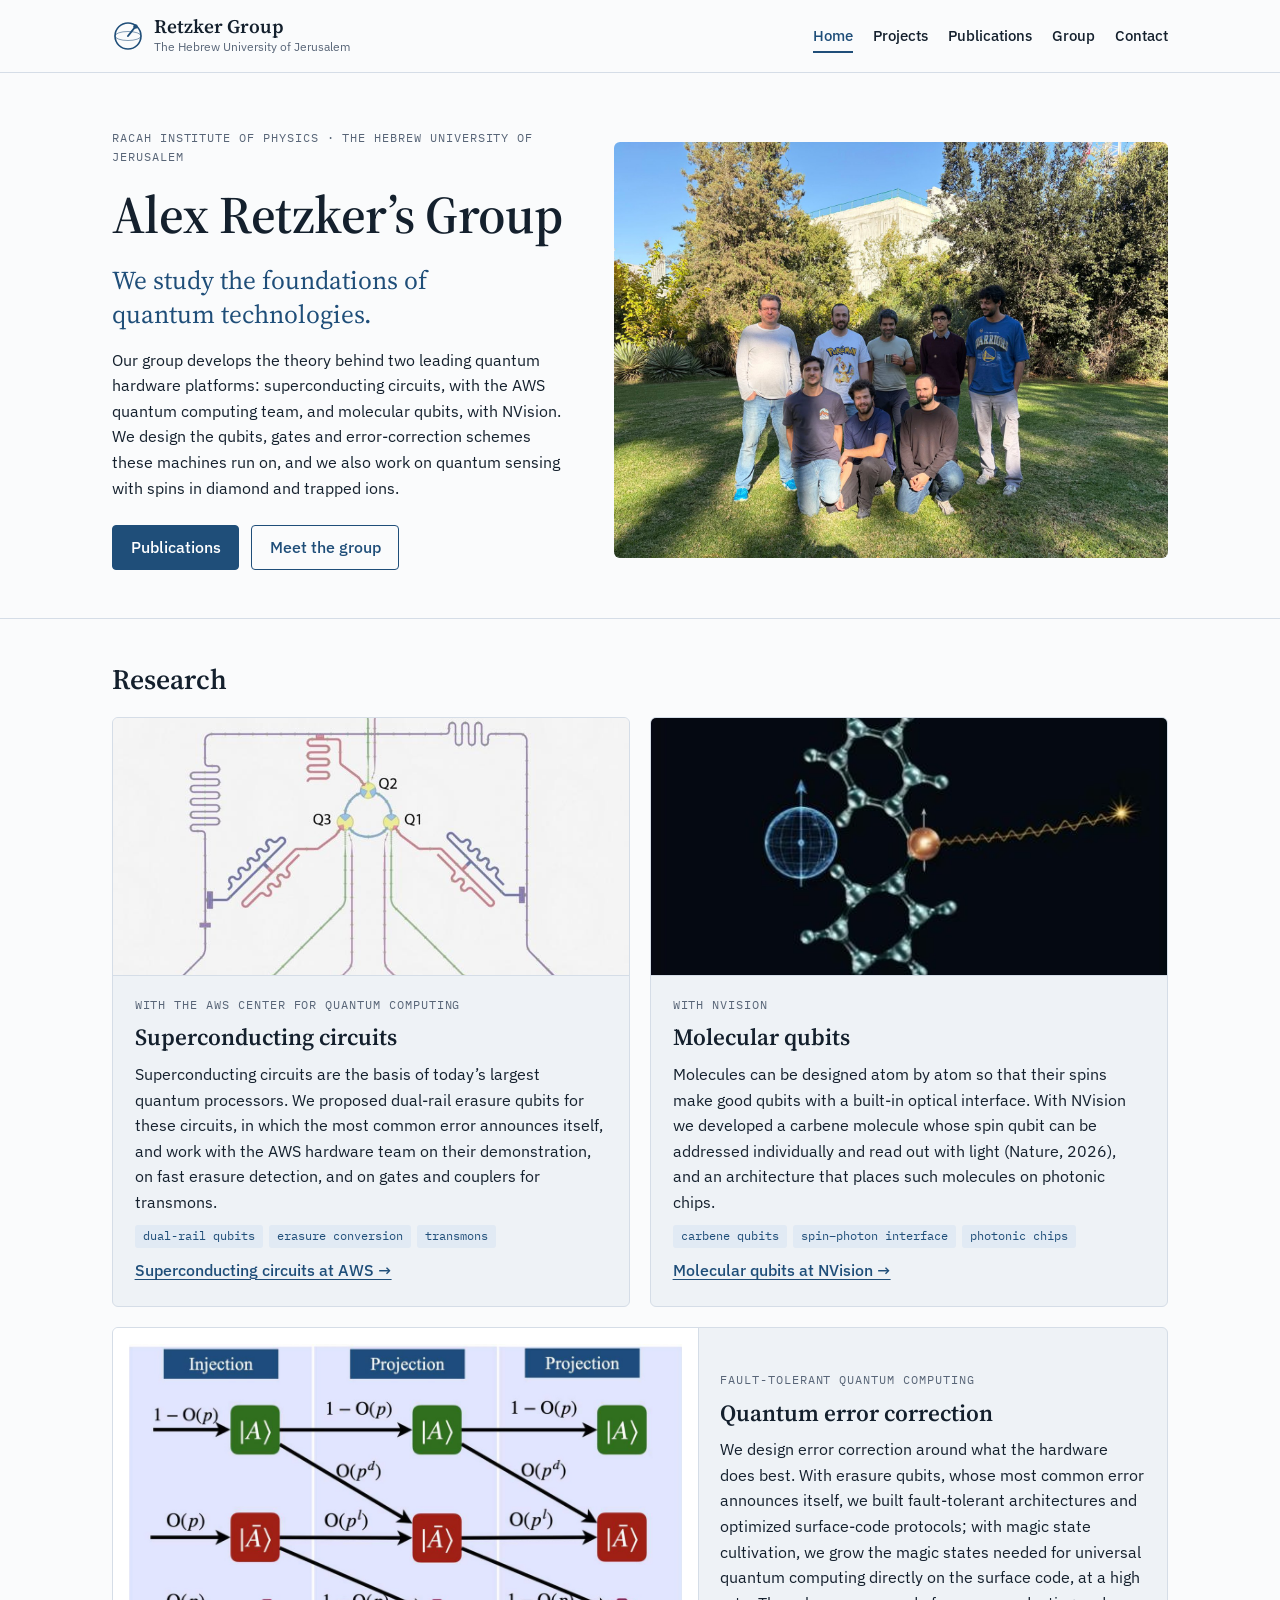
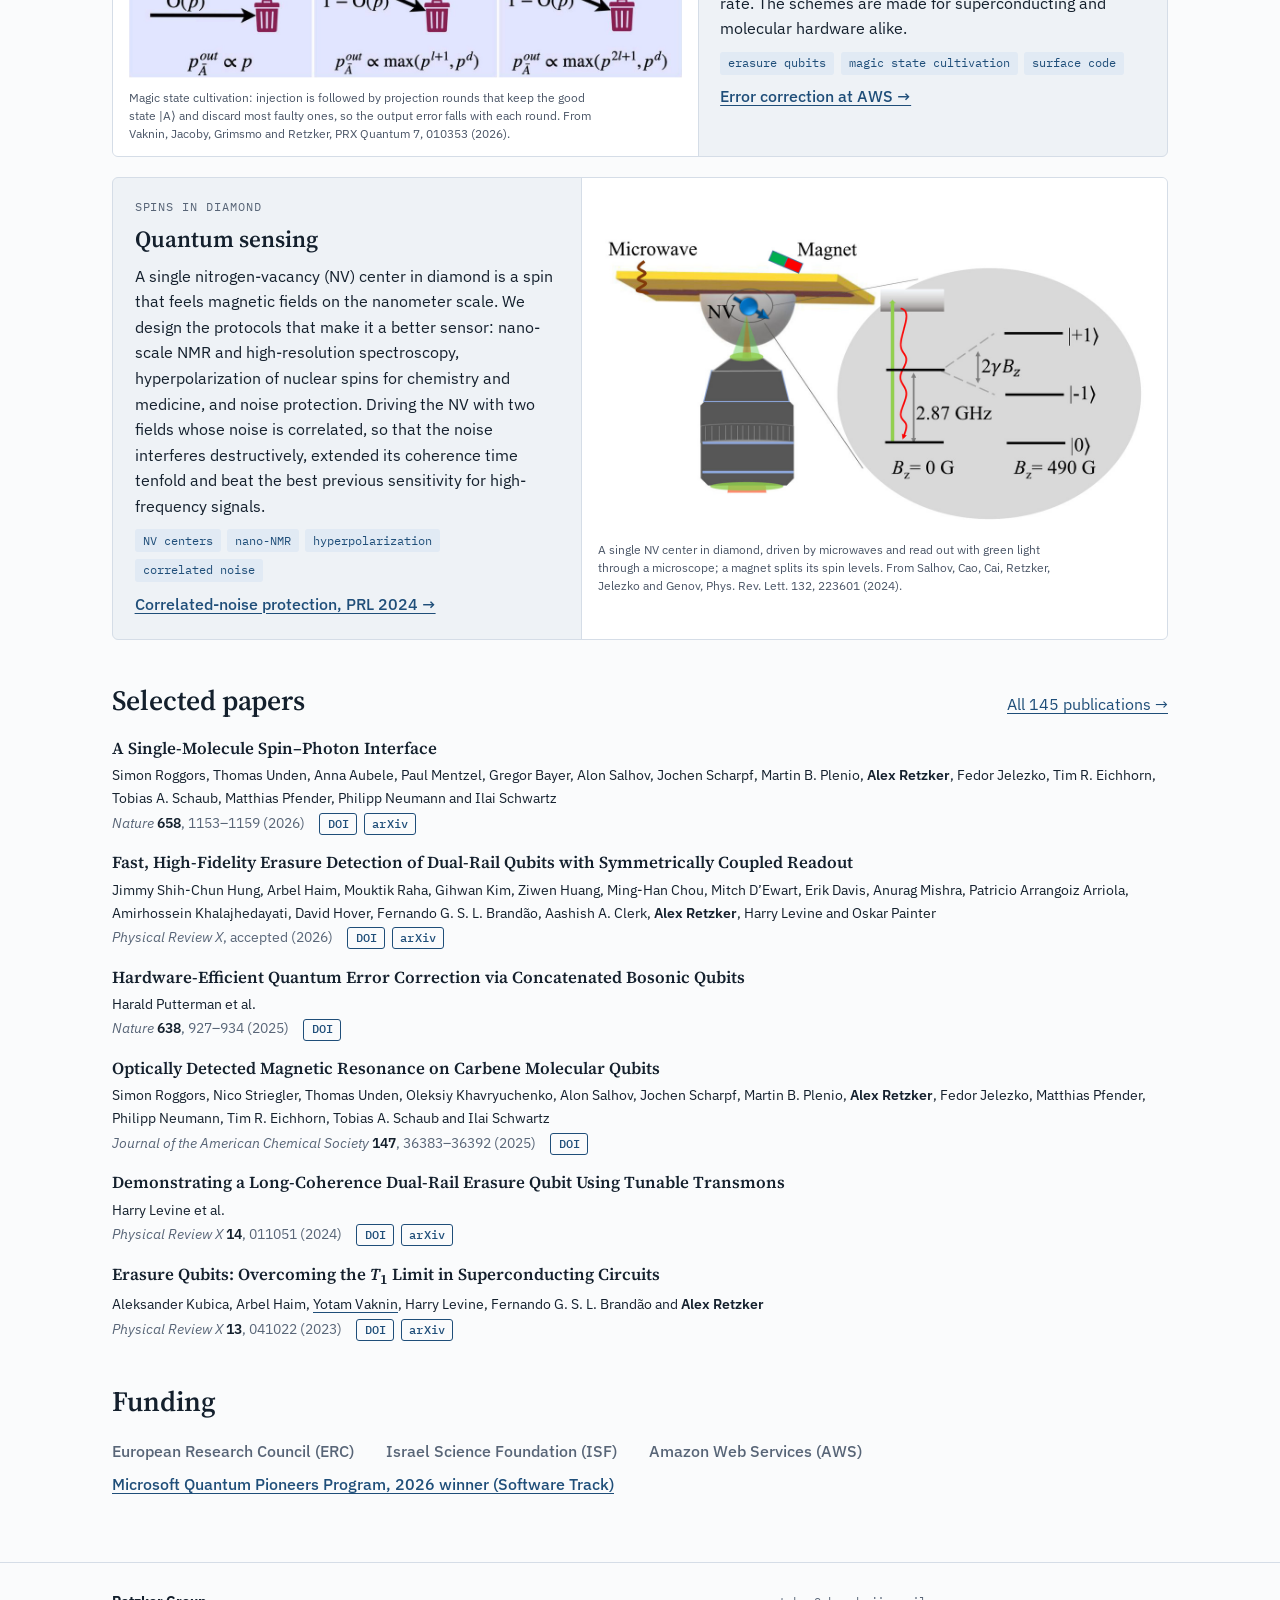
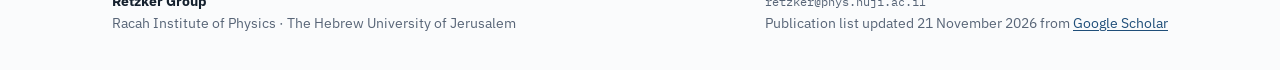
<file: index.html>
<!doctype html>
<html lang="en">
<head>
<meta charset="utf-8">
<meta name="viewport" content="width=device-width, initial-scale=1, viewport-fit=cover">
<title>Retzker Group</title>
<meta name="claude:viewport-fit-sides" content="cover">
<meta name="description" content="Our group develops the theory behind two leading quantum hardware platforms: superconducting circuits, with the AWS quantum computing team, and molecular qubits, with NVision. We design the qubits, gates and error-correction schemes these machines run on, and we also work on quantum sensing with spins in diamond and trapped ions.">
<link rel="preconnect" href="https://fonts.googleapis.com">
<link rel="preconnect" href="https://fonts.gstatic.com" crossorigin>
<link rel="stylesheet" href="https://fonts.googleapis.com/css2?family=IBM+Plex+Mono:wght@400;500&family=IBM+Plex+Sans:ital,wght@0,400;0,500;0,600;1,400&family=Source+Serif+4:opsz,wght@8..60,500;8..60,600&display=swap">
<link rel="stylesheet" href="assets/style.css?v=994333ea">
</head>
<body>
<header class="site-head"><div class="wrap head-row"><a class="brand" href="index.html"><svg class="mark" viewBox="0 0 32 32" aria-hidden="true"><circle cx="16" cy="16" r="13" fill="none" stroke="currentColor" stroke-width="1.6"/><ellipse cx="16" cy="16" rx="13" ry="4.5" fill="none" stroke="currentColor" stroke-width="1" opacity=".55"/><line x1="16" y1="16" x2="23.5" y2="6.5" stroke="currentColor" stroke-width="2" stroke-linecap="round"/><circle cx="23.5" cy="6.5" r="2.2" fill="currentColor"/></svg><span><b>Retzker Group</b><small>The Hebrew University of Jerusalem</small></span></a><nav class="nav" aria-label="Main"><a href="index.html" aria-current="page">Home</a><a href="projects.html">Projects</a><a href="publications.html">Publications</a><a href="group.html">Group</a><a href="contact.html">Contact</a></nav></div></header>
<main id="main"><section class="hero"><div class="wrap hero-grid"><div class="hero-text"><p class="eyebrow">Racah Institute of Physics &#183; The Hebrew University of Jerusalem</p><h1>Alex Retzker&#8217;s Group</h1><p class="lead">We study the foundations of quantum technologies.</p><p class="hero-sub">Our group develops the theory behind two leading quantum hardware platforms: superconducting circuits, with the AWS quantum computing team, and molecular qubits, with NVision. We design the qubits, gates and error-correction schemes these machines run on, and we also work on quantum sensing with spins in diamond and trapped ions.</p><p class="hero-actions"><a class="btn" href="publications.html">Publications</a><a class="btn btn-quiet" href="group.html">Meet the group</a></p></div><figure class="hero-fig mat-dark"><a href="group.html"><img src="images/group.jpg?v=2" width="1600" height="1200" alt="The group standing and kneeling on a lawn in front of trees at the Hebrew University"></a></figure></div></section><section class="band"><div class="wrap"><h2>Research</h2><div class="features"><article class="feature"><img src="images/aws/dual-rail-chip.jpg" alt="False-colored image of a three-transmon superconducting chip" loading="lazy"><div class="feature-body"><p class="eyebrow">With the AWS Center for Quantum Computing</p><h3>Superconducting circuits</h3><p>Superconducting circuits are the basis of today&#8217;s largest quantum processors. We proposed dual-rail erasure qubits for these circuits, in which the most common error announces itself, and work with the AWS hardware team on their demonstration, on fast erasure detection, and on gates and couplers for transmons.</p><p class="tags"><span>dual-rail qubits</span><span>erasure conversion</span><span>transmons</span></p><p><a class="more" href="projects.html#aws">Superconducting circuits at AWS &#8594;</a></p></div></article><article class="feature"><img src="images/nvision/carbene.jpg" alt="The carbene molecule with its nuclear spin and photon-emitting electron spin" loading="lazy"><div class="feature-body"><p class="eyebrow">With NVision</p><h3>Molecular qubits</h3><p>Molecules can be designed atom by atom so that their spins make good qubits with a built-in optical interface. With NVision we developed a carbene molecule whose spin qubit can be addressed individually and read out with light (Nature, 2026), and an architecture that places such molecules on photonic chips.</p><p class="tags"><span>carbene qubits</span><span>spin&#8211;photon interface</span><span>photonic chips</span></p><p><a class="more" href="projects.html#nvision">Molecular qubits at NVision &#8594;</a></p></div></article><article class="feature feature-wide"><figure class="feature-fig"><img src="images/qec/magic-state-cultivation.jpg" alt="Diagram of magic state cultivation: after injection, each projection round passes the good magic state and discards most faulty ones" loading="lazy"><figcaption>Magic state cultivation: injection is followed by projection rounds that keep the good state |A&#10217; and discard most faulty ones, so the output error falls with each round. From Vaknin, Jacoby, Grimsmo and Retzker, PRX Quantum 7, 010353 (2026).</figcaption></figure><div class="feature-body"><p class="eyebrow">Fault-tolerant quantum computing</p><h3>Quantum error correction</h3><p>We design error correction around what the hardware does best. With erasure qubits, whose most common error announces itself, we built fault-tolerant architectures and optimized surface-code protocols; with magic state cultivation, we grow the magic states needed for universal quantum computing directly on the surface code, at a high rate. The schemes are made for superconducting and molecular hardware alike.</p><p class="tags"><span>erasure qubits</span><span>magic state cultivation</span><span>surface code</span></p><p><a class="more" href="projects.html#aws">Error correction at AWS &#8594;</a></p></div></article><article class="feature feature-wide feature-reverse"><figure class="feature-fig"><img src="images/sensing/nv-diamond-setup.jpg" alt="Experimental setup: a diamond with a single NV center under a microscope objective, driven by microwaves in a magnetic field, with the NV energy levels" loading="lazy"><figcaption>A single NV center in diamond, driven by microwaves and read out with green light through a microscope; a magnet splits its spin levels. From Salhov, Cao, Cai, Retzker, Jelezko and Genov, Phys. Rev. Lett. 132, 223601 (2024).</figcaption></figure><div class="feature-body"><p class="eyebrow">Spins in diamond</p><h3>Quantum sensing</h3><p>A single nitrogen-vacancy (NV) center in diamond is a spin that feels magnetic fields on the nanometer scale. We design the protocols that make it a better sensor: nano-scale NMR and high-resolution spectroscopy, hyperpolarization of nuclear spins for chemistry and medicine, and noise protection. Driving the NV with two fields whose noise is correlated, so that the noise interferes destructively, extended its coherence time tenfold and beat the best previous sensitivity for high-frequency signals.</p><p class="tags"><span>NV centers</span><span>nano-NMR</span><span>hyperpolarization</span><span>correlated noise</span></p><p><a class="more" href="https://doi.org/10.1103/PhysRevLett.132.223601">Correlated-noise protection, PRL 2024 &#8594;</a></p></div></article></div></div></section><section class="band"><div class="wrap"><div class="h2-row"><h2>Selected papers</h2><a href="publications.html">All 145 publications &#8594;</a></div><ol class="pubs"><li class="pub" data-kind="article" data-search="a single-molecule spin&#8211;photon interface nature 658, 1153&#8211;1159 (2026) simon roggors thomas unden anna aubele paul mentzel gregor bayer alon salhov jochen scharpf martin b. plenio alex retzker fedor jelezko tim r. eichhorn tobias a. schaub matthias pfender philipp neumann ilai schwartz"><div class="pub-body"><a class="pub-title" href="https://doi.org/10.1038/s41586-026-11147-6">A Single-Molecule Spin&#8211;Photon Interface</a><p class="pub-authors">Simon Roggors, Thomas Unden, Anna Aubele, Paul Mentzel, Gregor Bayer, Alon Salhov, Jochen Scharpf, Martin B. Plenio, <b>Alex Retzker</b>, Fedor Jelezko, Tim R. Eichhorn, Tobias A. Schaub, Matthias Pfender, Philipp Neumann and Ilai Schwartz</p><p class="pub-venue"><span><em>Nature</em> <strong>658</strong>, 1153&#8211;1159 (2026)</span><span class="pub-links"><a class="chip-link" href="https://doi.org/10.1038/s41586-026-11147-6">DOI</a><a class="chip-link" href="https://arxiv.org/abs/2605.10077">arXiv</a></span></p></div></li><li class="pub" data-kind="article" data-search="fast, high-fidelity erasure detection of dual-rail qubits with symmetrically coupled readout physical review x, accepted (2026) jimmy shih-chun hung arbel haim mouktik raha gihwan kim ziwen huang ming-han chou mitch d&#8217;ewart erik davis anurag mishra patricio arrangoiz arriola amirhossein khalajhedayati david hover fernando g. s. l. brand&#227;o aashish a. clerk alex retzker harry levine oskar painter"><div class="pub-body"><a class="pub-title" href="https://doi.org/10.1103/54jp-hwdd">Fast, High-Fidelity Erasure Detection of Dual-Rail Qubits with Symmetrically Coupled Readout</a><p class="pub-authors">Jimmy Shih-Chun Hung, Arbel Haim, Mouktik Raha, Gihwan Kim, Ziwen Huang, Ming-Han Chou, Mitch D&#8217;Ewart, Erik Davis, Anurag Mishra, Patricio Arrangoiz Arriola, Amirhossein Khalajhedayati, David Hover, Fernando G. S. L. Brand&#227;o, Aashish A. Clerk, <b>Alex Retzker</b>, Harry Levine and Oskar Painter</p><p class="pub-venue"><span><em>Physical Review X</em>, accepted (2026)</span><span class="pub-links"><a class="chip-link" href="https://doi.org/10.1103/54jp-hwdd">DOI</a><a class="chip-link" href="https://arxiv.org/abs/2604.16292">arXiv</a></span></p></div></li><li class="pub" data-kind="article" data-search="hardware-efficient quantum error correction via concatenated bosonic qubits nature 638, 927&#8211;934 (2025) harald putterman"><div class="pub-body"><a class="pub-title" href="https://doi.org/10.1038/s41586-025-08642-7">Hardware-Efficient Quantum Error Correction via Concatenated Bosonic Qubits</a><p class="pub-authors">Harald Putterman et al.</p><p class="pub-venue"><span><em>Nature</em> <strong>638</strong>, 927&#8211;934 (2025)</span><span class="pub-links"><a class="chip-link" href="https://doi.org/10.1038/s41586-025-08642-7">DOI</a></span></p></div></li><li class="pub" data-kind="article" data-search="optically detected magnetic resonance on carbene molecular qubits journal of the american chemical society 147, 36383&#8211;36392 (2025) simon roggors nico striegler thomas unden oleksiy khavryuchenko alon salhov jochen scharpf martin b. plenio alex retzker fedor jelezko matthias pfender philipp neumann tim r. eichhorn tobias a. schaub ilai schwartz"><div class="pub-body"><a class="pub-title" href="https://doi.org/10.1021/jacs.5c10272">Optically Detected Magnetic Resonance on Carbene Molecular Qubits</a><p class="pub-authors">Simon Roggors, Nico Striegler, Thomas Unden, Oleksiy Khavryuchenko, Alon Salhov, Jochen Scharpf, Martin B. Plenio, <b>Alex Retzker</b>, Fedor Jelezko, Matthias Pfender, Philipp Neumann, Tim R. Eichhorn, Tobias A. Schaub and Ilai Schwartz</p><p class="pub-venue"><span><em>Journal of the American Chemical Society</em> <strong>147</strong>, 36383&#8211;36392 (2025)</span><span class="pub-links"><a class="chip-link" href="https://doi.org/10.1021/jacs.5c10272">DOI</a></span></p></div></li><li class="pub" data-kind="article" data-search="demonstrating a long-coherence dual-rail erasure qubit using tunable transmons physical review x 14, 011051 (2024) harry levine"><div class="pub-body"><a class="pub-title" href="https://doi.org/10.1103/physrevx.14.011051">Demonstrating a Long-Coherence Dual-Rail Erasure Qubit Using Tunable Transmons</a><p class="pub-authors">Harry Levine et al.</p><p class="pub-venue"><span><em>Physical Review X</em> <strong>14</strong>, 011051 (2024)</span><span class="pub-links"><a class="chip-link" href="https://doi.org/10.1103/physrevx.14.011051">DOI</a><a class="chip-link" href="https://arxiv.org/abs/2307.08737">arXiv</a></span></p></div></li><li class="pub" data-kind="article" data-search="erasure qubits: overcoming the t1 limit in superconducting circuits physical review x 13, 041022 (2023) aleksander kubica arbel haim yotam vaknin harry levine fernando g. s. l. brand&#227;o alex retzker"><div class="pub-body"><a class="pub-title" href="https://doi.org/10.1103/physrevx.13.041022">Erasure Qubits: Overcoming the <em>T</em><sub>1</sub> Limit in Superconducting Circuits</a><p class="pub-authors">Aleksander Kubica, Arbel Haim, <a class="member-link" href="group/yotam-vaknin.html">Yotam Vaknin</a>, Harry Levine, Fernando G. S. L. Brand&#227;o and <b>Alex Retzker</b></p><p class="pub-venue"><span><em>Physical Review X</em> <strong>13</strong>, 041022 (2023)</span><span class="pub-links"><a class="chip-link" href="https://doi.org/10.1103/physrevx.13.041022">DOI</a><a class="chip-link" href="https://arxiv.org/abs/2208.05461">arXiv</a></span></p></div></li></ol></div></section><section class="band band-last"><div class="wrap"><h2>Funding</h2><ul class="funders"><li>European Research Council (ERC)</li><li>Israel Science Foundation (ISF)</li><li>Amazon Web Services (AWS)</li><li><a href="https://quantum.microsoft.com/en-us/insights/blogs/announcing-latest-winners-and-finalists-of-the-quantum-pioneers-program">Microsoft Quantum Pioneers Program, 2026 winner (Software Track)</a></li></ul></div></section></main>
<footer class="site-foot"><div class="wrap foot-row"><div><b>Retzker Group</b><br>Racah Institute of Physics &#183; The Hebrew University of Jerusalem</div><div><span class="mono">retzker@phys.huji.ac.il</span><br>Publication list updated 21 November 2026 from <a href="https://scholar.google.com/citations?user=L9YvPXkAAAAJ&amp;hl=en">Google Scholar</a></div></div></footer>
<script src="assets/site.js?v=994333ea"></script>
</body>
</html>
</file>
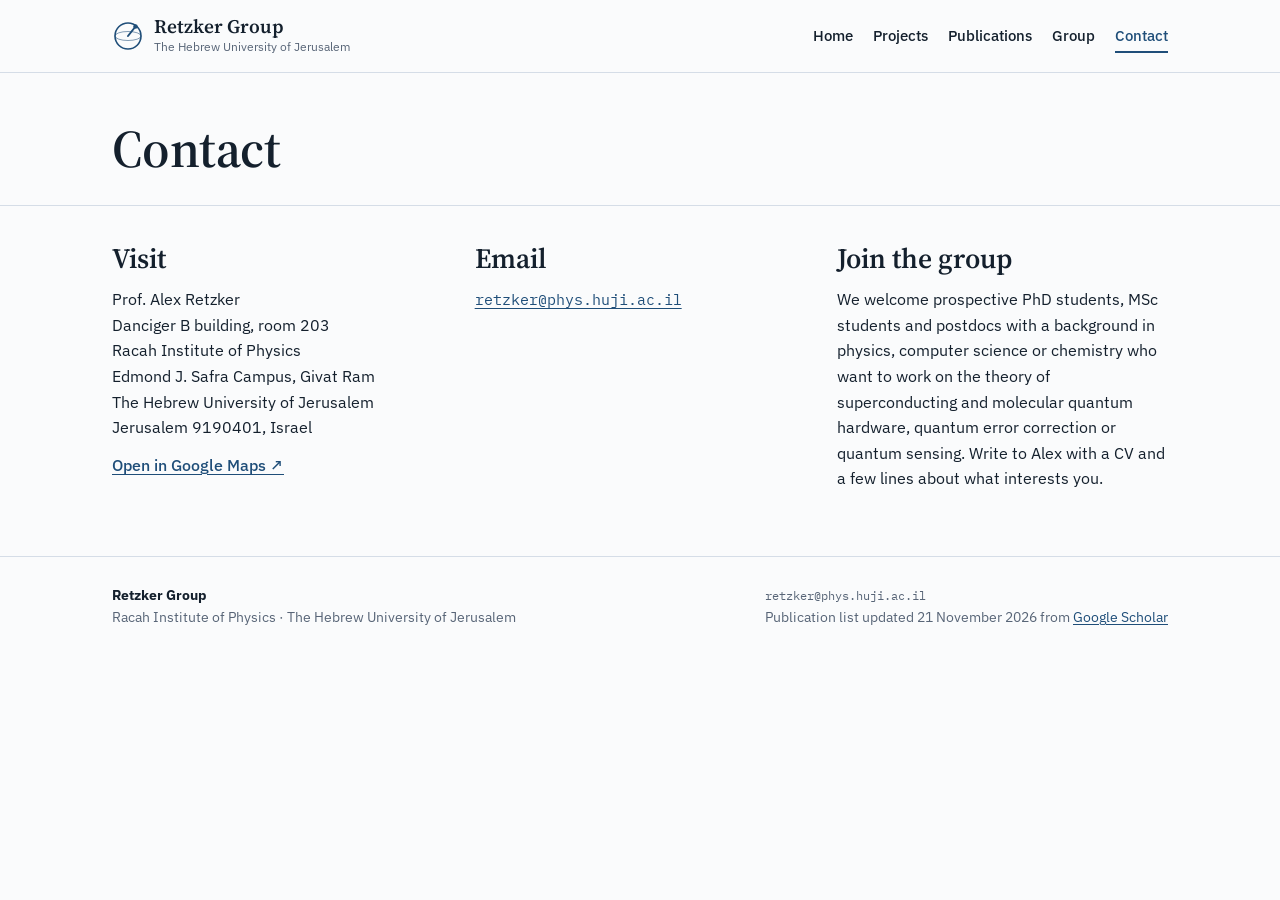
<file: contact.html>
<!doctype html>
<html lang="en">
<head>
<meta charset="utf-8">
<meta name="viewport" content="width=device-width, initial-scale=1, viewport-fit=cover">
<title>Contact &#183; Retzker Group</title>
<meta name="claude:viewport-fit-sides" content="cover">
<meta name="description" content="How to reach Alex Retzker&#8217;s group in Jerusalem.">
<link rel="preconnect" href="https://fonts.googleapis.com">
<link rel="preconnect" href="https://fonts.gstatic.com" crossorigin>
<link rel="stylesheet" href="https://fonts.googleapis.com/css2?family=IBM+Plex+Mono:wght@400;500&family=IBM+Plex+Sans:ital,wght@0,400;0,500;0,600;1,400&family=Source+Serif+4:opsz,wght@8..60,500;8..60,600&display=swap">
<link rel="stylesheet" href="assets/style.css?v=994333ea">
</head>
<body>
<header class="site-head"><div class="wrap head-row"><a class="brand" href="index.html"><svg class="mark" viewBox="0 0 32 32" aria-hidden="true"><circle cx="16" cy="16" r="13" fill="none" stroke="currentColor" stroke-width="1.6"/><ellipse cx="16" cy="16" rx="13" ry="4.5" fill="none" stroke="currentColor" stroke-width="1" opacity=".55"/><line x1="16" y1="16" x2="23.5" y2="6.5" stroke="currentColor" stroke-width="2" stroke-linecap="round"/><circle cx="23.5" cy="6.5" r="2.2" fill="currentColor"/></svg><span><b>Retzker Group</b><small>The Hebrew University of Jerusalem</small></span></a><nav class="nav" aria-label="Main"><a href="index.html">Home</a><a href="projects.html">Projects</a><a href="publications.html">Publications</a><a href="group.html">Group</a><a href="contact.html" aria-current="page">Contact</a></nav></div></header>
<main id="main"><section class="page-head"><div class="wrap"><h1>Contact</h1></div></section><div class="wrap contact"><section><h2>Visit</h2><address>Prof. Alex Retzker<br>Danciger B building, room 203<br>Racah Institute of Physics<br>Edmond J. Safra Campus, Givat Ram<br>The Hebrew University of Jerusalem<br>Jerusalem 9190401, Israel</address><p><a class="ext" href="https://www.google.com/maps/search/?api=1&amp;query=Danciger+B+Building+Hebrew+University+Givat+Ram+Jerusalem">Open in Google Maps &#8599;</a></p></section><section><h2>Email</h2><p><a class="email" href="mailto:retzker@phys.huji.ac.il">retzker@phys.huji.ac.il</a></p></section><section><h2>Join the group</h2><p>We welcome prospective PhD students, MSc students and postdocs with a background in physics, computer science or chemistry who want to work on the theory of superconducting and molecular quantum hardware, quantum error correction or quantum sensing. Write to Alex with a CV and a few lines about what interests you.</p></section></div></main>
<footer class="site-foot"><div class="wrap foot-row"><div><b>Retzker Group</b><br>Racah Institute of Physics &#183; The Hebrew University of Jerusalem</div><div><span class="mono">retzker@phys.huji.ac.il</span><br>Publication list updated 21 November 2026 from <a href="https://scholar.google.com/citations?user=L9YvPXkAAAAJ&amp;hl=en">Google Scholar</a></div></div></footer>
<script src="assets/site.js?v=994333ea"></script>
</body>
</html>
</file>
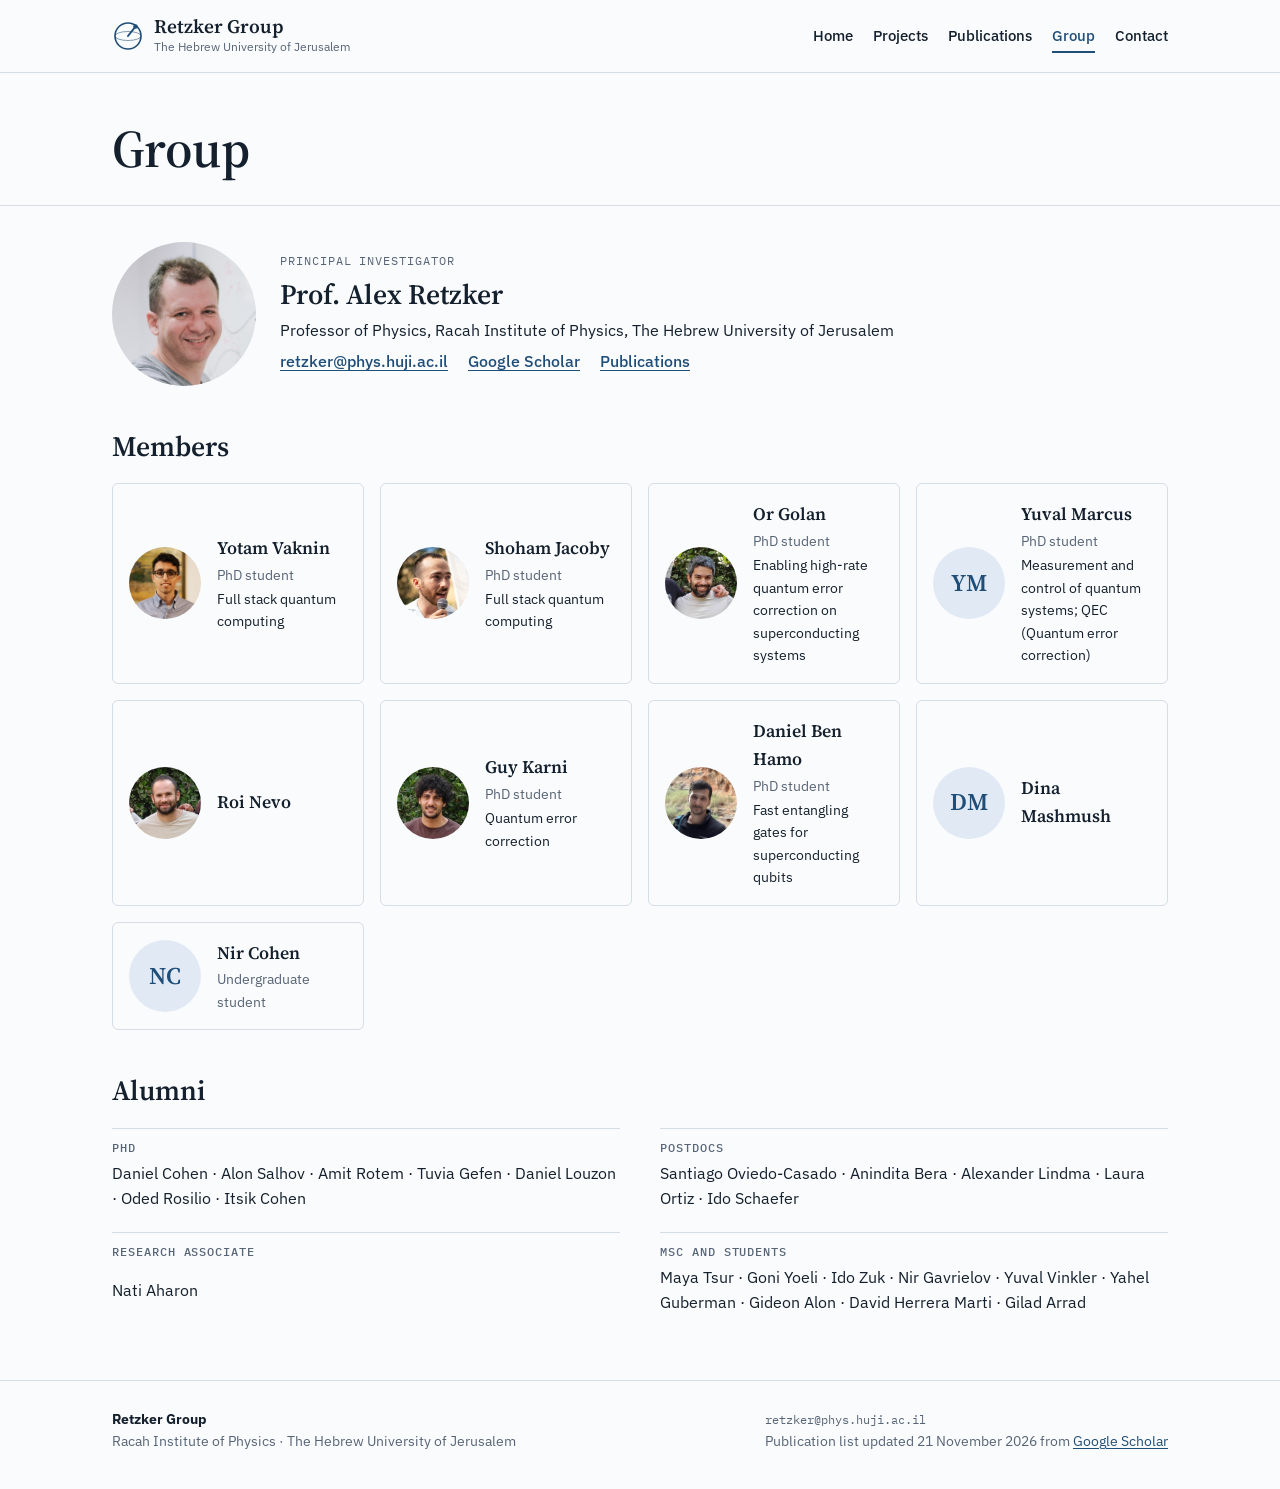
<file: group.html>
<!doctype html>
<html lang="en">
<head>
<meta charset="utf-8">
<meta name="viewport" content="width=device-width, initial-scale=1, viewport-fit=cover">
<title>Group &#183; Retzker Group</title>
<meta name="claude:viewport-fit-sides" content="cover">
<meta name="description" content="Members and alumni of Alex Retzker&#8217;s group.">
<link rel="preconnect" href="https://fonts.googleapis.com">
<link rel="preconnect" href="https://fonts.gstatic.com" crossorigin>
<link rel="stylesheet" href="https://fonts.googleapis.com/css2?family=IBM+Plex+Mono:wght@400;500&family=IBM+Plex+Sans:ital,wght@0,400;0,500;0,600;1,400&family=Source+Serif+4:opsz,wght@8..60,500;8..60,600&display=swap">
<link rel="stylesheet" href="assets/style.css?v=994333ea">
</head>
<body>
<header class="site-head"><div class="wrap head-row"><a class="brand" href="index.html"><svg class="mark" viewBox="0 0 32 32" aria-hidden="true"><circle cx="16" cy="16" r="13" fill="none" stroke="currentColor" stroke-width="1.6"/><ellipse cx="16" cy="16" rx="13" ry="4.5" fill="none" stroke="currentColor" stroke-width="1" opacity=".55"/><line x1="16" y1="16" x2="23.5" y2="6.5" stroke="currentColor" stroke-width="2" stroke-linecap="round"/><circle cx="23.5" cy="6.5" r="2.2" fill="currentColor"/></svg><span><b>Retzker Group</b><small>The Hebrew University of Jerusalem</small></span></a><nav class="nav" aria-label="Main"><a href="index.html">Home</a><a href="projects.html">Projects</a><a href="publications.html">Publications</a><a href="group.html" aria-current="page">Group</a><a href="contact.html">Contact</a></nav></div></header>
<main id="main"><section class="page-head"><div class="wrap"><h1>Group</h1></div></section><section class="band band-first"><div class="wrap pi"><img class="avatar avatar-pi" src="assets/people/alex-retzker.jpg" alt="Alex Retzker"><div><p class="eyebrow">Principal investigator</p><h2>Prof. Alex Retzker</h2><p>Professor of Physics, Racah Institute of Physics, The Hebrew University of Jerusalem</p><p class="pi-links"><a href="mailto:retzker@phys.huji.ac.il">retzker@phys.huji.ac.il</a><a href="https://scholar.google.com/citations?user=L9YvPXkAAAAJ&amp;hl=en">Google Scholar</a><a href="publications.html">Publications</a></p></div></div></section><section class="band"><div class="wrap"><h2>Members</h2><div class="people"><a class="person" href="group/yotam-vaknin.html"><img class="avatar" src="assets/people/yotamvaknin.jpg" alt="Yotam Vaknin"><span class="person-text"><b>Yotam Vaknin</b><span>PhD student</span><span class="topic">Full stack quantum computing</span></span></a><a class="person" href="group/shoham-jacoby.html"><img class="avatar" src="assets/people/Shoham_Jacoby.png" alt="Shoham Jacoby"><span class="person-text"><b>Shoham Jacoby</b><span>PhD student</span><span class="topic">Full stack quantum computing</span></span></a><a class="person" href="group/or-golan.html"><img class="avatar" src="assets/people/or-golan.jpg" alt="Or Golan"><span class="person-text"><b>Or Golan</b><span>PhD student</span><span class="topic">Enabling high-rate quantum error correction on superconducting systems</span></span></a><a class="person" href="group/yuval-marcus.html"><span class="avatar mono-avatar" aria-hidden="true">YM</span><span class="person-text"><b>Yuval Marcus</b><span>PhD student</span><span class="topic">Measurement and control of quantum systems; QEC (Quantum error correction)</span></span></a><a class="person" href="group/roi-nevo.html"><img class="avatar" src="assets/people/roi-nevo.jpg" alt="Roi Nevo"><span class="person-text"><b>Roi Nevo</b><span></span></span></a><a class="person" href="group/guy-karni.html"><img class="avatar" src="assets/people/guy-karni.jpg" alt="Guy Karni"><span class="person-text"><b>Guy Karni</b><span>PhD student</span><span class="topic">Quantum error correction</span></span></a><a class="person" href="group/daniel-ben-hamo.html"><img class="avatar" src="assets/people/daniel-ben-hamo.jpg" alt="Daniel Ben Hamo"><span class="person-text"><b>Daniel Ben Hamo</b><span>PhD student</span><span class="topic">Fast entangling gates for superconducting qubits</span></span></a><a class="person" href="group/dina-mashmush.html"><span class="avatar mono-avatar" aria-hidden="true">DM</span><span class="person-text"><b>Dina Mashmush</b><span></span></span></a><a class="person" href="group/nir-cohen.html"><span class="avatar mono-avatar" aria-hidden="true">NC</span><span class="person-text"><b>Nir Cohen</b><span>Undergraduate student</span></span></a></div></div></section><section class="band band-last"><div class="wrap"><h2>Alumni</h2><div class="alumni"><div class="alumni-group"><h3>PhD</h3><p>Daniel Cohen &#183; Alon Salhov &#183; Amit Rotem &#183; Tuvia Gefen &#183; Daniel Louzon &#183; Oded Rosilio &#183; Itsik Cohen</p></div><div class="alumni-group"><h3>Postdocs</h3><p>Santiago Oviedo-Casado &#183; Anindita Bera &#183; Alexander Lindma &#183; Laura Ortiz &#183; Ido Schaefer</p></div><div class="alumni-group"><h3>Research associate</h3><p>Nati Aharon</p></div><div class="alumni-group"><h3>MSc and students</h3><p>Maya Tsur &#183; Goni Yoeli &#183; Ido Zuk &#183; Nir Gavrielov &#183; Yuval Vinkler &#183; Yahel Guberman &#183; Gideon Alon &#183; David Herrera Marti &#183; Gilad Arrad</p></div></div></div></section></main>
<footer class="site-foot"><div class="wrap foot-row"><div><b>Retzker Group</b><br>Racah Institute of Physics &#183; The Hebrew University of Jerusalem</div><div><span class="mono">retzker@phys.huji.ac.il</span><br>Publication list updated 21 November 2026 from <a href="https://scholar.google.com/citations?user=L9YvPXkAAAAJ&amp;hl=en">Google Scholar</a></div></div></footer>
<script src="assets/site.js?v=994333ea"></script>
</body>
</html>
</file>
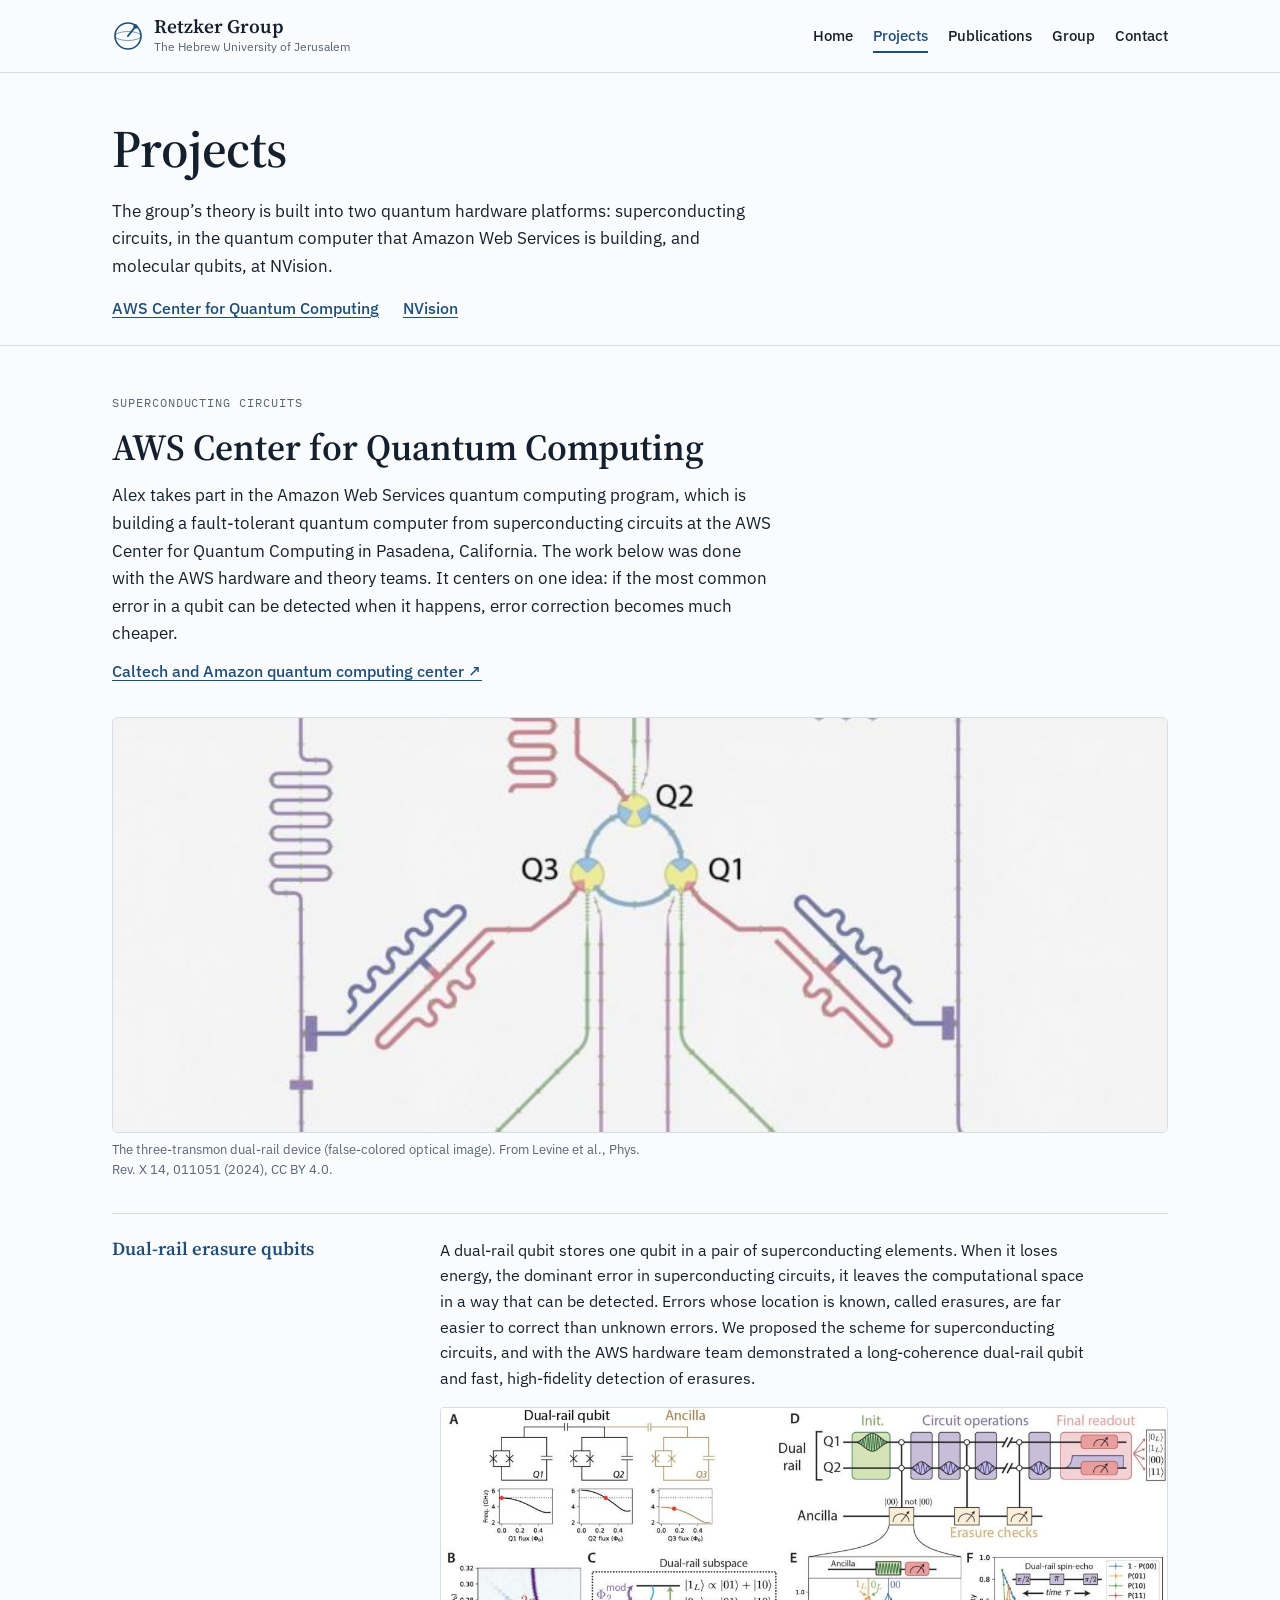
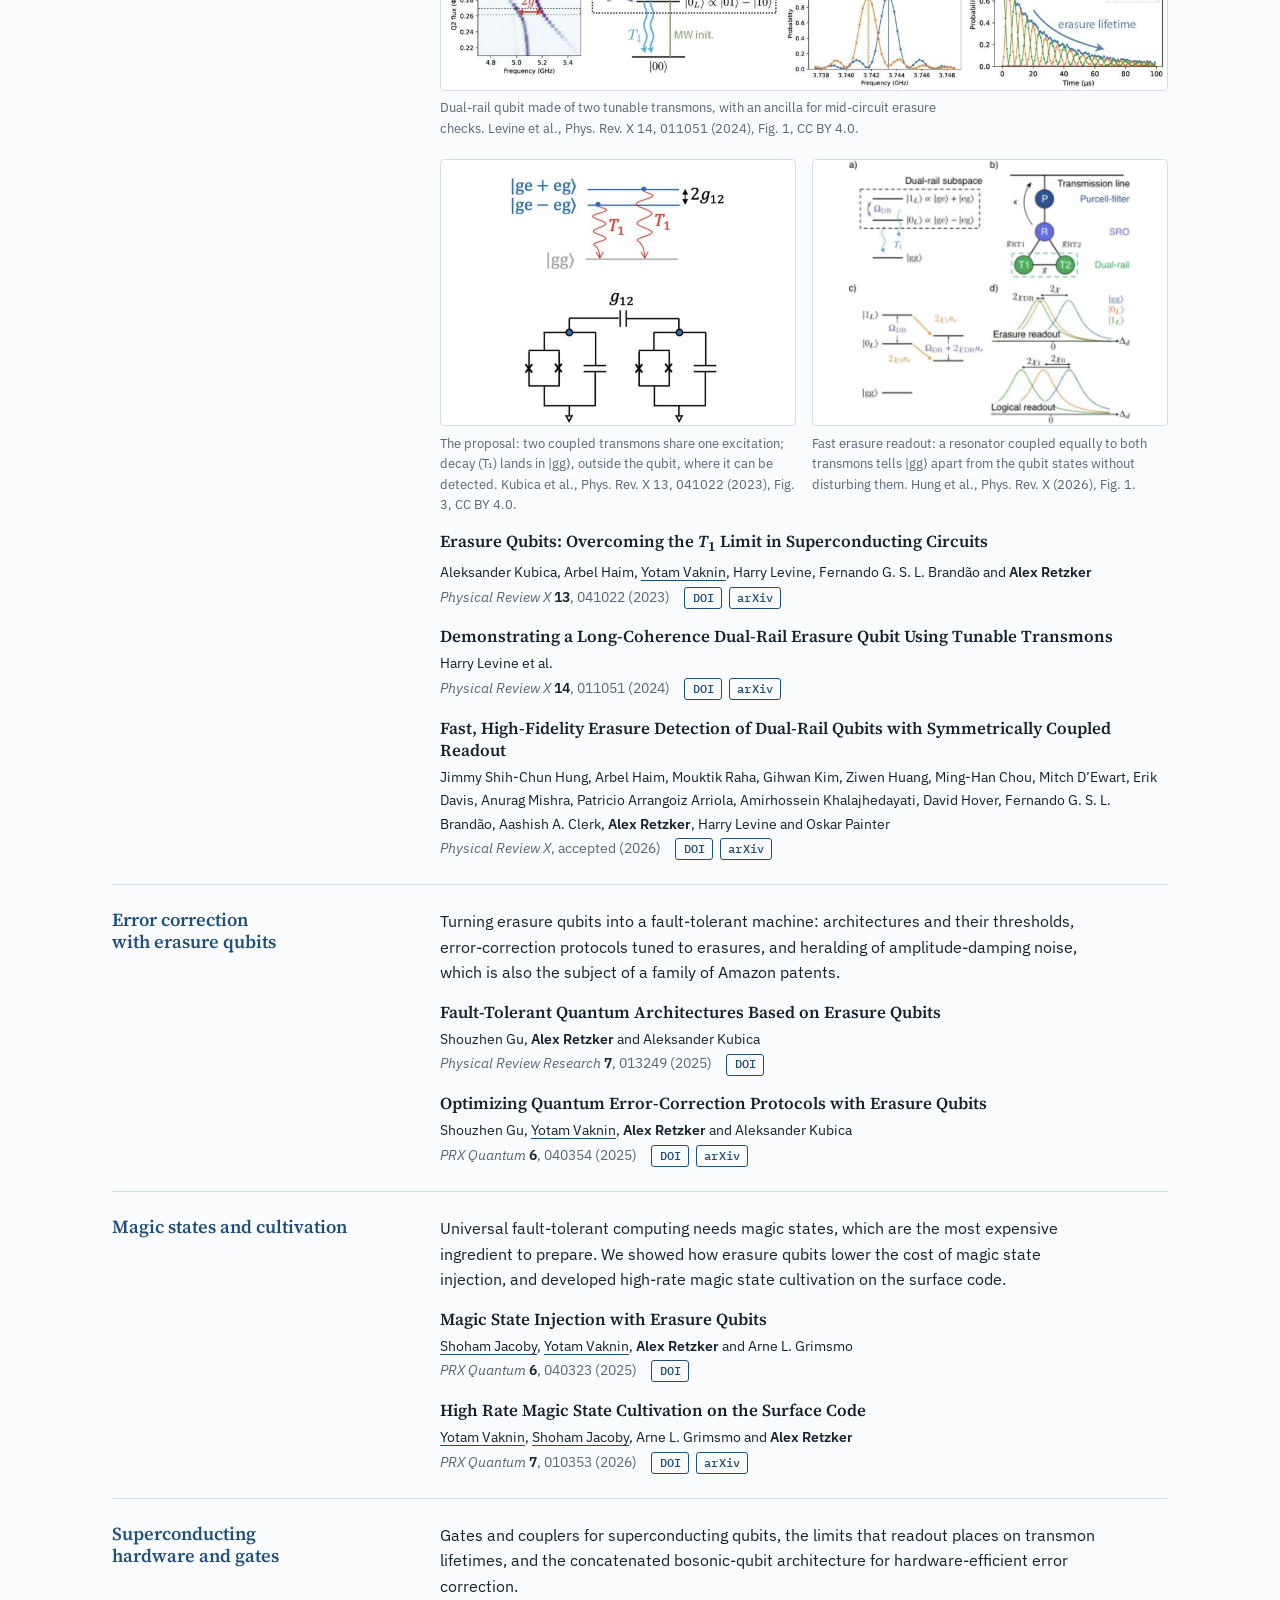
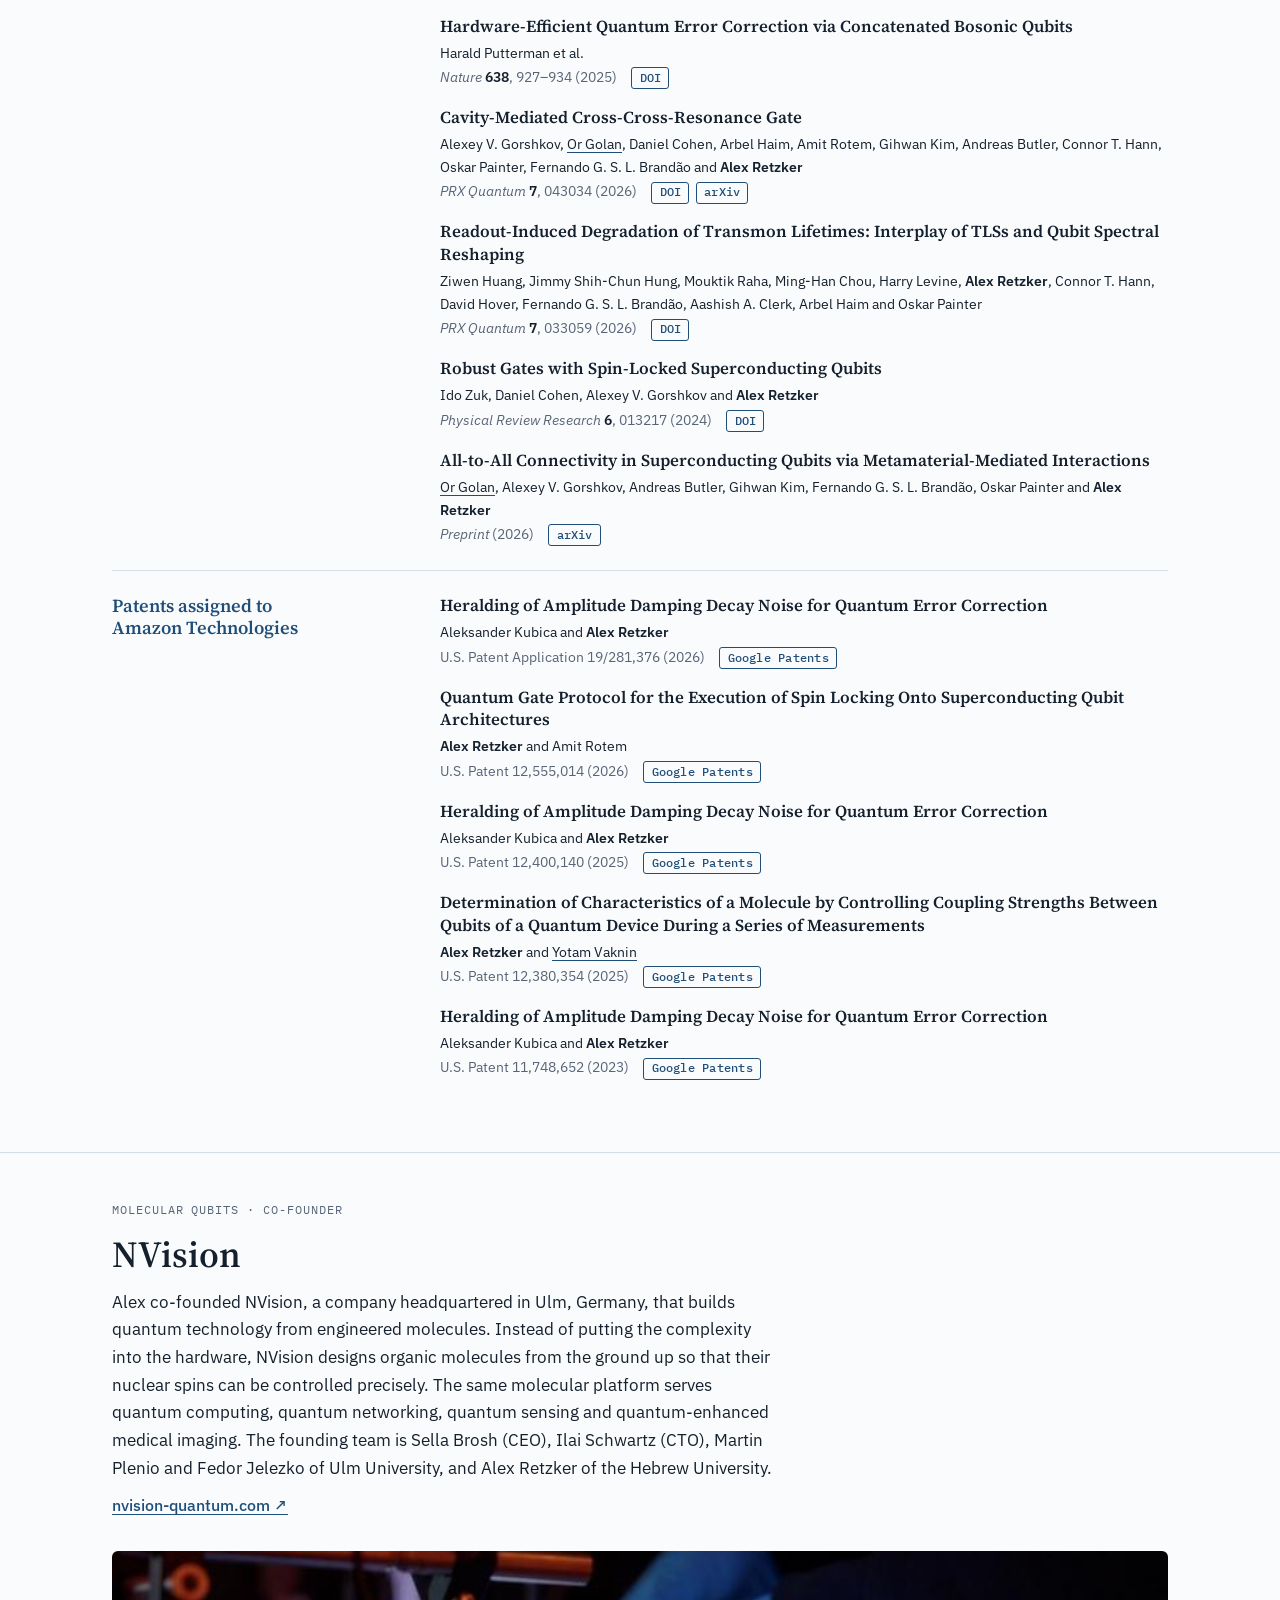
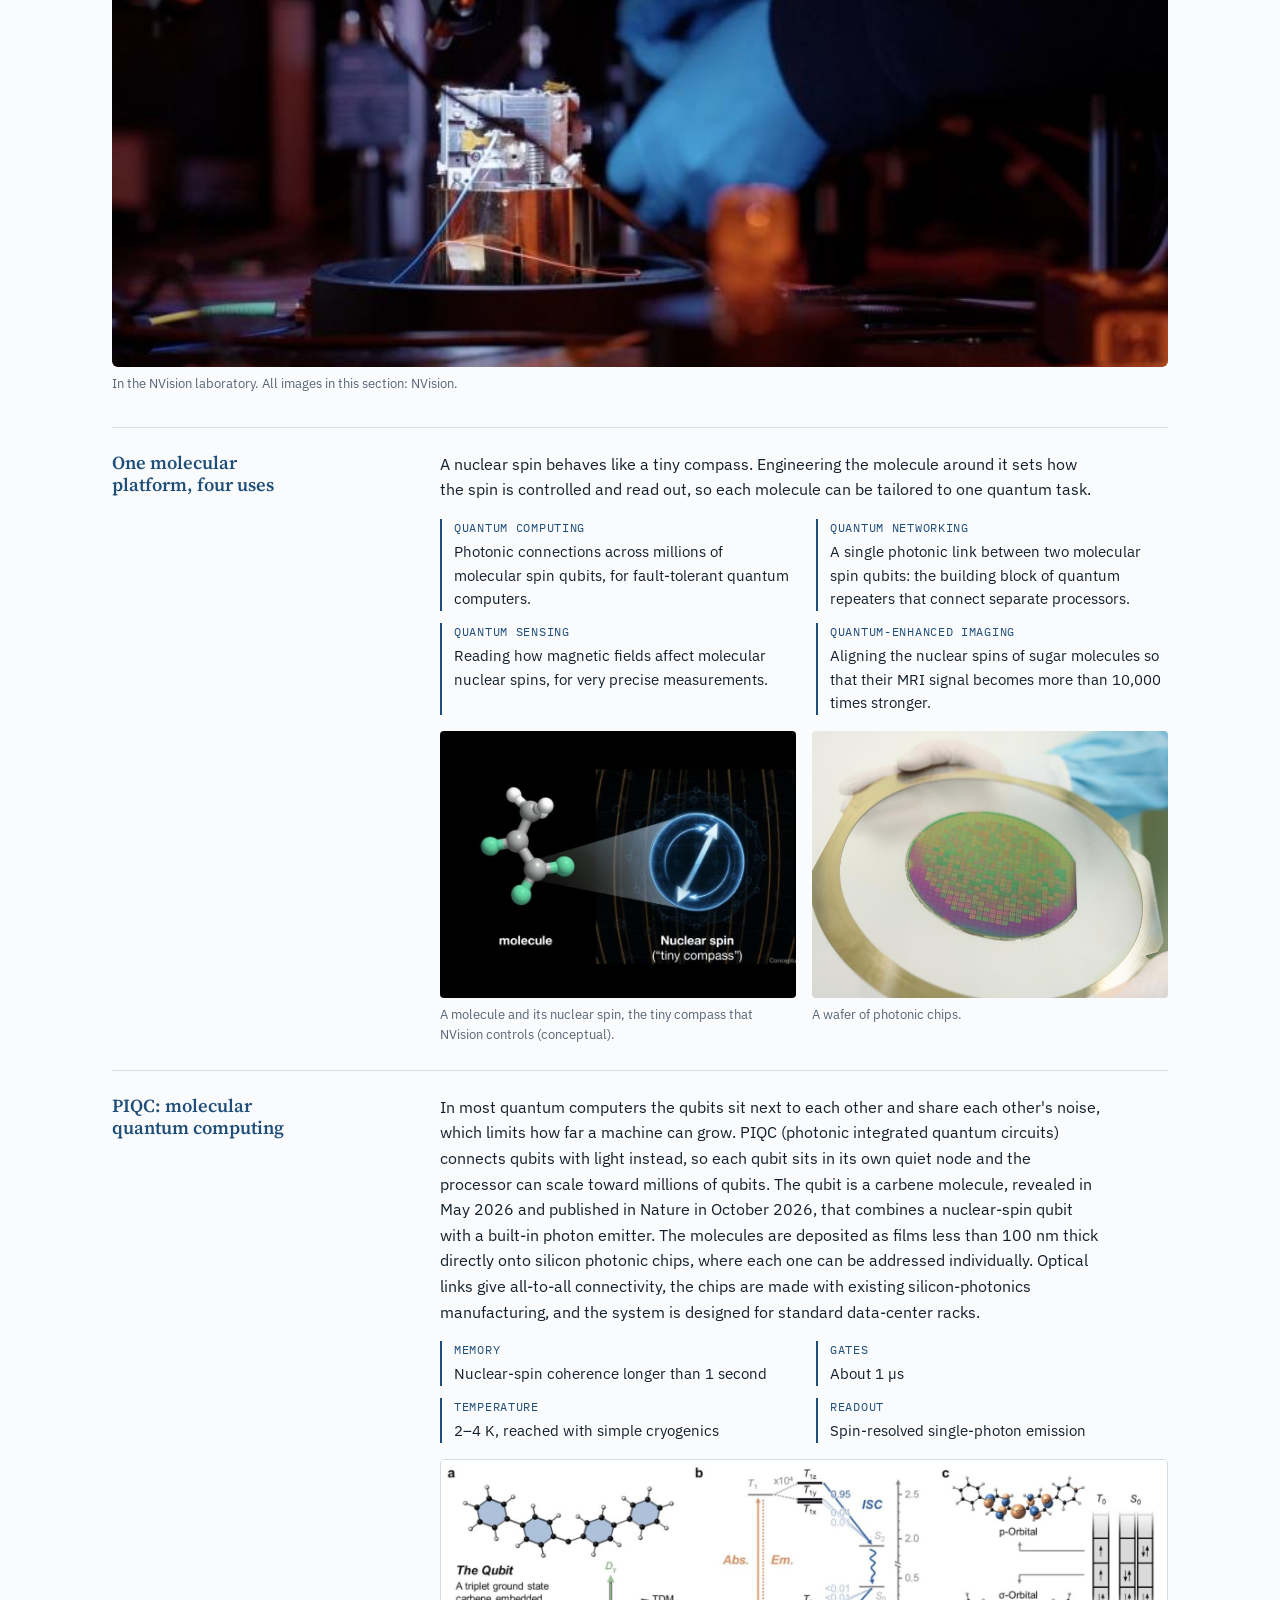
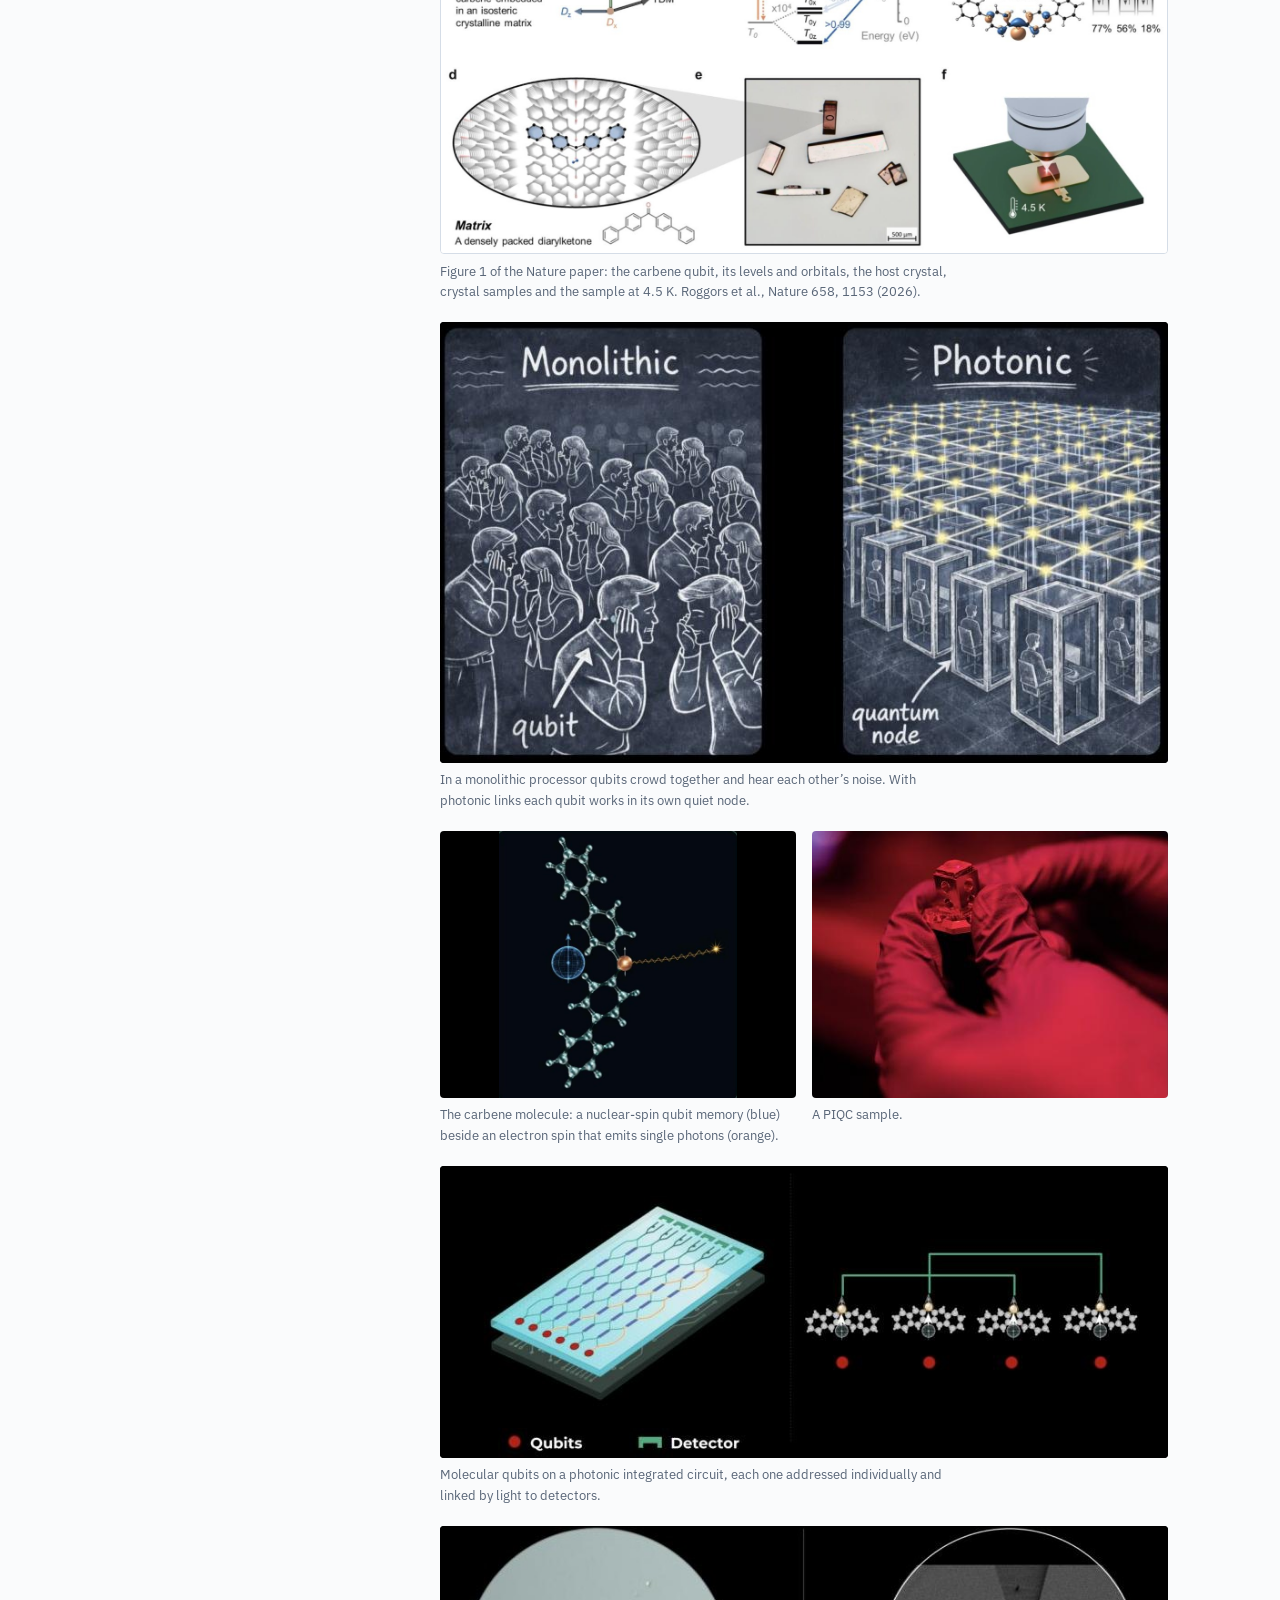
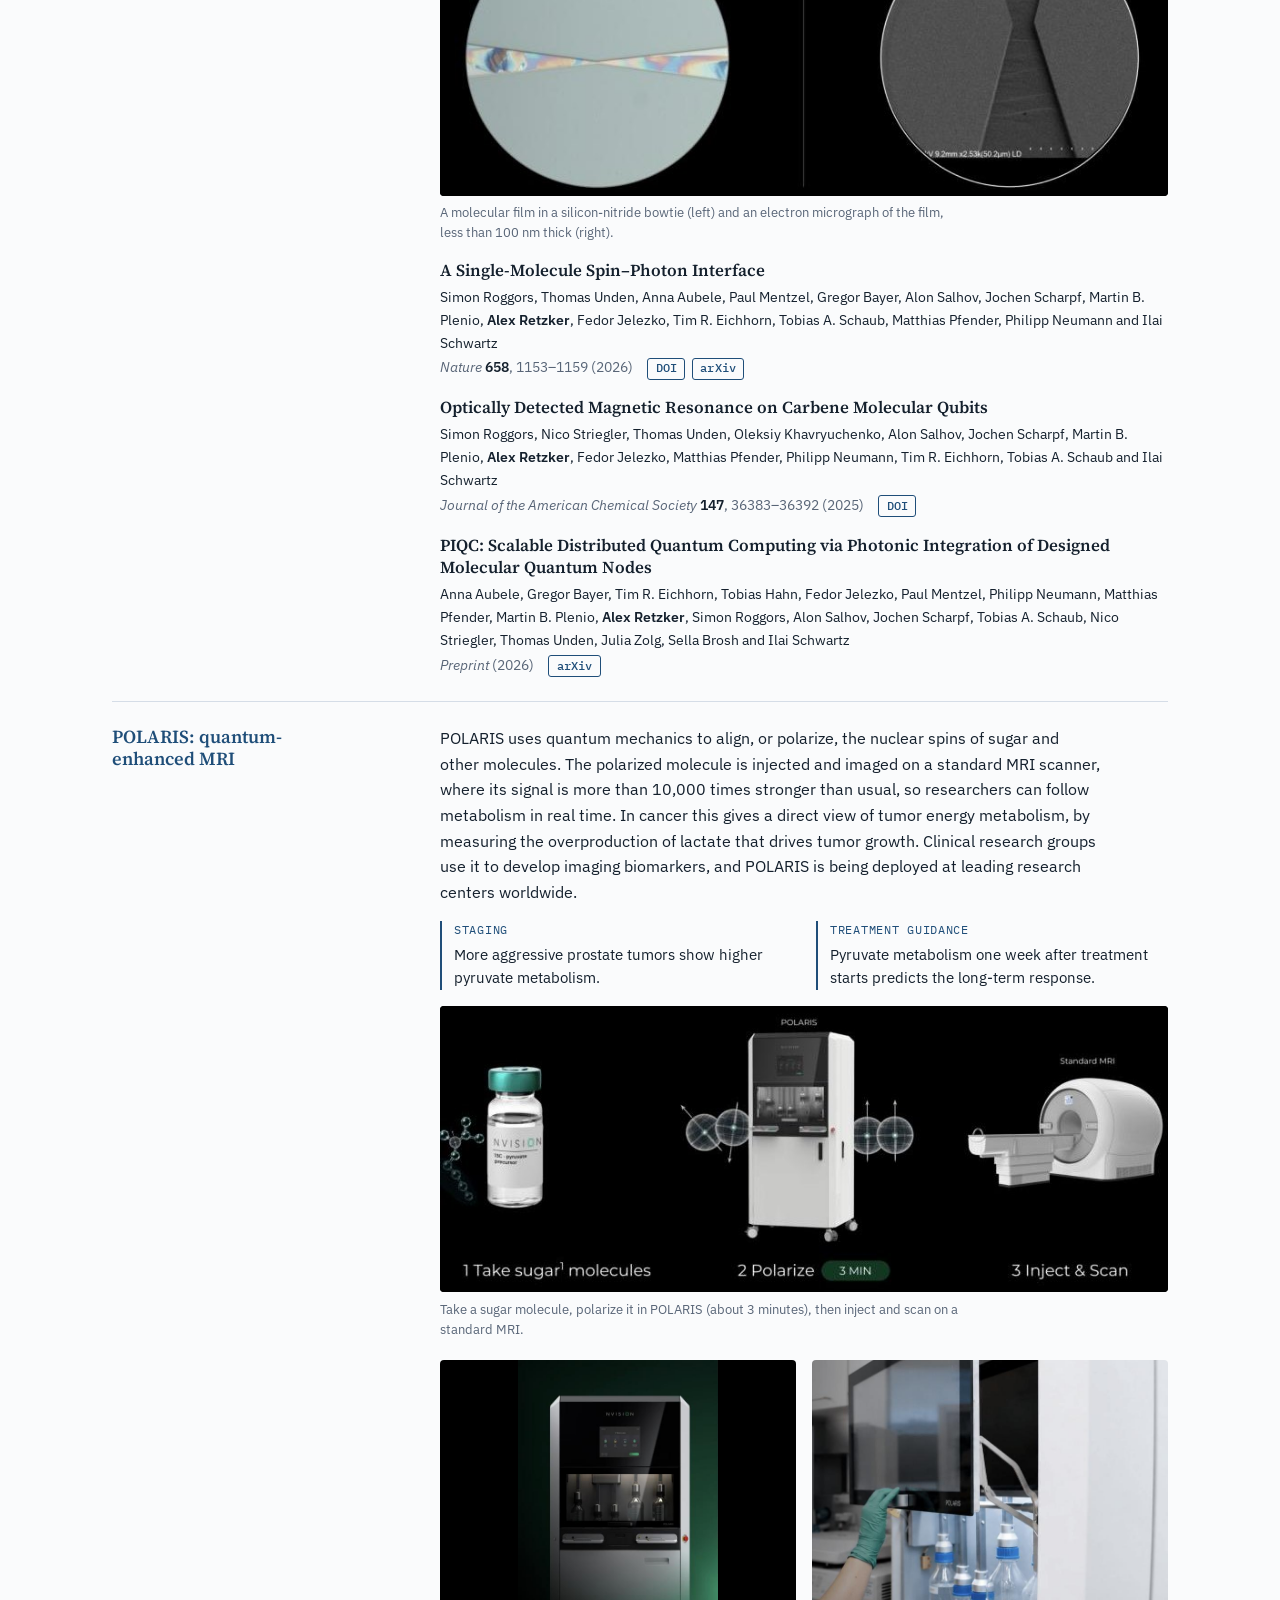
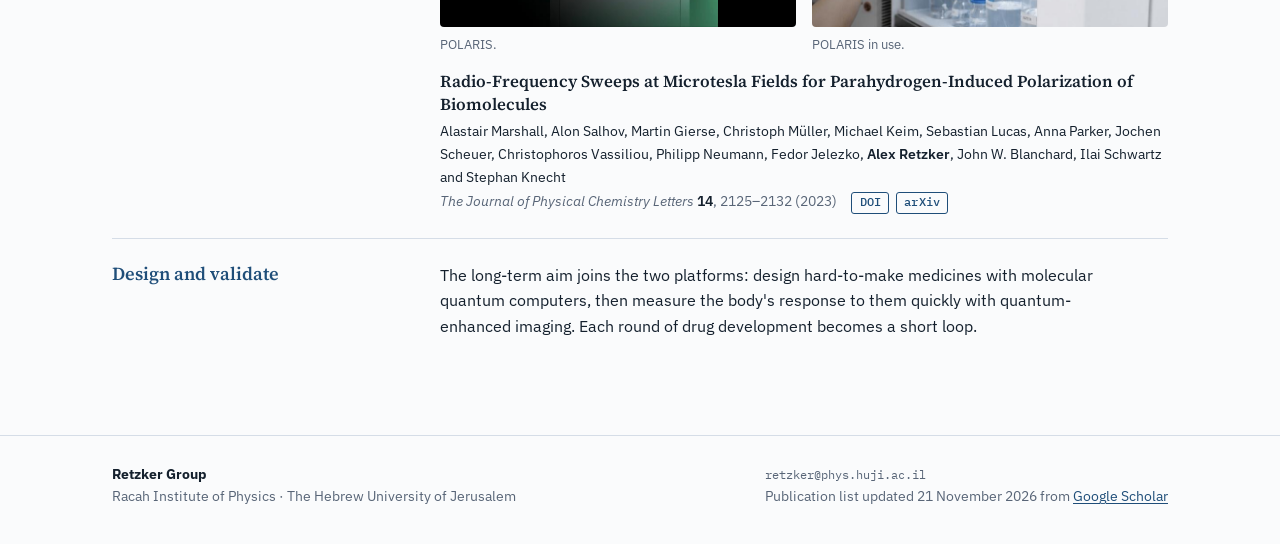
<file: projects.html>
<!doctype html>
<html lang="en">
<head>
<meta charset="utf-8">
<meta name="viewport" content="width=device-width, initial-scale=1, viewport-fit=cover">
<title>Projects &#183; Retzker Group</title>
<meta name="claude:viewport-fit-sides" content="cover">
<meta name="description" content="AWS quantum computing and NVision: projects of the Retzker group.">
<link rel="preconnect" href="https://fonts.googleapis.com">
<link rel="preconnect" href="https://fonts.gstatic.com" crossorigin>
<link rel="stylesheet" href="https://fonts.googleapis.com/css2?family=IBM+Plex+Mono:wght@400;500&family=IBM+Plex+Sans:ital,wght@0,400;0,500;0,600;1,400&family=Source+Serif+4:opsz,wght@8..60,500;8..60,600&display=swap">
<link rel="stylesheet" href="assets/style.css?v=994333ea">
</head>
<body>
<header class="site-head"><div class="wrap head-row"><a class="brand" href="index.html"><svg class="mark" viewBox="0 0 32 32" aria-hidden="true"><circle cx="16" cy="16" r="13" fill="none" stroke="currentColor" stroke-width="1.6"/><ellipse cx="16" cy="16" rx="13" ry="4.5" fill="none" stroke="currentColor" stroke-width="1" opacity=".55"/><line x1="16" y1="16" x2="23.5" y2="6.5" stroke="currentColor" stroke-width="2" stroke-linecap="round"/><circle cx="23.5" cy="6.5" r="2.2" fill="currentColor"/></svg><span><b>Retzker Group</b><small>The Hebrew University of Jerusalem</small></span></a><nav class="nav" aria-label="Main"><a href="index.html">Home</a><a href="projects.html" aria-current="page">Projects</a><a href="publications.html">Publications</a><a href="group.html">Group</a><a href="contact.html">Contact</a></nav></div></header>
<main id="main"><section class="page-head"><div class="wrap"><h1>Projects</h1><p class="lead-sm">The group&#8217;s theory is built into two quantum hardware platforms: superconducting circuits, in the quantum computer that Amazon Web Services is building, and molecular qubits, at NVision.</p><nav class="jump" aria-label="Projects"><a href="#aws">AWS Center for Quantum Computing</a><a href="#nvision">NVision</a></nav></div></section><section class="project" id="aws"><div class="wrap"><header class="project-head"><p class="eyebrow">Superconducting circuits</p><h2>AWS Center for Quantum Computing</h2><p class="lead-sm">Alex takes part in the Amazon Web Services quantum computing program, which is building a fault-tolerant quantum computer from superconducting circuits at the AWS Center for Quantum Computing in Pasadena, California. The work below was done with the AWS hardware and theory teams. It centers on one idea: if the most common error in a qubit can be detected when it happens, error correction becomes much cheaper.</p><p><a class="ext" href="https://www.pma.caltech.edu/news/caltech-and-amazon-partner-to-create-new-hub-of-quantum-computing">Caltech and Amazon quantum computing center &#8599;</a></p></header><figure class="banner mat-light"><img src="images/aws/dual-rail-chip.jpg" width="800" height="575" alt="False-colored optical image of a superconducting chip with three coupled transmon qubits" loading="lazy" decoding="async"><figcaption>The three-transmon dual-rail device (false-colored optical image). From Levine et al., Phys. Rev. X 14, 011051 (2024), CC BY 4.0.</figcaption></figure><div class="theme"><h3>Dual-rail erasure qubits</h3><div class="theme-body"><p>A dual-rail qubit stores one qubit in a pair of superconducting elements. When it loses energy, the dominant error in superconducting circuits, it leaves the computational space in a way that can be detected. Errors whose location is known, called erasures, are far easier to correct than unknown errors. We proposed the scheme for superconducting circuits, and with the AWS hardware team demonstrated a long-coherence dual-rail qubit and fast, high-fidelity detection of erasures.</p><div class="gallery"><figure class="fig-full fit-contain mat-light"><img src="images/aws/dual-rail-experiment.jpg" width="1200" height="466" alt="Figure: dual-rail qubit circuit, energy levels, erasure-check circuit and measured erasure lifetime" loading="lazy" decoding="async"><figcaption>Dual-rail qubit made of two tunable transmons, with an ancilla for mid-circuit erasure checks. Levine et al., Phys. Rev. X 14, 011051 (2024), Fig. 1, CC BY 4.0.</figcaption></figure><figure class="fig-half fit-contain mat-light"><img src="images/aws/dual-rail-proposal.jpg" width="462" height="525" alt="Energy levels and circuit of the dual-rail erasure qubit" loading="lazy" decoding="async"><figcaption>The proposal: two coupled transmons share one excitation; decay (T&#8321;) lands in |gg&#10217;, outside the qubit, where it can be detected. Kubica et al., Phys. Rev. X 13, 041022 (2023), Fig. 3, CC BY 4.0.</figcaption></figure><figure class="fig-half fit-contain mat-light"><img src="images/aws/erasure-readout.jpg" width="638" height="600" alt="Level diagrams and readout responses for erasure detection with a symmetrically coupled resonator" loading="lazy" decoding="async"><figcaption>Fast erasure readout: a resonator coupled equally to both transmons tells |gg&#10217; apart from the qubit states without disturbing them. Hung et al., Phys. Rev. X (2026), Fig. 1.</figcaption></figure></div><ol class="pubs pubs-compact"><li class="pub" data-kind="article" data-search="erasure qubits: overcoming the t1 limit in superconducting circuits physical review x 13, 041022 (2023) aleksander kubica arbel haim yotam vaknin harry levine fernando g. s. l. brand&#227;o alex retzker"><div class="pub-body"><a class="pub-title" href="https://doi.org/10.1103/physrevx.13.041022">Erasure Qubits: Overcoming the <em>T</em><sub>1</sub> Limit in Superconducting Circuits</a><p class="pub-authors">Aleksander Kubica, Arbel Haim, <a class="member-link" href="group/yotam-vaknin.html">Yotam Vaknin</a>, Harry Levine, Fernando G. S. L. Brand&#227;o and <b>Alex Retzker</b></p><p class="pub-venue"><span><em>Physical Review X</em> <strong>13</strong>, 041022 (2023)</span><span class="pub-links"><a class="chip-link" href="https://doi.org/10.1103/physrevx.13.041022">DOI</a><a class="chip-link" href="https://arxiv.org/abs/2208.05461">arXiv</a></span></p></div></li><li class="pub" data-kind="article" data-search="demonstrating a long-coherence dual-rail erasure qubit using tunable transmons physical review x 14, 011051 (2024) harry levine"><div class="pub-body"><a class="pub-title" href="https://doi.org/10.1103/physrevx.14.011051">Demonstrating a Long-Coherence Dual-Rail Erasure Qubit Using Tunable Transmons</a><p class="pub-authors">Harry Levine et al.</p><p class="pub-venue"><span><em>Physical Review X</em> <strong>14</strong>, 011051 (2024)</span><span class="pub-links"><a class="chip-link" href="https://doi.org/10.1103/physrevx.14.011051">DOI</a><a class="chip-link" href="https://arxiv.org/abs/2307.08737">arXiv</a></span></p></div></li><li class="pub" data-kind="article" data-search="fast, high-fidelity erasure detection of dual-rail qubits with symmetrically coupled readout physical review x, accepted (2026) jimmy shih-chun hung arbel haim mouktik raha gihwan kim ziwen huang ming-han chou mitch d&#8217;ewart erik davis anurag mishra patricio arrangoiz arriola amirhossein khalajhedayati david hover fernando g. s. l. brand&#227;o aashish a. clerk alex retzker harry levine oskar painter"><div class="pub-body"><a class="pub-title" href="https://doi.org/10.1103/54jp-hwdd">Fast, High-Fidelity Erasure Detection of Dual-Rail Qubits with Symmetrically Coupled Readout</a><p class="pub-authors">Jimmy Shih-Chun Hung, Arbel Haim, Mouktik Raha, Gihwan Kim, Ziwen Huang, Ming-Han Chou, Mitch D&#8217;Ewart, Erik Davis, Anurag Mishra, Patricio Arrangoiz Arriola, Amirhossein Khalajhedayati, David Hover, Fernando G. S. L. Brand&#227;o, Aashish A. Clerk, <b>Alex Retzker</b>, Harry Levine and Oskar Painter</p><p class="pub-venue"><span><em>Physical Review X</em>, accepted (2026)</span><span class="pub-links"><a class="chip-link" href="https://doi.org/10.1103/54jp-hwdd">DOI</a><a class="chip-link" href="https://arxiv.org/abs/2604.16292">arXiv</a></span></p></div></li></ol></div></div><div class="theme"><h3>Error correction with erasure qubits</h3><div class="theme-body"><p>Turning erasure qubits into a fault-tolerant machine: architectures and their thresholds, error-correction protocols tuned to erasures, and heralding of amplitude-damping noise, which is also the subject of a family of Amazon patents.</p><ol class="pubs pubs-compact"><li class="pub" data-kind="article" data-search="fault-tolerant quantum architectures based on erasure qubits physical review research 7, 013249 (2025) shouzhen gu alex retzker aleksander kubica"><div class="pub-body"><a class="pub-title" href="https://doi.org/10.1103/physrevresearch.7.013249">Fault-Tolerant Quantum Architectures Based on Erasure Qubits</a><p class="pub-authors">Shouzhen Gu, <b>Alex Retzker</b> and Aleksander Kubica</p><p class="pub-venue"><span><em>Physical Review Research</em> <strong>7</strong>, 013249 (2025)</span><span class="pub-links"><a class="chip-link" href="https://doi.org/10.1103/physrevresearch.7.013249">DOI</a></span></p></div></li><li class="pub" data-kind="article" data-search="optimizing quantum error-correction protocols with erasure qubits prx quantum 6, 040354 (2025) shouzhen gu yotam vaknin alex retzker aleksander kubica"><div class="pub-body"><a class="pub-title" href="https://doi.org/10.1103/985g-58gd">Optimizing Quantum Error-Correction Protocols with Erasure Qubits</a><p class="pub-authors">Shouzhen Gu, <a class="member-link" href="group/yotam-vaknin.html">Yotam Vaknin</a>, <b>Alex Retzker</b> and Aleksander Kubica</p><p class="pub-venue"><span><em>PRX Quantum</em> <strong>6</strong>, 040354 (2025)</span><span class="pub-links"><a class="chip-link" href="https://doi.org/10.1103/985g-58gd">DOI</a><a class="chip-link" href="https://arxiv.org/abs/2408.00829">arXiv</a></span></p></div></li></ol></div></div><div class="theme"><h3>Magic states and cultivation</h3><div class="theme-body"><p>Universal fault-tolerant computing needs magic states, which are the most expensive ingredient to prepare. We showed how erasure qubits lower the cost of magic state injection, and developed high-rate magic state cultivation on the surface code.</p><ol class="pubs pubs-compact"><li class="pub" data-kind="article" data-search="magic state injection with erasure qubits prx quantum 6, 040323 (2025) shoham jacoby yotam vaknin alex retzker arne l. grimsmo"><div class="pub-body"><a class="pub-title" href="https://doi.org/10.1103/5q1v-ry3y">Magic State Injection with Erasure Qubits</a><p class="pub-authors"><a class="member-link" href="group/shoham-jacoby.html">Shoham Jacoby</a>, <a class="member-link" href="group/yotam-vaknin.html">Yotam Vaknin</a>, <b>Alex Retzker</b> and Arne L. Grimsmo</p><p class="pub-venue"><span><em>PRX Quantum</em> <strong>6</strong>, 040323 (2025)</span><span class="pub-links"><a class="chip-link" href="https://doi.org/10.1103/5q1v-ry3y">DOI</a></span></p></div></li><li class="pub" data-kind="article" data-search="high rate magic state cultivation on the surface code prx quantum 7, 010353 (2026) yotam vaknin shoham jacoby arne l. grimsmo alex retzker"><div class="pub-body"><a class="pub-title" href="https://doi.org/10.1103/p8tw-6kq9">High Rate Magic State Cultivation on the Surface Code</a><p class="pub-authors"><a class="member-link" href="group/yotam-vaknin.html">Yotam Vaknin</a>, <a class="member-link" href="group/shoham-jacoby.html">Shoham Jacoby</a>, Arne L. Grimsmo and <b>Alex Retzker</b></p><p class="pub-venue"><span><em>PRX Quantum</em> <strong>7</strong>, 010353 (2026)</span><span class="pub-links"><a class="chip-link" href="https://doi.org/10.1103/p8tw-6kq9">DOI</a><a class="chip-link" href="https://arxiv.org/abs/2502.01743">arXiv</a></span></p></div></li></ol></div></div><div class="theme"><h3>Superconducting hardware and gates</h3><div class="theme-body"><p>Gates and couplers for superconducting qubits, the limits that readout places on transmon lifetimes, and the concatenated bosonic-qubit architecture for hardware-efficient error correction.</p><ol class="pubs pubs-compact"><li class="pub" data-kind="article" data-search="hardware-efficient quantum error correction via concatenated bosonic qubits nature 638, 927&#8211;934 (2025) harald putterman"><div class="pub-body"><a class="pub-title" href="https://doi.org/10.1038/s41586-025-08642-7">Hardware-Efficient Quantum Error Correction via Concatenated Bosonic Qubits</a><p class="pub-authors">Harald Putterman et al.</p><p class="pub-venue"><span><em>Nature</em> <strong>638</strong>, 927&#8211;934 (2025)</span><span class="pub-links"><a class="chip-link" href="https://doi.org/10.1038/s41586-025-08642-7">DOI</a></span></p></div></li><li class="pub" data-kind="article" data-search="cavity-mediated cross-cross-resonance gate prx quantum 7, 043034 (2026) alexey v. gorshkov or golan daniel cohen arbel haim amit rotem gihwan kim andreas butler connor t. hann oskar painter fernando g. s. l. brand&#227;o alex retzker"><div class="pub-body"><a class="pub-title" href="https://doi.org/10.1103/1nt2-f7gl">Cavity-Mediated Cross-Cross-Resonance Gate</a><p class="pub-authors">Alexey V. Gorshkov, <a class="member-link" href="group/or-golan.html">Or Golan</a>, Daniel Cohen, Arbel Haim, Amit Rotem, Gihwan Kim, Andreas Butler, Connor T. Hann, Oskar Painter, Fernando G. S. L. Brand&#227;o and <b>Alex Retzker</b></p><p class="pub-venue"><span><em>PRX Quantum</em> <strong>7</strong>, 043034 (2026)</span><span class="pub-links"><a class="chip-link" href="https://doi.org/10.1103/1nt2-f7gl">DOI</a><a class="chip-link" href="https://arxiv.org/abs/2506.03239">arXiv</a></span></p></div></li><li class="pub" data-kind="article" data-search="readout-induced degradation of transmon lifetimes: interplay of tlss and qubit spectral reshaping prx quantum 7, 033059 (2026) ziwen huang jimmy shih-chun hung mouktik raha ming-han chou harry levine alex retzker connor t. hann david hover fernando g. s. l. brand&#227;o aashish a. clerk arbel haim oskar painter"><div class="pub-body"><a class="pub-title" href="https://doi.org/10.1103/y5ty-bd4y">Readout-Induced Degradation of Transmon Lifetimes: Interplay of TLSs and Qubit Spectral Reshaping</a><p class="pub-authors">Ziwen Huang, Jimmy Shih-Chun Hung, Mouktik Raha, Ming-Han Chou, Harry Levine, <b>Alex Retzker</b>, Connor T. Hann, David Hover, Fernando G. S. L. Brand&#227;o, Aashish A. Clerk, Arbel Haim and Oskar Painter</p><p class="pub-venue"><span><em>PRX Quantum</em> <strong>7</strong>, 033059 (2026)</span><span class="pub-links"><a class="chip-link" href="https://doi.org/10.1103/y5ty-bd4y">DOI</a></span></p></div></li><li class="pub" data-kind="article" data-search="robust gates with spin-locked superconducting qubits physical review research 6, 013217 (2024) ido zuk daniel cohen alexey v. gorshkov alex retzker"><div class="pub-body"><a class="pub-title" href="https://doi.org/10.1103/physrevresearch.6.013217">Robust Gates with Spin-Locked Superconducting Qubits</a><p class="pub-authors">Ido Zuk, Daniel Cohen, Alexey V. Gorshkov and <b>Alex Retzker</b></p><p class="pub-venue"><span><em>Physical Review Research</em> <strong>6</strong>, 013217 (2024)</span><span class="pub-links"><a class="chip-link" href="https://doi.org/10.1103/physrevresearch.6.013217">DOI</a></span></p></div></li><li class="pub" data-kind="preprint" data-search="all-to-all connectivity in superconducting qubits via metamaterial-mediated interactions preprint (2026) or golan alexey v. gorshkov andreas butler gihwan kim fernando g. s. l. brand&#227;o oskar painter alex retzker"><div class="pub-body"><a class="pub-title" href="https://arxiv.org/abs/2611.01180">All-to-All Connectivity in Superconducting Qubits via Metamaterial-Mediated Interactions</a><p class="pub-authors"><a class="member-link" href="group/or-golan.html">Or Golan</a>, Alexey V. Gorshkov, Andreas Butler, Gihwan Kim, Fernando G. S. L. Brand&#227;o, Oskar Painter and <b>Alex Retzker</b></p><p class="pub-venue"><span><em>Preprint</em> (2026)</span><span class="pub-links"><a class="chip-link" href="https://arxiv.org/abs/2611.01180">arXiv</a></span></p></div></li></ol></div></div><div class="theme"><h3>Patents assigned to Amazon Technologies</h3><div class="theme-body"><ol class="pubs pubs-compact"><li class="pub" data-kind="patent" data-search="heralding of amplitude damping decay noise for quantum error correction u.s. patent application 19/281,376 (2026) aleksander kubica alex retzker"><div class="pub-body"><a class="pub-title" href="https://patents.google.com/patent/US20260057281A1/en">Heralding of Amplitude Damping Decay Noise for Quantum Error Correction</a><p class="pub-authors">Aleksander Kubica and <b>Alex Retzker</b></p><p class="pub-venue"><span>U.S. Patent Application 19/281,376 (2026)</span><span class="pub-links"><a class="chip-link" href="https://patents.google.com/patent/US20260057281A1/en">Google Patents</a></span></p></div></li><li class="pub" data-kind="patent" data-search="quantum gate protocol for the execution of spin locking onto superconducting qubit architectures u.s. patent 12,555,014 (2026) alex retzker amit rotem"><div class="pub-body"><a class="pub-title" href="https://patents.google.com/patent/US12555014B1/en">Quantum Gate Protocol for the Execution of Spin Locking Onto Superconducting Qubit Architectures</a><p class="pub-authors"><b>Alex Retzker</b> and Amit Rotem</p><p class="pub-venue"><span>U.S. Patent 12,555,014 (2026)</span><span class="pub-links"><a class="chip-link" href="https://patents.google.com/patent/US12555014B1/en">Google Patents</a></span></p></div></li><li class="pub" data-kind="patent" data-search="heralding of amplitude damping decay noise for quantum error correction u.s. patent 12,400,140 (2025) aleksander kubica alex retzker"><div class="pub-body"><a class="pub-title" href="https://patents.google.com/patent/US12400140B2/en">Heralding of Amplitude Damping Decay Noise for Quantum Error Correction</a><p class="pub-authors">Aleksander Kubica and <b>Alex Retzker</b></p><p class="pub-venue"><span>U.S. Patent 12,400,140 (2025)</span><span class="pub-links"><a class="chip-link" href="https://patents.google.com/patent/US12400140B2/en">Google Patents</a></span></p></div></li><li class="pub" data-kind="patent" data-search="determination of characteristics of a molecule by controlling coupling strengths between qubits of a quantum device during a series of measurements u.s. patent 12,380,354 (2025) alex retzker yotam vaknin"><div class="pub-body"><a class="pub-title" href="https://patents.google.com/patent/US12380354B1/en">Determination of Characteristics of a Molecule by Controlling Coupling Strengths Between Qubits of a Quantum Device During a Series of Measurements</a><p class="pub-authors"><b>Alex Retzker</b> and <a class="member-link" href="group/yotam-vaknin.html">Yotam Vaknin</a></p><p class="pub-venue"><span>U.S. Patent 12,380,354 (2025)</span><span class="pub-links"><a class="chip-link" href="https://patents.google.com/patent/US12380354B1/en">Google Patents</a></span></p></div></li><li class="pub" data-kind="patent" data-search="heralding of amplitude damping decay noise for quantum error correction u.s. patent 11,748,652 (2023) aleksander kubica alex retzker"><div class="pub-body"><a class="pub-title" href="https://patents.google.com/patent/US11748652B1/en">Heralding of Amplitude Damping Decay Noise for Quantum Error Correction</a><p class="pub-authors">Aleksander Kubica and <b>Alex Retzker</b></p><p class="pub-venue"><span>U.S. Patent 11,748,652 (2023)</span><span class="pub-links"><a class="chip-link" href="https://patents.google.com/patent/US11748652B1/en">Google Patents</a></span></p></div></li></ol></div></div></div></section><section class="project" id="nvision"><div class="wrap"><header class="project-head"><p class="eyebrow">Molecular qubits &#183; co-founder</p><h2>NVision</h2><p class="lead-sm">Alex co-founded NVision, a company headquartered in Ulm, Germany, that builds quantum technology from engineered molecules. Instead of putting the complexity into the hardware, NVision designs organic molecules from the ground up so that their nuclear spins can be controlled precisely. The same molecular platform serves quantum computing, quantum networking, quantum sensing and quantum-enhanced medical imaging. The founding team is Sella Brosh (CEO), Ilai Schwartz (CTO), Martin Plenio and Fedor Jelezko of Ulm University, and Alex Retzker of the Hebrew University.</p><p><a class="ext" href="https://www.nvision-quantum.com/">nvision-quantum.com &#8599;</a></p></header><figure class="banner"><img src="images/nvision/lab.jpg" width="800" height="450" alt="A sample mounted in an optical setup in the NVision laboratory" loading="lazy" decoding="async"><figcaption>In the NVision laboratory. All images in this section: NVision.</figcaption></figure><div class="theme"><h3>One molecular platform, four uses</h3><div class="theme-body"><p>A nuclear spin behaves like a tiny compass. Engineering the molecule around it sets how the spin is controlled and read out, so each molecule can be tailored to one quantum task.</p><dl class="points"><div><dt>Quantum computing</dt><dd>Photonic connections across millions of molecular spin qubits, for fault-tolerant quantum computers.</dd></div><div><dt>Quantum networking</dt><dd>A single photonic link between two molecular spin qubits: the building block of quantum repeaters that connect separate processors.</dd></div><div><dt>Quantum sensing</dt><dd>Reading how magnetic fields affect molecular nuclear spins, for very precise measurements.</dd></div><div><dt>Quantum-enhanced imaging</dt><dd>Aligning the nuclear spins of sugar molecules so that their MRI signal becomes more than 10,000 times stronger.</dd></div></dl><div class="gallery"><figure class="fig-half fit-contain mat-dark"><img src="images/nvision/molecule-spin.jpg" width="792" height="447" alt="A small molecule and the nuclear spin it carries, drawn as a compass needle" loading="lazy" decoding="async"><figcaption>A molecule and its nuclear spin, the tiny compass that NVision controls (conceptual).</figcaption></figure><figure class="fig-half fit-cover mat-dark"><img src="images/nvision/wafer.jpg" width="800" height="534" alt="A silicon photonics wafer held in gloved hands" loading="lazy" decoding="async"><figcaption>A wafer of photonic chips.</figcaption></figure></div></div></div><div class="theme"><h3>PIQC: molecular quantum computing</h3><div class="theme-body"><p>In most quantum computers the qubits sit next to each other and share each other&#x27;s noise, which limits how far a machine can grow. PIQC (photonic integrated quantum circuits) connects qubits with light instead, so each qubit sits in its own quiet node and the processor can scale toward millions of qubits. The qubit is a carbene molecule, revealed in May 2026 and published in Nature in October 2026, that combines a nuclear-spin qubit with a built-in photon emitter. The molecules are deposited as films less than 100 nm thick directly onto silicon photonic chips, where each one can be addressed individually. Optical links give all-to-all connectivity, the chips are made with existing silicon-photonics manufacturing, and the system is designed for standard data-center racks.</p><dl class="points"><div><dt>Memory</dt><dd>Nuclear-spin coherence longer than 1 second</dd></div><div><dt>Gates</dt><dd>About 1 &#181;s</dd></div><div><dt>Temperature</dt><dd>2&#8211;4 K, reached with simple cryogenics</dd></div><div><dt>Readout</dt><dd>Spin-resolved single-photon emission</dd></div></dl><div class="gallery"><figure class="fig-full fit-contain mat-light"><img src="images/nature-2026-fig1.jpg" width="1596" height="865" alt="Figure 1 of the Nature paper: the carbene qubit molecule, its energy levels and orbitals, the host crystal, crystal samples and the sample on a chip at 4.5 K" loading="lazy" decoding="async"><figcaption>Figure 1 of the Nature paper: the carbene qubit, its levels and orbitals, the host crystal, crystal samples and the sample at 4.5 K. Roggors et al., Nature 658, 1153 (2026).</figcaption></figure><figure class="fig-full fit-contain mat-dark"><img src="images/nvision/monolithic-photonic.jpg" width="800" height="484" alt="Drawing: a crowd of people covering their ears next to people working in separate glass booths connected by light" loading="lazy" decoding="async"><figcaption>In a monolithic processor qubits crowd together and hear each other&#8217;s noise. With photonic links each qubit works in its own quiet node.</figcaption></figure><figure class="fig-half fit-contain mat-dark"><img src="images/nvision/carbene.jpg" width="522" height="584" alt="The carbene molecule with a nuclear spin (blue) and an electron spin that emits a photon (orange)" loading="lazy" decoding="async"><figcaption>The carbene molecule: a nuclear-spin qubit memory (blue) beside an electron spin that emits single photons (orange).</figcaption></figure><figure class="fig-half fit-cover mat-dark"><img src="images/nvision/piqc-sample.jpg" width="450" height="600" alt="A gloved hand holding a small molecular qubit sample under red light" loading="lazy" decoding="async"><figcaption>A PIQC sample.</figcaption></figure><figure class="fig-full fit-contain mat-dark"><img src="images/nvision/pic-network.jpg" width="800" height="321" alt="A photonic integrated circuit and a row of molecules linked to detectors" loading="lazy" decoding="async"><figcaption>Molecular qubits on a photonic integrated circuit, each one addressed individually and linked by light to detectors.</figcaption></figure><figure class="fig-full fit-contain mat-dark"><img src="images/nvision/thin-films.jpg" width="800" height="296" alt="Optical image of a molecular film in a bowtie waveguide and an electron micrograph of the film" loading="lazy" decoding="async"><figcaption>A molecular film in a silicon-nitride bowtie (left) and an electron micrograph of the film, less than 100 nm thick (right).</figcaption></figure></div><ol class="pubs pubs-compact"><li class="pub" data-kind="article" data-search="a single-molecule spin&#8211;photon interface nature 658, 1153&#8211;1159 (2026) simon roggors thomas unden anna aubele paul mentzel gregor bayer alon salhov jochen scharpf martin b. plenio alex retzker fedor jelezko tim r. eichhorn tobias a. schaub matthias pfender philipp neumann ilai schwartz"><div class="pub-body"><a class="pub-title" href="https://doi.org/10.1038/s41586-026-11147-6">A Single-Molecule Spin&#8211;Photon Interface</a><p class="pub-authors">Simon Roggors, Thomas Unden, Anna Aubele, Paul Mentzel, Gregor Bayer, Alon Salhov, Jochen Scharpf, Martin B. Plenio, <b>Alex Retzker</b>, Fedor Jelezko, Tim R. Eichhorn, Tobias A. Schaub, Matthias Pfender, Philipp Neumann and Ilai Schwartz</p><p class="pub-venue"><span><em>Nature</em> <strong>658</strong>, 1153&#8211;1159 (2026)</span><span class="pub-links"><a class="chip-link" href="https://doi.org/10.1038/s41586-026-11147-6">DOI</a><a class="chip-link" href="https://arxiv.org/abs/2605.10077">arXiv</a></span></p></div></li><li class="pub" data-kind="article" data-search="optically detected magnetic resonance on carbene molecular qubits journal of the american chemical society 147, 36383&#8211;36392 (2025) simon roggors nico striegler thomas unden oleksiy khavryuchenko alon salhov jochen scharpf martin b. plenio alex retzker fedor jelezko matthias pfender philipp neumann tim r. eichhorn tobias a. schaub ilai schwartz"><div class="pub-body"><a class="pub-title" href="https://doi.org/10.1021/jacs.5c10272">Optically Detected Magnetic Resonance on Carbene Molecular Qubits</a><p class="pub-authors">Simon Roggors, Nico Striegler, Thomas Unden, Oleksiy Khavryuchenko, Alon Salhov, Jochen Scharpf, Martin B. Plenio, <b>Alex Retzker</b>, Fedor Jelezko, Matthias Pfender, Philipp Neumann, Tim R. Eichhorn, Tobias A. Schaub and Ilai Schwartz</p><p class="pub-venue"><span><em>Journal of the American Chemical Society</em> <strong>147</strong>, 36383&#8211;36392 (2025)</span><span class="pub-links"><a class="chip-link" href="https://doi.org/10.1021/jacs.5c10272">DOI</a></span></p></div></li><li class="pub" data-kind="preprint" data-search="piqc: scalable distributed quantum computing via photonic integration of designed molecular quantum nodes preprint (2026) anna aubele gregor bayer tim r. eichhorn tobias hahn fedor jelezko paul mentzel philipp neumann matthias pfender martin b. plenio alex retzker simon roggors alon salhov jochen scharpf tobias a. schaub nico striegler thomas unden julia zolg sella brosh ilai schwartz"><div class="pub-body"><a class="pub-title" href="https://arxiv.org/abs/2605.21204">PIQC: Scalable Distributed Quantum Computing via Photonic Integration of Designed Molecular Quantum Nodes</a><p class="pub-authors">Anna Aubele, Gregor Bayer, Tim R. Eichhorn, Tobias Hahn, Fedor Jelezko, Paul Mentzel, Philipp Neumann, Matthias Pfender, Martin B. Plenio, <b>Alex Retzker</b>, Simon Roggors, Alon Salhov, Jochen Scharpf, Tobias A. Schaub, Nico Striegler, Thomas Unden, Julia Zolg, Sella Brosh and Ilai Schwartz</p><p class="pub-venue"><span><em>Preprint</em> (2026)</span><span class="pub-links"><a class="chip-link" href="https://arxiv.org/abs/2605.21204">arXiv</a></span></p></div></li></ol></div></div><div class="theme"><h3>POLARIS: quantum-enhanced MRI</h3><div class="theme-body"><p>POLARIS uses quantum mechanics to align, or polarize, the nuclear spins of sugar and other molecules. The polarized molecule is injected and imaged on a standard MRI scanner, where its signal is more than 10,000 times stronger than usual, so researchers can follow metabolism in real time. In cancer this gives a direct view of tumor energy metabolism, by measuring the overproduction of lactate that drives tumor growth. Clinical research groups use it to develop imaging biomarkers, and POLARIS is being deployed at leading research centers worldwide.</p><dl class="points"><div><dt>Staging</dt><dd>More aggressive prostate tumors show higher pyruvate metabolism.</dd></div><div><dt>Treatment guidance</dt><dd>Pyruvate metabolism one week after treatment starts predicts the long-term response.</dd></div></dl><div class="gallery"><figure class="fig-full fit-contain mat-dark"><img src="images/nvision/polaris-steps.jpg" width="800" height="315" alt="A vial of a sugar compound, the POLARIS polarizer and an MRI scanner" loading="lazy" decoding="async"><figcaption>Take a sugar molecule, polarize it in POLARIS (about 3 minutes), then inject and scan on a standard MRI.</figcaption></figure><figure class="fig-half fit-contain mat-dark"><img src="images/nvision/polaris.jpg" width="450" height="600" alt="The POLARIS polarizer" loading="lazy" decoding="async"><figcaption>POLARIS.</figcaption></figure><figure class="fig-half fit-cover mat-dark"><img src="images/nvision/polaris-lab.jpg" width="733" height="550" alt="A researcher operating POLARIS in a lab" loading="lazy" decoding="async"><figcaption>POLARIS in use.</figcaption></figure></div><ol class="pubs pubs-compact"><li class="pub" data-kind="article" data-search="radio-frequency sweeps at microtesla fields for parahydrogen-induced polarization of biomolecules the journal of physical chemistry letters 14, 2125&#8211;2132 (2023) alastair marshall alon salhov martin gierse christoph m&#252;ller michael keim sebastian lucas anna parker jochen scheuer christophoros vassiliou philipp neumann fedor jelezko alex retzker john w. blanchard ilai schwartz stephan knecht"><div class="pub-body"><a class="pub-title" href="https://doi.org/10.1021/acs.jpclett.2c03785">Radio-Frequency Sweeps at Microtesla Fields for Parahydrogen-Induced Polarization of Biomolecules</a><p class="pub-authors">Alastair Marshall, Alon Salhov, Martin Gierse, Christoph M&#252;ller, Michael Keim, Sebastian Lucas, Anna Parker, Jochen Scheuer, Christophoros Vassiliou, Philipp Neumann, Fedor Jelezko, <b>Alex Retzker</b>, John W. Blanchard, Ilai Schwartz and Stephan Knecht</p><p class="pub-venue"><span><em>The Journal of Physical Chemistry Letters</em> <strong>14</strong>, 2125&#8211;2132 (2023)</span><span class="pub-links"><a class="chip-link" href="https://doi.org/10.1021/acs.jpclett.2c03785">DOI</a><a class="chip-link" href="https://arxiv.org/abs/2205.15709">arXiv</a></span></p></div></li></ol></div></div><div class="theme"><h3>Design and validate</h3><div class="theme-body"><p>The long-term aim joins the two platforms: design hard-to-make medicines with molecular quantum computers, then measure the body&#x27;s response to them quickly with quantum-enhanced imaging. Each round of drug development becomes a short loop.</p></div></div></div></section></main>
<footer class="site-foot"><div class="wrap foot-row"><div><b>Retzker Group</b><br>Racah Institute of Physics &#183; The Hebrew University of Jerusalem</div><div><span class="mono">retzker@phys.huji.ac.il</span><br>Publication list updated 21 November 2026 from <a href="https://scholar.google.com/citations?user=L9YvPXkAAAAJ&amp;hl=en">Google Scholar</a></div></div></footer>
<script src="assets/site.js?v=994333ea"></script>
</body>
</html>
</file>
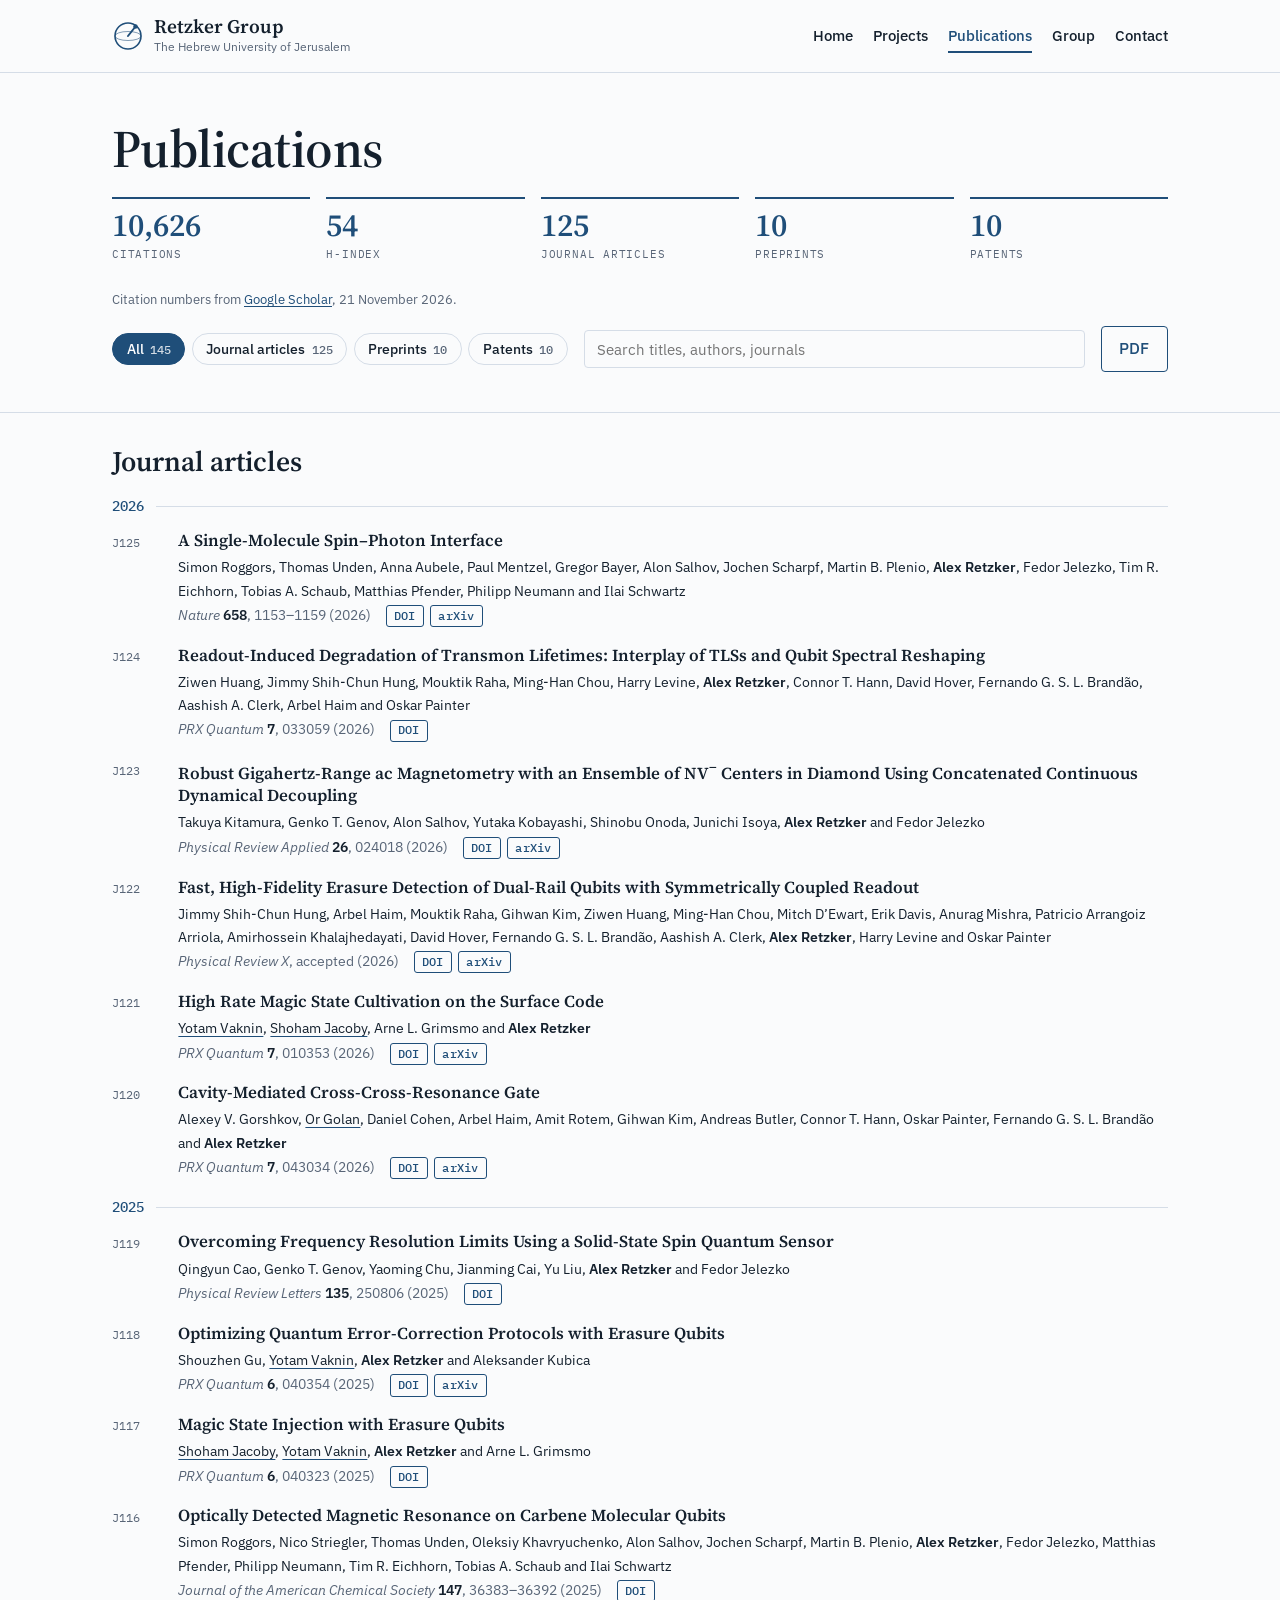
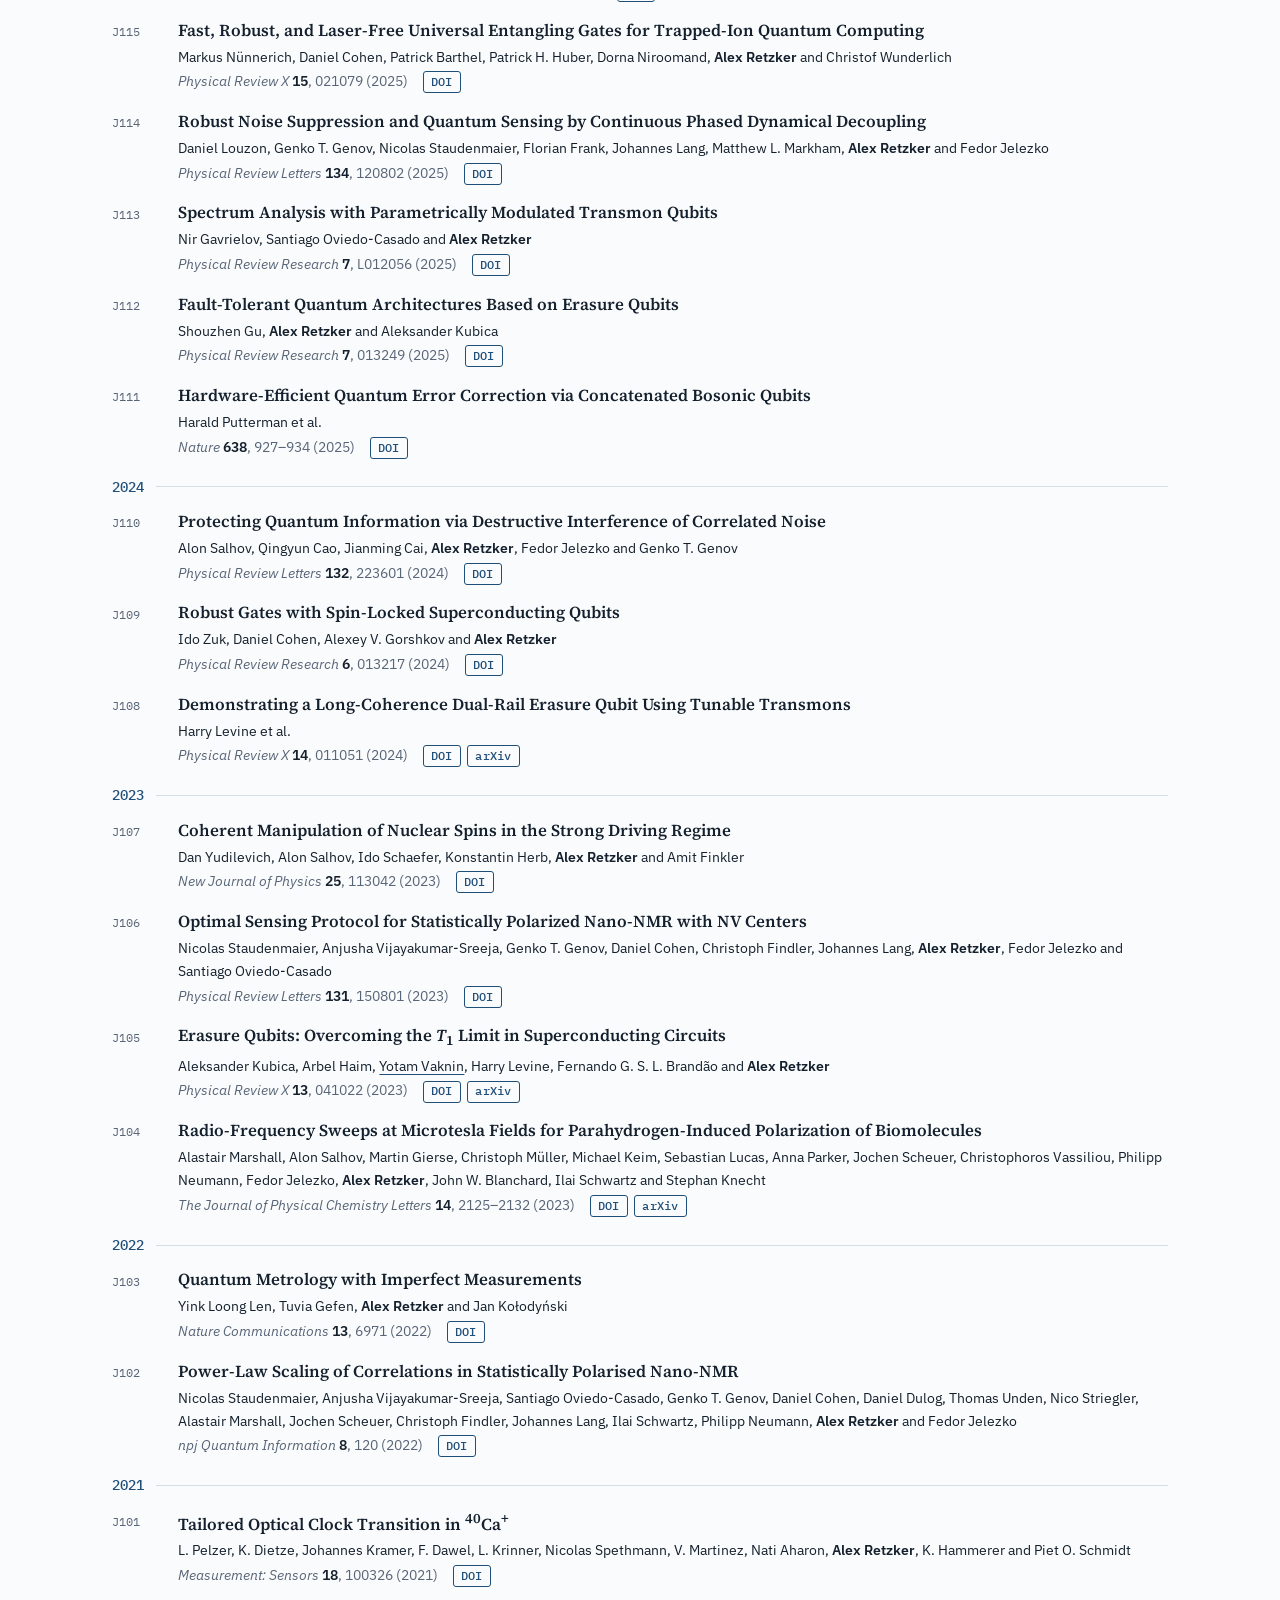
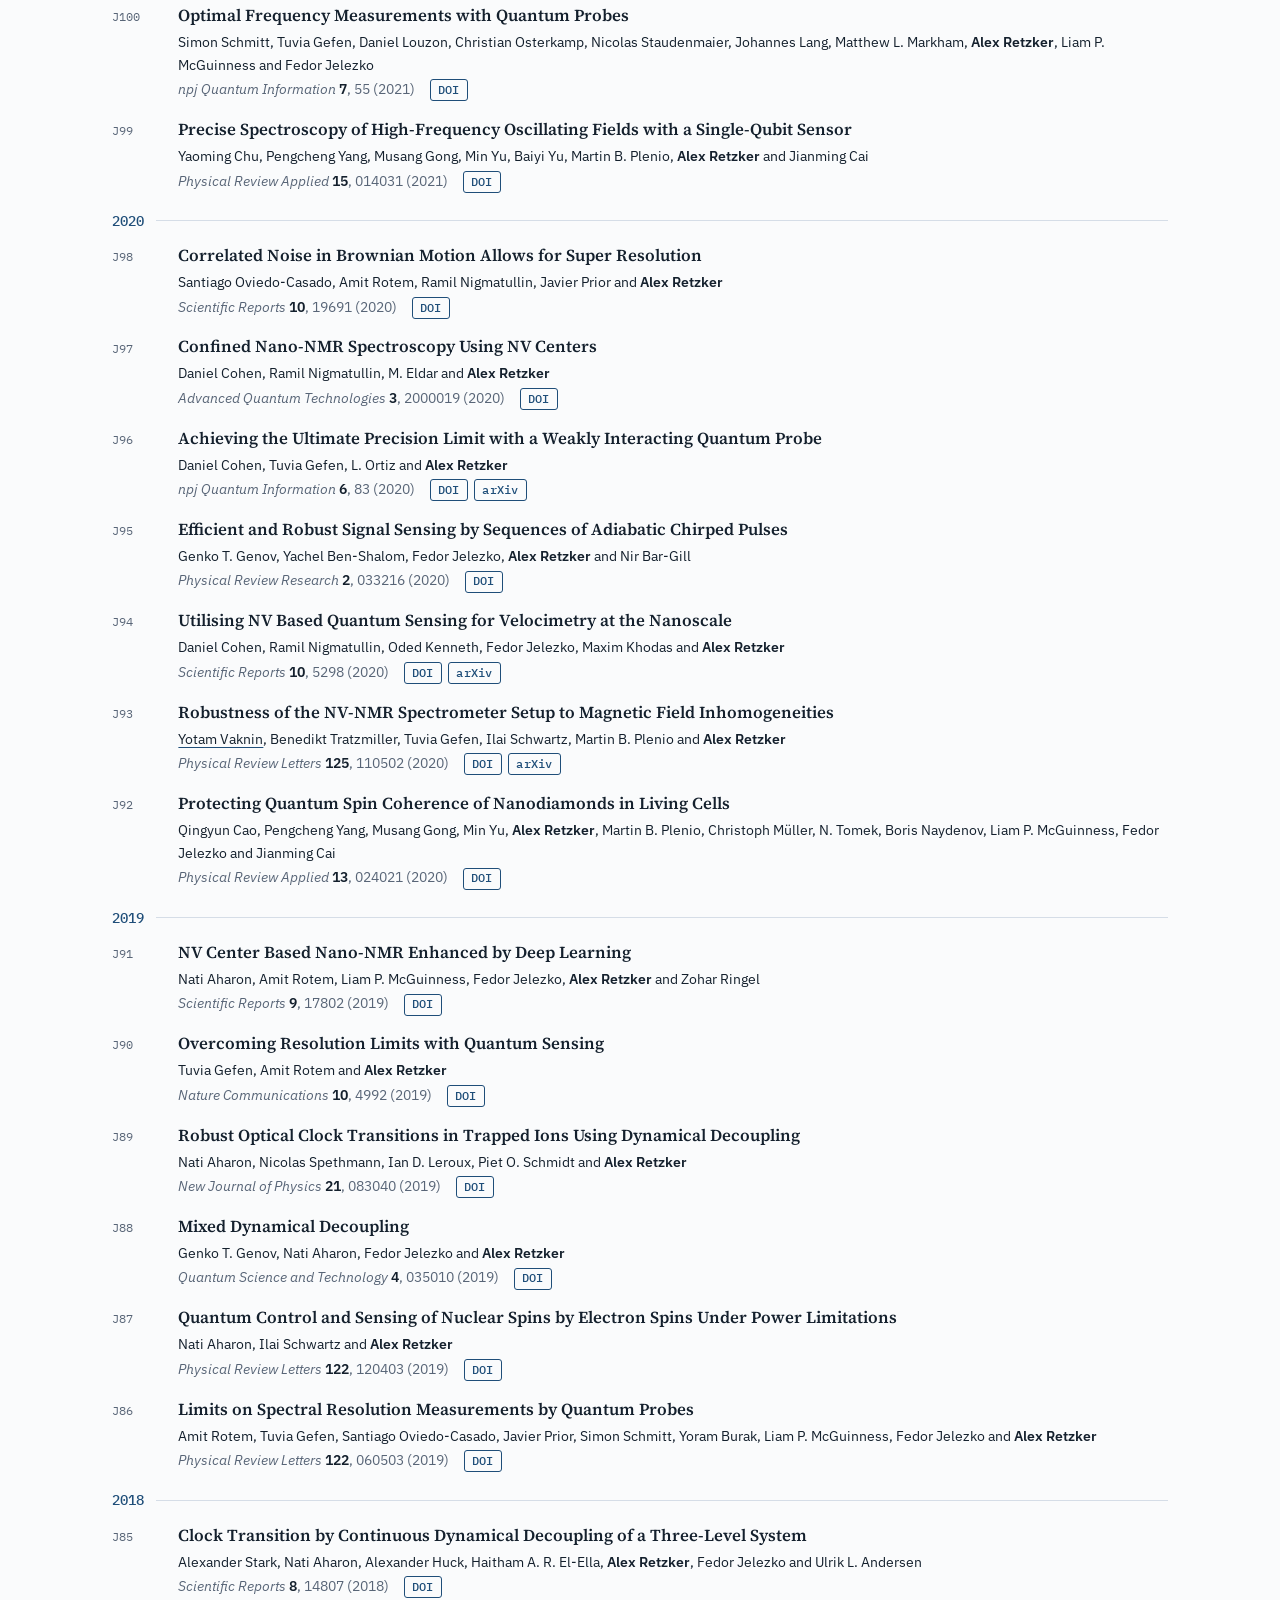
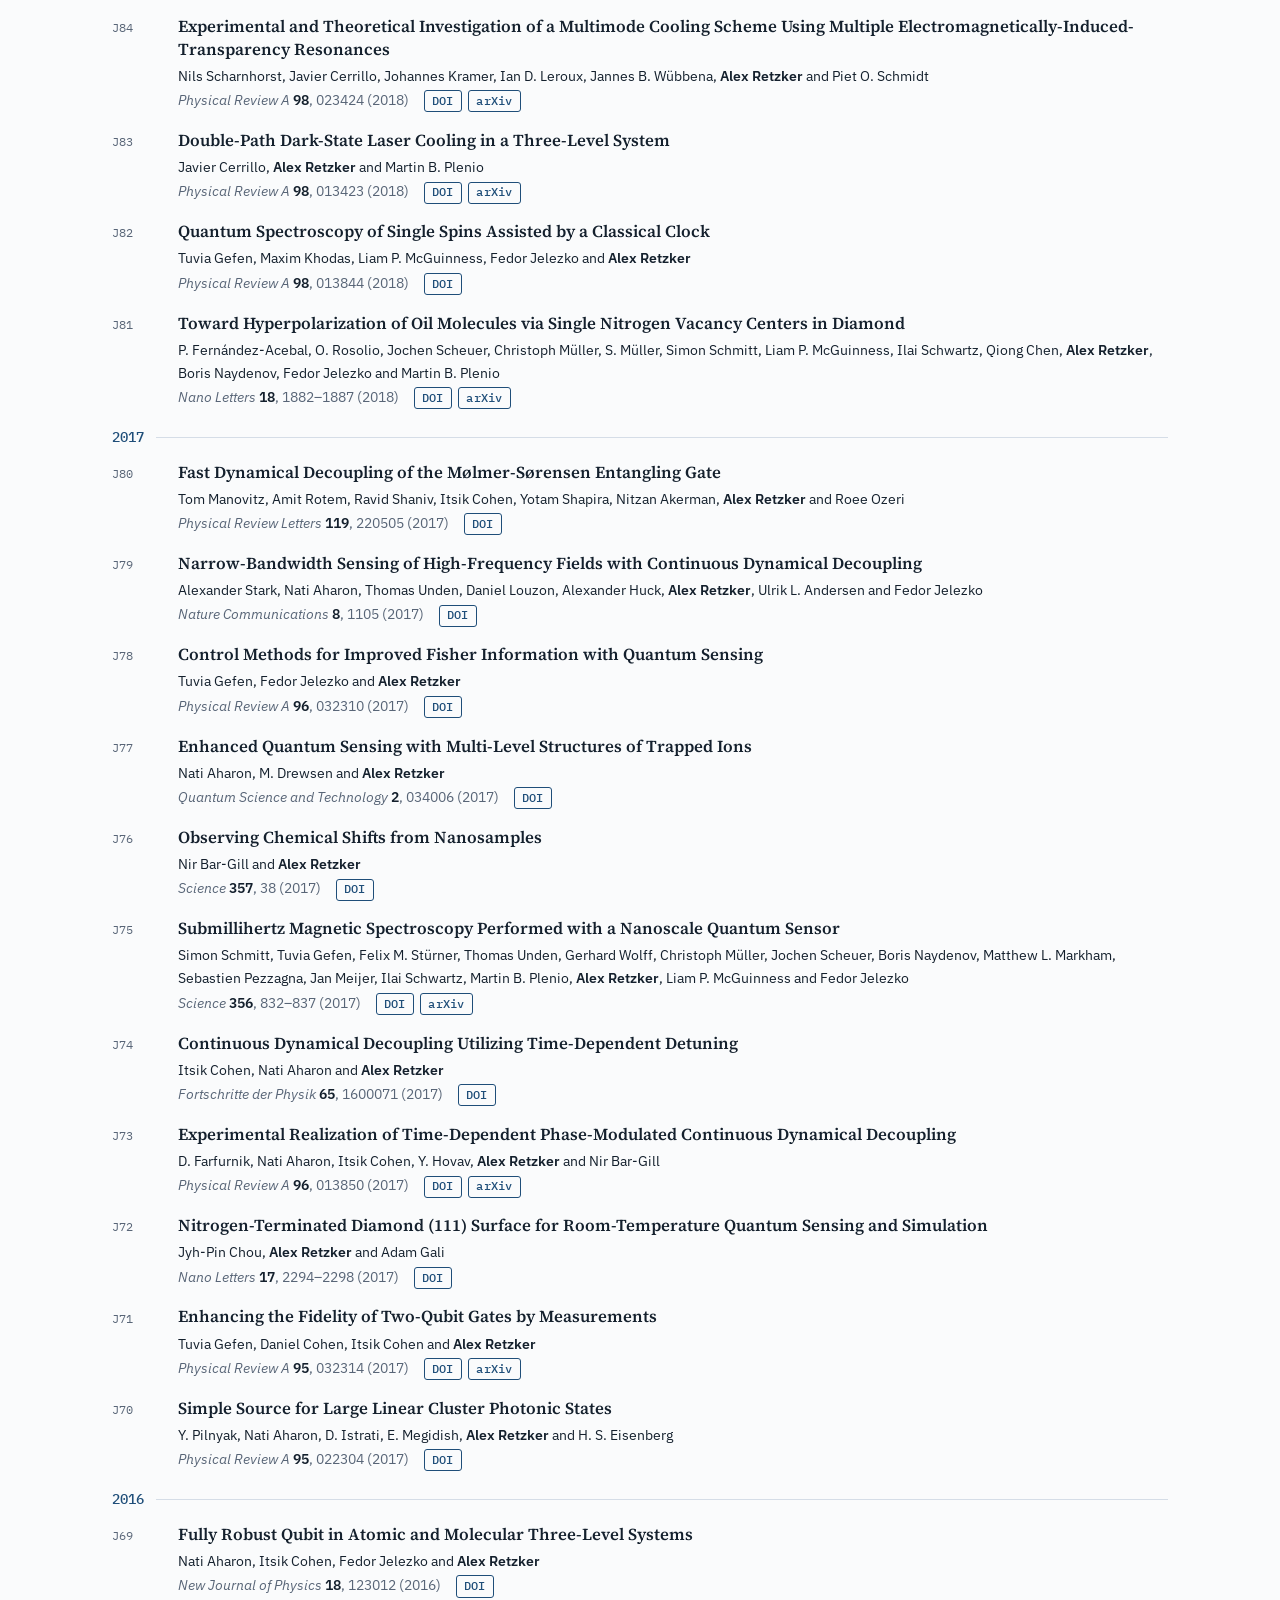
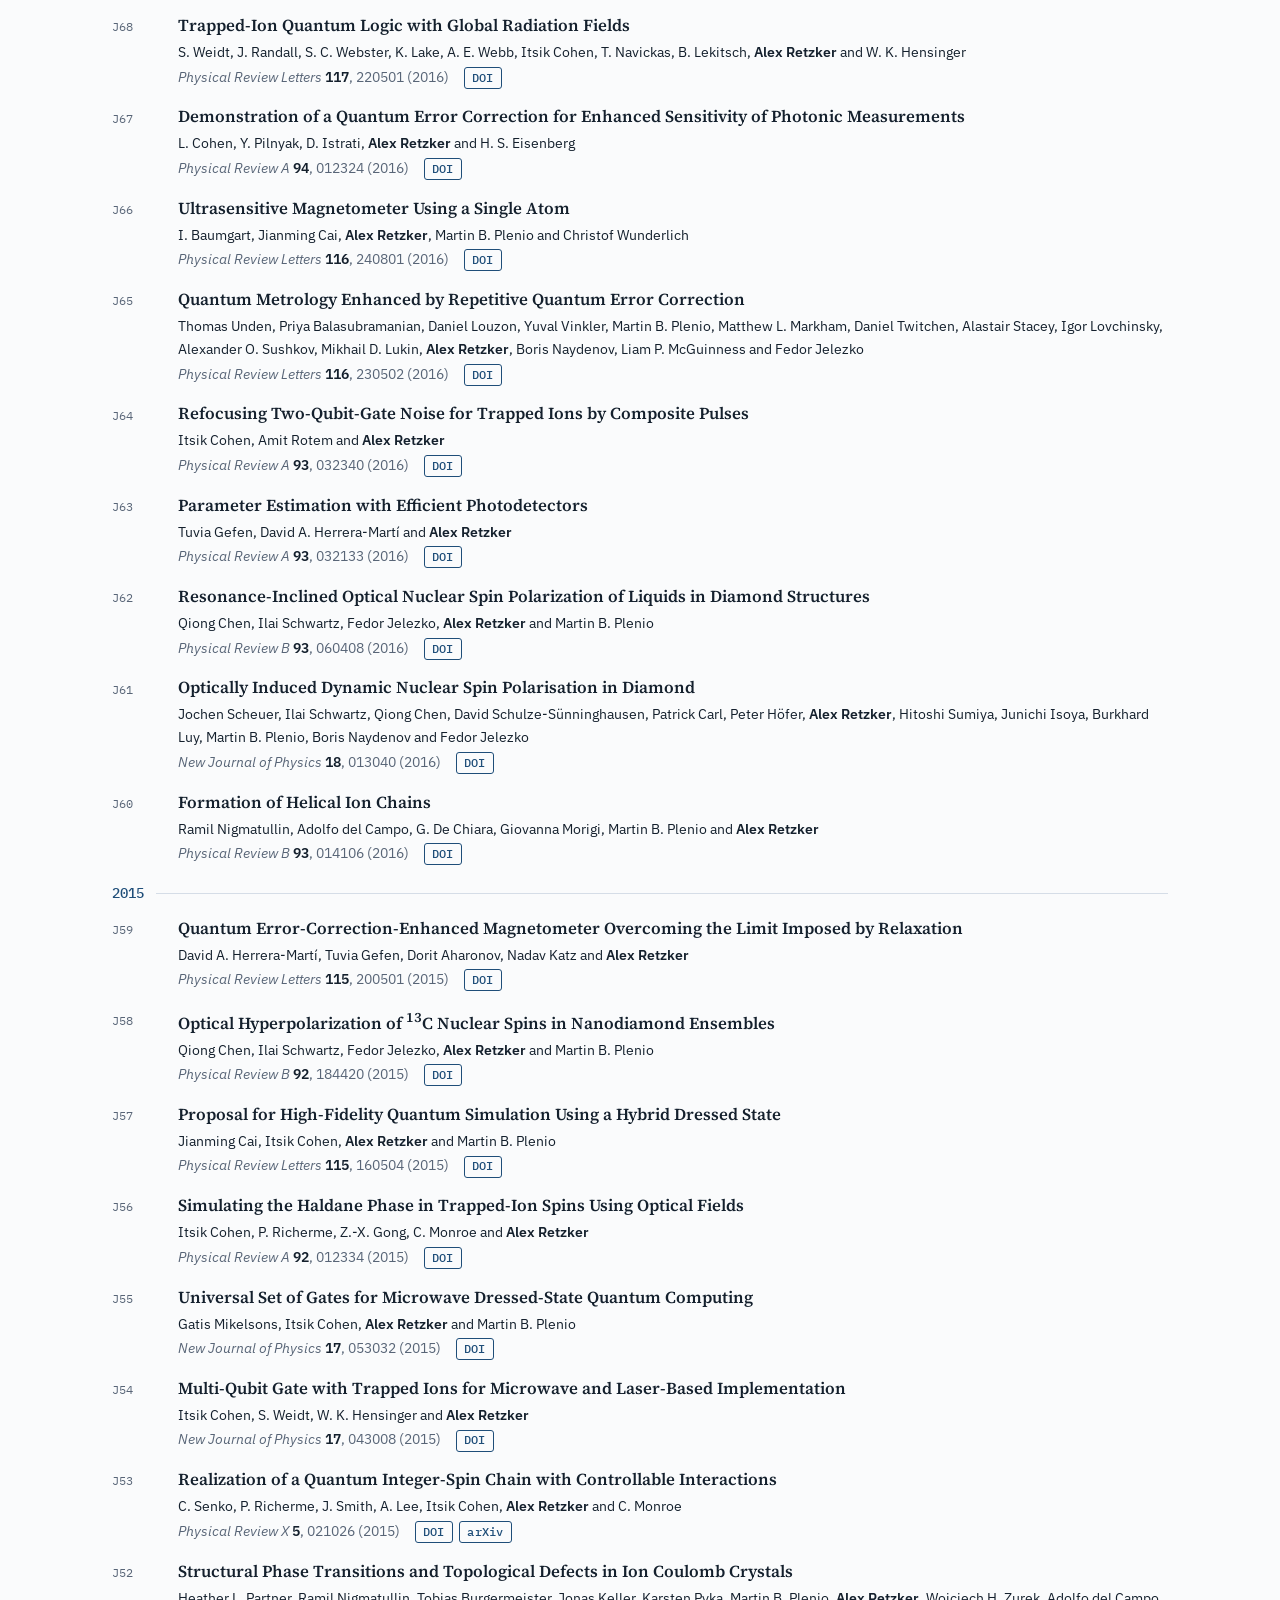
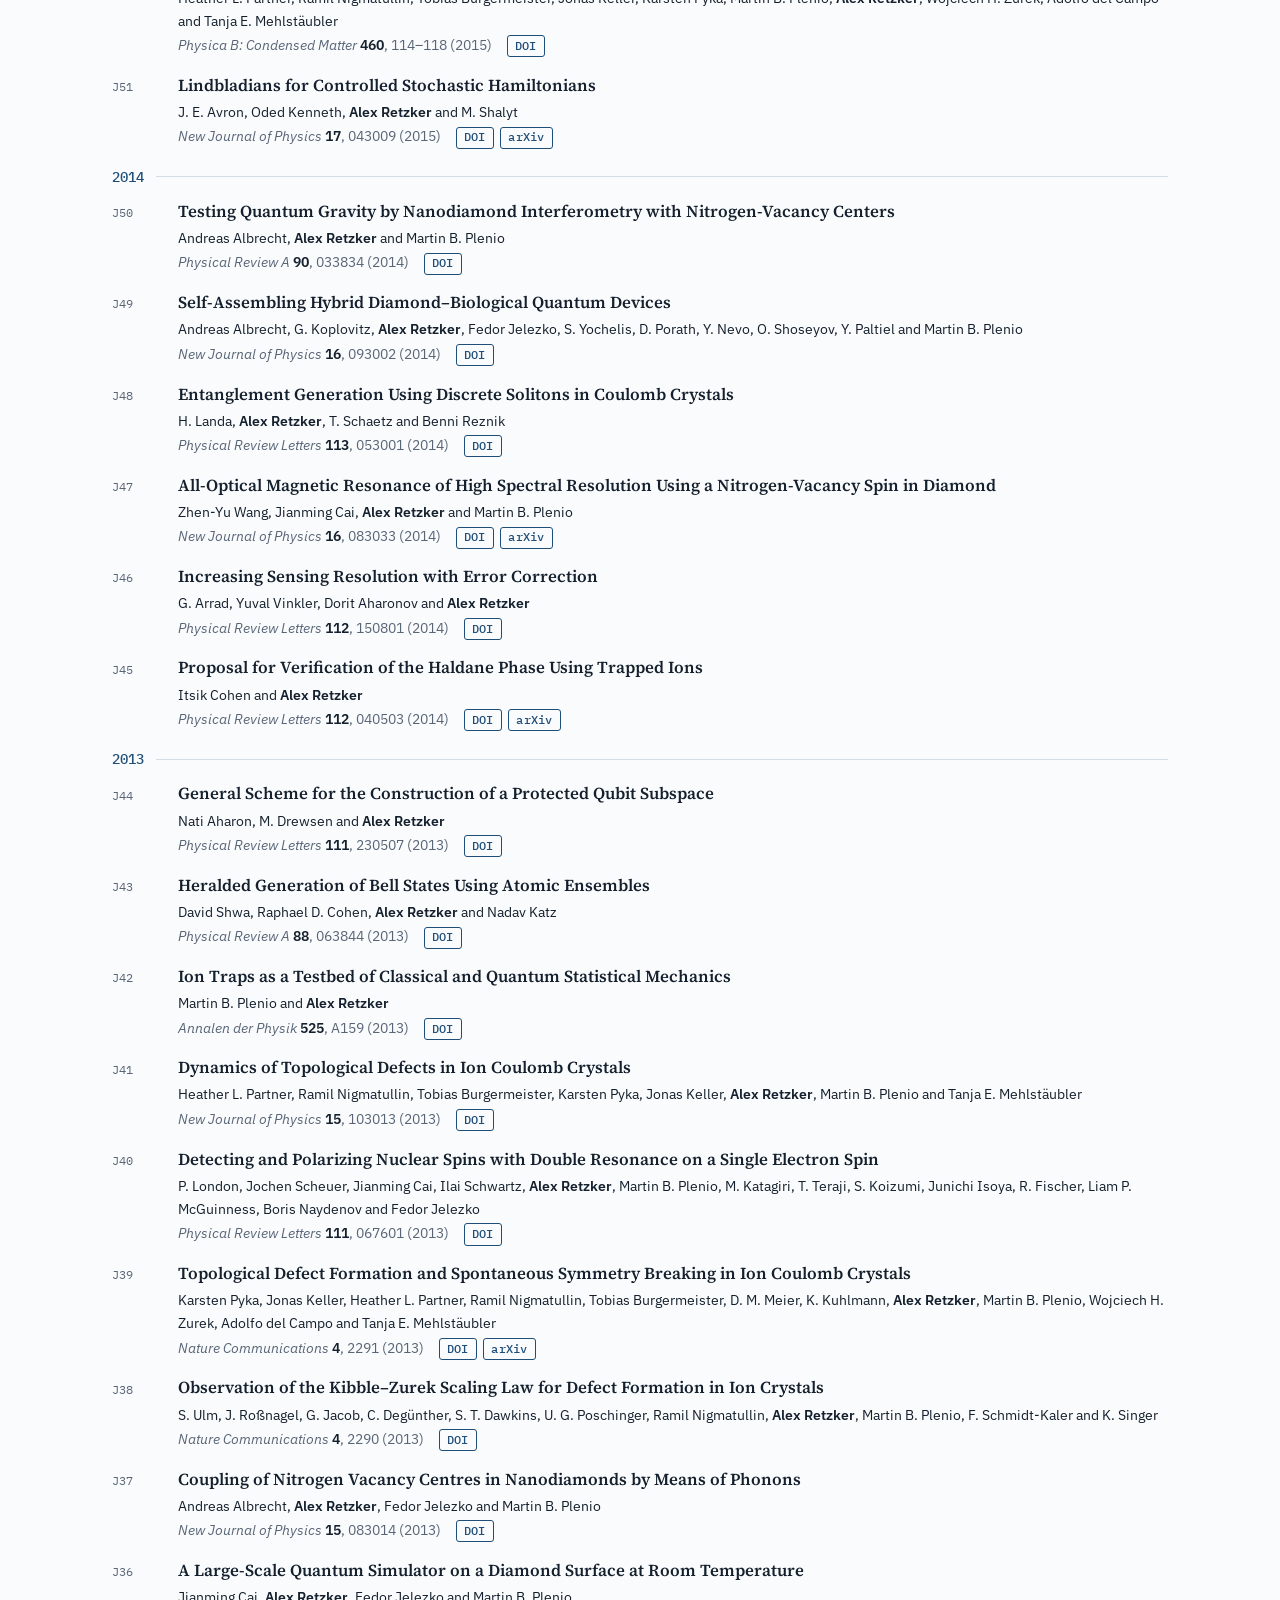
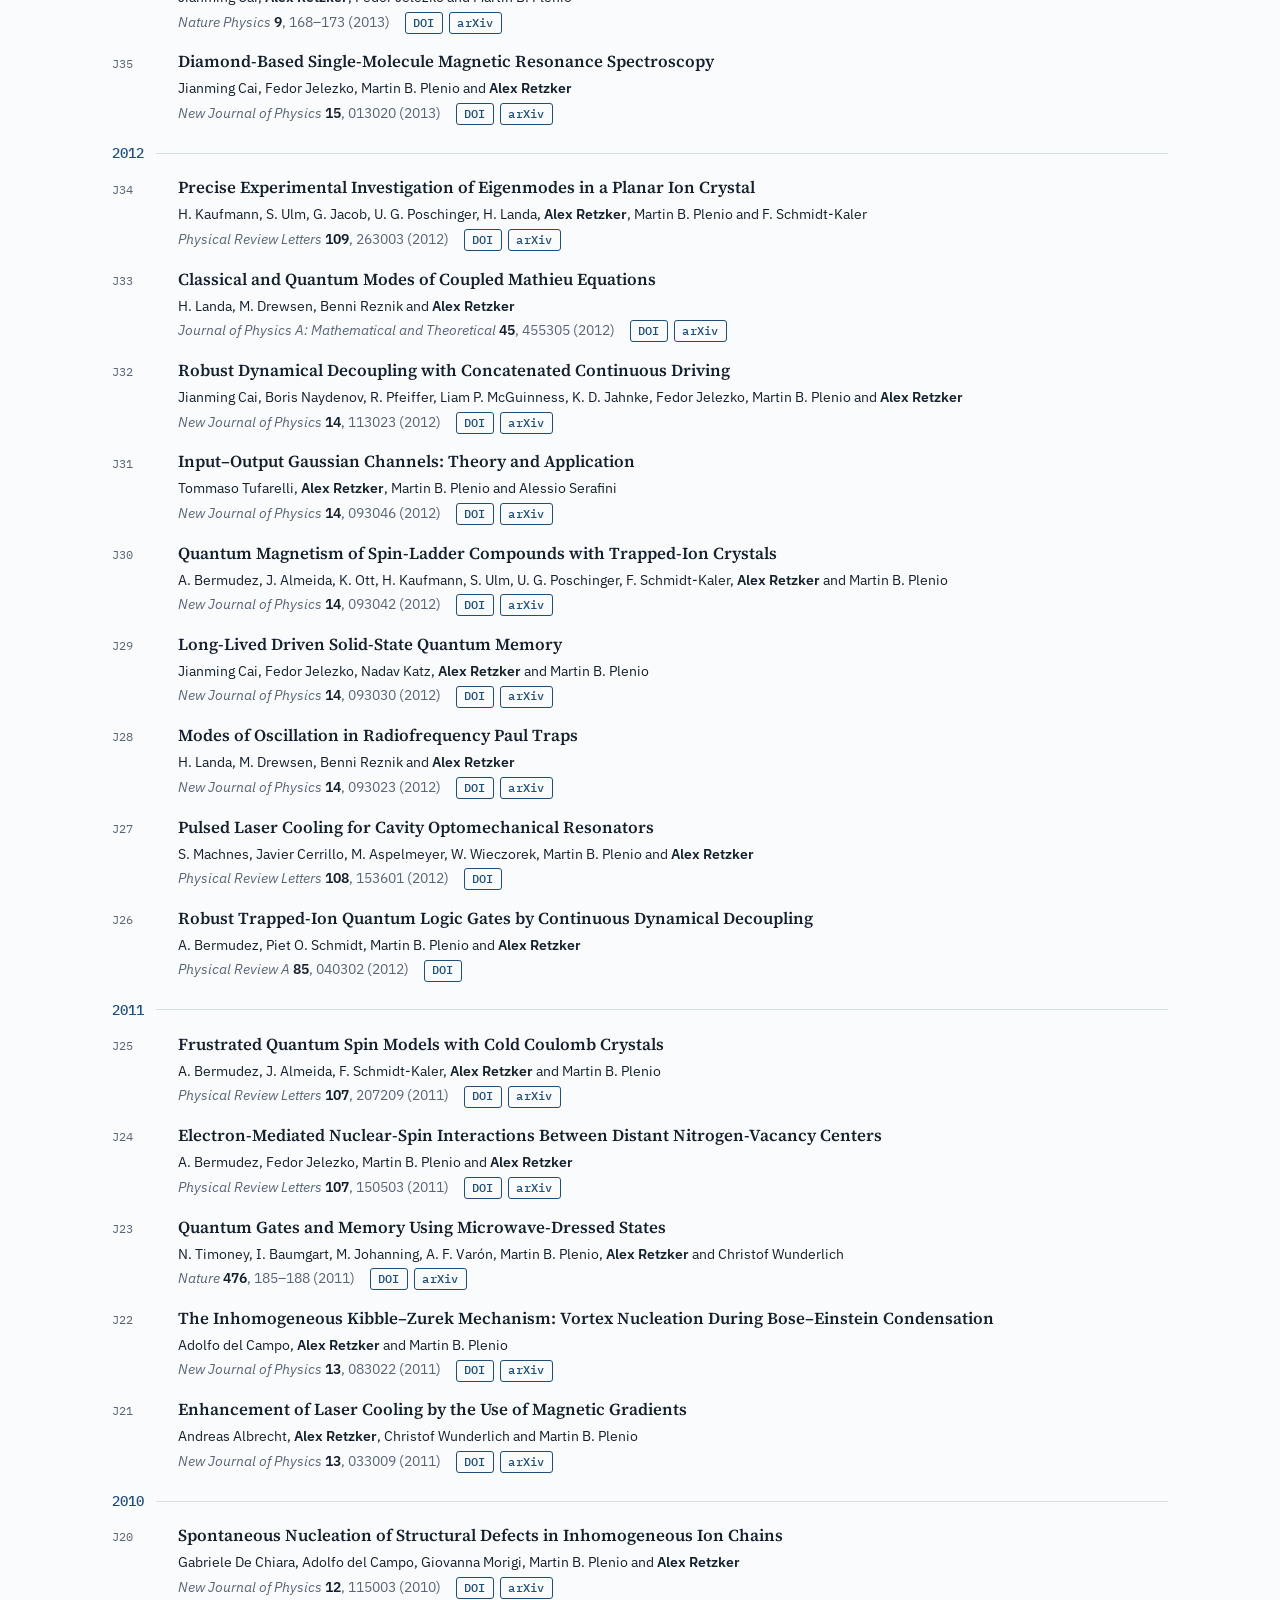
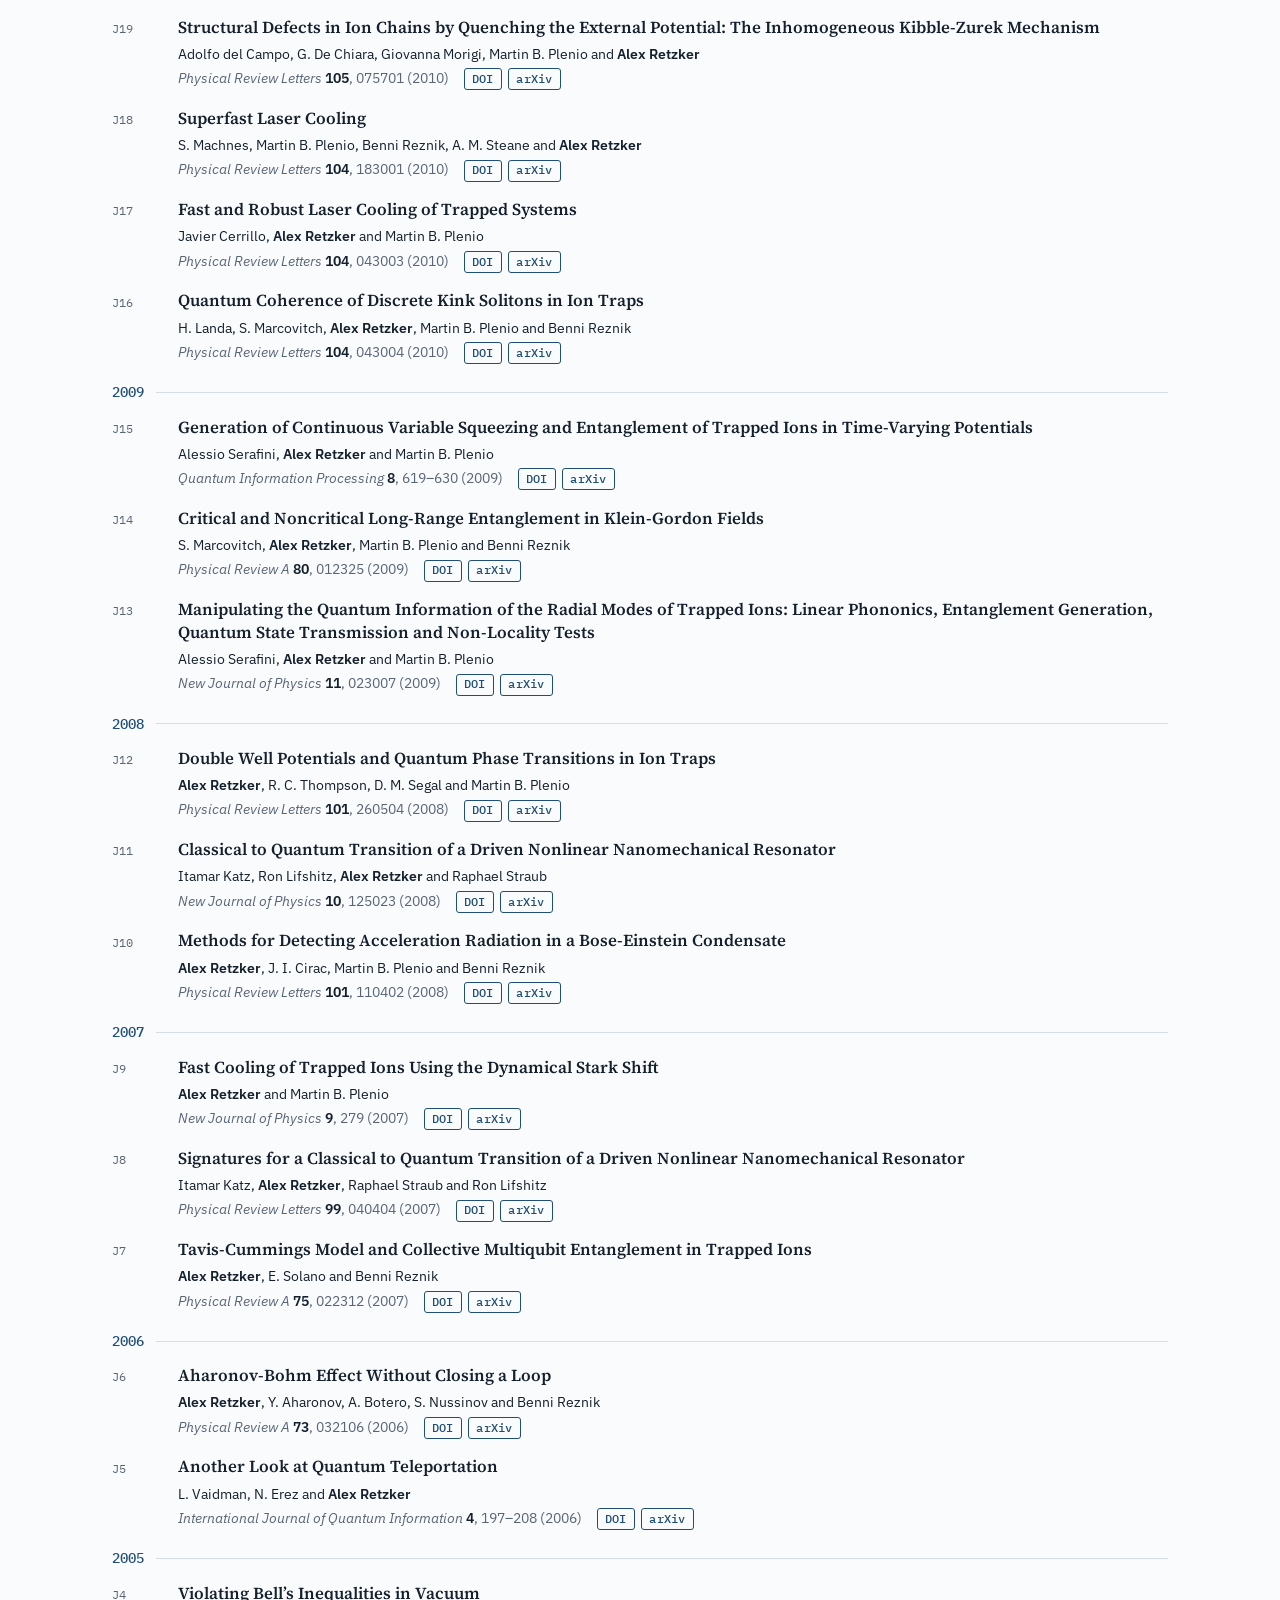
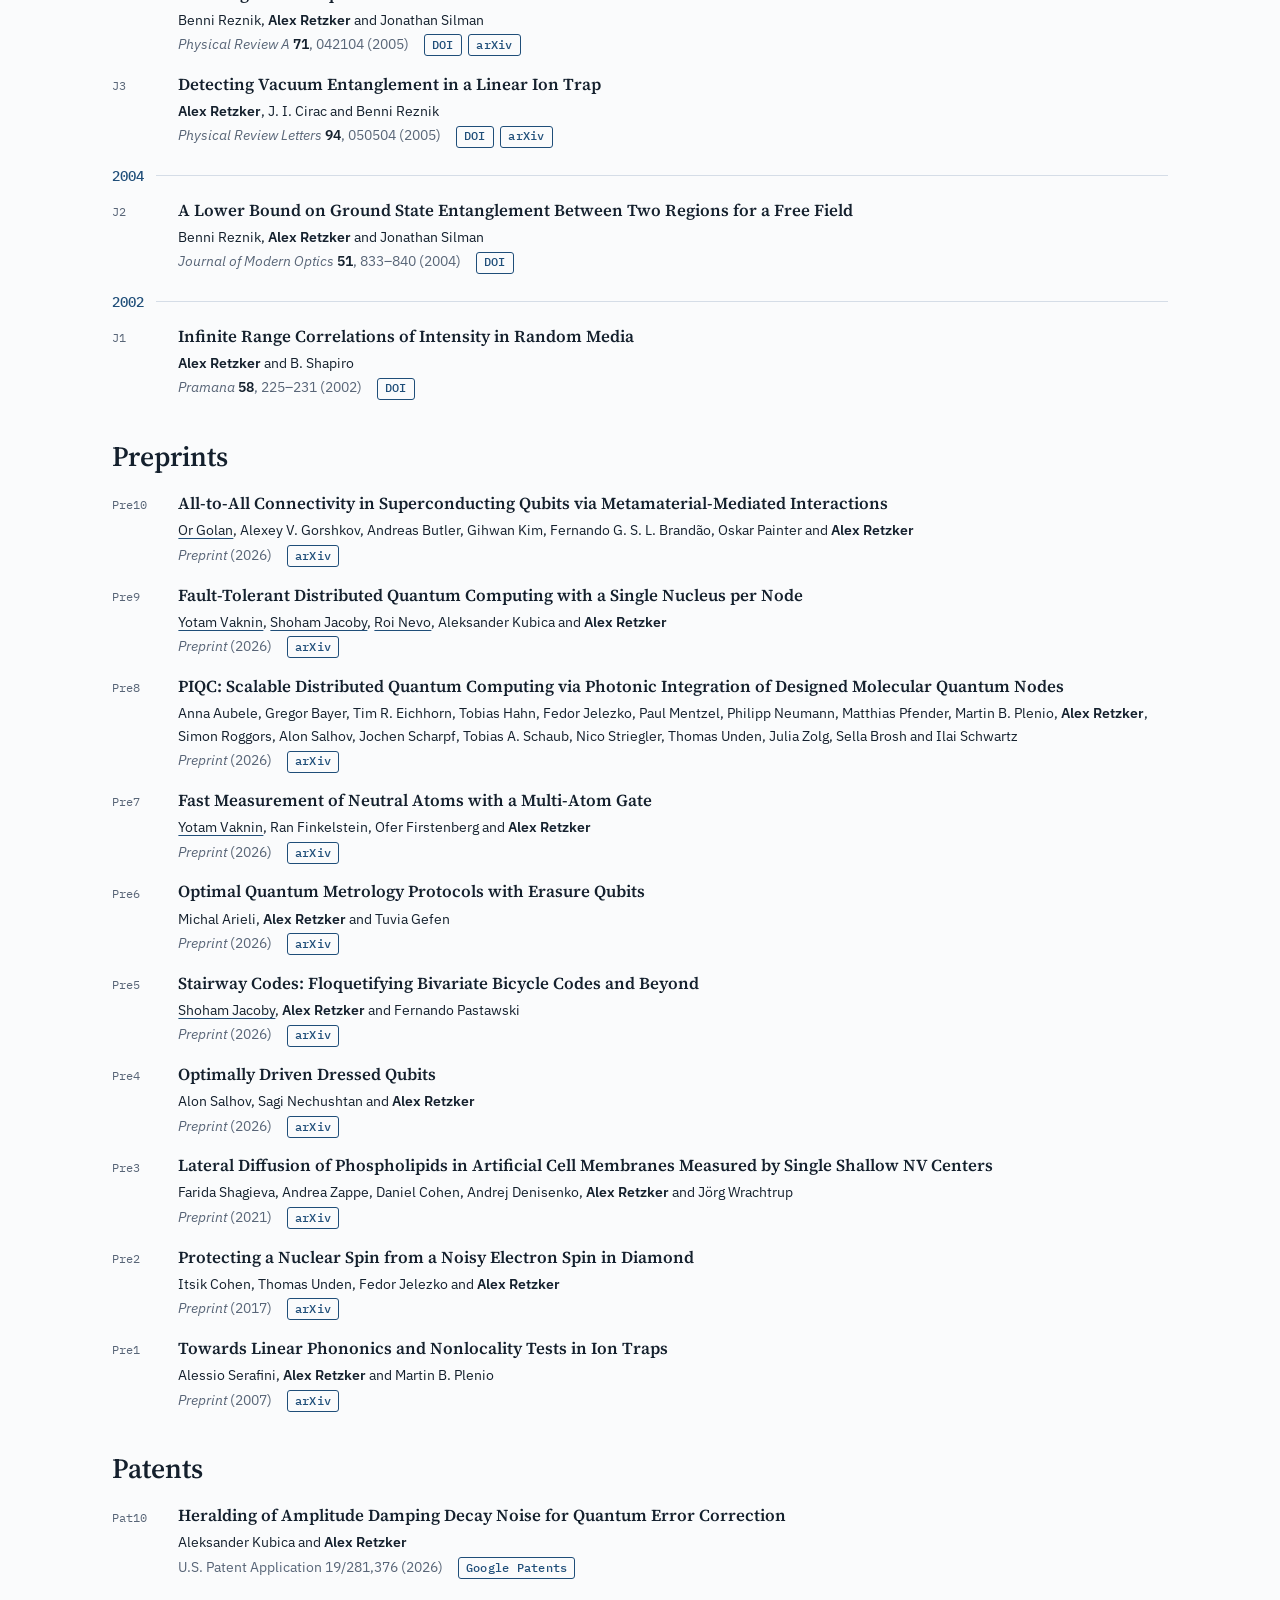
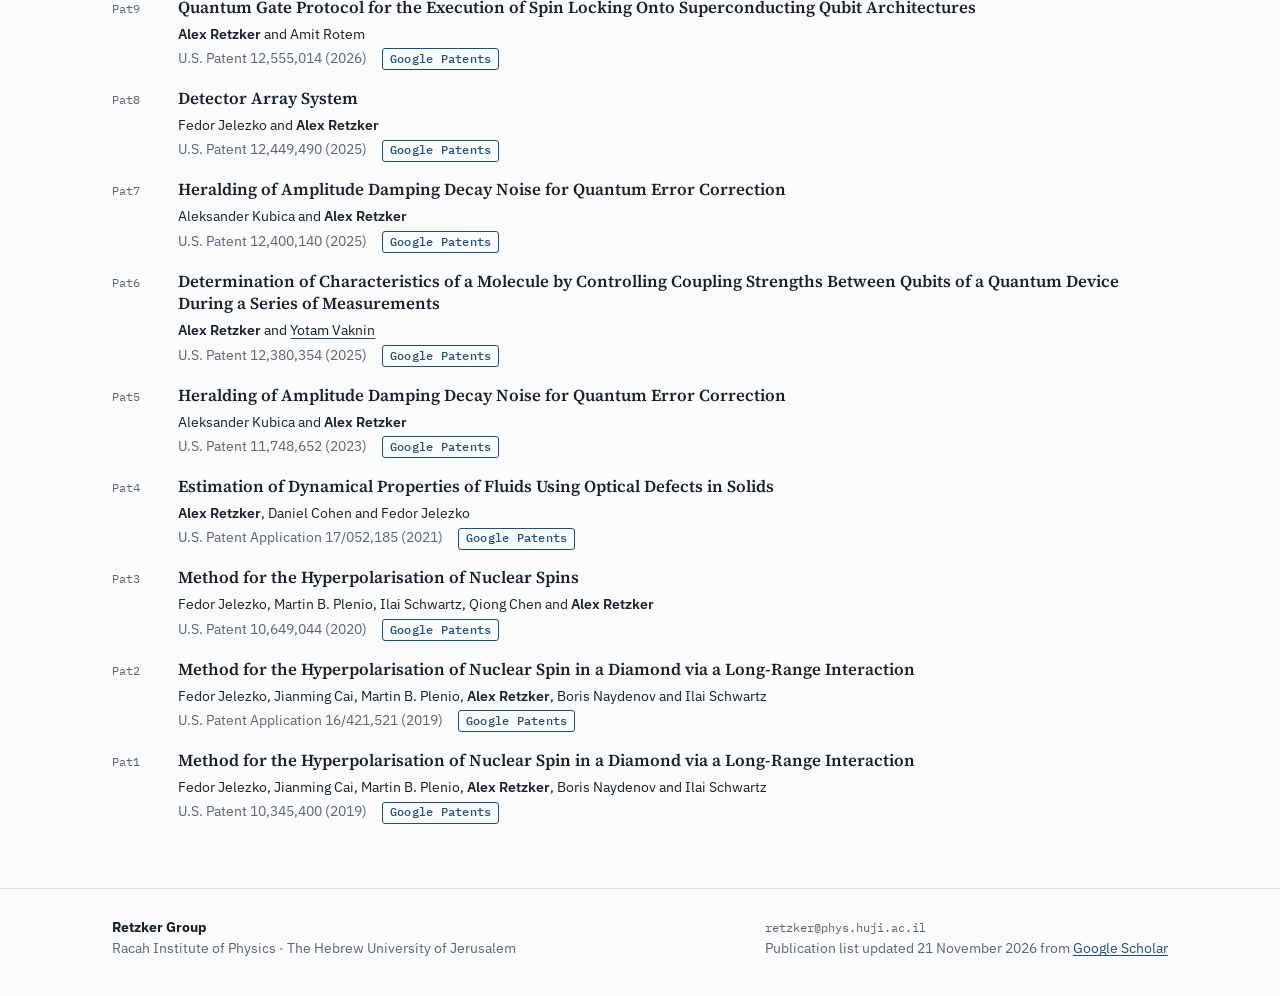
<file: publications.html>
<!doctype html>
<html lang="en">
<head>
<meta charset="utf-8">
<meta name="viewport" content="width=device-width, initial-scale=1, viewport-fit=cover">
<title>Publications &#183; Retzker Group</title>
<meta name="claude:viewport-fit-sides" content="cover">
<meta name="description" content="All publications of Alex Retzker&#8217;s group, with links.">
<link rel="preconnect" href="https://fonts.googleapis.com">
<link rel="preconnect" href="https://fonts.gstatic.com" crossorigin>
<link rel="stylesheet" href="https://fonts.googleapis.com/css2?family=IBM+Plex+Mono:wght@400;500&family=IBM+Plex+Sans:ital,wght@0,400;0,500;0,600;1,400&family=Source+Serif+4:opsz,wght@8..60,500;8..60,600&display=swap">
<link rel="stylesheet" href="assets/style.css?v=994333ea">
</head>
<body>
<header class="site-head"><div class="wrap head-row"><a class="brand" href="index.html"><svg class="mark" viewBox="0 0 32 32" aria-hidden="true"><circle cx="16" cy="16" r="13" fill="none" stroke="currentColor" stroke-width="1.6"/><ellipse cx="16" cy="16" rx="13" ry="4.5" fill="none" stroke="currentColor" stroke-width="1" opacity=".55"/><line x1="16" y1="16" x2="23.5" y2="6.5" stroke="currentColor" stroke-width="2" stroke-linecap="round"/><circle cx="23.5" cy="6.5" r="2.2" fill="currentColor"/></svg><span><b>Retzker Group</b><small>The Hebrew University of Jerusalem</small></span></a><nav class="nav" aria-label="Main"><a href="index.html">Home</a><a href="projects.html">Projects</a><a href="publications.html" aria-current="page">Publications</a><a href="group.html">Group</a><a href="contact.html">Contact</a></nav></div></header>
<main id="main"><section class="page-head"><div class="wrap"><h1>Publications</h1><dl class="stats"><div><dt>citations</dt><dd>10,626</dd></div><div><dt>h-index</dt><dd>54</dd></div><div><dt>journal articles</dt><dd>125</dd></div><div><dt>preprints</dt><dd>10</dd></div><div><dt>patents</dt><dd>10</dd></div></dl><p class="fine">Citation numbers from <a href="https://scholar.google.com/citations?user=L9YvPXkAAAAJ&amp;hl=en">Google Scholar</a>, 21 November 2026.</p><div class="pub-tools"><div class="filters" role="group" aria-label="Show"><button type="button" class="filter" data-filter="all" aria-pressed="true">All <span>145</span></button><button type="button" class="filter" data-filter="article" aria-pressed="false">Journal articles <span>125</span></button><button type="button" class="filter" data-filter="preprint" aria-pressed="false">Preprints <span>10</span></button><button type="button" class="filter" data-filter="patent" aria-pressed="false">Patents <span>10</span></button></div><label class="search"><span class="sr">Search publications</span><input id="pub-search" type="search" placeholder="Search titles, authors, journals" autocomplete="off"></label><a class="btn btn-quiet" href="files/Retzker_publications.pdf">PDF</a></div><p id="pub-count" class="fine" aria-live="polite"></p></div></section><div class="wrap pub-page"><section class="pub-section" data-kind="article"><h2>Journal articles</h2><div class="year-group"><h3 class="year">2026</h3><ol class="pubs"><li class="pub" data-kind="article" data-search="a single-molecule spin&#8211;photon interface nature 658, 1153&#8211;1159 (2026) simon roggors thomas unden anna aubele paul mentzel gregor bayer alon salhov jochen scharpf martin b. plenio alex retzker fedor jelezko tim r. eichhorn tobias a. schaub matthias pfender philipp neumann ilai schwartz"><span class="pub-label">J125</span><div class="pub-body"><a class="pub-title" href="https://doi.org/10.1038/s41586-026-11147-6">A Single-Molecule Spin&#8211;Photon Interface</a><p class="pub-authors">Simon Roggors, Thomas Unden, Anna Aubele, Paul Mentzel, Gregor Bayer, Alon Salhov, Jochen Scharpf, Martin B. Plenio, <b>Alex Retzker</b>, Fedor Jelezko, Tim R. Eichhorn, Tobias A. Schaub, Matthias Pfender, Philipp Neumann and Ilai Schwartz</p><p class="pub-venue"><span><em>Nature</em> <strong>658</strong>, 1153&#8211;1159 (2026)</span><span class="pub-links"><a class="chip-link" href="https://doi.org/10.1038/s41586-026-11147-6">DOI</a><a class="chip-link" href="https://arxiv.org/abs/2605.10077">arXiv</a></span></p></div></li><li class="pub" data-kind="article" data-search="readout-induced degradation of transmon lifetimes: interplay of tlss and qubit spectral reshaping prx quantum 7, 033059 (2026) ziwen huang jimmy shih-chun hung mouktik raha ming-han chou harry levine alex retzker connor t. hann david hover fernando g. s. l. brand&#227;o aashish a. clerk arbel haim oskar painter"><span class="pub-label">J124</span><div class="pub-body"><a class="pub-title" href="https://doi.org/10.1103/y5ty-bd4y">Readout-Induced Degradation of Transmon Lifetimes: Interplay of TLSs and Qubit Spectral Reshaping</a><p class="pub-authors">Ziwen Huang, Jimmy Shih-Chun Hung, Mouktik Raha, Ming-Han Chou, Harry Levine, <b>Alex Retzker</b>, Connor T. Hann, David Hover, Fernando G. S. L. Brand&#227;o, Aashish A. Clerk, Arbel Haim and Oskar Painter</p><p class="pub-venue"><span><em>PRX Quantum</em> <strong>7</strong>, 033059 (2026)</span><span class="pub-links"><a class="chip-link" href="https://doi.org/10.1103/y5ty-bd4y">DOI</a></span></p></div></li><li class="pub" data-kind="article" data-search="robust gigahertz-range ac magnetometry with an ensemble of nv&#8722; centers in diamond using concatenated continuous dynamical decoupling physical review applied 26, 024018 (2026) takuya kitamura genko t. genov alon salhov yutaka kobayashi shinobu onoda junichi isoya alex retzker fedor jelezko"><span class="pub-label">J123</span><div class="pub-body"><a class="pub-title" href="https://doi.org/10.1103/8zf5-1zyj">Robust Gigahertz-Range ac Magnetometry with an Ensemble of NV<sup>&#8722;</sup> Centers in Diamond Using Concatenated Continuous Dynamical Decoupling</a><p class="pub-authors">Takuya Kitamura, Genko T. Genov, Alon Salhov, Yutaka Kobayashi, Shinobu Onoda, Junichi Isoya, <b>Alex Retzker</b> and Fedor Jelezko</p><p class="pub-venue"><span><em>Physical Review Applied</em> <strong>26</strong>, 024018 (2026)</span><span class="pub-links"><a class="chip-link" href="https://doi.org/10.1103/8zf5-1zyj">DOI</a><a class="chip-link" href="https://arxiv.org/abs/2510.20401">arXiv</a></span></p></div></li><li class="pub" data-kind="article" data-search="fast, high-fidelity erasure detection of dual-rail qubits with symmetrically coupled readout physical review x, accepted (2026) jimmy shih-chun hung arbel haim mouktik raha gihwan kim ziwen huang ming-han chou mitch d&#8217;ewart erik davis anurag mishra patricio arrangoiz arriola amirhossein khalajhedayati david hover fernando g. s. l. brand&#227;o aashish a. clerk alex retzker harry levine oskar painter"><span class="pub-label">J122</span><div class="pub-body"><a class="pub-title" href="https://doi.org/10.1103/54jp-hwdd">Fast, High-Fidelity Erasure Detection of Dual-Rail Qubits with Symmetrically Coupled Readout</a><p class="pub-authors">Jimmy Shih-Chun Hung, Arbel Haim, Mouktik Raha, Gihwan Kim, Ziwen Huang, Ming-Han Chou, Mitch D&#8217;Ewart, Erik Davis, Anurag Mishra, Patricio Arrangoiz Arriola, Amirhossein Khalajhedayati, David Hover, Fernando G. S. L. Brand&#227;o, Aashish A. Clerk, <b>Alex Retzker</b>, Harry Levine and Oskar Painter</p><p class="pub-venue"><span><em>Physical Review X</em>, accepted (2026)</span><span class="pub-links"><a class="chip-link" href="https://doi.org/10.1103/54jp-hwdd">DOI</a><a class="chip-link" href="https://arxiv.org/abs/2604.16292">arXiv</a></span></p></div></li><li class="pub" data-kind="article" data-search="high rate magic state cultivation on the surface code prx quantum 7, 010353 (2026) yotam vaknin shoham jacoby arne l. grimsmo alex retzker"><span class="pub-label">J121</span><div class="pub-body"><a class="pub-title" href="https://doi.org/10.1103/p8tw-6kq9">High Rate Magic State Cultivation on the Surface Code</a><p class="pub-authors"><a class="member-link" href="group/yotam-vaknin.html">Yotam Vaknin</a>, <a class="member-link" href="group/shoham-jacoby.html">Shoham Jacoby</a>, Arne L. Grimsmo and <b>Alex Retzker</b></p><p class="pub-venue"><span><em>PRX Quantum</em> <strong>7</strong>, 010353 (2026)</span><span class="pub-links"><a class="chip-link" href="https://doi.org/10.1103/p8tw-6kq9">DOI</a><a class="chip-link" href="https://arxiv.org/abs/2502.01743">arXiv</a></span></p></div></li><li class="pub" data-kind="article" data-search="cavity-mediated cross-cross-resonance gate prx quantum 7, 043034 (2026) alexey v. gorshkov or golan daniel cohen arbel haim amit rotem gihwan kim andreas butler connor t. hann oskar painter fernando g. s. l. brand&#227;o alex retzker"><span class="pub-label">J120</span><div class="pub-body"><a class="pub-title" href="https://doi.org/10.1103/1nt2-f7gl">Cavity-Mediated Cross-Cross-Resonance Gate</a><p class="pub-authors">Alexey V. Gorshkov, <a class="member-link" href="group/or-golan.html">Or Golan</a>, Daniel Cohen, Arbel Haim, Amit Rotem, Gihwan Kim, Andreas Butler, Connor T. Hann, Oskar Painter, Fernando G. S. L. Brand&#227;o and <b>Alex Retzker</b></p><p class="pub-venue"><span><em>PRX Quantum</em> <strong>7</strong>, 043034 (2026)</span><span class="pub-links"><a class="chip-link" href="https://doi.org/10.1103/1nt2-f7gl">DOI</a><a class="chip-link" href="https://arxiv.org/abs/2506.03239">arXiv</a></span></p></div></li></ol></div><div class="year-group"><h3 class="year">2025</h3><ol class="pubs"><li class="pub" data-kind="article" data-search="overcoming frequency resolution limits using a solid-state spin quantum sensor physical review letters 135, 250806 (2025) qingyun cao genko t. genov yaoming chu jianming cai yu liu alex retzker fedor jelezko"><span class="pub-label">J119</span><div class="pub-body"><a class="pub-title" href="https://doi.org/10.1103/llfg-s4rr">Overcoming Frequency Resolution Limits Using a Solid-State Spin Quantum Sensor</a><p class="pub-authors">Qingyun Cao, Genko T. Genov, Yaoming Chu, Jianming Cai, Yu Liu, <b>Alex Retzker</b> and Fedor Jelezko</p><p class="pub-venue"><span><em>Physical Review Letters</em> <strong>135</strong>, 250806 (2025)</span><span class="pub-links"><a class="chip-link" href="https://doi.org/10.1103/llfg-s4rr">DOI</a></span></p></div></li><li class="pub" data-kind="article" data-search="optimizing quantum error-correction protocols with erasure qubits prx quantum 6, 040354 (2025) shouzhen gu yotam vaknin alex retzker aleksander kubica"><span class="pub-label">J118</span><div class="pub-body"><a class="pub-title" href="https://doi.org/10.1103/985g-58gd">Optimizing Quantum Error-Correction Protocols with Erasure Qubits</a><p class="pub-authors">Shouzhen Gu, <a class="member-link" href="group/yotam-vaknin.html">Yotam Vaknin</a>, <b>Alex Retzker</b> and Aleksander Kubica</p><p class="pub-venue"><span><em>PRX Quantum</em> <strong>6</strong>, 040354 (2025)</span><span class="pub-links"><a class="chip-link" href="https://doi.org/10.1103/985g-58gd">DOI</a><a class="chip-link" href="https://arxiv.org/abs/2408.00829">arXiv</a></span></p></div></li><li class="pub" data-kind="article" data-search="magic state injection with erasure qubits prx quantum 6, 040323 (2025) shoham jacoby yotam vaknin alex retzker arne l. grimsmo"><span class="pub-label">J117</span><div class="pub-body"><a class="pub-title" href="https://doi.org/10.1103/5q1v-ry3y">Magic State Injection with Erasure Qubits</a><p class="pub-authors"><a class="member-link" href="group/shoham-jacoby.html">Shoham Jacoby</a>, <a class="member-link" href="group/yotam-vaknin.html">Yotam Vaknin</a>, <b>Alex Retzker</b> and Arne L. Grimsmo</p><p class="pub-venue"><span><em>PRX Quantum</em> <strong>6</strong>, 040323 (2025)</span><span class="pub-links"><a class="chip-link" href="https://doi.org/10.1103/5q1v-ry3y">DOI</a></span></p></div></li><li class="pub" data-kind="article" data-search="optically detected magnetic resonance on carbene molecular qubits journal of the american chemical society 147, 36383&#8211;36392 (2025) simon roggors nico striegler thomas unden oleksiy khavryuchenko alon salhov jochen scharpf martin b. plenio alex retzker fedor jelezko matthias pfender philipp neumann tim r. eichhorn tobias a. schaub ilai schwartz"><span class="pub-label">J116</span><div class="pub-body"><a class="pub-title" href="https://doi.org/10.1021/jacs.5c10272">Optically Detected Magnetic Resonance on Carbene Molecular Qubits</a><p class="pub-authors">Simon Roggors, Nico Striegler, Thomas Unden, Oleksiy Khavryuchenko, Alon Salhov, Jochen Scharpf, Martin B. Plenio, <b>Alex Retzker</b>, Fedor Jelezko, Matthias Pfender, Philipp Neumann, Tim R. Eichhorn, Tobias A. Schaub and Ilai Schwartz</p><p class="pub-venue"><span><em>Journal of the American Chemical Society</em> <strong>147</strong>, 36383&#8211;36392 (2025)</span><span class="pub-links"><a class="chip-link" href="https://doi.org/10.1021/jacs.5c10272">DOI</a></span></p></div></li><li class="pub" data-kind="article" data-search="fast, robust, and laser-free universal entangling gates for trapped-ion quantum computing physical review x 15, 021079 (2025) markus n&#252;nnerich daniel cohen patrick barthel patrick h. huber dorna niroomand alex retzker christof wunderlich"><span class="pub-label">J115</span><div class="pub-body"><a class="pub-title" href="https://doi.org/10.1103/physrevx.15.021079">Fast, Robust, and Laser-Free Universal Entangling Gates for Trapped-Ion Quantum Computing</a><p class="pub-authors">Markus N&#252;nnerich, Daniel Cohen, Patrick Barthel, Patrick H. Huber, Dorna Niroomand, <b>Alex Retzker</b> and Christof Wunderlich</p><p class="pub-venue"><span><em>Physical Review X</em> <strong>15</strong>, 021079 (2025)</span><span class="pub-links"><a class="chip-link" href="https://doi.org/10.1103/physrevx.15.021079">DOI</a></span></p></div></li><li class="pub" data-kind="article" data-search="robust noise suppression and quantum sensing by continuous phased dynamical decoupling physical review letters 134, 120802 (2025) daniel louzon genko t. genov nicolas staudenmaier florian frank johannes lang matthew l. markham alex retzker fedor jelezko"><span class="pub-label">J114</span><div class="pub-body"><a class="pub-title" href="https://doi.org/10.1103/physrevlett.134.120802">Robust Noise Suppression and Quantum Sensing by Continuous Phased Dynamical Decoupling</a><p class="pub-authors">Daniel Louzon, Genko T. Genov, Nicolas Staudenmaier, Florian Frank, Johannes Lang, Matthew L. Markham, <b>Alex Retzker</b> and Fedor Jelezko</p><p class="pub-venue"><span><em>Physical Review Letters</em> <strong>134</strong>, 120802 (2025)</span><span class="pub-links"><a class="chip-link" href="https://doi.org/10.1103/physrevlett.134.120802">DOI</a></span></p></div></li><li class="pub" data-kind="article" data-search="spectrum analysis with parametrically modulated transmon qubits physical review research 7, l012056 (2025) nir gavrielov santiago oviedo-casado alex retzker"><span class="pub-label">J113</span><div class="pub-body"><a class="pub-title" href="https://doi.org/10.1103/physrevresearch.7.l012056">Spectrum Analysis with Parametrically Modulated Transmon Qubits</a><p class="pub-authors">Nir Gavrielov, Santiago Oviedo-Casado and <b>Alex Retzker</b></p><p class="pub-venue"><span><em>Physical Review Research</em> <strong>7</strong>, L012056 (2025)</span><span class="pub-links"><a class="chip-link" href="https://doi.org/10.1103/physrevresearch.7.l012056">DOI</a></span></p></div></li><li class="pub" data-kind="article" data-search="fault-tolerant quantum architectures based on erasure qubits physical review research 7, 013249 (2025) shouzhen gu alex retzker aleksander kubica"><span class="pub-label">J112</span><div class="pub-body"><a class="pub-title" href="https://doi.org/10.1103/physrevresearch.7.013249">Fault-Tolerant Quantum Architectures Based on Erasure Qubits</a><p class="pub-authors">Shouzhen Gu, <b>Alex Retzker</b> and Aleksander Kubica</p><p class="pub-venue"><span><em>Physical Review Research</em> <strong>7</strong>, 013249 (2025)</span><span class="pub-links"><a class="chip-link" href="https://doi.org/10.1103/physrevresearch.7.013249">DOI</a></span></p></div></li><li class="pub" data-kind="article" data-search="hardware-efficient quantum error correction via concatenated bosonic qubits nature 638, 927&#8211;934 (2025) harald putterman"><span class="pub-label">J111</span><div class="pub-body"><a class="pub-title" href="https://doi.org/10.1038/s41586-025-08642-7">Hardware-Efficient Quantum Error Correction via Concatenated Bosonic Qubits</a><p class="pub-authors">Harald Putterman et al.</p><p class="pub-venue"><span><em>Nature</em> <strong>638</strong>, 927&#8211;934 (2025)</span><span class="pub-links"><a class="chip-link" href="https://doi.org/10.1038/s41586-025-08642-7">DOI</a></span></p></div></li></ol></div><div class="year-group"><h3 class="year">2024</h3><ol class="pubs"><li class="pub" data-kind="article" data-search="protecting quantum information via destructive interference of correlated noise physical review letters 132, 223601 (2024) alon salhov qingyun cao jianming cai alex retzker fedor jelezko genko t. genov"><span class="pub-label">J110</span><div class="pub-body"><a class="pub-title" href="https://doi.org/10.1103/physrevlett.132.223601">Protecting Quantum Information via Destructive Interference of Correlated Noise</a><p class="pub-authors">Alon Salhov, Qingyun Cao, Jianming Cai, <b>Alex Retzker</b>, Fedor Jelezko and Genko T. Genov</p><p class="pub-venue"><span><em>Physical Review Letters</em> <strong>132</strong>, 223601 (2024)</span><span class="pub-links"><a class="chip-link" href="https://doi.org/10.1103/physrevlett.132.223601">DOI</a></span></p></div></li><li class="pub" data-kind="article" data-search="robust gates with spin-locked superconducting qubits physical review research 6, 013217 (2024) ido zuk daniel cohen alexey v. gorshkov alex retzker"><span class="pub-label">J109</span><div class="pub-body"><a class="pub-title" href="https://doi.org/10.1103/physrevresearch.6.013217">Robust Gates with Spin-Locked Superconducting Qubits</a><p class="pub-authors">Ido Zuk, Daniel Cohen, Alexey V. Gorshkov and <b>Alex Retzker</b></p><p class="pub-venue"><span><em>Physical Review Research</em> <strong>6</strong>, 013217 (2024)</span><span class="pub-links"><a class="chip-link" href="https://doi.org/10.1103/physrevresearch.6.013217">DOI</a></span></p></div></li><li class="pub" data-kind="article" data-search="demonstrating a long-coherence dual-rail erasure qubit using tunable transmons physical review x 14, 011051 (2024) harry levine"><span class="pub-label">J108</span><div class="pub-body"><a class="pub-title" href="https://doi.org/10.1103/physrevx.14.011051">Demonstrating a Long-Coherence Dual-Rail Erasure Qubit Using Tunable Transmons</a><p class="pub-authors">Harry Levine et al.</p><p class="pub-venue"><span><em>Physical Review X</em> <strong>14</strong>, 011051 (2024)</span><span class="pub-links"><a class="chip-link" href="https://doi.org/10.1103/physrevx.14.011051">DOI</a><a class="chip-link" href="https://arxiv.org/abs/2307.08737">arXiv</a></span></p></div></li></ol></div><div class="year-group"><h3 class="year">2023</h3><ol class="pubs"><li class="pub" data-kind="article" data-search="coherent manipulation of nuclear spins in the strong driving regime new journal of physics 25, 113042 (2023) dan yudilevich alon salhov ido schaefer konstantin herb alex retzker amit finkler"><span class="pub-label">J107</span><div class="pub-body"><a class="pub-title" href="https://doi.org/10.1088/1367-2630/ad0c0b">Coherent Manipulation of Nuclear Spins in the Strong Driving Regime</a><p class="pub-authors">Dan Yudilevich, Alon Salhov, Ido Schaefer, Konstantin Herb, <b>Alex Retzker</b> and Amit Finkler</p><p class="pub-venue"><span><em>New Journal of Physics</em> <strong>25</strong>, 113042 (2023)</span><span class="pub-links"><a class="chip-link" href="https://doi.org/10.1088/1367-2630/ad0c0b">DOI</a></span></p></div></li><li class="pub" data-kind="article" data-search="optimal sensing protocol for statistically polarized nano-nmr with nv centers physical review letters 131, 150801 (2023) nicolas staudenmaier anjusha vijayakumar-sreeja genko t. genov daniel cohen christoph findler johannes lang alex retzker fedor jelezko santiago oviedo-casado"><span class="pub-label">J106</span><div class="pub-body"><a class="pub-title" href="https://doi.org/10.1103/physrevlett.131.150801">Optimal Sensing Protocol for Statistically Polarized Nano-NMR with NV Centers</a><p class="pub-authors">Nicolas Staudenmaier, Anjusha Vijayakumar-Sreeja, Genko T. Genov, Daniel Cohen, Christoph Findler, Johannes Lang, <b>Alex Retzker</b>, Fedor Jelezko and Santiago Oviedo-Casado</p><p class="pub-venue"><span><em>Physical Review Letters</em> <strong>131</strong>, 150801 (2023)</span><span class="pub-links"><a class="chip-link" href="https://doi.org/10.1103/physrevlett.131.150801">DOI</a></span></p></div></li><li class="pub" data-kind="article" data-search="erasure qubits: overcoming the t1 limit in superconducting circuits physical review x 13, 041022 (2023) aleksander kubica arbel haim yotam vaknin harry levine fernando g. s. l. brand&#227;o alex retzker"><span class="pub-label">J105</span><div class="pub-body"><a class="pub-title" href="https://doi.org/10.1103/physrevx.13.041022">Erasure Qubits: Overcoming the <em>T</em><sub>1</sub> Limit in Superconducting Circuits</a><p class="pub-authors">Aleksander Kubica, Arbel Haim, <a class="member-link" href="group/yotam-vaknin.html">Yotam Vaknin</a>, Harry Levine, Fernando G. S. L. Brand&#227;o and <b>Alex Retzker</b></p><p class="pub-venue"><span><em>Physical Review X</em> <strong>13</strong>, 041022 (2023)</span><span class="pub-links"><a class="chip-link" href="https://doi.org/10.1103/physrevx.13.041022">DOI</a><a class="chip-link" href="https://arxiv.org/abs/2208.05461">arXiv</a></span></p></div></li><li class="pub" data-kind="article" data-search="radio-frequency sweeps at microtesla fields for parahydrogen-induced polarization of biomolecules the journal of physical chemistry letters 14, 2125&#8211;2132 (2023) alastair marshall alon salhov martin gierse christoph m&#252;ller michael keim sebastian lucas anna parker jochen scheuer christophoros vassiliou philipp neumann fedor jelezko alex retzker john w. blanchard ilai schwartz stephan knecht"><span class="pub-label">J104</span><div class="pub-body"><a class="pub-title" href="https://doi.org/10.1021/acs.jpclett.2c03785">Radio-Frequency Sweeps at Microtesla Fields for Parahydrogen-Induced Polarization of Biomolecules</a><p class="pub-authors">Alastair Marshall, Alon Salhov, Martin Gierse, Christoph M&#252;ller, Michael Keim, Sebastian Lucas, Anna Parker, Jochen Scheuer, Christophoros Vassiliou, Philipp Neumann, Fedor Jelezko, <b>Alex Retzker</b>, John W. Blanchard, Ilai Schwartz and Stephan Knecht</p><p class="pub-venue"><span><em>The Journal of Physical Chemistry Letters</em> <strong>14</strong>, 2125&#8211;2132 (2023)</span><span class="pub-links"><a class="chip-link" href="https://doi.org/10.1021/acs.jpclett.2c03785">DOI</a><a class="chip-link" href="https://arxiv.org/abs/2205.15709">arXiv</a></span></p></div></li></ol></div><div class="year-group"><h3 class="year">2022</h3><ol class="pubs"><li class="pub" data-kind="article" data-search="quantum metrology with imperfect measurements nature communications 13, 6971 (2022) yink loong len tuvia gefen alex retzker jan ko&#322;ody&#324;ski"><span class="pub-label">J103</span><div class="pub-body"><a class="pub-title" href="https://doi.org/10.1038/s41467-022-33563-8">Quantum Metrology with Imperfect Measurements</a><p class="pub-authors">Yink Loong Len, Tuvia Gefen, <b>Alex Retzker</b> and Jan Ko&#322;ody&#324;ski</p><p class="pub-venue"><span><em>Nature Communications</em> <strong>13</strong>, 6971 (2022)</span><span class="pub-links"><a class="chip-link" href="https://doi.org/10.1038/s41467-022-33563-8">DOI</a></span></p></div></li><li class="pub" data-kind="article" data-search="power-law scaling of correlations in statistically polarised nano-nmr npj quantum information 8, 120 (2022) nicolas staudenmaier anjusha vijayakumar-sreeja santiago oviedo-casado genko t. genov daniel cohen daniel dulog thomas unden nico striegler alastair marshall jochen scheuer christoph findler johannes lang ilai schwartz philipp neumann alex retzker fedor jelezko"><span class="pub-label">J102</span><div class="pub-body"><a class="pub-title" href="https://doi.org/10.1038/s41534-022-00632-1">Power-Law Scaling of Correlations in Statistically Polarised Nano-NMR</a><p class="pub-authors">Nicolas Staudenmaier, Anjusha Vijayakumar-Sreeja, Santiago Oviedo-Casado, Genko T. Genov, Daniel Cohen, Daniel Dulog, Thomas Unden, Nico Striegler, Alastair Marshall, Jochen Scheuer, Christoph Findler, Johannes Lang, Ilai Schwartz, Philipp Neumann, <b>Alex Retzker</b> and Fedor Jelezko</p><p class="pub-venue"><span><em>npj Quantum Information</em> <strong>8</strong>, 120 (2022)</span><span class="pub-links"><a class="chip-link" href="https://doi.org/10.1038/s41534-022-00632-1">DOI</a></span></p></div></li></ol></div><div class="year-group"><h3 class="year">2021</h3><ol class="pubs"><li class="pub" data-kind="article" data-search="tailored optical clock transition in 40ca+ measurement: sensors 18, 100326 (2021) l. pelzer k. dietze johannes kramer f. dawel l. krinner nicolas spethmann v. martinez nati aharon alex retzker k. hammerer piet o. schmidt"><span class="pub-label">J101</span><div class="pub-body"><a class="pub-title" href="https://doi.org/10.1016/j.measen.2021.100326">Tailored Optical Clock Transition in <sup>40</sup>Ca<sup>+</sup></a><p class="pub-authors">L. Pelzer, K. Dietze, Johannes Kramer, F. Dawel, L. Krinner, Nicolas Spethmann, V. Martinez, Nati Aharon, <b>Alex Retzker</b>, K. Hammerer and Piet O. Schmidt</p><p class="pub-venue"><span><em>Measurement: Sensors</em> <strong>18</strong>, 100326 (2021)</span><span class="pub-links"><a class="chip-link" href="https://doi.org/10.1016/j.measen.2021.100326">DOI</a></span></p></div></li><li class="pub" data-kind="article" data-search="optimal frequency measurements with quantum probes npj quantum information 7, 55 (2021) simon schmitt tuvia gefen daniel louzon christian osterkamp nicolas staudenmaier johannes lang matthew l. markham alex retzker liam p. mcguinness fedor jelezko"><span class="pub-label">J100</span><div class="pub-body"><a class="pub-title" href="https://doi.org/10.1038/s41534-021-00391-5">Optimal Frequency Measurements with Quantum Probes</a><p class="pub-authors">Simon Schmitt, Tuvia Gefen, Daniel Louzon, Christian Osterkamp, Nicolas Staudenmaier, Johannes Lang, Matthew L. Markham, <b>Alex Retzker</b>, Liam P. McGuinness and Fedor Jelezko</p><p class="pub-venue"><span><em>npj Quantum Information</em> <strong>7</strong>, 55 (2021)</span><span class="pub-links"><a class="chip-link" href="https://doi.org/10.1038/s41534-021-00391-5">DOI</a></span></p></div></li><li class="pub" data-kind="article" data-search="precise spectroscopy of high-frequency oscillating fields with a single-qubit sensor physical review applied 15, 014031 (2021) yaoming chu pengcheng yang musang gong min yu baiyi yu martin b. plenio alex retzker jianming cai"><span class="pub-label">J99</span><div class="pub-body"><a class="pub-title" href="https://doi.org/10.1103/physrevapplied.15.014031">Precise Spectroscopy of High-Frequency Oscillating Fields with a Single-Qubit Sensor</a><p class="pub-authors">Yaoming Chu, Pengcheng Yang, Musang Gong, Min Yu, Baiyi Yu, Martin B. Plenio, <b>Alex Retzker</b> and Jianming Cai</p><p class="pub-venue"><span><em>Physical Review Applied</em> <strong>15</strong>, 014031 (2021)</span><span class="pub-links"><a class="chip-link" href="https://doi.org/10.1103/physrevapplied.15.014031">DOI</a></span></p></div></li></ol></div><div class="year-group"><h3 class="year">2020</h3><ol class="pubs"><li class="pub" data-kind="article" data-search="correlated noise in brownian motion allows for super resolution scientific reports 10, 19691 (2020) santiago oviedo-casado amit rotem ramil nigmatullin javier prior alex retzker"><span class="pub-label">J98</span><div class="pub-body"><a class="pub-title" href="https://doi.org/10.1038/s41598-020-76745-4">Correlated Noise in Brownian Motion Allows for Super Resolution</a><p class="pub-authors">Santiago Oviedo-Casado, Amit Rotem, Ramil Nigmatullin, Javier Prior and <b>Alex Retzker</b></p><p class="pub-venue"><span><em>Scientific Reports</em> <strong>10</strong>, 19691 (2020)</span><span class="pub-links"><a class="chip-link" href="https://doi.org/10.1038/s41598-020-76745-4">DOI</a></span></p></div></li><li class="pub" data-kind="article" data-search="confined nano-nmr spectroscopy using nv centers advanced quantum technologies 3, 2000019 (2020) daniel cohen ramil nigmatullin m. eldar alex retzker"><span class="pub-label">J97</span><div class="pub-body"><a class="pub-title" href="https://doi.org/10.1002/qute.202000019">Confined Nano-NMR Spectroscopy Using NV Centers</a><p class="pub-authors">Daniel Cohen, Ramil Nigmatullin, M. Eldar and <b>Alex Retzker</b></p><p class="pub-venue"><span><em>Advanced Quantum Technologies</em> <strong>3</strong>, 2000019 (2020)</span><span class="pub-links"><a class="chip-link" href="https://doi.org/10.1002/qute.202000019">DOI</a></span></p></div></li><li class="pub" data-kind="article" data-search="achieving the ultimate precision limit with a weakly interacting quantum probe npj quantum information 6, 83 (2020) daniel cohen tuvia gefen l. ortiz alex retzker"><span class="pub-label">J96</span><div class="pub-body"><a class="pub-title" href="https://doi.org/10.1038/s41534-020-00313-x">Achieving the Ultimate Precision Limit with a Weakly Interacting Quantum Probe</a><p class="pub-authors">Daniel Cohen, Tuvia Gefen, L. Ortiz and <b>Alex Retzker</b></p><p class="pub-venue"><span><em>npj Quantum Information</em> <strong>6</strong>, 83 (2020)</span><span class="pub-links"><a class="chip-link" href="https://doi.org/10.1038/s41534-020-00313-x">DOI</a><a class="chip-link" href="https://arxiv.org/abs/1912.09062">arXiv</a></span></p></div></li><li class="pub" data-kind="article" data-search="efficient and robust signal sensing by sequences of adiabatic chirped pulses physical review research 2, 033216 (2020) genko t. genov yachel ben-shalom fedor jelezko alex retzker nir bar-gill"><span class="pub-label">J95</span><div class="pub-body"><a class="pub-title" href="https://doi.org/10.1103/physrevresearch.2.033216">Efficient and Robust Signal Sensing by Sequences of Adiabatic Chirped Pulses</a><p class="pub-authors">Genko T. Genov, Yachel Ben-Shalom, Fedor Jelezko, <b>Alex Retzker</b> and Nir Bar-Gill</p><p class="pub-venue"><span><em>Physical Review Research</em> <strong>2</strong>, 033216 (2020)</span><span class="pub-links"><a class="chip-link" href="https://doi.org/10.1103/physrevresearch.2.033216">DOI</a></span></p></div></li><li class="pub" data-kind="article" data-search="utilising nv based quantum sensing for velocimetry at the nanoscale scientific reports 10, 5298 (2020) daniel cohen ramil nigmatullin oded kenneth fedor jelezko maxim khodas alex retzker"><span class="pub-label">J94</span><div class="pub-body"><a class="pub-title" href="https://doi.org/10.1038/s41598-020-61095-y">Utilising NV Based Quantum Sensing for Velocimetry at the Nanoscale</a><p class="pub-authors">Daniel Cohen, Ramil Nigmatullin, Oded Kenneth, Fedor Jelezko, Maxim Khodas and <b>Alex Retzker</b></p><p class="pub-venue"><span><em>Scientific Reports</em> <strong>10</strong>, 5298 (2020)</span><span class="pub-links"><a class="chip-link" href="https://doi.org/10.1038/s41598-020-61095-y">DOI</a><a class="chip-link" href="https://arxiv.org/abs/1903.02348">arXiv</a></span></p></div></li><li class="pub" data-kind="article" data-search="robustness of the nv-nmr spectrometer setup to magnetic field inhomogeneities physical review letters 125, 110502 (2020) yotam vaknin benedikt tratzmiller tuvia gefen ilai schwartz martin b. plenio alex retzker"><span class="pub-label">J93</span><div class="pub-body"><a class="pub-title" href="https://doi.org/10.1103/physrevlett.125.110502">Robustness of the NV-NMR Spectrometer Setup to Magnetic Field Inhomogeneities</a><p class="pub-authors"><a class="member-link" href="group/yotam-vaknin.html">Yotam Vaknin</a>, Benedikt Tratzmiller, Tuvia Gefen, Ilai Schwartz, Martin B. Plenio and <b>Alex Retzker</b></p><p class="pub-venue"><span><em>Physical Review Letters</em> <strong>125</strong>, 110502 (2020)</span><span class="pub-links"><a class="chip-link" href="https://doi.org/10.1103/physrevlett.125.110502">DOI</a><a class="chip-link" href="https://arxiv.org/abs/2002.10852">arXiv</a></span></p></div></li><li class="pub" data-kind="article" data-search="protecting quantum spin coherence of nanodiamonds in living cells physical review applied 13, 024021 (2020) qingyun cao pengcheng yang musang gong min yu alex retzker martin b. plenio christoph m&#252;ller n. tomek boris naydenov liam p. mcguinness fedor jelezko jianming cai"><span class="pub-label">J92</span><div class="pub-body"><a class="pub-title" href="https://doi.org/10.1103/physrevapplied.13.024021">Protecting Quantum Spin Coherence of Nanodiamonds in Living Cells</a><p class="pub-authors">Qingyun Cao, Pengcheng Yang, Musang Gong, Min Yu, <b>Alex Retzker</b>, Martin B. Plenio, Christoph M&#252;ller, N. Tomek, Boris Naydenov, Liam P. McGuinness, Fedor Jelezko and Jianming Cai</p><p class="pub-venue"><span><em>Physical Review Applied</em> <strong>13</strong>, 024021 (2020)</span><span class="pub-links"><a class="chip-link" href="https://doi.org/10.1103/physrevapplied.13.024021">DOI</a></span></p></div></li></ol></div><div class="year-group"><h3 class="year">2019</h3><ol class="pubs"><li class="pub" data-kind="article" data-search="nv center based nano-nmr enhanced by deep learning scientific reports 9, 17802 (2019) nati aharon amit rotem liam p. mcguinness fedor jelezko alex retzker zohar ringel"><span class="pub-label">J91</span><div class="pub-body"><a class="pub-title" href="https://doi.org/10.1038/s41598-019-54119-9">NV Center Based Nano-NMR Enhanced by Deep Learning</a><p class="pub-authors">Nati Aharon, Amit Rotem, Liam P. McGuinness, Fedor Jelezko, <b>Alex Retzker</b> and Zohar Ringel</p><p class="pub-venue"><span><em>Scientific Reports</em> <strong>9</strong>, 17802 (2019)</span><span class="pub-links"><a class="chip-link" href="https://doi.org/10.1038/s41598-019-54119-9">DOI</a></span></p></div></li><li class="pub" data-kind="article" data-search="overcoming resolution limits with quantum sensing nature communications 10, 4992 (2019) tuvia gefen amit rotem alex retzker"><span class="pub-label">J90</span><div class="pub-body"><a class="pub-title" href="https://doi.org/10.1038/s41467-019-12817-y">Overcoming Resolution Limits with Quantum Sensing</a><p class="pub-authors">Tuvia Gefen, Amit Rotem and <b>Alex Retzker</b></p><p class="pub-venue"><span><em>Nature Communications</em> <strong>10</strong>, 4992 (2019)</span><span class="pub-links"><a class="chip-link" href="https://doi.org/10.1038/s41467-019-12817-y">DOI</a></span></p></div></li><li class="pub" data-kind="article" data-search="robust optical clock transitions in trapped ions using dynamical decoupling new journal of physics 21, 083040 (2019) nati aharon nicolas spethmann ian d. leroux piet o. schmidt alex retzker"><span class="pub-label">J89</span><div class="pub-body"><a class="pub-title" href="https://doi.org/10.1088/1367-2630/ab3871">Robust Optical Clock Transitions in Trapped Ions Using Dynamical Decoupling</a><p class="pub-authors">Nati Aharon, Nicolas Spethmann, Ian D. Leroux, Piet O. Schmidt and <b>Alex Retzker</b></p><p class="pub-venue"><span><em>New Journal of Physics</em> <strong>21</strong>, 083040 (2019)</span><span class="pub-links"><a class="chip-link" href="https://doi.org/10.1088/1367-2630/ab3871">DOI</a></span></p></div></li><li class="pub" data-kind="article" data-search="mixed dynamical decoupling quantum science and technology 4, 035010 (2019) genko t. genov nati aharon fedor jelezko alex retzker"><span class="pub-label">J88</span><div class="pub-body"><a class="pub-title" href="https://doi.org/10.1088/2058-9565/ab2afd">Mixed Dynamical Decoupling</a><p class="pub-authors">Genko T. Genov, Nati Aharon, Fedor Jelezko and <b>Alex Retzker</b></p><p class="pub-venue"><span><em>Quantum Science and Technology</em> <strong>4</strong>, 035010 (2019)</span><span class="pub-links"><a class="chip-link" href="https://doi.org/10.1088/2058-9565/ab2afd">DOI</a></span></p></div></li><li class="pub" data-kind="article" data-search="quantum control and sensing of nuclear spins by electron spins under power limitations physical review letters 122, 120403 (2019) nati aharon ilai schwartz alex retzker"><span class="pub-label">J87</span><div class="pub-body"><a class="pub-title" href="https://doi.org/10.1103/physrevlett.122.120403">Quantum Control and Sensing of Nuclear Spins by Electron Spins Under Power Limitations</a><p class="pub-authors">Nati Aharon, Ilai Schwartz and <b>Alex Retzker</b></p><p class="pub-venue"><span><em>Physical Review Letters</em> <strong>122</strong>, 120403 (2019)</span><span class="pub-links"><a class="chip-link" href="https://doi.org/10.1103/physrevlett.122.120403">DOI</a></span></p></div></li><li class="pub" data-kind="article" data-search="limits on spectral resolution measurements by quantum probes physical review letters 122, 060503 (2019) amit rotem tuvia gefen santiago oviedo-casado javier prior simon schmitt yoram burak liam p. mcguinness fedor jelezko alex retzker"><span class="pub-label">J86</span><div class="pub-body"><a class="pub-title" href="https://doi.org/10.1103/physrevlett.122.060503">Limits on Spectral Resolution Measurements by Quantum Probes</a><p class="pub-authors">Amit Rotem, Tuvia Gefen, Santiago Oviedo-Casado, Javier Prior, Simon Schmitt, Yoram Burak, Liam P. McGuinness, Fedor Jelezko and <b>Alex Retzker</b></p><p class="pub-venue"><span><em>Physical Review Letters</em> <strong>122</strong>, 060503 (2019)</span><span class="pub-links"><a class="chip-link" href="https://doi.org/10.1103/physrevlett.122.060503">DOI</a></span></p></div></li></ol></div><div class="year-group"><h3 class="year">2018</h3><ol class="pubs"><li class="pub" data-kind="article" data-search="clock transition by continuous dynamical decoupling of a three-level system scientific reports 8, 14807 (2018) alexander stark nati aharon alexander huck haitham a. r. el-ella alex retzker fedor jelezko ulrik l. andersen"><span class="pub-label">J85</span><div class="pub-body"><a class="pub-title" href="https://doi.org/10.1038/s41598-018-31984-4">Clock Transition by Continuous Dynamical Decoupling of a Three-Level System</a><p class="pub-authors">Alexander Stark, Nati Aharon, Alexander Huck, Haitham A. R. El-Ella, <b>Alex Retzker</b>, Fedor Jelezko and Ulrik L. Andersen</p><p class="pub-venue"><span><em>Scientific Reports</em> <strong>8</strong>, 14807 (2018)</span><span class="pub-links"><a class="chip-link" href="https://doi.org/10.1038/s41598-018-31984-4">DOI</a></span></p></div></li><li class="pub" data-kind="article" data-search="experimental and theoretical investigation of a multimode cooling scheme using multiple electromagnetically-induced-transparency resonances physical review a 98, 023424 (2018) nils scharnhorst javier cerrillo johannes kramer ian d. leroux jannes b. w&#252;bbena alex retzker piet o. schmidt"><span class="pub-label">J84</span><div class="pub-body"><a class="pub-title" href="https://doi.org/10.1103/physreva.98.023424">Experimental and Theoretical Investigation of a Multimode Cooling Scheme Using Multiple Electromagnetically-Induced-Transparency Resonances</a><p class="pub-authors">Nils Scharnhorst, Javier Cerrillo, Johannes Kramer, Ian D. Leroux, Jannes B. W&#252;bbena, <b>Alex Retzker</b> and Piet O. Schmidt</p><p class="pub-venue"><span><em>Physical Review A</em> <strong>98</strong>, 023424 (2018)</span><span class="pub-links"><a class="chip-link" href="https://doi.org/10.1103/physreva.98.023424">DOI</a><a class="chip-link" href="https://arxiv.org/abs/1711.00732">arXiv</a></span></p></div></li><li class="pub" data-kind="article" data-search="double-path dark-state laser cooling in a three-level system physical review a 98, 013423 (2018) javier cerrillo alex retzker martin b. plenio"><span class="pub-label">J83</span><div class="pub-body"><a class="pub-title" href="https://doi.org/10.1103/physreva.98.013423">Double-Path Dark-State Laser Cooling in a Three-Level System</a><p class="pub-authors">Javier Cerrillo, <b>Alex Retzker</b> and Martin B. Plenio</p><p class="pub-venue"><span><em>Physical Review A</em> <strong>98</strong>, 013423 (2018)</span><span class="pub-links"><a class="chip-link" href="https://doi.org/10.1103/physreva.98.013423">DOI</a><a class="chip-link" href="https://arxiv.org/abs/1112.6350">arXiv</a></span></p></div></li><li class="pub" data-kind="article" data-search="quantum spectroscopy of single spins assisted by a classical clock physical review a 98, 013844 (2018) tuvia gefen maxim khodas liam p. mcguinness fedor jelezko alex retzker"><span class="pub-label">J82</span><div class="pub-body"><a class="pub-title" href="https://doi.org/10.1103/physreva.98.013844">Quantum Spectroscopy of Single Spins Assisted by a Classical Clock</a><p class="pub-authors">Tuvia Gefen, Maxim Khodas, Liam P. McGuinness, Fedor Jelezko and <b>Alex Retzker</b></p><p class="pub-venue"><span><em>Physical Review A</em> <strong>98</strong>, 013844 (2018)</span><span class="pub-links"><a class="chip-link" href="https://doi.org/10.1103/physreva.98.013844">DOI</a></span></p></div></li><li class="pub" data-kind="article" data-search="toward hyperpolarization of oil molecules via single nitrogen vacancy centers in diamond nano letters 18, 1882&#8211;1887 (2018) p. fern&#225;ndez-acebal o. rosolio jochen scheuer christoph m&#252;ller s. m&#252;ller simon schmitt liam p. mcguinness ilai schwartz qiong chen alex retzker boris naydenov fedor jelezko martin b. plenio"><span class="pub-label">J81</span><div class="pub-body"><a class="pub-title" href="https://doi.org/10.1021/acs.nanolett.7b05175">Toward Hyperpolarization of Oil Molecules via Single Nitrogen Vacancy Centers in Diamond</a><p class="pub-authors">P. Fern&#225;ndez-Acebal, O. Rosolio, Jochen Scheuer, Christoph M&#252;ller, S. M&#252;ller, Simon Schmitt, Liam P. McGuinness, Ilai Schwartz, Qiong Chen, <b>Alex Retzker</b>, Boris Naydenov, Fedor Jelezko and Martin B. Plenio</p><p class="pub-venue"><span><em>Nano Letters</em> <strong>18</strong>, 1882&#8211;1887 (2018)</span><span class="pub-links"><a class="chip-link" href="https://doi.org/10.1021/acs.nanolett.7b05175">DOI</a><a class="chip-link" href="https://arxiv.org/abs/1708.02427">arXiv</a></span></p></div></li></ol></div><div class="year-group"><h3 class="year">2017</h3><ol class="pubs"><li class="pub" data-kind="article" data-search="fast dynamical decoupling of the m&#248;lmer-s&#248;rensen entangling gate physical review letters 119, 220505 (2017) tom manovitz amit rotem ravid shaniv itsik cohen yotam shapira nitzan akerman alex retzker roee ozeri"><span class="pub-label">J80</span><div class="pub-body"><a class="pub-title" href="https://doi.org/10.1103/physrevlett.119.220505">Fast Dynamical Decoupling of the M&#248;lmer-S&#248;rensen Entangling Gate</a><p class="pub-authors">Tom Manovitz, Amit Rotem, Ravid Shaniv, Itsik Cohen, Yotam Shapira, Nitzan Akerman, <b>Alex Retzker</b> and Roee Ozeri</p><p class="pub-venue"><span><em>Physical Review Letters</em> <strong>119</strong>, 220505 (2017)</span><span class="pub-links"><a class="chip-link" href="https://doi.org/10.1103/physrevlett.119.220505">DOI</a></span></p></div></li><li class="pub" data-kind="article" data-search="narrow-bandwidth sensing of high-frequency fields with continuous dynamical decoupling nature communications 8, 1105 (2017) alexander stark nati aharon thomas unden daniel louzon alexander huck alex retzker ulrik l. andersen fedor jelezko"><span class="pub-label">J79</span><div class="pub-body"><a class="pub-title" href="https://doi.org/10.1038/s41467-017-01159-2">Narrow-Bandwidth Sensing of High-Frequency Fields with Continuous Dynamical Decoupling</a><p class="pub-authors">Alexander Stark, Nati Aharon, Thomas Unden, Daniel Louzon, Alexander Huck, <b>Alex Retzker</b>, Ulrik L. Andersen and Fedor Jelezko</p><p class="pub-venue"><span><em>Nature Communications</em> <strong>8</strong>, 1105 (2017)</span><span class="pub-links"><a class="chip-link" href="https://doi.org/10.1038/s41467-017-01159-2">DOI</a></span></p></div></li><li class="pub" data-kind="article" data-search="control methods for improved fisher information with quantum sensing physical review a 96, 032310 (2017) tuvia gefen fedor jelezko alex retzker"><span class="pub-label">J78</span><div class="pub-body"><a class="pub-title" href="https://doi.org/10.1103/physreva.96.032310">Control Methods for Improved Fisher Information with Quantum Sensing</a><p class="pub-authors">Tuvia Gefen, Fedor Jelezko and <b>Alex Retzker</b></p><p class="pub-venue"><span><em>Physical Review A</em> <strong>96</strong>, 032310 (2017)</span><span class="pub-links"><a class="chip-link" href="https://doi.org/10.1103/physreva.96.032310">DOI</a></span></p></div></li><li class="pub" data-kind="article" data-search="enhanced quantum sensing with multi-level structures of trapped ions quantum science and technology 2, 034006 (2017) nati aharon m. drewsen alex retzker"><span class="pub-label">J77</span><div class="pub-body"><a class="pub-title" href="https://doi.org/10.1088/2058-9565/aa771a">Enhanced Quantum Sensing with Multi-Level Structures of Trapped Ions</a><p class="pub-authors">Nati Aharon, M. Drewsen and <b>Alex Retzker</b></p><p class="pub-venue"><span><em>Quantum Science and Technology</em> <strong>2</strong>, 034006 (2017)</span><span class="pub-links"><a class="chip-link" href="https://doi.org/10.1088/2058-9565/aa771a">DOI</a></span></p></div></li><li class="pub" data-kind="article" data-search="observing chemical shifts from nanosamples science 357, 38 (2017) nir bar-gill alex retzker"><span class="pub-label">J76</span><div class="pub-body"><a class="pub-title" href="https://doi.org/10.1126/science.aan6162">Observing Chemical Shifts from Nanosamples</a><p class="pub-authors">Nir Bar-Gill and <b>Alex Retzker</b></p><p class="pub-venue"><span><em>Science</em> <strong>357</strong>, 38 (2017)</span><span class="pub-links"><a class="chip-link" href="https://doi.org/10.1126/science.aan6162">DOI</a></span></p></div></li><li class="pub" data-kind="article" data-search="submillihertz magnetic spectroscopy performed with a nanoscale quantum sensor science 356, 832&#8211;837 (2017) simon schmitt tuvia gefen felix m. st&#252;rner thomas unden gerhard wolff christoph m&#252;ller jochen scheuer boris naydenov matthew l. markham sebastien pezzagna jan meijer ilai schwartz martin b. plenio alex retzker liam p. mcguinness fedor jelezko"><span class="pub-label">J75</span><div class="pub-body"><a class="pub-title" href="https://doi.org/10.1126/science.aam5532">Submillihertz Magnetic Spectroscopy Performed with a Nanoscale Quantum Sensor</a><p class="pub-authors">Simon Schmitt, Tuvia Gefen, Felix M. St&#252;rner, Thomas Unden, Gerhard Wolff, Christoph M&#252;ller, Jochen Scheuer, Boris Naydenov, Matthew L. Markham, Sebastien Pezzagna, Jan Meijer, Ilai Schwartz, Martin B. Plenio, <b>Alex Retzker</b>, Liam P. McGuinness and Fedor Jelezko</p><p class="pub-venue"><span><em>Science</em> <strong>356</strong>, 832&#8211;837 (2017)</span><span class="pub-links"><a class="chip-link" href="https://doi.org/10.1126/science.aam5532">DOI</a><a class="chip-link" href="https://arxiv.org/abs/1706.02103">arXiv</a></span></p></div></li><li class="pub" data-kind="article" data-search="continuous dynamical decoupling utilizing time-dependent detuning fortschritte der physik 65, 1600071 (2017) itsik cohen nati aharon alex retzker"><span class="pub-label">J74</span><div class="pub-body"><a class="pub-title" href="https://doi.org/10.1002/prop.201600071">Continuous Dynamical Decoupling Utilizing Time-Dependent Detuning</a><p class="pub-authors">Itsik Cohen, Nati Aharon and <b>Alex Retzker</b></p><p class="pub-venue"><span><em>Fortschritte der Physik</em> <strong>65</strong>, 1600071 (2017)</span><span class="pub-links"><a class="chip-link" href="https://doi.org/10.1002/prop.201600071">DOI</a></span></p></div></li><li class="pub" data-kind="article" data-search="experimental realization of time-dependent phase-modulated continuous dynamical decoupling physical review a 96, 013850 (2017) d. farfurnik nati aharon itsik cohen y. hovav alex retzker nir bar-gill"><span class="pub-label">J73</span><div class="pub-body"><a class="pub-title" href="https://doi.org/10.1103/physreva.96.013850">Experimental Realization of Time-Dependent Phase-Modulated Continuous Dynamical Decoupling</a><p class="pub-authors">D. Farfurnik, Nati Aharon, Itsik Cohen, Y. Hovav, <b>Alex Retzker</b> and Nir Bar-Gill</p><p class="pub-venue"><span><em>Physical Review A</em> <strong>96</strong>, 013850 (2017)</span><span class="pub-links"><a class="chip-link" href="https://doi.org/10.1103/physreva.96.013850">DOI</a><a class="chip-link" href="https://arxiv.org/abs/1704.07582">arXiv</a></span></p></div></li><li class="pub" data-kind="article" data-search="nitrogen-terminated diamond (111) surface for room-temperature quantum sensing and simulation nano letters 17, 2294&#8211;2298 (2017) jyh-pin chou alex retzker adam gali"><span class="pub-label">J72</span><div class="pub-body"><a class="pub-title" href="https://doi.org/10.1021/acs.nanolett.6b05023">Nitrogen-Terminated Diamond (111) Surface for Room-Temperature Quantum Sensing and Simulation</a><p class="pub-authors">Jyh-Pin Chou, <b>Alex Retzker</b> and Adam Gali</p><p class="pub-venue"><span><em>Nano Letters</em> <strong>17</strong>, 2294&#8211;2298 (2017)</span><span class="pub-links"><a class="chip-link" href="https://doi.org/10.1021/acs.nanolett.6b05023">DOI</a></span></p></div></li><li class="pub" data-kind="article" data-search="enhancing the fidelity of two-qubit gates by measurements physical review a 95, 032314 (2017) tuvia gefen daniel cohen itsik cohen alex retzker"><span class="pub-label">J71</span><div class="pub-body"><a class="pub-title" href="https://doi.org/10.1103/physreva.95.032314">Enhancing the Fidelity of Two-Qubit Gates by Measurements</a><p class="pub-authors">Tuvia Gefen, Daniel Cohen, Itsik Cohen and <b>Alex Retzker</b></p><p class="pub-venue"><span><em>Physical Review A</em> <strong>95</strong>, 032314 (2017)</span><span class="pub-links"><a class="chip-link" href="https://doi.org/10.1103/physreva.95.032314">DOI</a><a class="chip-link" href="https://arxiv.org/abs/1604.05944">arXiv</a></span></p></div></li><li class="pub" data-kind="article" data-search="simple source for large linear cluster photonic states physical review a 95, 022304 (2017) y. pilnyak nati aharon d. istrati e. megidish alex retzker h. s. eisenberg"><span class="pub-label">J70</span><div class="pub-body"><a class="pub-title" href="https://doi.org/10.1103/physreva.95.022304">Simple Source for Large Linear Cluster Photonic States</a><p class="pub-authors">Y. Pilnyak, Nati Aharon, D. Istrati, E. Megidish, <b>Alex Retzker</b> and H. S. Eisenberg</p><p class="pub-venue"><span><em>Physical Review A</em> <strong>95</strong>, 022304 (2017)</span><span class="pub-links"><a class="chip-link" href="https://doi.org/10.1103/physreva.95.022304">DOI</a></span></p></div></li></ol></div><div class="year-group"><h3 class="year">2016</h3><ol class="pubs"><li class="pub" data-kind="article" data-search="fully robust qubit in atomic and molecular three-level systems new journal of physics 18, 123012 (2016) nati aharon itsik cohen fedor jelezko alex retzker"><span class="pub-label">J69</span><div class="pub-body"><a class="pub-title" href="https://doi.org/10.1088/1367-2630/aa4fd3">Fully Robust Qubit in Atomic and Molecular Three-Level Systems</a><p class="pub-authors">Nati Aharon, Itsik Cohen, Fedor Jelezko and <b>Alex Retzker</b></p><p class="pub-venue"><span><em>New Journal of Physics</em> <strong>18</strong>, 123012 (2016)</span><span class="pub-links"><a class="chip-link" href="https://doi.org/10.1088/1367-2630/aa4fd3">DOI</a></span></p></div></li><li class="pub" data-kind="article" data-search="trapped-ion quantum logic with global radiation fields physical review letters 117, 220501 (2016) s. weidt j. randall s. c. webster k. lake a. e. webb itsik cohen t. navickas b. lekitsch alex retzker w. k. hensinger"><span class="pub-label">J68</span><div class="pub-body"><a class="pub-title" href="https://doi.org/10.1103/physrevlett.117.220501">Trapped-Ion Quantum Logic with Global Radiation Fields</a><p class="pub-authors">S. Weidt, J. Randall, S. C. Webster, K. Lake, A. E. Webb, Itsik Cohen, T. Navickas, B. Lekitsch, <b>Alex Retzker</b> and W. K. Hensinger</p><p class="pub-venue"><span><em>Physical Review Letters</em> <strong>117</strong>, 220501 (2016)</span><span class="pub-links"><a class="chip-link" href="https://doi.org/10.1103/physrevlett.117.220501">DOI</a></span></p></div></li><li class="pub" data-kind="article" data-search="demonstration of a quantum error correction for enhanced sensitivity of photonic measurements physical review a 94, 012324 (2016) l. cohen y. pilnyak d. istrati alex retzker h. s. eisenberg"><span class="pub-label">J67</span><div class="pub-body"><a class="pub-title" href="https://doi.org/10.1103/physreva.94.012324">Demonstration of a Quantum Error Correction for Enhanced Sensitivity of Photonic Measurements</a><p class="pub-authors">L. Cohen, Y. Pilnyak, D. Istrati, <b>Alex Retzker</b> and H. S. Eisenberg</p><p class="pub-venue"><span><em>Physical Review A</em> <strong>94</strong>, 012324 (2016)</span><span class="pub-links"><a class="chip-link" href="https://doi.org/10.1103/physreva.94.012324">DOI</a></span></p></div></li><li class="pub" data-kind="article" data-search="ultrasensitive magnetometer using a single atom physical review letters 116, 240801 (2016) i. baumgart jianming cai alex retzker martin b. plenio christof wunderlich"><span class="pub-label">J66</span><div class="pub-body"><a class="pub-title" href="https://doi.org/10.1103/physrevlett.116.240801">Ultrasensitive Magnetometer Using a Single Atom</a><p class="pub-authors">I. Baumgart, Jianming Cai, <b>Alex Retzker</b>, Martin B. Plenio and Christof Wunderlich</p><p class="pub-venue"><span><em>Physical Review Letters</em> <strong>116</strong>, 240801 (2016)</span><span class="pub-links"><a class="chip-link" href="https://doi.org/10.1103/physrevlett.116.240801">DOI</a></span></p></div></li><li class="pub" data-kind="article" data-search="quantum metrology enhanced by repetitive quantum error correction physical review letters 116, 230502 (2016) thomas unden priya balasubramanian daniel louzon yuval vinkler martin b. plenio matthew l. markham daniel twitchen alastair stacey igor lovchinsky alexander o. sushkov mikhail d. lukin alex retzker boris naydenov liam p. mcguinness fedor jelezko"><span class="pub-label">J65</span><div class="pub-body"><a class="pub-title" href="https://doi.org/10.1103/physrevlett.116.230502">Quantum Metrology Enhanced by Repetitive Quantum Error Correction</a><p class="pub-authors">Thomas Unden, Priya Balasubramanian, Daniel Louzon, Yuval Vinkler, Martin B. Plenio, Matthew L. Markham, Daniel Twitchen, Alastair Stacey, Igor Lovchinsky, Alexander O. Sushkov, Mikhail D. Lukin, <b>Alex Retzker</b>, Boris Naydenov, Liam P. McGuinness and Fedor Jelezko</p><p class="pub-venue"><span><em>Physical Review Letters</em> <strong>116</strong>, 230502 (2016)</span><span class="pub-links"><a class="chip-link" href="https://doi.org/10.1103/physrevlett.116.230502">DOI</a></span></p></div></li><li class="pub" data-kind="article" data-search="refocusing two-qubit-gate noise for trapped ions by composite pulses physical review a 93, 032340 (2016) itsik cohen amit rotem alex retzker"><span class="pub-label">J64</span><div class="pub-body"><a class="pub-title" href="https://doi.org/10.1103/physreva.93.032340">Refocusing Two-Qubit-Gate Noise for Trapped Ions by Composite Pulses</a><p class="pub-authors">Itsik Cohen, Amit Rotem and <b>Alex Retzker</b></p><p class="pub-venue"><span><em>Physical Review A</em> <strong>93</strong>, 032340 (2016)</span><span class="pub-links"><a class="chip-link" href="https://doi.org/10.1103/physreva.93.032340">DOI</a></span></p></div></li><li class="pub" data-kind="article" data-search="parameter estimation with efficient photodetectors physical review a 93, 032133 (2016) tuvia gefen david a. herrera-mart&#237; alex retzker"><span class="pub-label">J63</span><div class="pub-body"><a class="pub-title" href="https://doi.org/10.1103/physreva.93.032133">Parameter Estimation with Efficient Photodetectors</a><p class="pub-authors">Tuvia Gefen, David A. Herrera-Mart&#237; and <b>Alex Retzker</b></p><p class="pub-venue"><span><em>Physical Review A</em> <strong>93</strong>, 032133 (2016)</span><span class="pub-links"><a class="chip-link" href="https://doi.org/10.1103/physreva.93.032133">DOI</a></span></p></div></li><li class="pub" data-kind="article" data-search="resonance-inclined optical nuclear spin polarization of liquids in diamond structures physical review b 93, 060408 (2016) qiong chen ilai schwartz fedor jelezko alex retzker martin b. plenio"><span class="pub-label">J62</span><div class="pub-body"><a class="pub-title" href="https://doi.org/10.1103/physrevb.93.060408">Resonance-Inclined Optical Nuclear Spin Polarization of Liquids in Diamond Structures</a><p class="pub-authors">Qiong Chen, Ilai Schwartz, Fedor Jelezko, <b>Alex Retzker</b> and Martin B. Plenio</p><p class="pub-venue"><span><em>Physical Review B</em> <strong>93</strong>, 060408 (2016)</span><span class="pub-links"><a class="chip-link" href="https://doi.org/10.1103/physrevb.93.060408">DOI</a></span></p></div></li><li class="pub" data-kind="article" data-search="optically induced dynamic nuclear spin polarisation in diamond new journal of physics 18, 013040 (2016) jochen scheuer ilai schwartz qiong chen david schulze-s&#252;nninghausen patrick carl peter h&#246;fer alex retzker hitoshi sumiya junichi isoya burkhard luy martin b. plenio boris naydenov fedor jelezko"><span class="pub-label">J61</span><div class="pub-body"><a class="pub-title" href="https://doi.org/10.1088/1367-2630/18/1/013040">Optically Induced Dynamic Nuclear Spin Polarisation in Diamond</a><p class="pub-authors">Jochen Scheuer, Ilai Schwartz, Qiong Chen, David Schulze-S&#252;nninghausen, Patrick Carl, Peter H&#246;fer, <b>Alex Retzker</b>, Hitoshi Sumiya, Junichi Isoya, Burkhard Luy, Martin B. Plenio, Boris Naydenov and Fedor Jelezko</p><p class="pub-venue"><span><em>New Journal of Physics</em> <strong>18</strong>, 013040 (2016)</span><span class="pub-links"><a class="chip-link" href="https://doi.org/10.1088/1367-2630/18/1/013040">DOI</a></span></p></div></li><li class="pub" data-kind="article" data-search="formation of helical ion chains physical review b 93, 014106 (2016) ramil nigmatullin adolfo del campo g. de chiara giovanna morigi martin b. plenio alex retzker"><span class="pub-label">J60</span><div class="pub-body"><a class="pub-title" href="https://doi.org/10.1103/physrevb.93.014106">Formation of Helical Ion Chains</a><p class="pub-authors">Ramil Nigmatullin, Adolfo del Campo, G. De Chiara, Giovanna Morigi, Martin B. Plenio and <b>Alex Retzker</b></p><p class="pub-venue"><span><em>Physical Review B</em> <strong>93</strong>, 014106 (2016)</span><span class="pub-links"><a class="chip-link" href="https://doi.org/10.1103/physrevb.93.014106">DOI</a></span></p></div></li></ol></div><div class="year-group"><h3 class="year">2015</h3><ol class="pubs"><li class="pub" data-kind="article" data-search="quantum error-correction-enhanced magnetometer overcoming the limit imposed by relaxation physical review letters 115, 200501 (2015) david a. herrera-mart&#237; tuvia gefen dorit aharonov nadav katz alex retzker"><span class="pub-label">J59</span><div class="pub-body"><a class="pub-title" href="https://doi.org/10.1103/physrevlett.115.200501">Quantum Error-Correction-Enhanced Magnetometer Overcoming the Limit Imposed by Relaxation</a><p class="pub-authors">David A. Herrera-Mart&#237;, Tuvia Gefen, Dorit Aharonov, Nadav Katz and <b>Alex Retzker</b></p><p class="pub-venue"><span><em>Physical Review Letters</em> <strong>115</strong>, 200501 (2015)</span><span class="pub-links"><a class="chip-link" href="https://doi.org/10.1103/physrevlett.115.200501">DOI</a></span></p></div></li><li class="pub" data-kind="article" data-search="optical hyperpolarization of 13c nuclear spins in nanodiamond ensembles physical review b 92, 184420 (2015) qiong chen ilai schwartz fedor jelezko alex retzker martin b. plenio"><span class="pub-label">J58</span><div class="pub-body"><a class="pub-title" href="https://doi.org/10.1103/physrevb.92.184420">Optical Hyperpolarization of <sup>13</sup>C Nuclear Spins in Nanodiamond Ensembles</a><p class="pub-authors">Qiong Chen, Ilai Schwartz, Fedor Jelezko, <b>Alex Retzker</b> and Martin B. Plenio</p><p class="pub-venue"><span><em>Physical Review B</em> <strong>92</strong>, 184420 (2015)</span><span class="pub-links"><a class="chip-link" href="https://doi.org/10.1103/physrevb.92.184420">DOI</a></span></p></div></li><li class="pub" data-kind="article" data-search="proposal for high-fidelity quantum simulation using a hybrid dressed state physical review letters 115, 160504 (2015) jianming cai itsik cohen alex retzker martin b. plenio"><span class="pub-label">J57</span><div class="pub-body"><a class="pub-title" href="https://doi.org/10.1103/physrevlett.115.160504">Proposal for High-Fidelity Quantum Simulation Using a Hybrid Dressed State</a><p class="pub-authors">Jianming Cai, Itsik Cohen, <b>Alex Retzker</b> and Martin B. Plenio</p><p class="pub-venue"><span><em>Physical Review Letters</em> <strong>115</strong>, 160504 (2015)</span><span class="pub-links"><a class="chip-link" href="https://doi.org/10.1103/physrevlett.115.160504">DOI</a></span></p></div></li><li class="pub" data-kind="article" data-search="simulating the haldane phase in trapped-ion spins using optical fields physical review a 92, 012334 (2015) itsik cohen p. richerme z.-x. gong c. monroe alex retzker"><span class="pub-label">J56</span><div class="pub-body"><a class="pub-title" href="https://doi.org/10.1103/physreva.92.012334">Simulating the Haldane Phase in Trapped-Ion Spins Using Optical Fields</a><p class="pub-authors">Itsik Cohen, P. Richerme, Z.-X. Gong, C. Monroe and <b>Alex Retzker</b></p><p class="pub-venue"><span><em>Physical Review A</em> <strong>92</strong>, 012334 (2015)</span><span class="pub-links"><a class="chip-link" href="https://doi.org/10.1103/physreva.92.012334">DOI</a></span></p></div></li><li class="pub" data-kind="article" data-search="universal set of gates for microwave dressed-state quantum computing new journal of physics 17, 053032 (2015) gatis mikelsons itsik cohen alex retzker martin b. plenio"><span class="pub-label">J55</span><div class="pub-body"><a class="pub-title" href="https://doi.org/10.1088/1367-2630/17/5/053032">Universal Set of Gates for Microwave Dressed-State Quantum Computing</a><p class="pub-authors">Gatis Mikelsons, Itsik Cohen, <b>Alex Retzker</b> and Martin B. Plenio</p><p class="pub-venue"><span><em>New Journal of Physics</em> <strong>17</strong>, 053032 (2015)</span><span class="pub-links"><a class="chip-link" href="https://doi.org/10.1088/1367-2630/17/5/053032">DOI</a></span></p></div></li><li class="pub" data-kind="article" data-search="multi-qubit gate with trapped ions for microwave and laser-based implementation new journal of physics 17, 043008 (2015) itsik cohen s. weidt w. k. hensinger alex retzker"><span class="pub-label">J54</span><div class="pub-body"><a class="pub-title" href="https://doi.org/10.1088/1367-2630/17/4/043008">Multi-Qubit Gate with Trapped Ions for Microwave and Laser-Based Implementation</a><p class="pub-authors">Itsik Cohen, S. Weidt, W. K. Hensinger and <b>Alex Retzker</b></p><p class="pub-venue"><span><em>New Journal of Physics</em> <strong>17</strong>, 043008 (2015)</span><span class="pub-links"><a class="chip-link" href="https://doi.org/10.1088/1367-2630/17/4/043008">DOI</a></span></p></div></li><li class="pub" data-kind="article" data-search="realization of a quantum integer-spin chain with controllable interactions physical review x 5, 021026 (2015) c. senko p. richerme j. smith a. lee itsik cohen alex retzker c. monroe"><span class="pub-label">J53</span><div class="pub-body"><a class="pub-title" href="https://doi.org/10.1103/physrevx.5.021026">Realization of a Quantum Integer-Spin Chain with Controllable Interactions</a><p class="pub-authors">C. Senko, P. Richerme, J. Smith, A. Lee, Itsik Cohen, <b>Alex Retzker</b> and C. Monroe</p><p class="pub-venue"><span><em>Physical Review X</em> <strong>5</strong>, 021026 (2015)</span><span class="pub-links"><a class="chip-link" href="https://doi.org/10.1103/physrevx.5.021026">DOI</a><a class="chip-link" href="https://arxiv.org/abs/1410.0937">arXiv</a></span></p></div></li><li class="pub" data-kind="article" data-search="structural phase transitions and topological defects in ion coulomb crystals physica b: condensed matter 460, 114&#8211;118 (2015) heather l. partner ramil nigmatullin tobias burgermeister jonas keller karsten pyka martin b. plenio alex retzker wojciech h. zurek adolfo del campo tanja e. mehlst&#228;ubler"><span class="pub-label">J52</span><div class="pub-body"><a class="pub-title" href="https://doi.org/10.1016/j.physb.2014.11.051">Structural Phase Transitions and Topological Defects in Ion Coulomb Crystals</a><p class="pub-authors">Heather L. Partner, Ramil Nigmatullin, Tobias Burgermeister, Jonas Keller, Karsten Pyka, Martin B. Plenio, <b>Alex Retzker</b>, Wojciech H. Zurek, Adolfo del Campo and Tanja E. Mehlst&#228;ubler</p><p class="pub-venue"><span><em>Physica B: Condensed Matter</em> <strong>460</strong>, 114&#8211;118 (2015)</span><span class="pub-links"><a class="chip-link" href="https://doi.org/10.1016/j.physb.2014.11.051">DOI</a></span></p></div></li><li class="pub" data-kind="article" data-search="lindbladians for controlled stochastic hamiltonians new journal of physics 17, 043009 (2015) j. e. avron oded kenneth alex retzker m. shalyt"><span class="pub-label">J51</span><div class="pub-body"><a class="pub-title" href="https://doi.org/10.1088/1367-2630/17/4/043009">Lindbladians for Controlled Stochastic Hamiltonians</a><p class="pub-authors">J. E. Avron, Oded Kenneth, <b>Alex Retzker</b> and M. Shalyt</p><p class="pub-venue"><span><em>New Journal of Physics</em> <strong>17</strong>, 043009 (2015)</span><span class="pub-links"><a class="chip-link" href="https://doi.org/10.1088/1367-2630/17/4/043009">DOI</a><a class="chip-link" href="https://arxiv.org/abs/1412.2709">arXiv</a></span></p></div></li></ol></div><div class="year-group"><h3 class="year">2014</h3><ol class="pubs"><li class="pub" data-kind="article" data-search="testing quantum gravity by nanodiamond interferometry with nitrogen-vacancy centers physical review a 90, 033834 (2014) andreas albrecht alex retzker martin b. plenio"><span class="pub-label">J50</span><div class="pub-body"><a class="pub-title" href="https://doi.org/10.1103/physreva.90.033834">Testing Quantum Gravity by Nanodiamond Interferometry with Nitrogen-Vacancy Centers</a><p class="pub-authors">Andreas Albrecht, <b>Alex Retzker</b> and Martin B. Plenio</p><p class="pub-venue"><span><em>Physical Review A</em> <strong>90</strong>, 033834 (2014)</span><span class="pub-links"><a class="chip-link" href="https://doi.org/10.1103/physreva.90.033834">DOI</a></span></p></div></li><li class="pub" data-kind="article" data-search="self-assembling hybrid diamond&#8211;biological quantum devices new journal of physics 16, 093002 (2014) andreas albrecht g. koplovitz alex retzker fedor jelezko s. yochelis d. porath y. nevo o. shoseyov y. paltiel martin b. plenio"><span class="pub-label">J49</span><div class="pub-body"><a class="pub-title" href="https://doi.org/10.1088/1367-2630/16/9/093002">Self-Assembling Hybrid Diamond&#8211;Biological Quantum Devices</a><p class="pub-authors">Andreas Albrecht, G. Koplovitz, <b>Alex Retzker</b>, Fedor Jelezko, S. Yochelis, D. Porath, Y. Nevo, O. Shoseyov, Y. Paltiel and Martin B. Plenio</p><p class="pub-venue"><span><em>New Journal of Physics</em> <strong>16</strong>, 093002 (2014)</span><span class="pub-links"><a class="chip-link" href="https://doi.org/10.1088/1367-2630/16/9/093002">DOI</a></span></p></div></li><li class="pub" data-kind="article" data-search="entanglement generation using discrete solitons in coulomb crystals physical review letters 113, 053001 (2014) h. landa alex retzker t. schaetz benni reznik"><span class="pub-label">J48</span><div class="pub-body"><a class="pub-title" href="https://doi.org/10.1103/physrevlett.113.053001">Entanglement Generation Using Discrete Solitons in Coulomb Crystals</a><p class="pub-authors">H. Landa, <b>Alex Retzker</b>, T. Schaetz and Benni Reznik</p><p class="pub-venue"><span><em>Physical Review Letters</em> <strong>113</strong>, 053001 (2014)</span><span class="pub-links"><a class="chip-link" href="https://doi.org/10.1103/physrevlett.113.053001">DOI</a></span></p></div></li><li class="pub" data-kind="article" data-search="all-optical magnetic resonance of high spectral resolution using a nitrogen-vacancy spin in diamond new journal of physics 16, 083033 (2014) zhen-yu wang jianming cai alex retzker martin b. plenio"><span class="pub-label">J47</span><div class="pub-body"><a class="pub-title" href="https://doi.org/10.1088/1367-2630/16/8/083033">All-Optical Magnetic Resonance of High Spectral Resolution Using a Nitrogen-Vacancy Spin in Diamond</a><p class="pub-authors">Zhen-Yu Wang, Jianming Cai, <b>Alex Retzker</b> and Martin B. Plenio</p><p class="pub-venue"><span><em>New Journal of Physics</em> <strong>16</strong>, 083033 (2014)</span><span class="pub-links"><a class="chip-link" href="https://doi.org/10.1088/1367-2630/16/8/083033">DOI</a><a class="chip-link" href="https://arxiv.org/abs/1404.1190">arXiv</a></span></p></div></li><li class="pub" data-kind="article" data-search="increasing sensing resolution with error correction physical review letters 112, 150801 (2014) g. arrad yuval vinkler dorit aharonov alex retzker"><span class="pub-label">J46</span><div class="pub-body"><a class="pub-title" href="https://doi.org/10.1103/physrevlett.112.150801">Increasing Sensing Resolution with Error Correction</a><p class="pub-authors">G. Arrad, Yuval Vinkler, Dorit Aharonov and <b>Alex Retzker</b></p><p class="pub-venue"><span><em>Physical Review Letters</em> <strong>112</strong>, 150801 (2014)</span><span class="pub-links"><a class="chip-link" href="https://doi.org/10.1103/physrevlett.112.150801">DOI</a></span></p></div></li><li class="pub" data-kind="article" data-search="proposal for verification of the haldane phase using trapped ions physical review letters 112, 040503 (2014) itsik cohen alex retzker"><span class="pub-label">J45</span><div class="pub-body"><a class="pub-title" href="https://doi.org/10.1103/physrevlett.112.040503">Proposal for Verification of the Haldane Phase Using Trapped Ions</a><p class="pub-authors">Itsik Cohen and <b>Alex Retzker</b></p><p class="pub-venue"><span><em>Physical Review Letters</em> <strong>112</strong>, 040503 (2014)</span><span class="pub-links"><a class="chip-link" href="https://doi.org/10.1103/physrevlett.112.040503">DOI</a><a class="chip-link" href="https://arxiv.org/abs/1310.3715">arXiv</a></span></p></div></li></ol></div><div class="year-group"><h3 class="year">2013</h3><ol class="pubs"><li class="pub" data-kind="article" data-search="general scheme for the construction of a protected qubit subspace physical review letters 111, 230507 (2013) nati aharon m. drewsen alex retzker"><span class="pub-label">J44</span><div class="pub-body"><a class="pub-title" href="https://doi.org/10.1103/physrevlett.111.230507">General Scheme for the Construction of a Protected Qubit Subspace</a><p class="pub-authors">Nati Aharon, M. Drewsen and <b>Alex Retzker</b></p><p class="pub-venue"><span><em>Physical Review Letters</em> <strong>111</strong>, 230507 (2013)</span><span class="pub-links"><a class="chip-link" href="https://doi.org/10.1103/physrevlett.111.230507">DOI</a></span></p></div></li><li class="pub" data-kind="article" data-search="heralded generation of bell states using atomic ensembles physical review a 88, 063844 (2013) david shwa raphael d. cohen alex retzker nadav katz"><span class="pub-label">J43</span><div class="pub-body"><a class="pub-title" href="https://doi.org/10.1103/physreva.88.063844">Heralded Generation of Bell States Using Atomic Ensembles</a><p class="pub-authors">David Shwa, Raphael D. Cohen, <b>Alex Retzker</b> and Nadav Katz</p><p class="pub-venue"><span><em>Physical Review A</em> <strong>88</strong>, 063844 (2013)</span><span class="pub-links"><a class="chip-link" href="https://doi.org/10.1103/physreva.88.063844">DOI</a></span></p></div></li><li class="pub" data-kind="article" data-search="ion traps as a testbed of classical and quantum statistical mechanics annalen der physik 525, a159 (2013) martin b. plenio alex retzker"><span class="pub-label">J42</span><div class="pub-body"><a class="pub-title" href="https://doi.org/10.1002/andp.201300740">Ion Traps as a Testbed of Classical and Quantum Statistical Mechanics</a><p class="pub-authors">Martin B. Plenio and <b>Alex Retzker</b></p><p class="pub-venue"><span><em>Annalen der Physik</em> <strong>525</strong>, A159 (2013)</span><span class="pub-links"><a class="chip-link" href="https://doi.org/10.1002/andp.201300740">DOI</a></span></p></div></li><li class="pub" data-kind="article" data-search="dynamics of topological defects in ion coulomb crystals new journal of physics 15, 103013 (2013) heather l. partner ramil nigmatullin tobias burgermeister karsten pyka jonas keller alex retzker martin b. plenio tanja e. mehlst&#228;ubler"><span class="pub-label">J41</span><div class="pub-body"><a class="pub-title" href="https://doi.org/10.1088/1367-2630/15/10/103013">Dynamics of Topological Defects in Ion Coulomb Crystals</a><p class="pub-authors">Heather L. Partner, Ramil Nigmatullin, Tobias Burgermeister, Karsten Pyka, Jonas Keller, <b>Alex Retzker</b>, Martin B. Plenio and Tanja E. Mehlst&#228;ubler</p><p class="pub-venue"><span><em>New Journal of Physics</em> <strong>15</strong>, 103013 (2013)</span><span class="pub-links"><a class="chip-link" href="https://doi.org/10.1088/1367-2630/15/10/103013">DOI</a></span></p></div></li><li class="pub" data-kind="article" data-search="detecting and polarizing nuclear spins with double resonance on a single electron spin physical review letters 111, 067601 (2013) p. london jochen scheuer jianming cai ilai schwartz alex retzker martin b. plenio m. katagiri t. teraji s. koizumi junichi isoya r. fischer liam p. mcguinness boris naydenov fedor jelezko"><span class="pub-label">J40</span><div class="pub-body"><a class="pub-title" href="https://doi.org/10.1103/physrevlett.111.067601">Detecting and Polarizing Nuclear Spins with Double Resonance on a Single Electron Spin</a><p class="pub-authors">P. London, Jochen Scheuer, Jianming Cai, Ilai Schwartz, <b>Alex Retzker</b>, Martin B. Plenio, M. Katagiri, T. Teraji, S. Koizumi, Junichi Isoya, R. Fischer, Liam P. McGuinness, Boris Naydenov and Fedor Jelezko</p><p class="pub-venue"><span><em>Physical Review Letters</em> <strong>111</strong>, 067601 (2013)</span><span class="pub-links"><a class="chip-link" href="https://doi.org/10.1103/physrevlett.111.067601">DOI</a></span></p></div></li><li class="pub" data-kind="article" data-search="topological defect formation and spontaneous symmetry breaking in ion coulomb crystals nature communications 4, 2291 (2013) karsten pyka jonas keller heather l. partner ramil nigmatullin tobias burgermeister d. m. meier k. kuhlmann alex retzker martin b. plenio wojciech h. zurek adolfo del campo tanja e. mehlst&#228;ubler"><span class="pub-label">J39</span><div class="pub-body"><a class="pub-title" href="https://doi.org/10.1038/ncomms3291">Topological Defect Formation and Spontaneous Symmetry Breaking in Ion Coulomb Crystals</a><p class="pub-authors">Karsten Pyka, Jonas Keller, Heather L. Partner, Ramil Nigmatullin, Tobias Burgermeister, D. M. Meier, K. Kuhlmann, <b>Alex Retzker</b>, Martin B. Plenio, Wojciech H. Zurek, Adolfo del Campo and Tanja E. Mehlst&#228;ubler</p><p class="pub-venue"><span><em>Nature Communications</em> <strong>4</strong>, 2291 (2013)</span><span class="pub-links"><a class="chip-link" href="https://doi.org/10.1038/ncomms3291">DOI</a><a class="chip-link" href="https://arxiv.org/abs/1211.7005">arXiv</a></span></p></div></li><li class="pub" data-kind="article" data-search="observation of the kibble&#8211;zurek scaling law for defect formation in ion crystals nature communications 4, 2290 (2013) s. ulm j. ro&#223;nagel g. jacob c. deg&#252;nther s. t. dawkins u. g. poschinger ramil nigmatullin alex retzker martin b. plenio f. schmidt-kaler k. singer"><span class="pub-label">J38</span><div class="pub-body"><a class="pub-title" href="https://doi.org/10.1038/ncomms3290">Observation of the Kibble&#8211;Zurek Scaling Law for Defect Formation in Ion Crystals</a><p class="pub-authors">S. Ulm, J. Ro&#223;nagel, G. Jacob, C. Deg&#252;nther, S. T. Dawkins, U. G. Poschinger, Ramil Nigmatullin, <b>Alex Retzker</b>, Martin B. Plenio, F. Schmidt-Kaler and K. Singer</p><p class="pub-venue"><span><em>Nature Communications</em> <strong>4</strong>, 2290 (2013)</span><span class="pub-links"><a class="chip-link" href="https://doi.org/10.1038/ncomms3290">DOI</a></span></p></div></li><li class="pub" data-kind="article" data-search="coupling of nitrogen vacancy centres in nanodiamonds by means of phonons new journal of physics 15, 083014 (2013) andreas albrecht alex retzker fedor jelezko martin b. plenio"><span class="pub-label">J37</span><div class="pub-body"><a class="pub-title" href="https://doi.org/10.1088/1367-2630/15/8/083014">Coupling of Nitrogen Vacancy Centres in Nanodiamonds by Means of Phonons</a><p class="pub-authors">Andreas Albrecht, <b>Alex Retzker</b>, Fedor Jelezko and Martin B. Plenio</p><p class="pub-venue"><span><em>New Journal of Physics</em> <strong>15</strong>, 083014 (2013)</span><span class="pub-links"><a class="chip-link" href="https://doi.org/10.1088/1367-2630/15/8/083014">DOI</a></span></p></div></li><li class="pub" data-kind="article" data-search="a large-scale quantum simulator on a diamond surface at room temperature nature physics 9, 168&#8211;173 (2013) jianming cai alex retzker fedor jelezko martin b. plenio"><span class="pub-label">J36</span><div class="pub-body"><a class="pub-title" href="https://doi.org/10.1038/nphys2519">A Large-Scale Quantum Simulator on a Diamond Surface at Room Temperature</a><p class="pub-authors">Jianming Cai, <b>Alex Retzker</b>, Fedor Jelezko and Martin B. Plenio</p><p class="pub-venue"><span><em>Nature Physics</em> <strong>9</strong>, 168&#8211;173 (2013)</span><span class="pub-links"><a class="chip-link" href="https://doi.org/10.1038/nphys2519">DOI</a><a class="chip-link" href="https://arxiv.org/abs/1208.2874">arXiv</a></span></p></div></li><li class="pub" data-kind="article" data-search="diamond-based single-molecule magnetic resonance spectroscopy new journal of physics 15, 013020 (2013) jianming cai fedor jelezko martin b. plenio alex retzker"><span class="pub-label">J35</span><div class="pub-body"><a class="pub-title" href="https://doi.org/10.1088/1367-2630/15/1/013020">Diamond-Based Single-Molecule Magnetic Resonance Spectroscopy</a><p class="pub-authors">Jianming Cai, Fedor Jelezko, Martin B. Plenio and <b>Alex Retzker</b></p><p class="pub-venue"><span><em>New Journal of Physics</em> <strong>15</strong>, 013020 (2013)</span><span class="pub-links"><a class="chip-link" href="https://doi.org/10.1088/1367-2630/15/1/013020">DOI</a><a class="chip-link" href="https://arxiv.org/abs/1112.5502">arXiv</a></span></p></div></li></ol></div><div class="year-group"><h3 class="year">2012</h3><ol class="pubs"><li class="pub" data-kind="article" data-search="precise experimental investigation of eigenmodes in a planar ion crystal physical review letters 109, 263003 (2012) h. kaufmann s. ulm g. jacob u. g. poschinger h. landa alex retzker martin b. plenio f. schmidt-kaler"><span class="pub-label">J34</span><div class="pub-body"><a class="pub-title" href="https://doi.org/10.1103/physrevlett.109.263003">Precise Experimental Investigation of Eigenmodes in a Planar Ion Crystal</a><p class="pub-authors">H. Kaufmann, S. Ulm, G. Jacob, U. G. Poschinger, H. Landa, <b>Alex Retzker</b>, Martin B. Plenio and F. Schmidt-Kaler</p><p class="pub-venue"><span><em>Physical Review Letters</em> <strong>109</strong>, 263003 (2012)</span><span class="pub-links"><a class="chip-link" href="https://doi.org/10.1103/physrevlett.109.263003">DOI</a><a class="chip-link" href="https://arxiv.org/abs/1208.4040">arXiv</a></span></p></div></li><li class="pub" data-kind="article" data-search="classical and quantum modes of coupled mathieu equations journal of physics a: mathematical and theoretical 45, 455305 (2012) h. landa m. drewsen benni reznik alex retzker"><span class="pub-label">J33</span><div class="pub-body"><a class="pub-title" href="https://doi.org/10.1088/1751-8113/45/45/455305">Classical and Quantum Modes of Coupled Mathieu Equations</a><p class="pub-authors">H. Landa, M. Drewsen, Benni Reznik and <b>Alex Retzker</b></p><p class="pub-venue"><span><em>Journal of Physics A: Mathematical and Theoretical</em> <strong>45</strong>, 455305 (2012)</span><span class="pub-links"><a class="chip-link" href="https://doi.org/10.1088/1751-8113/45/45/455305">DOI</a><a class="chip-link" href="https://arxiv.org/abs/1206.0716">arXiv</a></span></p></div></li><li class="pub" data-kind="article" data-search="robust dynamical decoupling with concatenated continuous driving new journal of physics 14, 113023 (2012) jianming cai boris naydenov r. pfeiffer liam p. mcguinness k. d. jahnke fedor jelezko martin b. plenio alex retzker"><span class="pub-label">J32</span><div class="pub-body"><a class="pub-title" href="https://doi.org/10.1088/1367-2630/14/11/113023">Robust Dynamical Decoupling with Concatenated Continuous Driving</a><p class="pub-authors">Jianming Cai, Boris Naydenov, R. Pfeiffer, Liam P. McGuinness, K. D. Jahnke, Fedor Jelezko, Martin B. Plenio and <b>Alex Retzker</b></p><p class="pub-venue"><span><em>New Journal of Physics</em> <strong>14</strong>, 113023 (2012)</span><span class="pub-links"><a class="chip-link" href="https://doi.org/10.1088/1367-2630/14/11/113023">DOI</a><a class="chip-link" href="https://arxiv.org/abs/1111.0930">arXiv</a></span></p></div></li><li class="pub" data-kind="article" data-search="input&#8211;output gaussian channels: theory and application new journal of physics 14, 093046 (2012) tommaso tufarelli alex retzker martin b. plenio alessio serafini"><span class="pub-label">J31</span><div class="pub-body"><a class="pub-title" href="https://doi.org/10.1088/1367-2630/14/9/093046">Input&#8211;Output Gaussian Channels: Theory and Application</a><p class="pub-authors">Tommaso Tufarelli, <b>Alex Retzker</b>, Martin B. Plenio and Alessio Serafini</p><p class="pub-venue"><span><em>New Journal of Physics</em> <strong>14</strong>, 093046 (2012)</span><span class="pub-links"><a class="chip-link" href="https://doi.org/10.1088/1367-2630/14/9/093046">DOI</a><a class="chip-link" href="https://arxiv.org/abs/1205.6004">arXiv</a></span></p></div></li><li class="pub" data-kind="article" data-search="quantum magnetism of spin-ladder compounds with trapped-ion crystals new journal of physics 14, 093042 (2012) a. bermudez j. almeida k. ott h. kaufmann s. ulm u. g. poschinger f. schmidt-kaler alex retzker martin b. plenio"><span class="pub-label">J30</span><div class="pub-body"><a class="pub-title" href="https://doi.org/10.1088/1367-2630/14/9/093042">Quantum Magnetism of Spin-Ladder Compounds with Trapped-Ion Crystals</a><p class="pub-authors">A. Bermudez, J. Almeida, K. Ott, H. Kaufmann, S. Ulm, U. G. Poschinger, F. Schmidt-Kaler, <b>Alex Retzker</b> and Martin B. Plenio</p><p class="pub-venue"><span><em>New Journal of Physics</em> <strong>14</strong>, 093042 (2012)</span><span class="pub-links"><a class="chip-link" href="https://doi.org/10.1088/1367-2630/14/9/093042">DOI</a><a class="chip-link" href="https://arxiv.org/abs/1205.0341">arXiv</a></span></p></div></li><li class="pub" data-kind="article" data-search="long-lived driven solid-state quantum memory new journal of physics 14, 093030 (2012) jianming cai fedor jelezko nadav katz alex retzker martin b. plenio"><span class="pub-label">J29</span><div class="pub-body"><a class="pub-title" href="https://doi.org/10.1088/1367-2630/14/9/093030">Long-Lived Driven Solid-State Quantum Memory</a><p class="pub-authors">Jianming Cai, Fedor Jelezko, Nadav Katz, <b>Alex Retzker</b> and Martin B. Plenio</p><p class="pub-venue"><span><em>New Journal of Physics</em> <strong>14</strong>, 093030 (2012)</span><span class="pub-links"><a class="chip-link" href="https://doi.org/10.1088/1367-2630/14/9/093030">DOI</a><a class="chip-link" href="https://arxiv.org/abs/1206.4430">arXiv</a></span></p></div></li><li class="pub" data-kind="article" data-search="modes of oscillation in radiofrequency paul traps new journal of physics 14, 093023 (2012) h. landa m. drewsen benni reznik alex retzker"><span class="pub-label">J28</span><div class="pub-body"><a class="pub-title" href="https://doi.org/10.1088/1367-2630/14/9/093023">Modes of Oscillation in Radiofrequency Paul Traps</a><p class="pub-authors">H. Landa, M. Drewsen, Benni Reznik and <b>Alex Retzker</b></p><p class="pub-venue"><span><em>New Journal of Physics</em> <strong>14</strong>, 093023 (2012)</span><span class="pub-links"><a class="chip-link" href="https://doi.org/10.1088/1367-2630/14/9/093023">DOI</a><a class="chip-link" href="https://arxiv.org/abs/1206.4006">arXiv</a></span></p></div></li><li class="pub" data-kind="article" data-search="pulsed laser cooling for cavity optomechanical resonators physical review letters 108, 153601 (2012) s. machnes javier cerrillo m. aspelmeyer w. wieczorek martin b. plenio alex retzker"><span class="pub-label">J27</span><div class="pub-body"><a class="pub-title" href="https://doi.org/10.1103/physrevlett.108.153601">Pulsed Laser Cooling for Cavity Optomechanical Resonators</a><p class="pub-authors">S. Machnes, Javier Cerrillo, M. Aspelmeyer, W. Wieczorek, Martin B. Plenio and <b>Alex Retzker</b></p><p class="pub-venue"><span><em>Physical Review Letters</em> <strong>108</strong>, 153601 (2012)</span><span class="pub-links"><a class="chip-link" href="https://doi.org/10.1103/physrevlett.108.153601">DOI</a></span></p></div></li><li class="pub" data-kind="article" data-search="robust trapped-ion quantum logic gates by continuous dynamical decoupling physical review a 85, 040302 (2012) a. bermudez piet o. schmidt martin b. plenio alex retzker"><span class="pub-label">J26</span><div class="pub-body"><a class="pub-title" href="https://doi.org/10.1103/physreva.85.040302">Robust Trapped-Ion Quantum Logic Gates by Continuous Dynamical Decoupling</a><p class="pub-authors">A. Bermudez, Piet O. Schmidt, Martin B. Plenio and <b>Alex Retzker</b></p><p class="pub-venue"><span><em>Physical Review A</em> <strong>85</strong>, 040302 (2012)</span><span class="pub-links"><a class="chip-link" href="https://doi.org/10.1103/physreva.85.040302">DOI</a></span></p></div></li></ol></div><div class="year-group"><h3 class="year">2011</h3><ol class="pubs"><li class="pub" data-kind="article" data-search="frustrated quantum spin models with cold coulomb crystals physical review letters 107, 207209 (2011) a. bermudez j. almeida f. schmidt-kaler alex retzker martin b. plenio"><span class="pub-label">J25</span><div class="pub-body"><a class="pub-title" href="https://doi.org/10.1103/physrevlett.107.207209">Frustrated Quantum Spin Models with Cold Coulomb Crystals</a><p class="pub-authors">A. Bermudez, J. Almeida, F. Schmidt-Kaler, <b>Alex Retzker</b> and Martin B. Plenio</p><p class="pub-venue"><span><em>Physical Review Letters</em> <strong>107</strong>, 207209 (2011)</span><span class="pub-links"><a class="chip-link" href="https://doi.org/10.1103/physrevlett.107.207209">DOI</a><a class="chip-link" href="https://arxiv.org/abs/1108.1024">arXiv</a></span></p></div></li><li class="pub" data-kind="article" data-search="electron-mediated nuclear-spin interactions between distant nitrogen-vacancy centers physical review letters 107, 150503 (2011) a. bermudez fedor jelezko martin b. plenio alex retzker"><span class="pub-label">J24</span><div class="pub-body"><a class="pub-title" href="https://doi.org/10.1103/physrevlett.107.150503">Electron-Mediated Nuclear-Spin Interactions Between Distant Nitrogen-Vacancy Centers</a><p class="pub-authors">A. Bermudez, Fedor Jelezko, Martin B. Plenio and <b>Alex Retzker</b></p><p class="pub-venue"><span><em>Physical Review Letters</em> <strong>107</strong>, 150503 (2011)</span><span class="pub-links"><a class="chip-link" href="https://doi.org/10.1103/physrevlett.107.150503">DOI</a><a class="chip-link" href="https://arxiv.org/abs/1107.2617">arXiv</a></span></p></div></li><li class="pub" data-kind="article" data-search="quantum gates and memory using microwave-dressed states nature 476, 185&#8211;188 (2011) n. timoney i. baumgart m. johanning a. f. var&#243;n martin b. plenio alex retzker christof wunderlich"><span class="pub-label">J23</span><div class="pub-body"><a class="pub-title" href="https://doi.org/10.1038/nature10319">Quantum Gates and Memory Using Microwave-Dressed States</a><p class="pub-authors">N. Timoney, I. Baumgart, M. Johanning, A. F. Var&#243;n, Martin B. Plenio, <b>Alex Retzker</b> and Christof Wunderlich</p><p class="pub-venue"><span><em>Nature</em> <strong>476</strong>, 185&#8211;188 (2011)</span><span class="pub-links"><a class="chip-link" href="https://doi.org/10.1038/nature10319">DOI</a><a class="chip-link" href="https://arxiv.org/abs/1105.1146">arXiv</a></span></p></div></li><li class="pub" data-kind="article" data-search="the inhomogeneous kibble&#8211;zurek mechanism: vortex nucleation during bose&#8211;einstein condensation new journal of physics 13, 083022 (2011) adolfo del campo alex retzker martin b. plenio"><span class="pub-label">J22</span><div class="pub-body"><a class="pub-title" href="https://doi.org/10.1088/1367-2630/13/8/083022">The Inhomogeneous Kibble&#8211;Zurek Mechanism: Vortex Nucleation During Bose&#8211;Einstein Condensation</a><p class="pub-authors">Adolfo del Campo, <b>Alex Retzker</b> and Martin B. Plenio</p><p class="pub-venue"><span><em>New Journal of Physics</em> <strong>13</strong>, 083022 (2011)</span><span class="pub-links"><a class="chip-link" href="https://doi.org/10.1088/1367-2630/13/8/083022">DOI</a><a class="chip-link" href="https://arxiv.org/abs/1010.6190">arXiv</a></span></p></div></li><li class="pub" data-kind="article" data-search="enhancement of laser cooling by the use of magnetic gradients new journal of physics 13, 033009 (2011) andreas albrecht alex retzker christof wunderlich martin b. plenio"><span class="pub-label">J21</span><div class="pub-body"><a class="pub-title" href="https://doi.org/10.1088/1367-2630/13/3/033009">Enhancement of Laser Cooling by the Use of Magnetic Gradients</a><p class="pub-authors">Andreas Albrecht, <b>Alex Retzker</b>, Christof Wunderlich and Martin B. Plenio</p><p class="pub-venue"><span><em>New Journal of Physics</em> <strong>13</strong>, 033009 (2011)</span><span class="pub-links"><a class="chip-link" href="https://doi.org/10.1088/1367-2630/13/3/033009">DOI</a><a class="chip-link" href="https://arxiv.org/abs/1009.2441">arXiv</a></span></p></div></li></ol></div><div class="year-group"><h3 class="year">2010</h3><ol class="pubs"><li class="pub" data-kind="article" data-search="spontaneous nucleation of structural defects in inhomogeneous ion chains new journal of physics 12, 115003 (2010) gabriele de chiara adolfo del campo giovanna morigi martin b. plenio alex retzker"><span class="pub-label">J20</span><div class="pub-body"><a class="pub-title" href="https://doi.org/10.1088/1367-2630/12/11/115003">Spontaneous Nucleation of Structural Defects in Inhomogeneous Ion Chains</a><p class="pub-authors">Gabriele De Chiara, Adolfo del Campo, Giovanna Morigi, Martin B. Plenio and <b>Alex Retzker</b></p><p class="pub-venue"><span><em>New Journal of Physics</em> <strong>12</strong>, 115003 (2010)</span><span class="pub-links"><a class="chip-link" href="https://doi.org/10.1088/1367-2630/12/11/115003">DOI</a><a class="chip-link" href="https://arxiv.org/abs/1006.5937">arXiv</a></span></p></div></li><li class="pub" data-kind="article" data-search="structural defects in ion chains by quenching the external potential: the inhomogeneous kibble-zurek mechanism physical review letters 105, 075701 (2010) adolfo del campo g. de chiara giovanna morigi martin b. plenio alex retzker"><span class="pub-label">J19</span><div class="pub-body"><a class="pub-title" href="https://doi.org/10.1103/physrevlett.105.075701">Structural Defects in Ion Chains by Quenching the External Potential: The Inhomogeneous Kibble-Zurek Mechanism</a><p class="pub-authors">Adolfo del Campo, G. De Chiara, Giovanna Morigi, Martin B. Plenio and <b>Alex Retzker</b></p><p class="pub-venue"><span><em>Physical Review Letters</em> <strong>105</strong>, 075701 (2010)</span><span class="pub-links"><a class="chip-link" href="https://doi.org/10.1103/physrevlett.105.075701">DOI</a><a class="chip-link" href="https://arxiv.org/abs/1002.2524">arXiv</a></span></p></div></li><li class="pub" data-kind="article" data-search="superfast laser cooling physical review letters 104, 183001 (2010) s. machnes martin b. plenio benni reznik a. m. steane alex retzker"><span class="pub-label">J18</span><div class="pub-body"><a class="pub-title" href="https://doi.org/10.1103/physrevlett.104.183001">Superfast Laser Cooling</a><p class="pub-authors">S. Machnes, Martin B. Plenio, Benni Reznik, A. M. Steane and <b>Alex Retzker</b></p><p class="pub-venue"><span><em>Physical Review Letters</em> <strong>104</strong>, 183001 (2010)</span><span class="pub-links"><a class="chip-link" href="https://doi.org/10.1103/physrevlett.104.183001">DOI</a><a class="chip-link" href="https://arxiv.org/abs/1001.2714">arXiv</a></span></p></div></li><li class="pub" data-kind="article" data-search="fast and robust laser cooling of trapped systems physical review letters 104, 043003 (2010) javier cerrillo alex retzker martin b. plenio"><span class="pub-label">J17</span><div class="pub-body"><a class="pub-title" href="https://doi.org/10.1103/physrevlett.104.043003">Fast and Robust Laser Cooling of Trapped Systems</a><p class="pub-authors">Javier Cerrillo, <b>Alex Retzker</b> and Martin B. Plenio</p><p class="pub-venue"><span><em>Physical Review Letters</em> <strong>104</strong>, 043003 (2010)</span><span class="pub-links"><a class="chip-link" href="https://doi.org/10.1103/physrevlett.104.043003">DOI</a><a class="chip-link" href="https://arxiv.org/abs/0907.5586">arXiv</a></span></p></div></li><li class="pub" data-kind="article" data-search="quantum coherence of discrete kink solitons in ion traps physical review letters 104, 043004 (2010) h. landa s. marcovitch alex retzker martin b. plenio benni reznik"><span class="pub-label">J16</span><div class="pub-body"><a class="pub-title" href="https://doi.org/10.1103/physrevlett.104.043004">Quantum Coherence of Discrete Kink Solitons in Ion Traps</a><p class="pub-authors">H. Landa, S. Marcovitch, <b>Alex Retzker</b>, Martin B. Plenio and Benni Reznik</p><p class="pub-venue"><span><em>Physical Review Letters</em> <strong>104</strong>, 043004 (2010)</span><span class="pub-links"><a class="chip-link" href="https://doi.org/10.1103/physrevlett.104.043004">DOI</a><a class="chip-link" href="https://arxiv.org/abs/0910.0113">arXiv</a></span></p></div></li></ol></div><div class="year-group"><h3 class="year">2009</h3><ol class="pubs"><li class="pub" data-kind="article" data-search="generation of continuous variable squeezing and entanglement of trapped ions in time-varying potentials quantum information processing 8, 619&#8211;630 (2009) alessio serafini alex retzker martin b. plenio"><span class="pub-label">J15</span><div class="pub-body"><a class="pub-title" href="https://doi.org/10.1007/s11128-009-0141-x">Generation of Continuous Variable Squeezing and Entanglement of Trapped Ions in Time-Varying Potentials</a><p class="pub-authors">Alessio Serafini, <b>Alex Retzker</b> and Martin B. Plenio</p><p class="pub-venue"><span><em>Quantum Information Processing</em> <strong>8</strong>, 619&#8211;630 (2009)</span><span class="pub-links"><a class="chip-link" href="https://doi.org/10.1007/s11128-009-0141-x">DOI</a><a class="chip-link" href="https://arxiv.org/abs/0904.4258">arXiv</a></span></p></div></li><li class="pub" data-kind="article" data-search="critical and noncritical long-range entanglement in klein-gordon fields physical review a 80, 012325 (2009) s. marcovitch alex retzker martin b. plenio benni reznik"><span class="pub-label">J14</span><div class="pub-body"><a class="pub-title" href="https://doi.org/10.1103/physreva.80.012325">Critical and Noncritical Long-Range Entanglement in Klein-Gordon Fields</a><p class="pub-authors">S. Marcovitch, <b>Alex Retzker</b>, Martin B. Plenio and Benni Reznik</p><p class="pub-venue"><span><em>Physical Review A</em> <strong>80</strong>, 012325 (2009)</span><span class="pub-links"><a class="chip-link" href="https://doi.org/10.1103/physreva.80.012325">DOI</a><a class="chip-link" href="https://arxiv.org/abs/0811.1288">arXiv</a></span></p></div></li><li class="pub" data-kind="article" data-search="manipulating the quantum information of the radial modes of trapped ions: linear phononics, entanglement generation, quantum state transmission and non-locality tests new journal of physics 11, 023007 (2009) alessio serafini alex retzker martin b. plenio"><span class="pub-label">J13</span><div class="pub-body"><a class="pub-title" href="https://doi.org/10.1088/1367-2630/11/2/023007">Manipulating the Quantum Information of the Radial Modes of Trapped Ions: Linear Phononics, Entanglement Generation, Quantum State Transmission and Non-Locality Tests</a><p class="pub-authors">Alessio Serafini, <b>Alex Retzker</b> and Martin B. Plenio</p><p class="pub-venue"><span><em>New Journal of Physics</em> <strong>11</strong>, 023007 (2009)</span><span class="pub-links"><a class="chip-link" href="https://doi.org/10.1088/1367-2630/11/2/023007">DOI</a><a class="chip-link" href="https://arxiv.org/abs/0809.4287">arXiv</a></span></p></div></li></ol></div><div class="year-group"><h3 class="year">2008</h3><ol class="pubs"><li class="pub" data-kind="article" data-search="double well potentials and quantum phase transitions in ion traps physical review letters 101, 260504 (2008) alex retzker r. c. thompson d. m. segal martin b. plenio"><span class="pub-label">J12</span><div class="pub-body"><a class="pub-title" href="https://doi.org/10.1103/physrevlett.101.260504">Double Well Potentials and Quantum Phase Transitions in Ion Traps</a><p class="pub-authors"><b>Alex Retzker</b>, R. C. Thompson, D. M. Segal and Martin B. Plenio</p><p class="pub-venue"><span><em>Physical Review Letters</em> <strong>101</strong>, 260504 (2008)</span><span class="pub-links"><a class="chip-link" href="https://doi.org/10.1103/physrevlett.101.260504">DOI</a><a class="chip-link" href="https://arxiv.org/abs/0801.0623">arXiv</a></span></p></div></li><li class="pub" data-kind="article" data-search="classical to quantum transition of a driven nonlinear nanomechanical resonator new journal of physics 10, 125023 (2008) itamar katz ron lifshitz alex retzker raphael straub"><span class="pub-label">J11</span><div class="pub-body"><a class="pub-title" href="https://doi.org/10.1088/1367-2630/10/12/125023">Classical to Quantum Transition of a Driven Nonlinear Nanomechanical Resonator</a><p class="pub-authors">Itamar Katz, Ron Lifshitz, <b>Alex Retzker</b> and Raphael Straub</p><p class="pub-venue"><span><em>New Journal of Physics</em> <strong>10</strong>, 125023 (2008)</span><span class="pub-links"><a class="chip-link" href="https://doi.org/10.1088/1367-2630/10/12/125023">DOI</a><a class="chip-link" href="https://arxiv.org/abs/0807.3164">arXiv</a></span></p></div></li><li class="pub" data-kind="article" data-search="methods for detecting acceleration radiation in a bose-einstein condensate physical review letters 101, 110402 (2008) alex retzker j. i. cirac martin b. plenio benni reznik"><span class="pub-label">J10</span><div class="pub-body"><a class="pub-title" href="https://doi.org/10.1103/physrevlett.101.110402">Methods for Detecting Acceleration Radiation in a Bose-Einstein Condensate</a><p class="pub-authors"><b>Alex Retzker</b>, J. I. Cirac, Martin B. Plenio and Benni Reznik</p><p class="pub-venue"><span><em>Physical Review Letters</em> <strong>101</strong>, 110402 (2008)</span><span class="pub-links"><a class="chip-link" href="https://doi.org/10.1103/physrevlett.101.110402">DOI</a><a class="chip-link" href="https://arxiv.org/abs/0709.2425">arXiv</a></span></p></div></li></ol></div><div class="year-group"><h3 class="year">2007</h3><ol class="pubs"><li class="pub" data-kind="article" data-search="fast cooling of trapped ions using the dynamical stark shift new journal of physics 9, 279 (2007) alex retzker martin b. plenio"><span class="pub-label">J9</span><div class="pub-body"><a class="pub-title" href="https://doi.org/10.1088/1367-2630/9/8/279">Fast Cooling of Trapped Ions Using the Dynamical Stark Shift</a><p class="pub-authors"><b>Alex Retzker</b> and Martin B. Plenio</p><p class="pub-venue"><span><em>New Journal of Physics</em> <strong>9</strong>, 279 (2007)</span><span class="pub-links"><a class="chip-link" href="https://doi.org/10.1088/1367-2630/9/8/279">DOI</a><a class="chip-link" href="https://arxiv.org/abs/quant-ph/0607199">arXiv</a></span></p></div></li><li class="pub" data-kind="article" data-search="signatures for a classical to quantum transition of a driven nonlinear nanomechanical resonator physical review letters 99, 040404 (2007) itamar katz alex retzker raphael straub ron lifshitz"><span class="pub-label">J8</span><div class="pub-body"><a class="pub-title" href="https://doi.org/10.1103/physrevlett.99.040404">Signatures for a Classical to Quantum Transition of a Driven Nonlinear Nanomechanical Resonator</a><p class="pub-authors">Itamar Katz, <b>Alex Retzker</b>, Raphael Straub and Ron Lifshitz</p><p class="pub-venue"><span><em>Physical Review Letters</em> <strong>99</strong>, 040404 (2007)</span><span class="pub-links"><a class="chip-link" href="https://doi.org/10.1103/physrevlett.99.040404">DOI</a><a class="chip-link" href="https://arxiv.org/abs/cond-mat/0702255">arXiv</a></span></p></div></li><li class="pub" data-kind="article" data-search="tavis-cummings model and collective multiqubit entanglement in trapped ions physical review a 75, 022312 (2007) alex retzker e. solano benni reznik"><span class="pub-label">J7</span><div class="pub-body"><a class="pub-title" href="https://doi.org/10.1103/physreva.75.022312">Tavis-Cummings Model and Collective Multiqubit Entanglement in Trapped Ions</a><p class="pub-authors"><b>Alex Retzker</b>, E. Solano and Benni Reznik</p><p class="pub-venue"><span><em>Physical Review A</em> <strong>75</strong>, 022312 (2007)</span><span class="pub-links"><a class="chip-link" href="https://doi.org/10.1103/physreva.75.022312">DOI</a><a class="chip-link" href="https://arxiv.org/abs/quant-ph/0605048">arXiv</a></span></p></div></li></ol></div><div class="year-group"><h3 class="year">2006</h3><ol class="pubs"><li class="pub" data-kind="article" data-search="aharonov-bohm effect without closing a loop physical review a 73, 032106 (2006) alex retzker y. aharonov a. botero s. nussinov benni reznik"><span class="pub-label">J6</span><div class="pub-body"><a class="pub-title" href="https://doi.org/10.1103/physreva.73.032106">Aharonov-Bohm Effect Without Closing a Loop</a><p class="pub-authors"><b>Alex Retzker</b>, Y. Aharonov, A. Botero, S. Nussinov and Benni Reznik</p><p class="pub-venue"><span><em>Physical Review A</em> <strong>73</strong>, 032106 (2006)</span><span class="pub-links"><a class="chip-link" href="https://doi.org/10.1103/physreva.73.032106">DOI</a><a class="chip-link" href="https://arxiv.org/abs/quant-ph/0512179">arXiv</a></span></p></div></li><li class="pub" data-kind="article" data-search="another look at quantum teleportation international journal of quantum information 4, 197&#8211;208 (2006) l. vaidman n. erez alex retzker"><span class="pub-label">J5</span><div class="pub-body"><a class="pub-title" href="https://doi.org/10.1142/s0219749906001700">Another Look at Quantum Teleportation</a><p class="pub-authors">L. Vaidman, N. Erez and <b>Alex Retzker</b></p><p class="pub-venue"><span><em>International Journal of Quantum Information</em> <strong>4</strong>, 197&#8211;208 (2006)</span><span class="pub-links"><a class="chip-link" href="https://doi.org/10.1142/s0219749906001700">DOI</a><a class="chip-link" href="https://arxiv.org/abs/quant-ph/0507051">arXiv</a></span></p></div></li></ol></div><div class="year-group"><h3 class="year">2005</h3><ol class="pubs"><li class="pub" data-kind="article" data-search="violating bell&#8217;s inequalities in vacuum physical review a 71, 042104 (2005) benni reznik alex retzker jonathan silman"><span class="pub-label">J4</span><div class="pub-body"><a class="pub-title" href="https://doi.org/10.1103/physreva.71.042104">Violating Bell&#8217;s Inequalities in Vacuum</a><p class="pub-authors">Benni Reznik, <b>Alex Retzker</b> and Jonathan Silman</p><p class="pub-venue"><span><em>Physical Review A</em> <strong>71</strong>, 042104 (2005)</span><span class="pub-links"><a class="chip-link" href="https://doi.org/10.1103/physreva.71.042104">DOI</a><a class="chip-link" href="https://arxiv.org/abs/quant-ph/0310058">arXiv</a></span></p></div></li><li class="pub" data-kind="article" data-search="detecting vacuum entanglement in a linear ion trap physical review letters 94, 050504 (2005) alex retzker j. i. cirac benni reznik"><span class="pub-label">J3</span><div class="pub-body"><a class="pub-title" href="https://doi.org/10.1103/physrevlett.94.050504">Detecting Vacuum Entanglement in a Linear Ion Trap</a><p class="pub-authors"><b>Alex Retzker</b>, J. I. Cirac and Benni Reznik</p><p class="pub-venue"><span><em>Physical Review Letters</em> <strong>94</strong>, 050504 (2005)</span><span class="pub-links"><a class="chip-link" href="https://doi.org/10.1103/physrevlett.94.050504">DOI</a><a class="chip-link" href="https://arxiv.org/abs/quant-ph/0408059">arXiv</a></span></p></div></li></ol></div><div class="year-group"><h3 class="year">2004</h3><ol class="pubs"><li class="pub" data-kind="article" data-search="a lower bound on ground state entanglement between two regions for a free field journal of modern optics 51, 833&#8211;840 (2004) benni reznik alex retzker jonathan silman"><span class="pub-label">J2</span><div class="pub-body"><a class="pub-title" href="https://doi.org/10.1080/09500340410001664232">A Lower Bound on Ground State Entanglement Between Two Regions for a Free Field</a><p class="pub-authors">Benni Reznik, <b>Alex Retzker</b> and Jonathan Silman</p><p class="pub-venue"><span><em>Journal of Modern Optics</em> <strong>51</strong>, 833&#8211;840 (2004)</span><span class="pub-links"><a class="chip-link" href="https://doi.org/10.1080/09500340410001664232">DOI</a></span></p></div></li></ol></div><div class="year-group"><h3 class="year">2002</h3><ol class="pubs"><li class="pub" data-kind="article" data-search="infinite range correlations of intensity in random media pramana 58, 225&#8211;231 (2002) alex retzker b. shapiro"><span class="pub-label">J1</span><div class="pub-body"><a class="pub-title" href="https://doi.org/10.1007/s12043-002-0009-x">Infinite Range Correlations of Intensity in Random Media</a><p class="pub-authors"><b>Alex Retzker</b> and B. Shapiro</p><p class="pub-venue"><span><em>Pramana</em> <strong>58</strong>, 225&#8211;231 (2002)</span><span class="pub-links"><a class="chip-link" href="https://doi.org/10.1007/s12043-002-0009-x">DOI</a></span></p></div></li></ol></div></section><section class="pub-section" data-kind="preprint"><h2>Preprints</h2><ol class="pubs"><li class="pub" data-kind="preprint" data-search="all-to-all connectivity in superconducting qubits via metamaterial-mediated interactions preprint (2026) or golan alexey v. gorshkov andreas butler gihwan kim fernando g. s. l. brand&#227;o oskar painter alex retzker"><span class="pub-label">Pre10</span><div class="pub-body"><a class="pub-title" href="https://arxiv.org/abs/2611.01180">All-to-All Connectivity in Superconducting Qubits via Metamaterial-Mediated Interactions</a><p class="pub-authors"><a class="member-link" href="group/or-golan.html">Or Golan</a>, Alexey V. Gorshkov, Andreas Butler, Gihwan Kim, Fernando G. S. L. Brand&#227;o, Oskar Painter and <b>Alex Retzker</b></p><p class="pub-venue"><span><em>Preprint</em> (2026)</span><span class="pub-links"><a class="chip-link" href="https://arxiv.org/abs/2611.01180">arXiv</a></span></p></div></li><li class="pub" data-kind="preprint" data-search="fault-tolerant distributed quantum computing with a single nucleus per node preprint (2026) yotam vaknin shoham jacoby roi nevo aleksander kubica alex retzker"><span class="pub-label">Pre9</span><div class="pub-body"><a class="pub-title" href="https://arxiv.org/abs/2607.24907">Fault-Tolerant Distributed Quantum Computing with a Single Nucleus per Node</a><p class="pub-authors"><a class="member-link" href="group/yotam-vaknin.html">Yotam Vaknin</a>, <a class="member-link" href="group/shoham-jacoby.html">Shoham Jacoby</a>, <a class="member-link" href="group/roi-nevo.html">Roi Nevo</a>, Aleksander Kubica and <b>Alex Retzker</b></p><p class="pub-venue"><span><em>Preprint</em> (2026)</span><span class="pub-links"><a class="chip-link" href="https://arxiv.org/abs/2607.24907">arXiv</a></span></p></div></li><li class="pub" data-kind="preprint" data-search="piqc: scalable distributed quantum computing via photonic integration of designed molecular quantum nodes preprint (2026) anna aubele gregor bayer tim r. eichhorn tobias hahn fedor jelezko paul mentzel philipp neumann matthias pfender martin b. plenio alex retzker simon roggors alon salhov jochen scharpf tobias a. schaub nico striegler thomas unden julia zolg sella brosh ilai schwartz"><span class="pub-label">Pre8</span><div class="pub-body"><a class="pub-title" href="https://arxiv.org/abs/2605.21204">PIQC: Scalable Distributed Quantum Computing via Photonic Integration of Designed Molecular Quantum Nodes</a><p class="pub-authors">Anna Aubele, Gregor Bayer, Tim R. Eichhorn, Tobias Hahn, Fedor Jelezko, Paul Mentzel, Philipp Neumann, Matthias Pfender, Martin B. Plenio, <b>Alex Retzker</b>, Simon Roggors, Alon Salhov, Jochen Scharpf, Tobias A. Schaub, Nico Striegler, Thomas Unden, Julia Zolg, Sella Brosh and Ilai Schwartz</p><p class="pub-venue"><span><em>Preprint</em> (2026)</span><span class="pub-links"><a class="chip-link" href="https://arxiv.org/abs/2605.21204">arXiv</a></span></p></div></li><li class="pub" data-kind="preprint" data-search="fast measurement of neutral atoms with a multi-atom gate preprint (2026) yotam vaknin ran finkelstein ofer firstenberg alex retzker"><span class="pub-label">Pre7</span><div class="pub-body"><a class="pub-title" href="https://arxiv.org/abs/2604.13158">Fast Measurement of Neutral Atoms with a Multi-Atom Gate</a><p class="pub-authors"><a class="member-link" href="group/yotam-vaknin.html">Yotam Vaknin</a>, Ran Finkelstein, Ofer Firstenberg and <b>Alex Retzker</b></p><p class="pub-venue"><span><em>Preprint</em> (2026)</span><span class="pub-links"><a class="chip-link" href="https://arxiv.org/abs/2604.13158">arXiv</a></span></p></div></li><li class="pub" data-kind="preprint" data-search="optimal quantum metrology protocols with erasure qubits preprint (2026) michal arieli alex retzker tuvia gefen"><span class="pub-label">Pre6</span><div class="pub-body"><a class="pub-title" href="https://arxiv.org/abs/2603.11807">Optimal Quantum Metrology Protocols with Erasure Qubits</a><p class="pub-authors">Michal Arieli, <b>Alex Retzker</b> and Tuvia Gefen</p><p class="pub-venue"><span><em>Preprint</em> (2026)</span><span class="pub-links"><a class="chip-link" href="https://arxiv.org/abs/2603.11807">arXiv</a></span></p></div></li><li class="pub" data-kind="preprint" data-search="stairway codes: floquetifying bivariate bicycle codes and beyond preprint (2026) shoham jacoby alex retzker fernando pastawski"><span class="pub-label">Pre5</span><div class="pub-body"><a class="pub-title" href="https://arxiv.org/abs/2603.00228">Stairway Codes: Floquetifying Bivariate Bicycle Codes and Beyond</a><p class="pub-authors"><a class="member-link" href="group/shoham-jacoby.html">Shoham Jacoby</a>, <b>Alex Retzker</b> and Fernando Pastawski</p><p class="pub-venue"><span><em>Preprint</em> (2026)</span><span class="pub-links"><a class="chip-link" href="https://arxiv.org/abs/2603.00228">arXiv</a></span></p></div></li><li class="pub" data-kind="preprint" data-search="optimally driven dressed qubits preprint (2026) alon salhov sagi nechushtan alex retzker"><span class="pub-label">Pre4</span><div class="pub-body"><a class="pub-title" href="https://arxiv.org/abs/2601.19719">Optimally Driven Dressed Qubits</a><p class="pub-authors">Alon Salhov, Sagi Nechushtan and <b>Alex Retzker</b></p><p class="pub-venue"><span><em>Preprint</em> (2026)</span><span class="pub-links"><a class="chip-link" href="https://arxiv.org/abs/2601.19719">arXiv</a></span></p></div></li><li class="pub" data-kind="preprint" data-search="lateral diffusion of phospholipids in artificial cell membranes measured by single shallow nv centers preprint (2021) farida shagieva andrea zappe daniel cohen andrej denisenko alex retzker j&#246;rg wrachtrup"><span class="pub-label">Pre3</span><div class="pub-body"><a class="pub-title" href="https://arxiv.org/abs/2105.07712">Lateral Diffusion of Phospholipids in Artificial Cell Membranes Measured by Single Shallow NV Centers</a><p class="pub-authors">Farida Shagieva, Andrea Zappe, Daniel Cohen, Andrej Denisenko, <b>Alex Retzker</b> and J&#246;rg Wrachtrup</p><p class="pub-venue"><span><em>Preprint</em> (2021)</span><span class="pub-links"><a class="chip-link" href="https://arxiv.org/abs/2105.07712">arXiv</a></span></p></div></li><li class="pub" data-kind="preprint" data-search="protecting a nuclear spin from a noisy electron spin in diamond preprint (2017) itsik cohen thomas unden fedor jelezko alex retzker"><span class="pub-label">Pre2</span><div class="pub-body"><a class="pub-title" href="https://arxiv.org/abs/1703.01596">Protecting a Nuclear Spin from a Noisy Electron Spin in Diamond</a><p class="pub-authors">Itsik Cohen, Thomas Unden, Fedor Jelezko and <b>Alex Retzker</b></p><p class="pub-venue"><span><em>Preprint</em> (2017)</span><span class="pub-links"><a class="chip-link" href="https://arxiv.org/abs/1703.01596">arXiv</a></span></p></div></li><li class="pub" data-kind="preprint" data-search="towards linear phononics and nonlocality tests in ion traps preprint (2007) alessio serafini alex retzker martin b. plenio"><span class="pub-label">Pre1</span><div class="pub-body"><a class="pub-title" href="https://arxiv.org/abs/0708.0851">Towards Linear Phononics and Nonlocality Tests in Ion Traps</a><p class="pub-authors">Alessio Serafini, <b>Alex Retzker</b> and Martin B. Plenio</p><p class="pub-venue"><span><em>Preprint</em> (2007)</span><span class="pub-links"><a class="chip-link" href="https://arxiv.org/abs/0708.0851">arXiv</a></span></p></div></li></ol></section><section class="pub-section" data-kind="patent"><h2>Patents</h2><ol class="pubs"><li class="pub" data-kind="patent" data-search="heralding of amplitude damping decay noise for quantum error correction u.s. patent application 19/281,376 (2026) aleksander kubica alex retzker"><span class="pub-label">Pat10</span><div class="pub-body"><a class="pub-title" href="https://patents.google.com/patent/US20260057281A1/en">Heralding of Amplitude Damping Decay Noise for Quantum Error Correction</a><p class="pub-authors">Aleksander Kubica and <b>Alex Retzker</b></p><p class="pub-venue"><span>U.S. Patent Application 19/281,376 (2026)</span><span class="pub-links"><a class="chip-link" href="https://patents.google.com/patent/US20260057281A1/en">Google Patents</a></span></p></div></li><li class="pub" data-kind="patent" data-search="quantum gate protocol for the execution of spin locking onto superconducting qubit architectures u.s. patent 12,555,014 (2026) alex retzker amit rotem"><span class="pub-label">Pat9</span><div class="pub-body"><a class="pub-title" href="https://patents.google.com/patent/US12555014B1/en">Quantum Gate Protocol for the Execution of Spin Locking Onto Superconducting Qubit Architectures</a><p class="pub-authors"><b>Alex Retzker</b> and Amit Rotem</p><p class="pub-venue"><span>U.S. Patent 12,555,014 (2026)</span><span class="pub-links"><a class="chip-link" href="https://patents.google.com/patent/US12555014B1/en">Google Patents</a></span></p></div></li><li class="pub" data-kind="patent" data-search="detector array system u.s. patent 12,449,490 (2025) fedor jelezko alex retzker"><span class="pub-label">Pat8</span><div class="pub-body"><a class="pub-title" href="https://patents.google.com/patent/US12449490B2/en">Detector Array System</a><p class="pub-authors">Fedor Jelezko and <b>Alex Retzker</b></p><p class="pub-venue"><span>U.S. Patent 12,449,490 (2025)</span><span class="pub-links"><a class="chip-link" href="https://patents.google.com/patent/US12449490B2/en">Google Patents</a></span></p></div></li><li class="pub" data-kind="patent" data-search="heralding of amplitude damping decay noise for quantum error correction u.s. patent 12,400,140 (2025) aleksander kubica alex retzker"><span class="pub-label">Pat7</span><div class="pub-body"><a class="pub-title" href="https://patents.google.com/patent/US12400140B2/en">Heralding of Amplitude Damping Decay Noise for Quantum Error Correction</a><p class="pub-authors">Aleksander Kubica and <b>Alex Retzker</b></p><p class="pub-venue"><span>U.S. Patent 12,400,140 (2025)</span><span class="pub-links"><a class="chip-link" href="https://patents.google.com/patent/US12400140B2/en">Google Patents</a></span></p></div></li><li class="pub" data-kind="patent" data-search="determination of characteristics of a molecule by controlling coupling strengths between qubits of a quantum device during a series of measurements u.s. patent 12,380,354 (2025) alex retzker yotam vaknin"><span class="pub-label">Pat6</span><div class="pub-body"><a class="pub-title" href="https://patents.google.com/patent/US12380354B1/en">Determination of Characteristics of a Molecule by Controlling Coupling Strengths Between Qubits of a Quantum Device During a Series of Measurements</a><p class="pub-authors"><b>Alex Retzker</b> and <a class="member-link" href="group/yotam-vaknin.html">Yotam Vaknin</a></p><p class="pub-venue"><span>U.S. Patent 12,380,354 (2025)</span><span class="pub-links"><a class="chip-link" href="https://patents.google.com/patent/US12380354B1/en">Google Patents</a></span></p></div></li><li class="pub" data-kind="patent" data-search="heralding of amplitude damping decay noise for quantum error correction u.s. patent 11,748,652 (2023) aleksander kubica alex retzker"><span class="pub-label">Pat5</span><div class="pub-body"><a class="pub-title" href="https://patents.google.com/patent/US11748652B1/en">Heralding of Amplitude Damping Decay Noise for Quantum Error Correction</a><p class="pub-authors">Aleksander Kubica and <b>Alex Retzker</b></p><p class="pub-venue"><span>U.S. Patent 11,748,652 (2023)</span><span class="pub-links"><a class="chip-link" href="https://patents.google.com/patent/US11748652B1/en">Google Patents</a></span></p></div></li><li class="pub" data-kind="patent" data-search="estimation of dynamical properties of fluids using optical defects in solids u.s. patent application 17/052,185 (2021) alex retzker daniel cohen fedor jelezko"><span class="pub-label">Pat4</span><div class="pub-body"><a class="pub-title" href="https://patents.google.com/patent/US20210149004A1/en">Estimation of Dynamical Properties of Fluids Using Optical Defects in Solids</a><p class="pub-authors"><b>Alex Retzker</b>, Daniel Cohen and Fedor Jelezko</p><p class="pub-venue"><span>U.S. Patent Application 17/052,185 (2021)</span><span class="pub-links"><a class="chip-link" href="https://patents.google.com/patent/US20210149004A1/en">Google Patents</a></span></p></div></li><li class="pub" data-kind="patent" data-search="method for the hyperpolarisation of nuclear spins u.s. patent 10,649,044 (2020) fedor jelezko martin b. plenio ilai schwartz qiong chen alex retzker"><span class="pub-label">Pat3</span><div class="pub-body"><a class="pub-title" href="https://patents.google.com/patent/US10649044B2/en">Method for the Hyperpolarisation of Nuclear Spins</a><p class="pub-authors">Fedor Jelezko, Martin B. Plenio, Ilai Schwartz, Qiong Chen and <b>Alex Retzker</b></p><p class="pub-venue"><span>U.S. Patent 10,649,044 (2020)</span><span class="pub-links"><a class="chip-link" href="https://patents.google.com/patent/US10649044B2/en">Google Patents</a></span></p></div></li><li class="pub" data-kind="patent" data-search="method for the hyperpolarisation of nuclear spin in a diamond via a long-range interaction u.s. patent application 16/421,521 (2019) fedor jelezko jianming cai martin b. plenio alex retzker boris naydenov ilai schwartz"><span class="pub-label">Pat2</span><div class="pub-body"><a class="pub-title" href="https://patents.google.com/patent/US20190391216A1/en">Method for the Hyperpolarisation of Nuclear Spin in a Diamond via a Long-Range Interaction</a><p class="pub-authors">Fedor Jelezko, Jianming Cai, Martin B. Plenio, <b>Alex Retzker</b>, Boris Naydenov and Ilai Schwartz</p><p class="pub-venue"><span>U.S. Patent Application 16/421,521 (2019)</span><span class="pub-links"><a class="chip-link" href="https://patents.google.com/patent/US20190391216A1/en">Google Patents</a></span></p></div></li><li class="pub" data-kind="patent" data-search="method for the hyperpolarisation of nuclear spin in a diamond via a long-range interaction u.s. patent 10,345,400 (2019) fedor jelezko jianming cai martin b. plenio alex retzker boris naydenov ilai schwartz"><span class="pub-label">Pat1</span><div class="pub-body"><a class="pub-title" href="https://patents.google.com/patent/US10345400B2/en">Method for the Hyperpolarisation of Nuclear Spin in a Diamond via a Long-Range Interaction</a><p class="pub-authors">Fedor Jelezko, Jianming Cai, Martin B. Plenio, <b>Alex Retzker</b>, Boris Naydenov and Ilai Schwartz</p><p class="pub-venue"><span>U.S. Patent 10,345,400 (2019)</span><span class="pub-links"><a class="chip-link" href="https://patents.google.com/patent/US10345400B2/en">Google Patents</a></span></p></div></li></ol></section><p id="pub-empty" class="empty" hidden>No publications match this search.</p></div></main>
<footer class="site-foot"><div class="wrap foot-row"><div><b>Retzker Group</b><br>Racah Institute of Physics &#183; The Hebrew University of Jerusalem</div><div><span class="mono">retzker@phys.huji.ac.il</span><br>Publication list updated 21 November 2026 from <a href="https://scholar.google.com/citations?user=L9YvPXkAAAAJ&amp;hl=en">Google Scholar</a></div></div></footer>
<script src="assets/site.js?v=994333ea"></script>
</body>
</html>
</file>
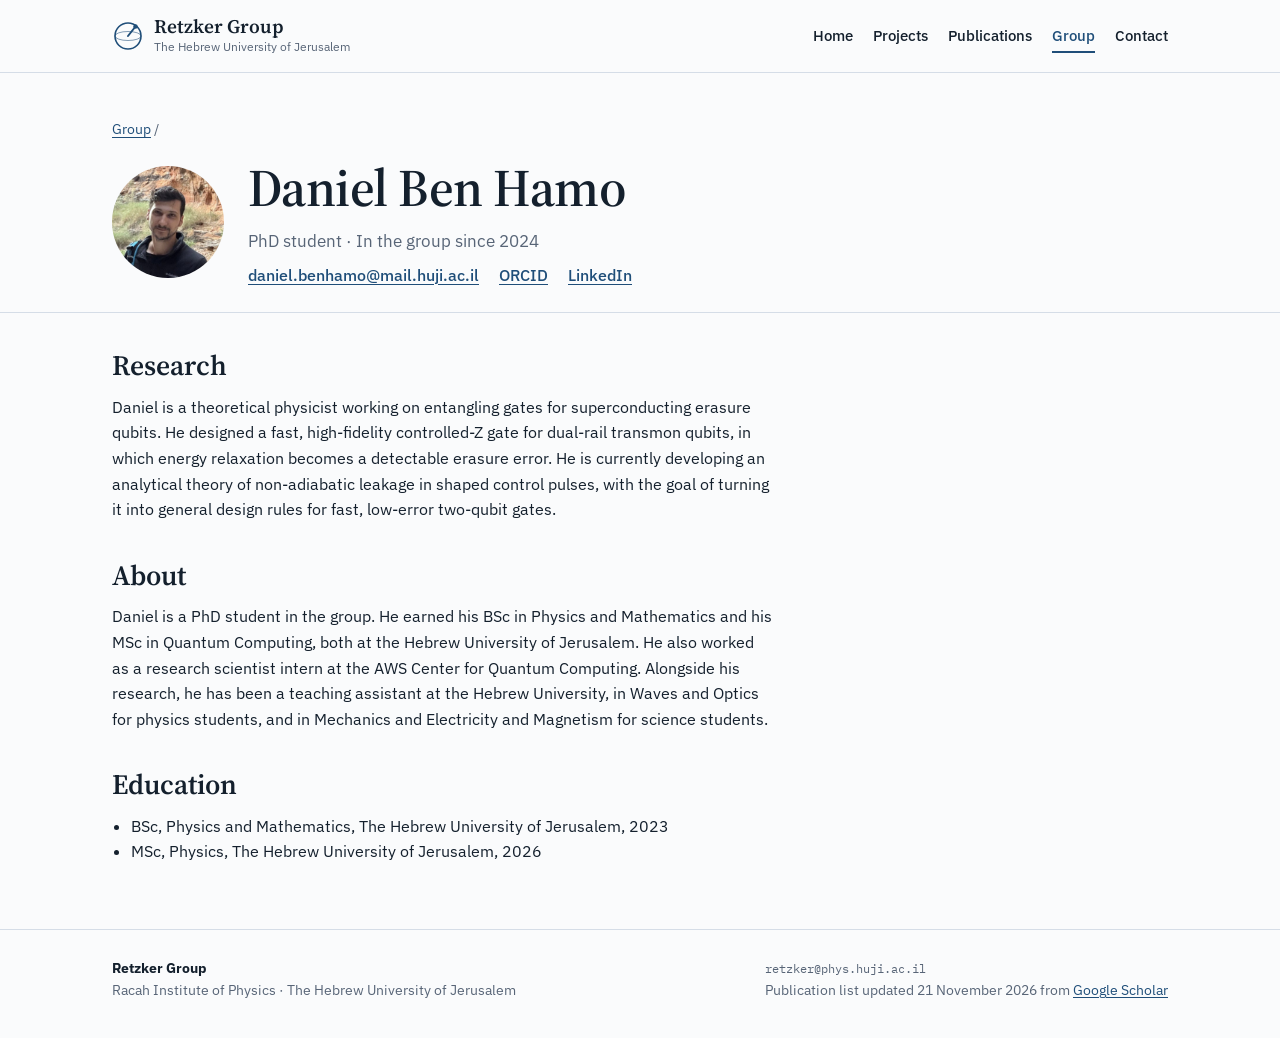
<file: group/daniel-ben-hamo.html>
<!doctype html>
<html lang="en">
<head>
<meta charset="utf-8">
<meta name="viewport" content="width=device-width, initial-scale=1, viewport-fit=cover">
<title>Daniel Ben Hamo &#183; Retzker Group</title>
<meta name="claude:viewport-fit-sides" content="cover">
<meta name="description" content="Daniel Ben Hamo, Retzker Group">
<link rel="preconnect" href="https://fonts.googleapis.com">
<link rel="preconnect" href="https://fonts.gstatic.com" crossorigin>
<link rel="stylesheet" href="https://fonts.googleapis.com/css2?family=IBM+Plex+Mono:wght@400;500&family=IBM+Plex+Sans:ital,wght@0,400;0,500;0,600;1,400&family=Source+Serif+4:opsz,wght@8..60,500;8..60,600&display=swap">
<link rel="stylesheet" href="../assets/style.css?v=994333ea">
</head>
<body>
<header class="site-head"><div class="wrap head-row"><a class="brand" href="../index.html"><svg class="mark" viewBox="0 0 32 32" aria-hidden="true"><circle cx="16" cy="16" r="13" fill="none" stroke="currentColor" stroke-width="1.6"/><ellipse cx="16" cy="16" rx="13" ry="4.5" fill="none" stroke="currentColor" stroke-width="1" opacity=".55"/><line x1="16" y1="16" x2="23.5" y2="6.5" stroke="currentColor" stroke-width="2" stroke-linecap="round"/><circle cx="23.5" cy="6.5" r="2.2" fill="currentColor"/></svg><span><b>Retzker Group</b><small>The Hebrew University of Jerusalem</small></span></a><nav class="nav" aria-label="Main"><a href="../index.html">Home</a><a href="../projects.html">Projects</a><a href="../publications.html">Publications</a><a href="../group.html" aria-current="page">Group</a><a href="../contact.html">Contact</a></nav></div></header>
<main id="main"><section class="page-head"><div class="wrap"><p class="crumbs"><a href="../group.html">Group</a> /</p><div class="m-head"><img class="avatar avatar-lg" src="../assets/people/daniel-ben-hamo.jpg" alt="Daniel Ben Hamo"><div><h1>Daniel Ben Hamo</h1><p class="m-role">PhD student &#183; In the group since 2024</p><p class="m-links"><a href="mailto:daniel.benhamo@mail.huji.ac.il">daniel.benhamo@mail.huji.ac.il</a><a href="https://orcid.org/0009-0001-8872-3160">ORCID</a><a href="https://www.linkedin.com/in/daniel-ben-hamo-44706b372/">LinkedIn</a></p></div></div></div></section><div class="wrap m-body"><section class="m-sec"><h2>Research</h2><p>Daniel is a theoretical physicist working on entangling gates for superconducting erasure qubits. He designed a fast, high-fidelity controlled-Z gate for dual-rail transmon qubits, in which energy relaxation becomes a detectable erasure error. He is currently developing an analytical theory of non-adiabatic leakage in shaped control pulses, with the goal of turning it into general design rules for fast, low-error two-qubit gates.</p></section><section class="m-sec"><h2>About</h2><p>Daniel is a PhD student in the group. He earned his BSc in Physics and Mathematics and his MSc in Quantum Computing, both at the Hebrew University of Jerusalem. He also worked as a research scientist intern at the AWS Center for Quantum Computing. Alongside his research, he has been a teaching assistant at the Hebrew University, in Waves and Optics for physics students, and in Mechanics and Electricity and Magnetism for science students.</p></section><section class="m-sec"><h2>Education</h2><ul class="edu"><li>BSc, Physics and Mathematics, The Hebrew University of Jerusalem, 2023</li><li>MSc, Physics, The Hebrew University of Jerusalem, 2026</li></ul></section></div></main>
<footer class="site-foot"><div class="wrap foot-row"><div><b>Retzker Group</b><br>Racah Institute of Physics &#183; The Hebrew University of Jerusalem</div><div><span class="mono">retzker@phys.huji.ac.il</span><br>Publication list updated 21 November 2026 from <a href="https://scholar.google.com/citations?user=L9YvPXkAAAAJ&amp;hl=en">Google Scholar</a></div></div></footer>
<script src="../assets/site.js?v=994333ea"></script>
</body>
</html>
</file>
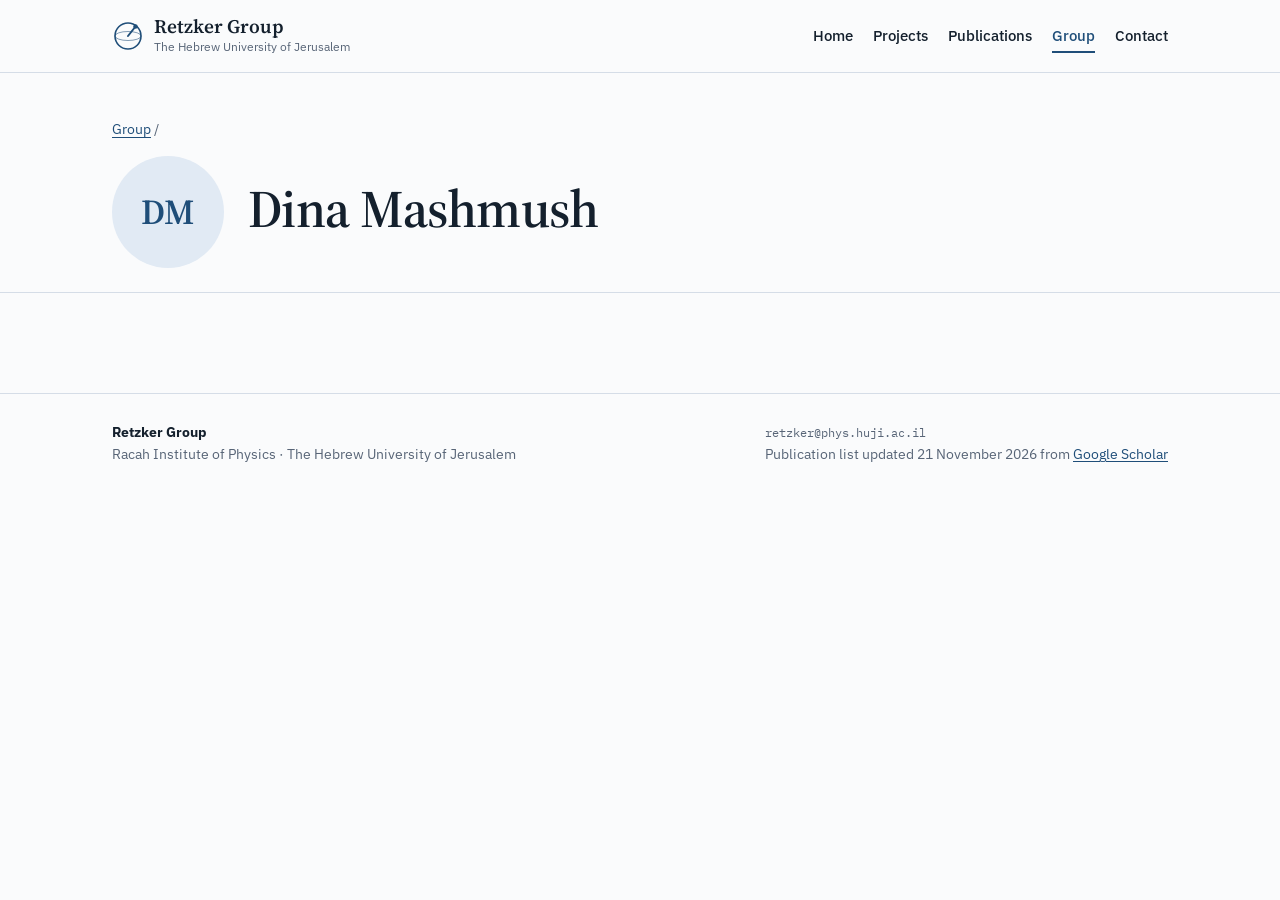
<file: group/dina-mashmush.html>
<!doctype html>
<html lang="en">
<head>
<meta charset="utf-8">
<meta name="viewport" content="width=device-width, initial-scale=1, viewport-fit=cover">
<title>Dina Mashmush &#183; Retzker Group</title>
<meta name="claude:viewport-fit-sides" content="cover">
<meta name="description" content="Dina Mashmush, Retzker Group">
<link rel="preconnect" href="https://fonts.googleapis.com">
<link rel="preconnect" href="https://fonts.gstatic.com" crossorigin>
<link rel="stylesheet" href="https://fonts.googleapis.com/css2?family=IBM+Plex+Mono:wght@400;500&family=IBM+Plex+Sans:ital,wght@0,400;0,500;0,600;1,400&family=Source+Serif+4:opsz,wght@8..60,500;8..60,600&display=swap">
<link rel="stylesheet" href="../assets/style.css?v=994333ea">
</head>
<body>
<header class="site-head"><div class="wrap head-row"><a class="brand" href="../index.html"><svg class="mark" viewBox="0 0 32 32" aria-hidden="true"><circle cx="16" cy="16" r="13" fill="none" stroke="currentColor" stroke-width="1.6"/><ellipse cx="16" cy="16" rx="13" ry="4.5" fill="none" stroke="currentColor" stroke-width="1" opacity=".55"/><line x1="16" y1="16" x2="23.5" y2="6.5" stroke="currentColor" stroke-width="2" stroke-linecap="round"/><circle cx="23.5" cy="6.5" r="2.2" fill="currentColor"/></svg><span><b>Retzker Group</b><small>The Hebrew University of Jerusalem</small></span></a><nav class="nav" aria-label="Main"><a href="../index.html">Home</a><a href="../projects.html">Projects</a><a href="../publications.html">Publications</a><a href="../group.html" aria-current="page">Group</a><a href="../contact.html">Contact</a></nav></div></header>
<main id="main"><section class="page-head"><div class="wrap"><p class="crumbs"><a href="../group.html">Group</a> /</p><div class="m-head"><span class="avatar avatar-lg mono-avatar" aria-hidden="true">DM</span><div><h1>Dina Mashmush</h1><p class="m-role"></p></div></div></div></section><div class="wrap m-body"></div></main>
<footer class="site-foot"><div class="wrap foot-row"><div><b>Retzker Group</b><br>Racah Institute of Physics &#183; The Hebrew University of Jerusalem</div><div><span class="mono">retzker@phys.huji.ac.il</span><br>Publication list updated 21 November 2026 from <a href="https://scholar.google.com/citations?user=L9YvPXkAAAAJ&amp;hl=en">Google Scholar</a></div></div></footer>
<script src="../assets/site.js?v=994333ea"></script>
</body>
</html>
</file>
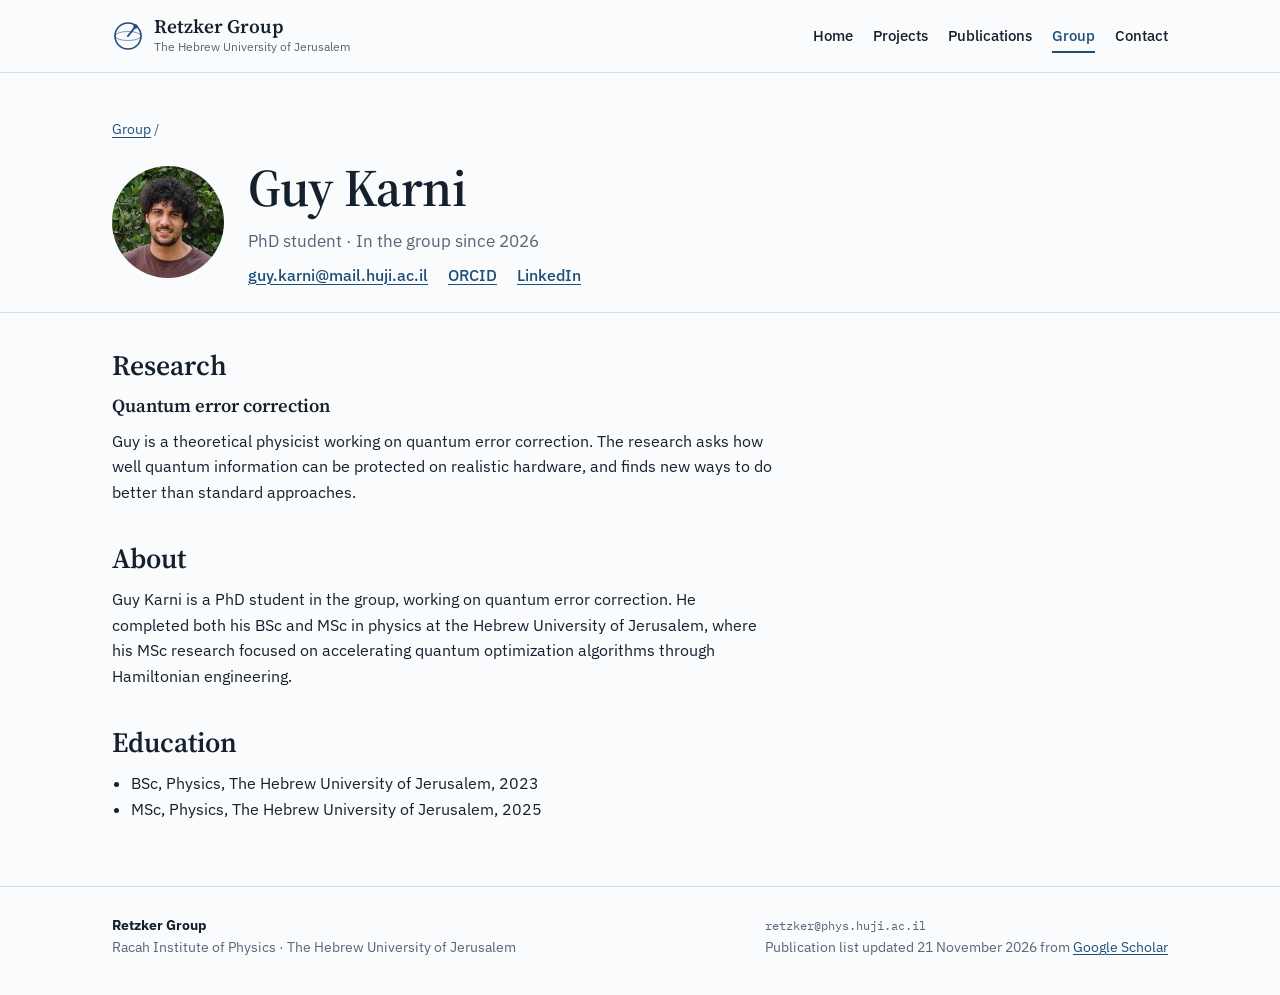
<file: group/guy-karni.html>
<!doctype html>
<html lang="en">
<head>
<meta charset="utf-8">
<meta name="viewport" content="width=device-width, initial-scale=1, viewport-fit=cover">
<title>Guy Karni &#183; Retzker Group</title>
<meta name="claude:viewport-fit-sides" content="cover">
<meta name="description" content="Guy Karni, Retzker Group">
<link rel="preconnect" href="https://fonts.googleapis.com">
<link rel="preconnect" href="https://fonts.gstatic.com" crossorigin>
<link rel="stylesheet" href="https://fonts.googleapis.com/css2?family=IBM+Plex+Mono:wght@400;500&family=IBM+Plex+Sans:ital,wght@0,400;0,500;0,600;1,400&family=Source+Serif+4:opsz,wght@8..60,500;8..60,600&display=swap">
<link rel="stylesheet" href="../assets/style.css?v=994333ea">
</head>
<body>
<header class="site-head"><div class="wrap head-row"><a class="brand" href="../index.html"><svg class="mark" viewBox="0 0 32 32" aria-hidden="true"><circle cx="16" cy="16" r="13" fill="none" stroke="currentColor" stroke-width="1.6"/><ellipse cx="16" cy="16" rx="13" ry="4.5" fill="none" stroke="currentColor" stroke-width="1" opacity=".55"/><line x1="16" y1="16" x2="23.5" y2="6.5" stroke="currentColor" stroke-width="2" stroke-linecap="round"/><circle cx="23.5" cy="6.5" r="2.2" fill="currentColor"/></svg><span><b>Retzker Group</b><small>The Hebrew University of Jerusalem</small></span></a><nav class="nav" aria-label="Main"><a href="../index.html">Home</a><a href="../projects.html">Projects</a><a href="../publications.html">Publications</a><a href="../group.html" aria-current="page">Group</a><a href="../contact.html">Contact</a></nav></div></header>
<main id="main"><section class="page-head"><div class="wrap"><p class="crumbs"><a href="../group.html">Group</a> /</p><div class="m-head"><img class="avatar avatar-lg" src="../assets/people/guy-karni.jpg" alt="Guy Karni"><div><h1>Guy Karni</h1><p class="m-role">PhD student &#183; In the group since 2026</p><p class="m-links"><a href="mailto:guy.karni@mail.huji.ac.il">guy.karni@mail.huji.ac.il</a><a href="https://orcid.org/0009-0004-0991-9950">ORCID</a><a href="https://www.linkedin.com/in/guy-karni-b63787413">LinkedIn</a></p></div></div></div></section><div class="wrap m-body"><section class="m-sec"><h2>Research</h2><h3>Quantum error correction</h3><p>Guy is a theoretical physicist working on quantum error correction. The research asks how well quantum information can be protected on realistic hardware, and finds new ways to do better than standard approaches.</p></section><section class="m-sec"><h2>About</h2><p>Guy Karni is a PhD student in the group, working on quantum error correction. He completed both his BSc and MSc in physics at the Hebrew University of Jerusalem, where his MSc research focused on accelerating quantum optimization algorithms through Hamiltonian engineering.</p></section><section class="m-sec"><h2>Education</h2><ul class="edu"><li>BSc, Physics, The Hebrew University of Jerusalem, 2023</li><li>MSc, Physics, The Hebrew University of Jerusalem, 2025</li></ul></section></div></main>
<footer class="site-foot"><div class="wrap foot-row"><div><b>Retzker Group</b><br>Racah Institute of Physics &#183; The Hebrew University of Jerusalem</div><div><span class="mono">retzker@phys.huji.ac.il</span><br>Publication list updated 21 November 2026 from <a href="https://scholar.google.com/citations?user=L9YvPXkAAAAJ&amp;hl=en">Google Scholar</a></div></div></footer>
<script src="../assets/site.js?v=994333ea"></script>
</body>
</html>
</file>
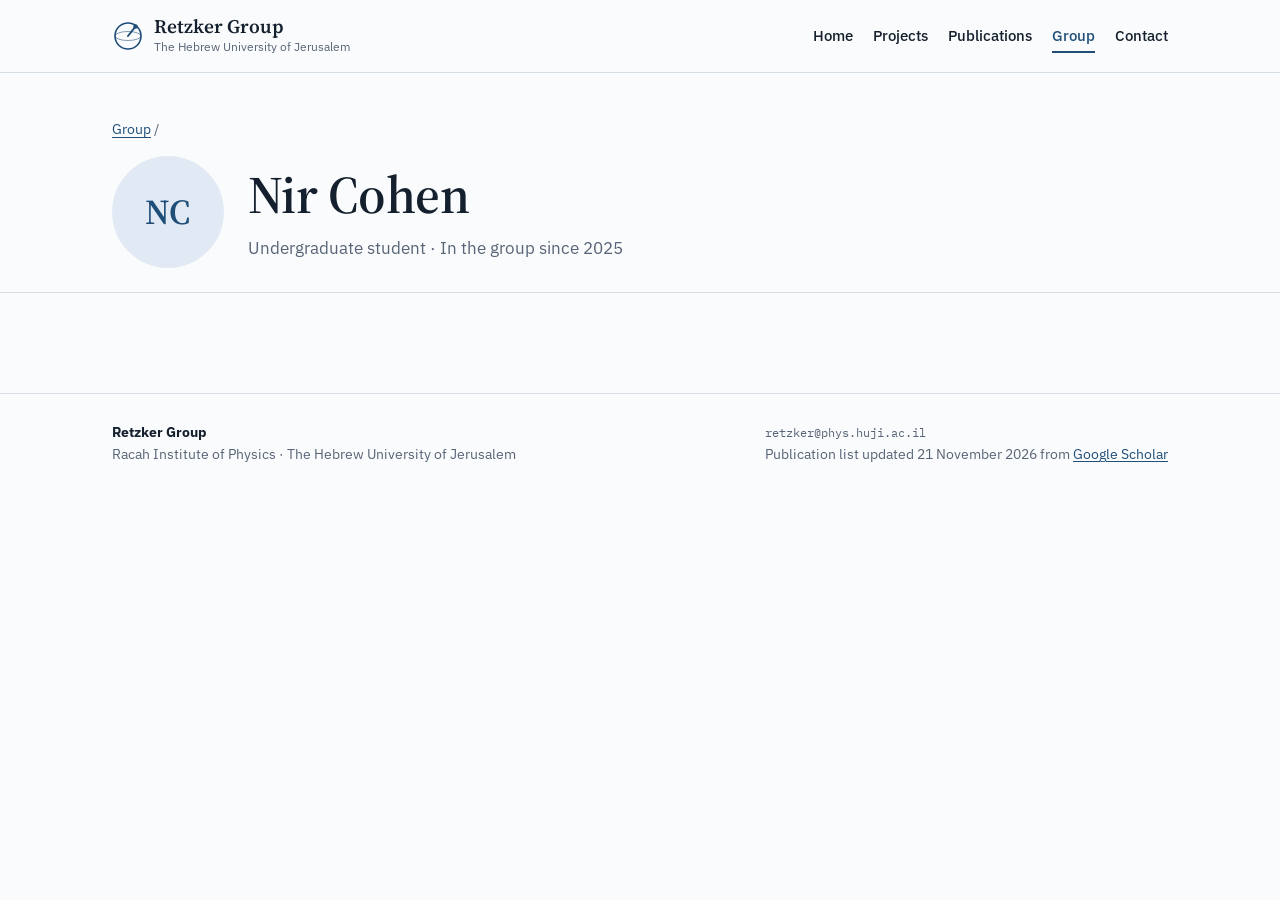
<file: group/nir-cohen.html>
<!doctype html>
<html lang="en">
<head>
<meta charset="utf-8">
<meta name="viewport" content="width=device-width, initial-scale=1, viewport-fit=cover">
<title>Nir Cohen &#183; Retzker Group</title>
<meta name="claude:viewport-fit-sides" content="cover">
<meta name="description" content="Nir Cohen, Retzker Group">
<link rel="preconnect" href="https://fonts.googleapis.com">
<link rel="preconnect" href="https://fonts.gstatic.com" crossorigin>
<link rel="stylesheet" href="https://fonts.googleapis.com/css2?family=IBM+Plex+Mono:wght@400;500&family=IBM+Plex+Sans:ital,wght@0,400;0,500;0,600;1,400&family=Source+Serif+4:opsz,wght@8..60,500;8..60,600&display=swap">
<link rel="stylesheet" href="../assets/style.css?v=994333ea">
</head>
<body>
<header class="site-head"><div class="wrap head-row"><a class="brand" href="../index.html"><svg class="mark" viewBox="0 0 32 32" aria-hidden="true"><circle cx="16" cy="16" r="13" fill="none" stroke="currentColor" stroke-width="1.6"/><ellipse cx="16" cy="16" rx="13" ry="4.5" fill="none" stroke="currentColor" stroke-width="1" opacity=".55"/><line x1="16" y1="16" x2="23.5" y2="6.5" stroke="currentColor" stroke-width="2" stroke-linecap="round"/><circle cx="23.5" cy="6.5" r="2.2" fill="currentColor"/></svg><span><b>Retzker Group</b><small>The Hebrew University of Jerusalem</small></span></a><nav class="nav" aria-label="Main"><a href="../index.html">Home</a><a href="../projects.html">Projects</a><a href="../publications.html">Publications</a><a href="../group.html" aria-current="page">Group</a><a href="../contact.html">Contact</a></nav></div></header>
<main id="main"><section class="page-head"><div class="wrap"><p class="crumbs"><a href="../group.html">Group</a> /</p><div class="m-head"><span class="avatar avatar-lg mono-avatar" aria-hidden="true">NC</span><div><h1>Nir Cohen</h1><p class="m-role">Undergraduate student &#183; In the group since 2025</p></div></div></div></section><div class="wrap m-body"></div></main>
<footer class="site-foot"><div class="wrap foot-row"><div><b>Retzker Group</b><br>Racah Institute of Physics &#183; The Hebrew University of Jerusalem</div><div><span class="mono">retzker@phys.huji.ac.il</span><br>Publication list updated 21 November 2026 from <a href="https://scholar.google.com/citations?user=L9YvPXkAAAAJ&amp;hl=en">Google Scholar</a></div></div></footer>
<script src="../assets/site.js?v=994333ea"></script>
</body>
</html>
</file>
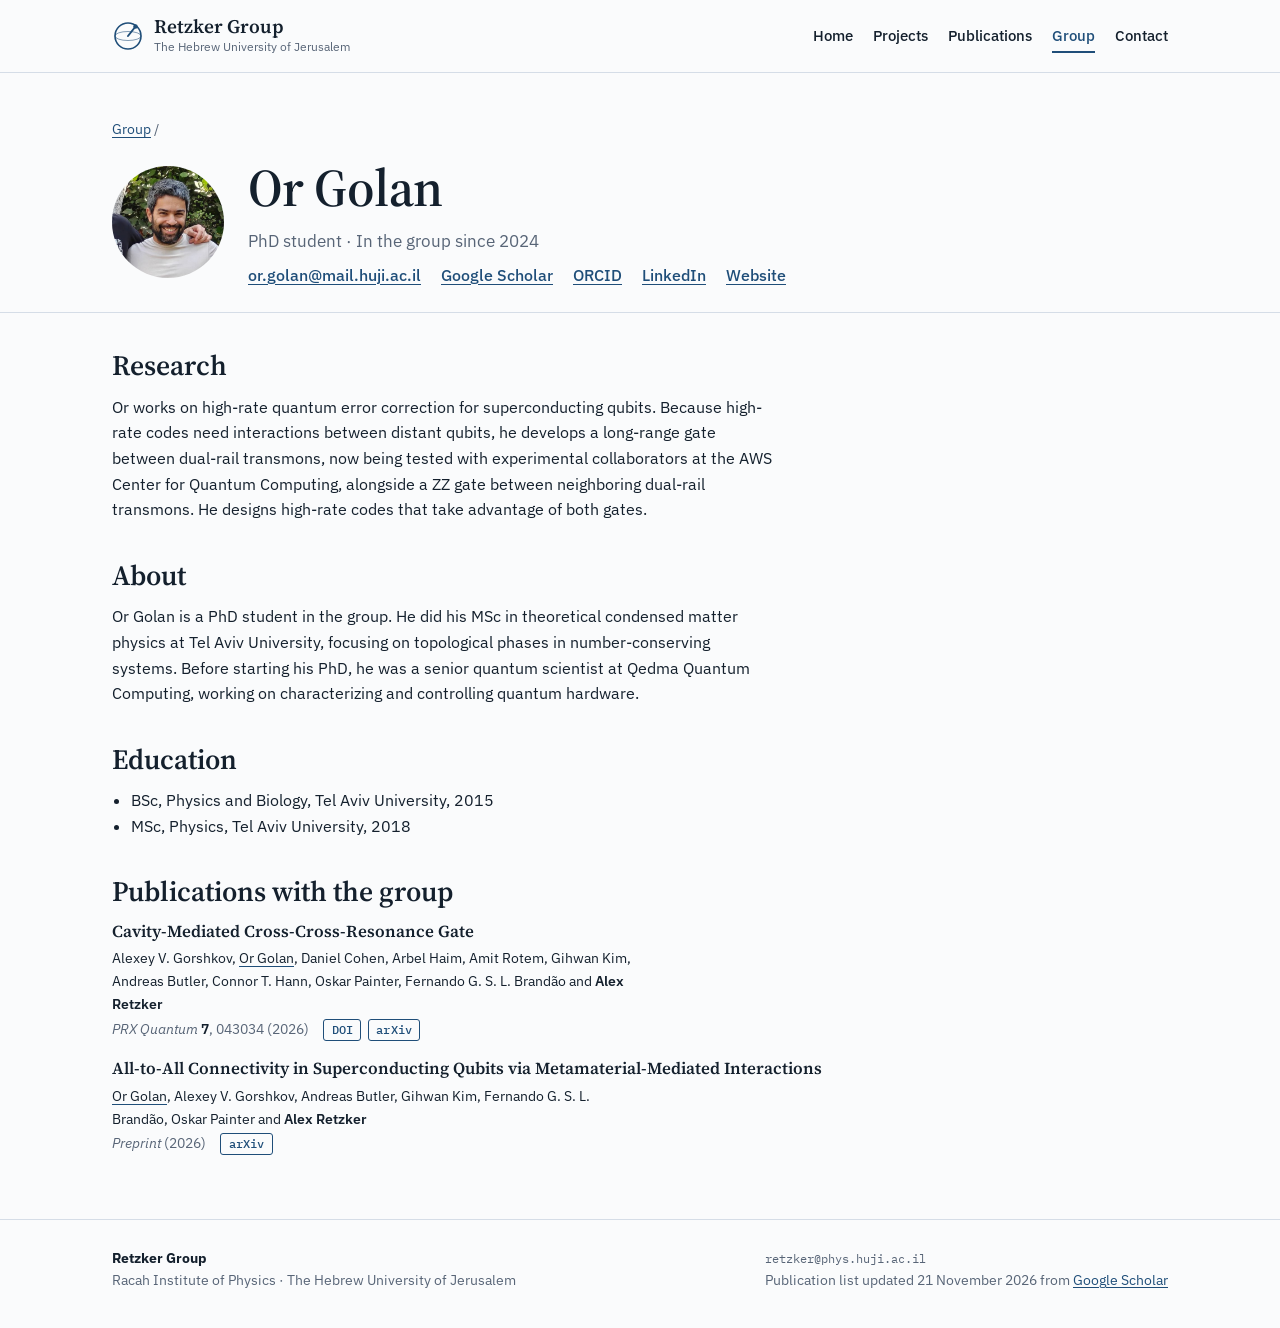
<file: group/or-golan.html>
<!doctype html>
<html lang="en">
<head>
<meta charset="utf-8">
<meta name="viewport" content="width=device-width, initial-scale=1, viewport-fit=cover">
<title>Or Golan &#183; Retzker Group</title>
<meta name="claude:viewport-fit-sides" content="cover">
<meta name="description" content="Or Golan, Retzker Group">
<link rel="preconnect" href="https://fonts.googleapis.com">
<link rel="preconnect" href="https://fonts.gstatic.com" crossorigin>
<link rel="stylesheet" href="https://fonts.googleapis.com/css2?family=IBM+Plex+Mono:wght@400;500&family=IBM+Plex+Sans:ital,wght@0,400;0,500;0,600;1,400&family=Source+Serif+4:opsz,wght@8..60,500;8..60,600&display=swap">
<link rel="stylesheet" href="../assets/style.css?v=994333ea">
</head>
<body>
<header class="site-head"><div class="wrap head-row"><a class="brand" href="../index.html"><svg class="mark" viewBox="0 0 32 32" aria-hidden="true"><circle cx="16" cy="16" r="13" fill="none" stroke="currentColor" stroke-width="1.6"/><ellipse cx="16" cy="16" rx="13" ry="4.5" fill="none" stroke="currentColor" stroke-width="1" opacity=".55"/><line x1="16" y1="16" x2="23.5" y2="6.5" stroke="currentColor" stroke-width="2" stroke-linecap="round"/><circle cx="23.5" cy="6.5" r="2.2" fill="currentColor"/></svg><span><b>Retzker Group</b><small>The Hebrew University of Jerusalem</small></span></a><nav class="nav" aria-label="Main"><a href="../index.html">Home</a><a href="../projects.html">Projects</a><a href="../publications.html">Publications</a><a href="../group.html" aria-current="page">Group</a><a href="../contact.html">Contact</a></nav></div></header>
<main id="main"><section class="page-head"><div class="wrap"><p class="crumbs"><a href="../group.html">Group</a> /</p><div class="m-head"><img class="avatar avatar-lg" src="../assets/people/or-golan.jpg" alt="Or Golan"><div><h1>Or Golan</h1><p class="m-role">PhD student &#183; In the group since 2024</p><p class="m-links"><a href="mailto:or.golan@mail.huji.ac.il">or.golan@mail.huji.ac.il</a><a href="https://scholar.google.com/citations?user=lQA4-qYAAAAJ&amp;hl=en">Google Scholar</a><a href="https://orcid.org/0009-0003-1911-1712">ORCID</a><a href="https://www.linkedin.com/in/golanor/">LinkedIn</a><a href="https://golanor.github.io/blog/">Website</a></p></div></div></div></section><div class="wrap m-body"><section class="m-sec"><h2>Research</h2><p>Or works on high-rate quantum error correction for superconducting qubits. Because high-rate codes need interactions between distant qubits, he develops a long-range gate between dual-rail transmons, now being tested with experimental collaborators at the AWS Center for Quantum Computing, alongside a ZZ gate between neighboring dual-rail transmons. He designs high-rate codes that take advantage of both gates.</p></section><section class="m-sec"><h2>About</h2><p>Or Golan is a PhD student in the group. He did his MSc in theoretical condensed matter physics at Tel Aviv University, focusing on topological phases in number-conserving systems. Before starting his PhD, he was a senior quantum scientist at Qedma Quantum Computing, working on characterizing and controlling quantum hardware.</p></section><section class="m-sec"><h2>Education</h2><ul class="edu"><li>BSc, Physics and Biology, Tel Aviv University, 2015</li><li>MSc, Physics, Tel Aviv University, 2018</li></ul></section><section class="m-sec"><h2>Publications with the group</h2><ol class="pubs pubs-compact"><li class="pub" data-kind="article" data-search="cavity-mediated cross-cross-resonance gate prx quantum 7, 043034 (2026) alexey v. gorshkov or golan daniel cohen arbel haim amit rotem gihwan kim andreas butler connor t. hann oskar painter fernando g. s. l. brand&#227;o alex retzker"><div class="pub-body"><a class="pub-title" href="https://doi.org/10.1103/1nt2-f7gl">Cavity-Mediated Cross-Cross-Resonance Gate</a><p class="pub-authors">Alexey V. Gorshkov, <a class="member-link" href="../group/or-golan.html">Or Golan</a>, Daniel Cohen, Arbel Haim, Amit Rotem, Gihwan Kim, Andreas Butler, Connor T. Hann, Oskar Painter, Fernando G. S. L. Brand&#227;o and <b>Alex Retzker</b></p><p class="pub-venue"><span><em>PRX Quantum</em> <strong>7</strong>, 043034 (2026)</span><span class="pub-links"><a class="chip-link" href="https://doi.org/10.1103/1nt2-f7gl">DOI</a><a class="chip-link" href="https://arxiv.org/abs/2506.03239">arXiv</a></span></p></div></li><li class="pub" data-kind="preprint" data-search="all-to-all connectivity in superconducting qubits via metamaterial-mediated interactions preprint (2026) or golan alexey v. gorshkov andreas butler gihwan kim fernando g. s. l. brand&#227;o oskar painter alex retzker"><div class="pub-body"><a class="pub-title" href="https://arxiv.org/abs/2611.01180">All-to-All Connectivity in Superconducting Qubits via Metamaterial-Mediated Interactions</a><p class="pub-authors"><a class="member-link" href="../group/or-golan.html">Or Golan</a>, Alexey V. Gorshkov, Andreas Butler, Gihwan Kim, Fernando G. S. L. Brand&#227;o, Oskar Painter and <b>Alex Retzker</b></p><p class="pub-venue"><span><em>Preprint</em> (2026)</span><span class="pub-links"><a class="chip-link" href="https://arxiv.org/abs/2611.01180">arXiv</a></span></p></div></li></ol></section></div></main>
<footer class="site-foot"><div class="wrap foot-row"><div><b>Retzker Group</b><br>Racah Institute of Physics &#183; The Hebrew University of Jerusalem</div><div><span class="mono">retzker@phys.huji.ac.il</span><br>Publication list updated 21 November 2026 from <a href="https://scholar.google.com/citations?user=L9YvPXkAAAAJ&amp;hl=en">Google Scholar</a></div></div></footer>
<script src="../assets/site.js?v=994333ea"></script>
</body>
</html>
</file>
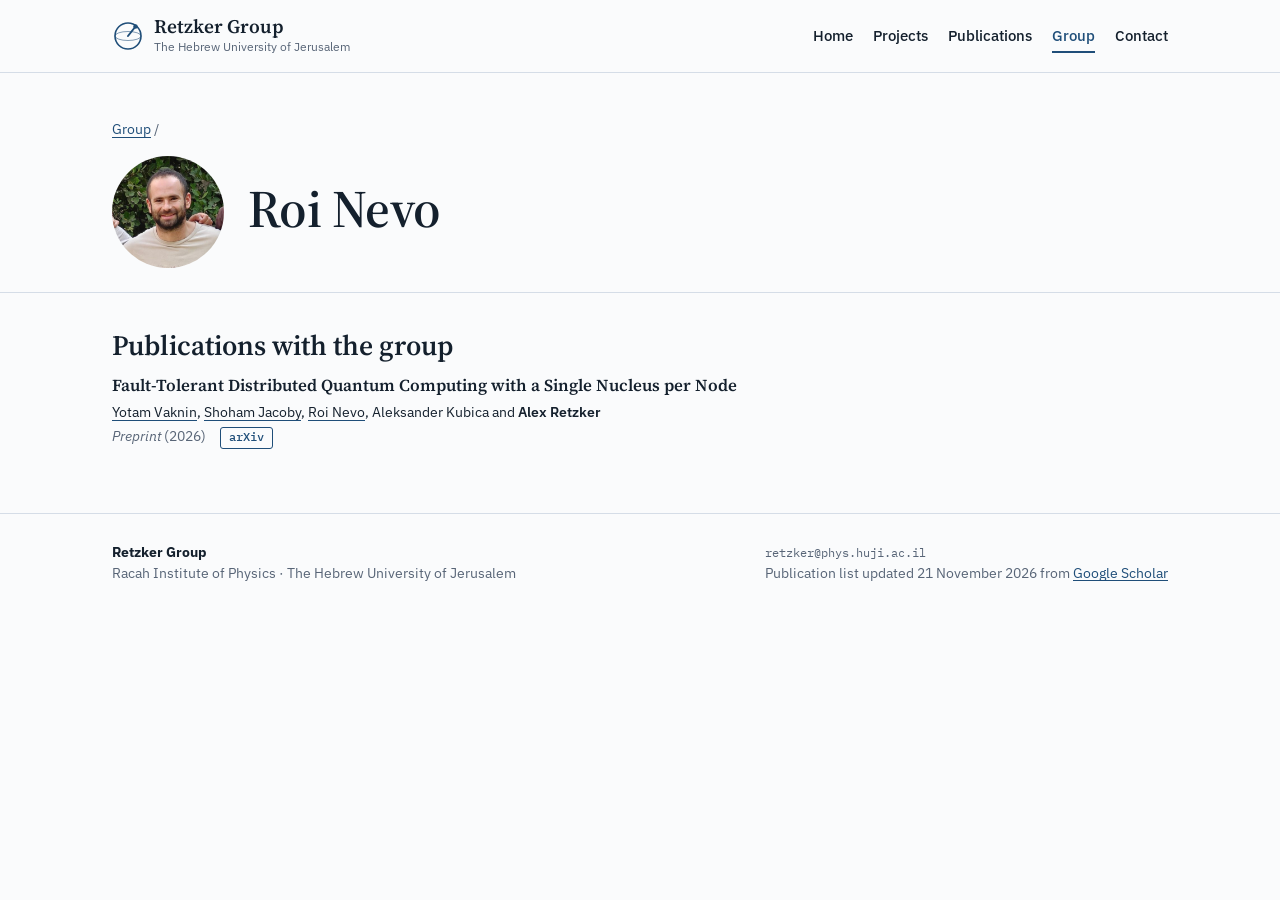
<file: group/roi-nevo.html>
<!doctype html>
<html lang="en">
<head>
<meta charset="utf-8">
<meta name="viewport" content="width=device-width, initial-scale=1, viewport-fit=cover">
<title>Roi Nevo &#183; Retzker Group</title>
<meta name="claude:viewport-fit-sides" content="cover">
<meta name="description" content="Roi Nevo, Retzker Group">
<link rel="preconnect" href="https://fonts.googleapis.com">
<link rel="preconnect" href="https://fonts.gstatic.com" crossorigin>
<link rel="stylesheet" href="https://fonts.googleapis.com/css2?family=IBM+Plex+Mono:wght@400;500&family=IBM+Plex+Sans:ital,wght@0,400;0,500;0,600;1,400&family=Source+Serif+4:opsz,wght@8..60,500;8..60,600&display=swap">
<link rel="stylesheet" href="../assets/style.css?v=994333ea">
</head>
<body>
<header class="site-head"><div class="wrap head-row"><a class="brand" href="../index.html"><svg class="mark" viewBox="0 0 32 32" aria-hidden="true"><circle cx="16" cy="16" r="13" fill="none" stroke="currentColor" stroke-width="1.6"/><ellipse cx="16" cy="16" rx="13" ry="4.5" fill="none" stroke="currentColor" stroke-width="1" opacity=".55"/><line x1="16" y1="16" x2="23.5" y2="6.5" stroke="currentColor" stroke-width="2" stroke-linecap="round"/><circle cx="23.5" cy="6.5" r="2.2" fill="currentColor"/></svg><span><b>Retzker Group</b><small>The Hebrew University of Jerusalem</small></span></a><nav class="nav" aria-label="Main"><a href="../index.html">Home</a><a href="../projects.html">Projects</a><a href="../publications.html">Publications</a><a href="../group.html" aria-current="page">Group</a><a href="../contact.html">Contact</a></nav></div></header>
<main id="main"><section class="page-head"><div class="wrap"><p class="crumbs"><a href="../group.html">Group</a> /</p><div class="m-head"><img class="avatar avatar-lg" src="../assets/people/roi-nevo.jpg" alt="Roi Nevo"><div><h1>Roi Nevo</h1><p class="m-role"></p></div></div></div></section><div class="wrap m-body"><section class="m-sec"><h2>Publications with the group</h2><ol class="pubs pubs-compact"><li class="pub" data-kind="preprint" data-search="fault-tolerant distributed quantum computing with a single nucleus per node preprint (2026) yotam vaknin shoham jacoby roi nevo aleksander kubica alex retzker"><div class="pub-body"><a class="pub-title" href="https://arxiv.org/abs/2607.24907">Fault-Tolerant Distributed Quantum Computing with a Single Nucleus per Node</a><p class="pub-authors"><a class="member-link" href="../group/yotam-vaknin.html">Yotam Vaknin</a>, <a class="member-link" href="../group/shoham-jacoby.html">Shoham Jacoby</a>, <a class="member-link" href="../group/roi-nevo.html">Roi Nevo</a>, Aleksander Kubica and <b>Alex Retzker</b></p><p class="pub-venue"><span><em>Preprint</em> (2026)</span><span class="pub-links"><a class="chip-link" href="https://arxiv.org/abs/2607.24907">arXiv</a></span></p></div></li></ol></section></div></main>
<footer class="site-foot"><div class="wrap foot-row"><div><b>Retzker Group</b><br>Racah Institute of Physics &#183; The Hebrew University of Jerusalem</div><div><span class="mono">retzker@phys.huji.ac.il</span><br>Publication list updated 21 November 2026 from <a href="https://scholar.google.com/citations?user=L9YvPXkAAAAJ&amp;hl=en">Google Scholar</a></div></div></footer>
<script src="../assets/site.js?v=994333ea"></script>
</body>
</html>
</file>
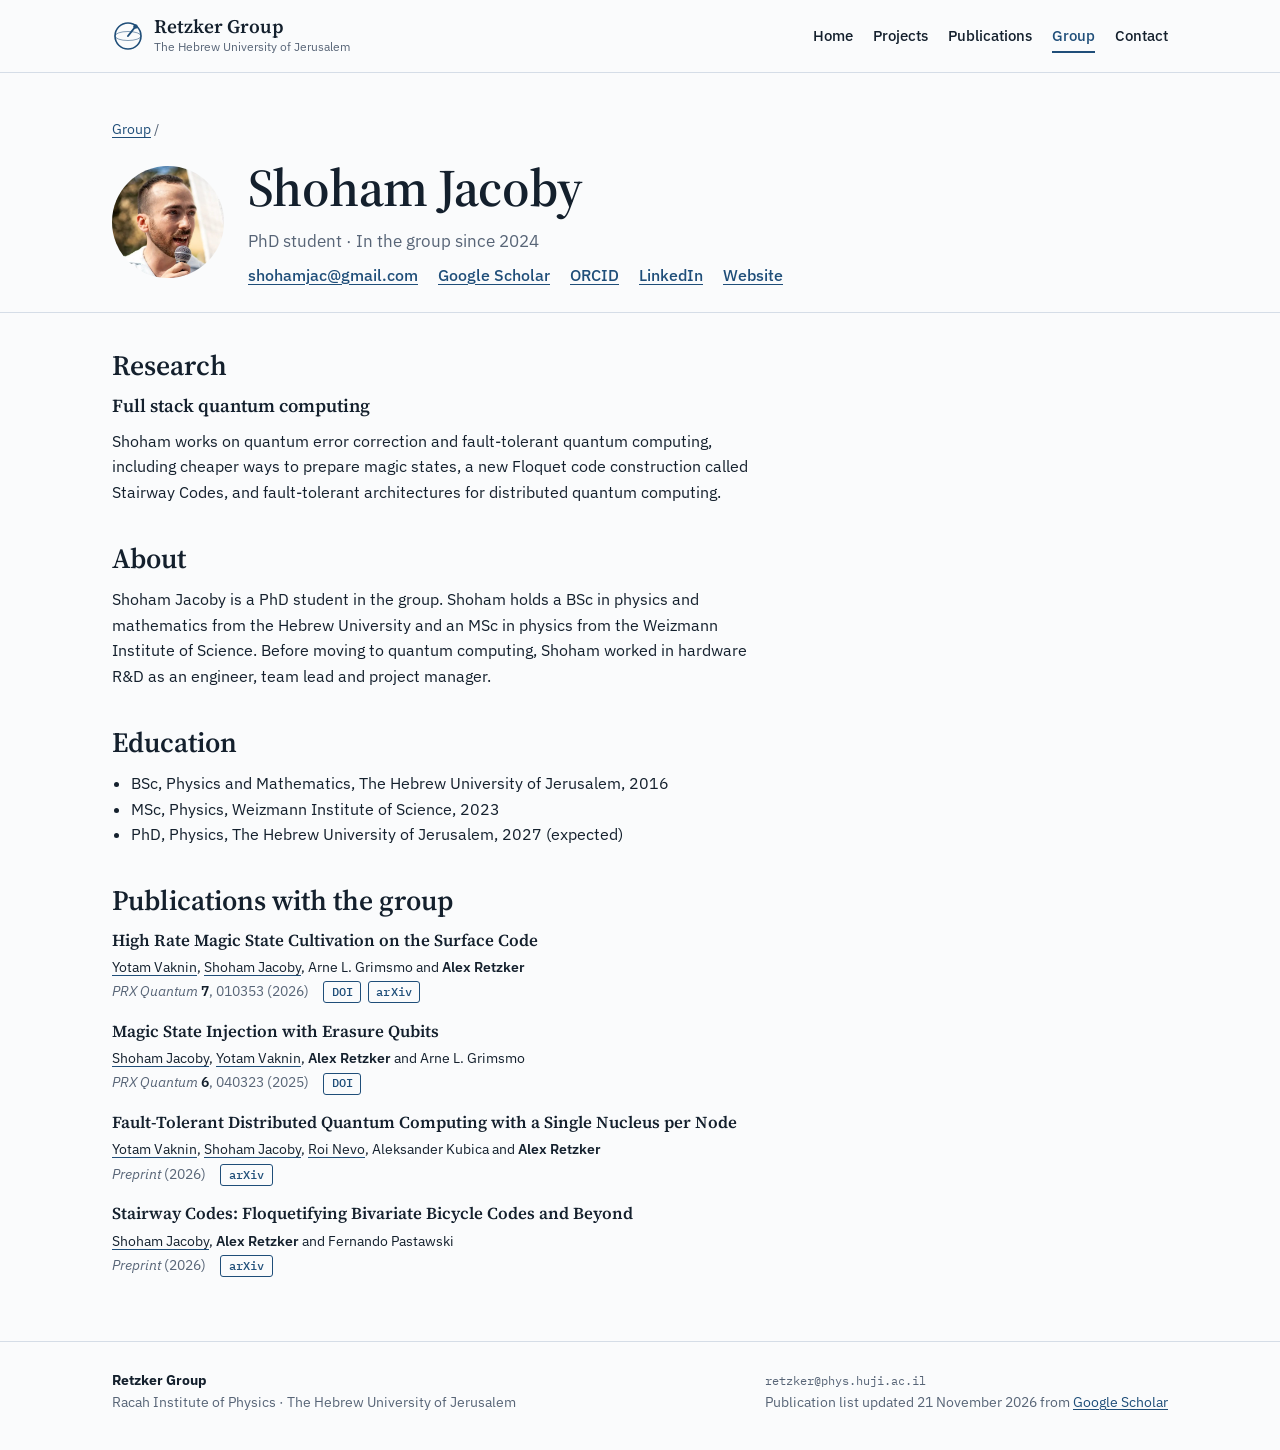
<file: group/shoham-jacoby.html>
<!doctype html>
<html lang="en">
<head>
<meta charset="utf-8">
<meta name="viewport" content="width=device-width, initial-scale=1, viewport-fit=cover">
<title>Shoham Jacoby &#183; Retzker Group</title>
<meta name="claude:viewport-fit-sides" content="cover">
<meta name="description" content="Shoham Jacoby, Retzker Group">
<link rel="preconnect" href="https://fonts.googleapis.com">
<link rel="preconnect" href="https://fonts.gstatic.com" crossorigin>
<link rel="stylesheet" href="https://fonts.googleapis.com/css2?family=IBM+Plex+Mono:wght@400;500&family=IBM+Plex+Sans:ital,wght@0,400;0,500;0,600;1,400&family=Source+Serif+4:opsz,wght@8..60,500;8..60,600&display=swap">
<link rel="stylesheet" href="../assets/style.css?v=994333ea">
</head>
<body>
<header class="site-head"><div class="wrap head-row"><a class="brand" href="../index.html"><svg class="mark" viewBox="0 0 32 32" aria-hidden="true"><circle cx="16" cy="16" r="13" fill="none" stroke="currentColor" stroke-width="1.6"/><ellipse cx="16" cy="16" rx="13" ry="4.5" fill="none" stroke="currentColor" stroke-width="1" opacity=".55"/><line x1="16" y1="16" x2="23.5" y2="6.5" stroke="currentColor" stroke-width="2" stroke-linecap="round"/><circle cx="23.5" cy="6.5" r="2.2" fill="currentColor"/></svg><span><b>Retzker Group</b><small>The Hebrew University of Jerusalem</small></span></a><nav class="nav" aria-label="Main"><a href="../index.html">Home</a><a href="../projects.html">Projects</a><a href="../publications.html">Publications</a><a href="../group.html" aria-current="page">Group</a><a href="../contact.html">Contact</a></nav></div></header>
<main id="main"><section class="page-head"><div class="wrap"><p class="crumbs"><a href="../group.html">Group</a> /</p><div class="m-head"><img class="avatar avatar-lg" src="../assets/people/Shoham_Jacoby.png" alt="Shoham Jacoby"><div><h1>Shoham Jacoby</h1><p class="m-role">PhD student &#183; In the group since 2024</p><p class="m-links"><a href="mailto:shohamjac@gmail.com">shohamjac@gmail.com</a><a href="https://scholar.google.com/citations?user=xsCcxtkAAAAJ&amp;hl=en">Google Scholar</a><a href="https://orcid.org/0009-0004-0152-2334">ORCID</a><a href="https://www.linkedin.com/in/shoham-jacoby-711a82154/">LinkedIn</a><a href="https://shohamjac.github.io/">Website</a></p></div></div></div></section><div class="wrap m-body"><section class="m-sec"><h2>Research</h2><h3>Full stack quantum computing</h3><p>Shoham works on quantum error correction and fault-tolerant quantum computing, including cheaper ways to prepare magic states, a new Floquet code construction called Stairway Codes, and fault-tolerant architectures for distributed quantum computing.</p></section><section class="m-sec"><h2>About</h2><p>Shoham Jacoby is a PhD student in the group. Shoham holds a BSc in physics and mathematics from the Hebrew University and an MSc in physics from the Weizmann Institute of Science. Before moving to quantum computing, Shoham worked in hardware R&amp;D as an engineer, team lead and project manager.</p></section><section class="m-sec"><h2>Education</h2><ul class="edu"><li>BSc, Physics and Mathematics, The Hebrew University of Jerusalem, 2016</li><li>MSc, Physics, Weizmann Institute of Science, 2023</li><li>PhD, Physics, The Hebrew University of Jerusalem, 2027 (expected)</li></ul></section><section class="m-sec"><h2>Publications with the group</h2><ol class="pubs pubs-compact"><li class="pub" data-kind="article" data-search="high rate magic state cultivation on the surface code prx quantum 7, 010353 (2026) yotam vaknin shoham jacoby arne l. grimsmo alex retzker"><div class="pub-body"><a class="pub-title" href="https://doi.org/10.1103/p8tw-6kq9">High Rate Magic State Cultivation on the Surface Code</a><p class="pub-authors"><a class="member-link" href="../group/yotam-vaknin.html">Yotam Vaknin</a>, <a class="member-link" href="../group/shoham-jacoby.html">Shoham Jacoby</a>, Arne L. Grimsmo and <b>Alex Retzker</b></p><p class="pub-venue"><span><em>PRX Quantum</em> <strong>7</strong>, 010353 (2026)</span><span class="pub-links"><a class="chip-link" href="https://doi.org/10.1103/p8tw-6kq9">DOI</a><a class="chip-link" href="https://arxiv.org/abs/2502.01743">arXiv</a></span></p></div></li><li class="pub" data-kind="article" data-search="magic state injection with erasure qubits prx quantum 6, 040323 (2025) shoham jacoby yotam vaknin alex retzker arne l. grimsmo"><div class="pub-body"><a class="pub-title" href="https://doi.org/10.1103/5q1v-ry3y">Magic State Injection with Erasure Qubits</a><p class="pub-authors"><a class="member-link" href="../group/shoham-jacoby.html">Shoham Jacoby</a>, <a class="member-link" href="../group/yotam-vaknin.html">Yotam Vaknin</a>, <b>Alex Retzker</b> and Arne L. Grimsmo</p><p class="pub-venue"><span><em>PRX Quantum</em> <strong>6</strong>, 040323 (2025)</span><span class="pub-links"><a class="chip-link" href="https://doi.org/10.1103/5q1v-ry3y">DOI</a></span></p></div></li><li class="pub" data-kind="preprint" data-search="fault-tolerant distributed quantum computing with a single nucleus per node preprint (2026) yotam vaknin shoham jacoby roi nevo aleksander kubica alex retzker"><div class="pub-body"><a class="pub-title" href="https://arxiv.org/abs/2607.24907">Fault-Tolerant Distributed Quantum Computing with a Single Nucleus per Node</a><p class="pub-authors"><a class="member-link" href="../group/yotam-vaknin.html">Yotam Vaknin</a>, <a class="member-link" href="../group/shoham-jacoby.html">Shoham Jacoby</a>, <a class="member-link" href="../group/roi-nevo.html">Roi Nevo</a>, Aleksander Kubica and <b>Alex Retzker</b></p><p class="pub-venue"><span><em>Preprint</em> (2026)</span><span class="pub-links"><a class="chip-link" href="https://arxiv.org/abs/2607.24907">arXiv</a></span></p></div></li><li class="pub" data-kind="preprint" data-search="stairway codes: floquetifying bivariate bicycle codes and beyond preprint (2026) shoham jacoby alex retzker fernando pastawski"><div class="pub-body"><a class="pub-title" href="https://arxiv.org/abs/2603.00228">Stairway Codes: Floquetifying Bivariate Bicycle Codes and Beyond</a><p class="pub-authors"><a class="member-link" href="../group/shoham-jacoby.html">Shoham Jacoby</a>, <b>Alex Retzker</b> and Fernando Pastawski</p><p class="pub-venue"><span><em>Preprint</em> (2026)</span><span class="pub-links"><a class="chip-link" href="https://arxiv.org/abs/2603.00228">arXiv</a></span></p></div></li></ol></section></div></main>
<footer class="site-foot"><div class="wrap foot-row"><div><b>Retzker Group</b><br>Racah Institute of Physics &#183; The Hebrew University of Jerusalem</div><div><span class="mono">retzker@phys.huji.ac.il</span><br>Publication list updated 21 November 2026 from <a href="https://scholar.google.com/citations?user=L9YvPXkAAAAJ&amp;hl=en">Google Scholar</a></div></div></footer>
<script src="../assets/site.js?v=994333ea"></script>
</body>
</html>
</file>
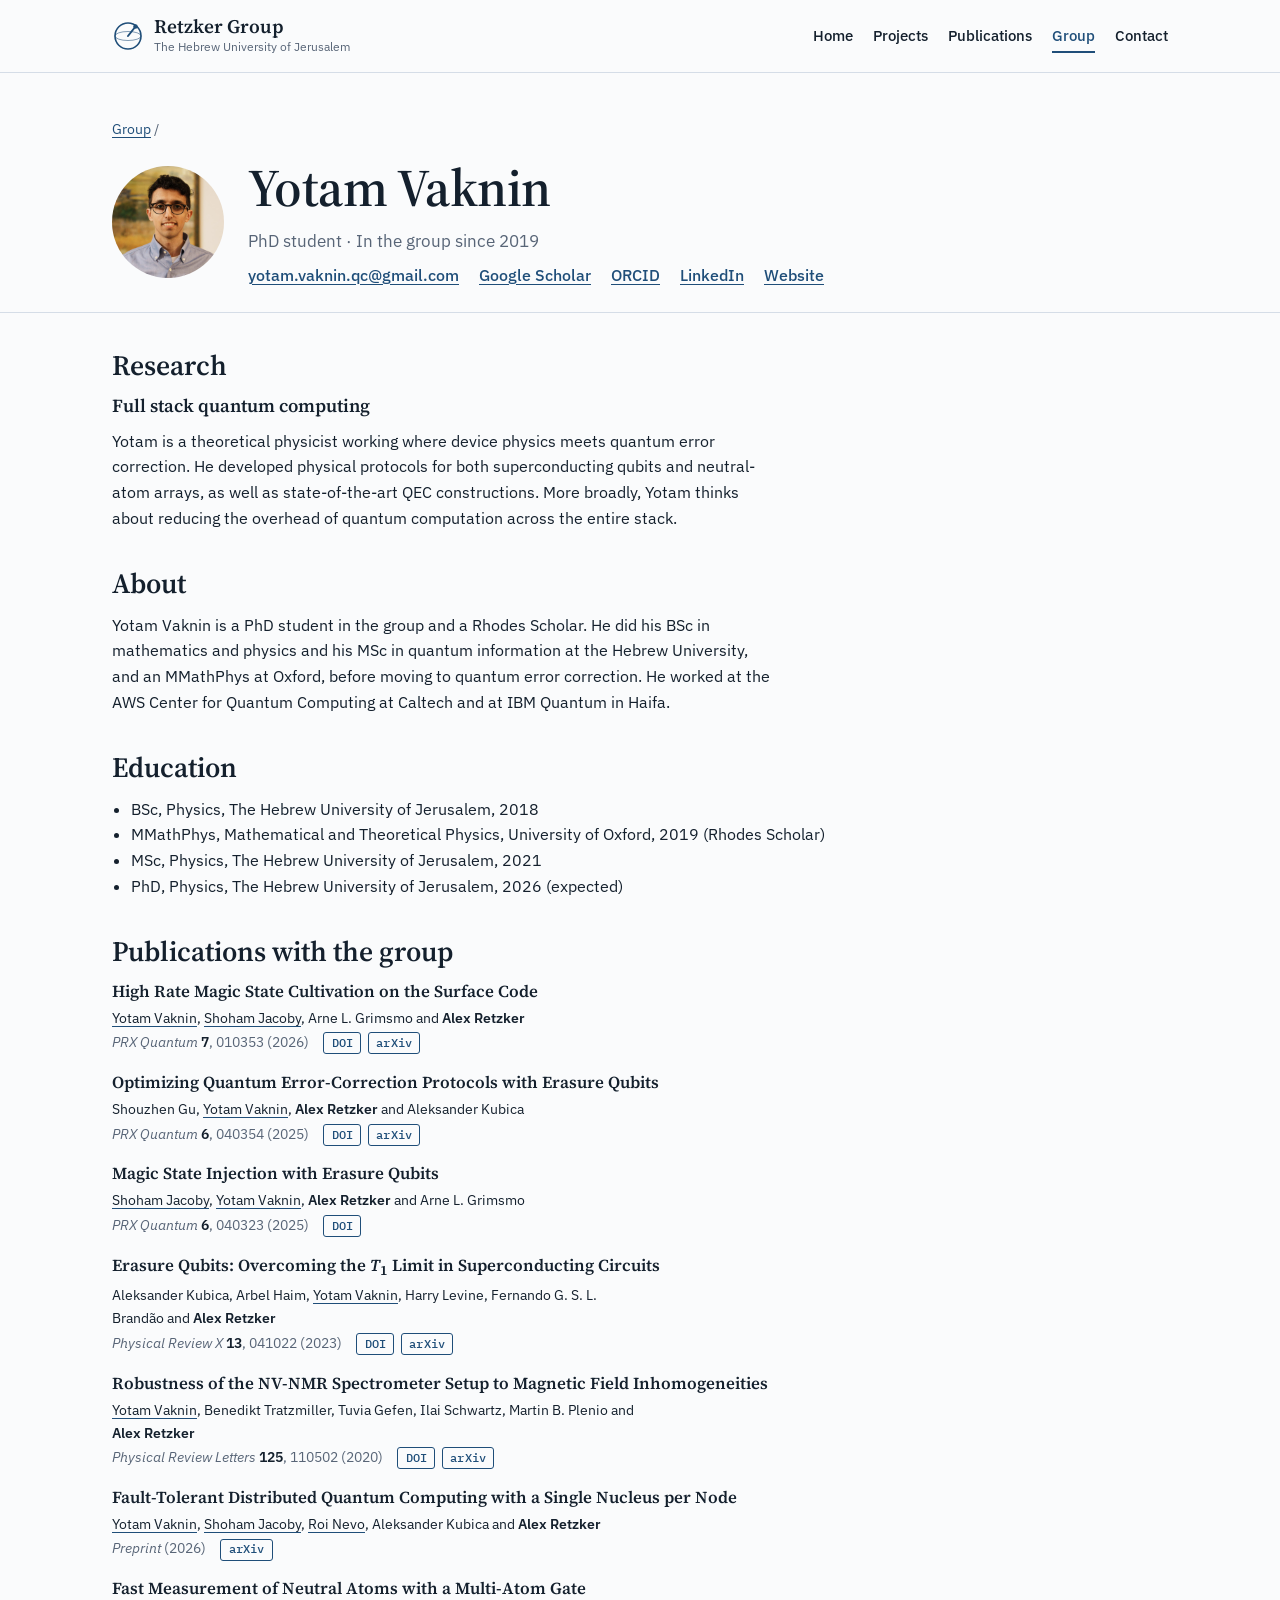
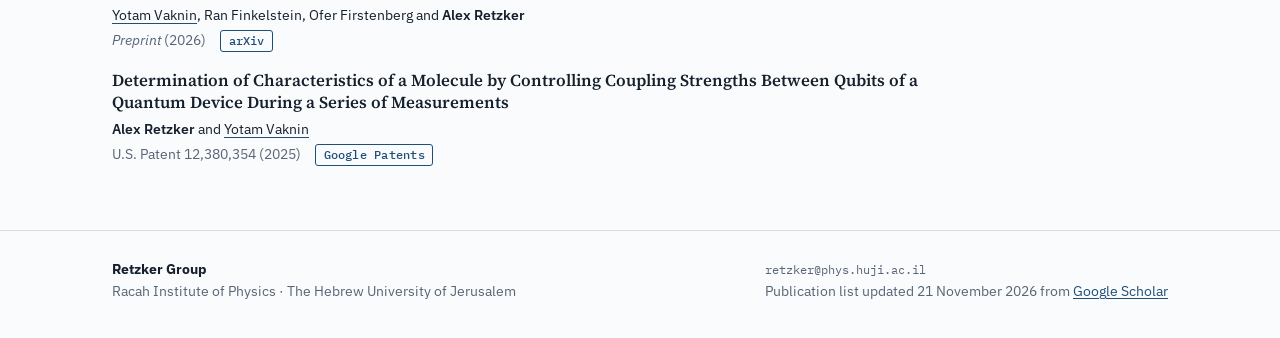
<file: group/yotam-vaknin.html>
<!doctype html>
<html lang="en">
<head>
<meta charset="utf-8">
<meta name="viewport" content="width=device-width, initial-scale=1, viewport-fit=cover">
<title>Yotam Vaknin &#183; Retzker Group</title>
<meta name="claude:viewport-fit-sides" content="cover">
<meta name="description" content="Yotam Vaknin, Retzker Group">
<link rel="preconnect" href="https://fonts.googleapis.com">
<link rel="preconnect" href="https://fonts.gstatic.com" crossorigin>
<link rel="stylesheet" href="https://fonts.googleapis.com/css2?family=IBM+Plex+Mono:wght@400;500&family=IBM+Plex+Sans:ital,wght@0,400;0,500;0,600;1,400&family=Source+Serif+4:opsz,wght@8..60,500;8..60,600&display=swap">
<link rel="stylesheet" href="../assets/style.css?v=994333ea">
</head>
<body>
<header class="site-head"><div class="wrap head-row"><a class="brand" href="../index.html"><svg class="mark" viewBox="0 0 32 32" aria-hidden="true"><circle cx="16" cy="16" r="13" fill="none" stroke="currentColor" stroke-width="1.6"/><ellipse cx="16" cy="16" rx="13" ry="4.5" fill="none" stroke="currentColor" stroke-width="1" opacity=".55"/><line x1="16" y1="16" x2="23.5" y2="6.5" stroke="currentColor" stroke-width="2" stroke-linecap="round"/><circle cx="23.5" cy="6.5" r="2.2" fill="currentColor"/></svg><span><b>Retzker Group</b><small>The Hebrew University of Jerusalem</small></span></a><nav class="nav" aria-label="Main"><a href="../index.html">Home</a><a href="../projects.html">Projects</a><a href="../publications.html">Publications</a><a href="../group.html" aria-current="page">Group</a><a href="../contact.html">Contact</a></nav></div></header>
<main id="main"><section class="page-head"><div class="wrap"><p class="crumbs"><a href="../group.html">Group</a> /</p><div class="m-head"><img class="avatar avatar-lg" src="../assets/people/yotamvaknin.jpg" alt="Yotam Vaknin"><div><h1>Yotam Vaknin</h1><p class="m-role">PhD student &#183; In the group since 2019</p><p class="m-links"><a href="mailto:yotam.vaknin.qc@gmail.com">yotam.vaknin.qc@gmail.com</a><a href="https://scholar.google.com/citations?user=PGrMgV0AAAAJ&amp;hl=en">Google Scholar</a><a href="https://orcid.org/0000-0002-3916-1819">ORCID</a><a href="https://www.linkedin.com/in/yotam-vaknin-730063104/">LinkedIn</a><a href="https://yotamvaknin.github.io/">Website</a></p></div></div></div></section><div class="wrap m-body"><section class="m-sec"><h2>Research</h2><h3>Full stack quantum computing</h3><p>Yotam is a theoretical physicist working where device physics meets quantum error correction. He developed physical protocols for both superconducting qubits and neutral-atom arrays, as well as state-of-the-art QEC constructions. More broadly, Yotam thinks about reducing the overhead of quantum computation across the entire stack.</p></section><section class="m-sec"><h2>About</h2><p>Yotam Vaknin is a PhD student in the group and a Rhodes Scholar. He did his BSc in mathematics and physics and his MSc in quantum information at the Hebrew University, and an MMathPhys at Oxford, before moving to quantum error correction. He worked at the AWS Center for Quantum Computing at Caltech and at IBM Quantum in Haifa.</p></section><section class="m-sec"><h2>Education</h2><ul class="edu"><li>BSc, Physics, The Hebrew University of Jerusalem, 2018</li><li>MMathPhys, Mathematical and Theoretical Physics, University of Oxford, 2019 (Rhodes Scholar)</li><li>MSc, Physics, The Hebrew University of Jerusalem, 2021</li><li>PhD, Physics, The Hebrew University of Jerusalem, 2026 (expected)</li></ul></section><section class="m-sec"><h2>Publications with the group</h2><ol class="pubs pubs-compact"><li class="pub" data-kind="article" data-search="high rate magic state cultivation on the surface code prx quantum 7, 010353 (2026) yotam vaknin shoham jacoby arne l. grimsmo alex retzker"><div class="pub-body"><a class="pub-title" href="https://doi.org/10.1103/p8tw-6kq9">High Rate Magic State Cultivation on the Surface Code</a><p class="pub-authors"><a class="member-link" href="../group/yotam-vaknin.html">Yotam Vaknin</a>, <a class="member-link" href="../group/shoham-jacoby.html">Shoham Jacoby</a>, Arne L. Grimsmo and <b>Alex Retzker</b></p><p class="pub-venue"><span><em>PRX Quantum</em> <strong>7</strong>, 010353 (2026)</span><span class="pub-links"><a class="chip-link" href="https://doi.org/10.1103/p8tw-6kq9">DOI</a><a class="chip-link" href="https://arxiv.org/abs/2502.01743">arXiv</a></span></p></div></li><li class="pub" data-kind="article" data-search="optimizing quantum error-correction protocols with erasure qubits prx quantum 6, 040354 (2025) shouzhen gu yotam vaknin alex retzker aleksander kubica"><div class="pub-body"><a class="pub-title" href="https://doi.org/10.1103/985g-58gd">Optimizing Quantum Error-Correction Protocols with Erasure Qubits</a><p class="pub-authors">Shouzhen Gu, <a class="member-link" href="../group/yotam-vaknin.html">Yotam Vaknin</a>, <b>Alex Retzker</b> and Aleksander Kubica</p><p class="pub-venue"><span><em>PRX Quantum</em> <strong>6</strong>, 040354 (2025)</span><span class="pub-links"><a class="chip-link" href="https://doi.org/10.1103/985g-58gd">DOI</a><a class="chip-link" href="https://arxiv.org/abs/2408.00829">arXiv</a></span></p></div></li><li class="pub" data-kind="article" data-search="magic state injection with erasure qubits prx quantum 6, 040323 (2025) shoham jacoby yotam vaknin alex retzker arne l. grimsmo"><div class="pub-body"><a class="pub-title" href="https://doi.org/10.1103/5q1v-ry3y">Magic State Injection with Erasure Qubits</a><p class="pub-authors"><a class="member-link" href="../group/shoham-jacoby.html">Shoham Jacoby</a>, <a class="member-link" href="../group/yotam-vaknin.html">Yotam Vaknin</a>, <b>Alex Retzker</b> and Arne L. Grimsmo</p><p class="pub-venue"><span><em>PRX Quantum</em> <strong>6</strong>, 040323 (2025)</span><span class="pub-links"><a class="chip-link" href="https://doi.org/10.1103/5q1v-ry3y">DOI</a></span></p></div></li><li class="pub" data-kind="article" data-search="erasure qubits: overcoming the t1 limit in superconducting circuits physical review x 13, 041022 (2023) aleksander kubica arbel haim yotam vaknin harry levine fernando g. s. l. brand&#227;o alex retzker"><div class="pub-body"><a class="pub-title" href="https://doi.org/10.1103/physrevx.13.041022">Erasure Qubits: Overcoming the <em>T</em><sub>1</sub> Limit in Superconducting Circuits</a><p class="pub-authors">Aleksander Kubica, Arbel Haim, <a class="member-link" href="../group/yotam-vaknin.html">Yotam Vaknin</a>, Harry Levine, Fernando G. S. L. Brand&#227;o and <b>Alex Retzker</b></p><p class="pub-venue"><span><em>Physical Review X</em> <strong>13</strong>, 041022 (2023)</span><span class="pub-links"><a class="chip-link" href="https://doi.org/10.1103/physrevx.13.041022">DOI</a><a class="chip-link" href="https://arxiv.org/abs/2208.05461">arXiv</a></span></p></div></li><li class="pub" data-kind="article" data-search="robustness of the nv-nmr spectrometer setup to magnetic field inhomogeneities physical review letters 125, 110502 (2020) yotam vaknin benedikt tratzmiller tuvia gefen ilai schwartz martin b. plenio alex retzker"><div class="pub-body"><a class="pub-title" href="https://doi.org/10.1103/physrevlett.125.110502">Robustness of the NV-NMR Spectrometer Setup to Magnetic Field Inhomogeneities</a><p class="pub-authors"><a class="member-link" href="../group/yotam-vaknin.html">Yotam Vaknin</a>, Benedikt Tratzmiller, Tuvia Gefen, Ilai Schwartz, Martin B. Plenio and <b>Alex Retzker</b></p><p class="pub-venue"><span><em>Physical Review Letters</em> <strong>125</strong>, 110502 (2020)</span><span class="pub-links"><a class="chip-link" href="https://doi.org/10.1103/physrevlett.125.110502">DOI</a><a class="chip-link" href="https://arxiv.org/abs/2002.10852">arXiv</a></span></p></div></li><li class="pub" data-kind="preprint" data-search="fault-tolerant distributed quantum computing with a single nucleus per node preprint (2026) yotam vaknin shoham jacoby roi nevo aleksander kubica alex retzker"><div class="pub-body"><a class="pub-title" href="https://arxiv.org/abs/2607.24907">Fault-Tolerant Distributed Quantum Computing with a Single Nucleus per Node</a><p class="pub-authors"><a class="member-link" href="../group/yotam-vaknin.html">Yotam Vaknin</a>, <a class="member-link" href="../group/shoham-jacoby.html">Shoham Jacoby</a>, <a class="member-link" href="../group/roi-nevo.html">Roi Nevo</a>, Aleksander Kubica and <b>Alex Retzker</b></p><p class="pub-venue"><span><em>Preprint</em> (2026)</span><span class="pub-links"><a class="chip-link" href="https://arxiv.org/abs/2607.24907">arXiv</a></span></p></div></li><li class="pub" data-kind="preprint" data-search="fast measurement of neutral atoms with a multi-atom gate preprint (2026) yotam vaknin ran finkelstein ofer firstenberg alex retzker"><div class="pub-body"><a class="pub-title" href="https://arxiv.org/abs/2604.13158">Fast Measurement of Neutral Atoms with a Multi-Atom Gate</a><p class="pub-authors"><a class="member-link" href="../group/yotam-vaknin.html">Yotam Vaknin</a>, Ran Finkelstein, Ofer Firstenberg and <b>Alex Retzker</b></p><p class="pub-venue"><span><em>Preprint</em> (2026)</span><span class="pub-links"><a class="chip-link" href="https://arxiv.org/abs/2604.13158">arXiv</a></span></p></div></li><li class="pub" data-kind="patent" data-search="determination of characteristics of a molecule by controlling coupling strengths between qubits of a quantum device during a series of measurements u.s. patent 12,380,354 (2025) alex retzker yotam vaknin"><div class="pub-body"><a class="pub-title" href="https://patents.google.com/patent/US12380354B1/en">Determination of Characteristics of a Molecule by Controlling Coupling Strengths Between Qubits of a Quantum Device During a Series of Measurements</a><p class="pub-authors"><b>Alex Retzker</b> and <a class="member-link" href="../group/yotam-vaknin.html">Yotam Vaknin</a></p><p class="pub-venue"><span>U.S. Patent 12,380,354 (2025)</span><span class="pub-links"><a class="chip-link" href="https://patents.google.com/patent/US12380354B1/en">Google Patents</a></span></p></div></li></ol></section></div></main>
<footer class="site-foot"><div class="wrap foot-row"><div><b>Retzker Group</b><br>Racah Institute of Physics &#183; The Hebrew University of Jerusalem</div><div><span class="mono">retzker@phys.huji.ac.il</span><br>Publication list updated 21 November 2026 from <a href="https://scholar.google.com/citations?user=L9YvPXkAAAAJ&amp;hl=en">Google Scholar</a></div></div></footer>
<script src="../assets/site.js?v=994333ea"></script>
</body>
</html>
</file>
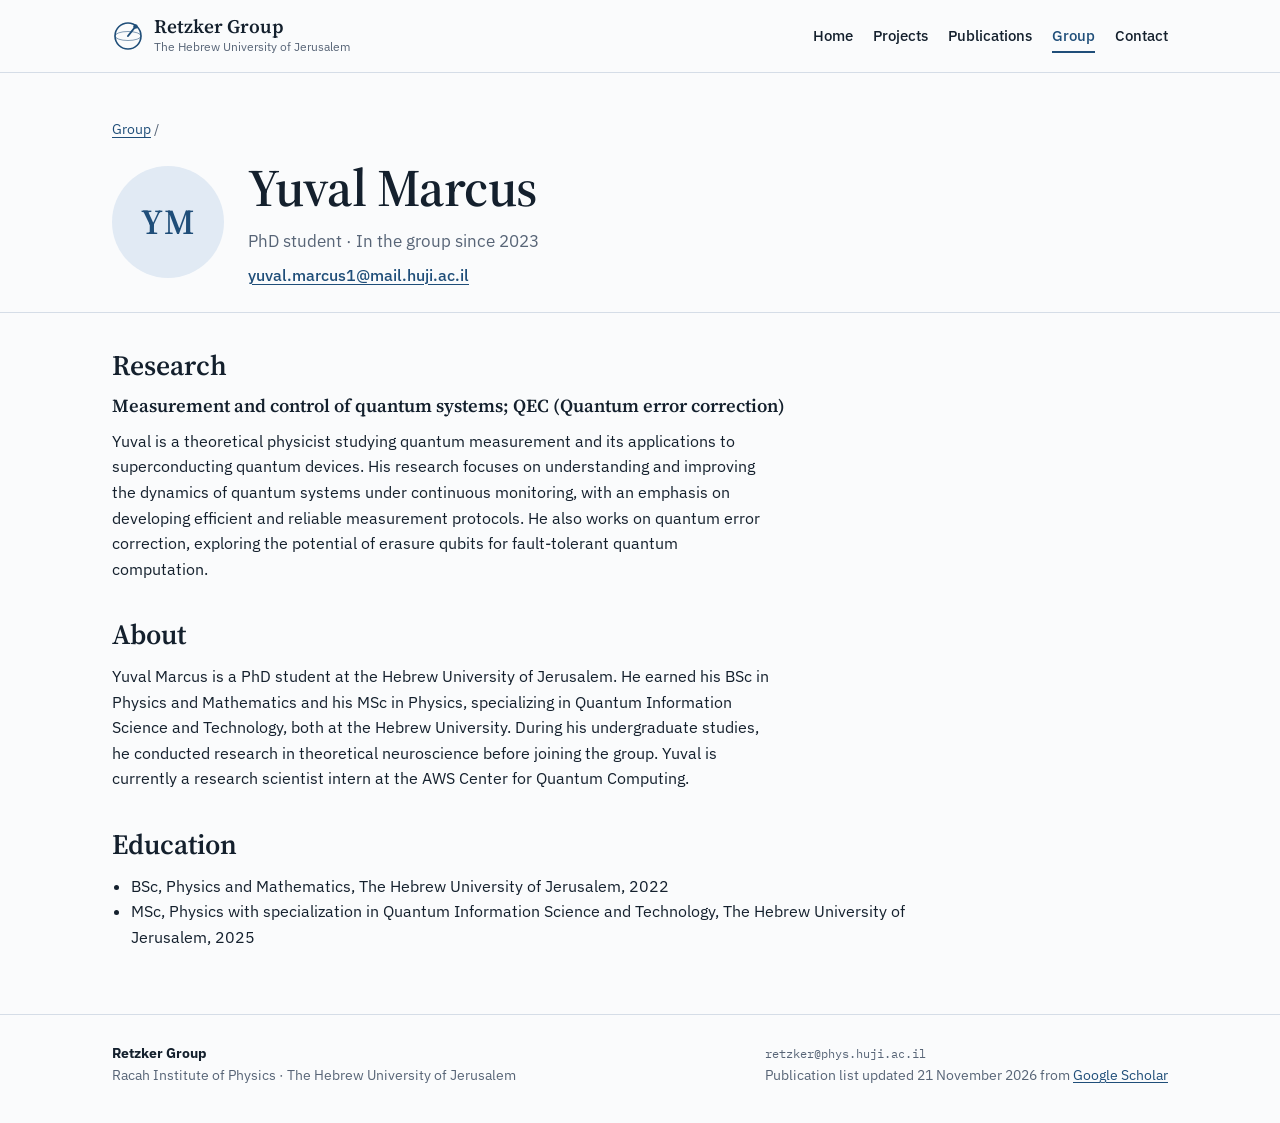
<file: group/yuval-marcus.html>
<!doctype html>
<html lang="en">
<head>
<meta charset="utf-8">
<meta name="viewport" content="width=device-width, initial-scale=1, viewport-fit=cover">
<title>Yuval Marcus &#183; Retzker Group</title>
<meta name="claude:viewport-fit-sides" content="cover">
<meta name="description" content="Yuval Marcus, Retzker Group">
<link rel="preconnect" href="https://fonts.googleapis.com">
<link rel="preconnect" href="https://fonts.gstatic.com" crossorigin>
<link rel="stylesheet" href="https://fonts.googleapis.com/css2?family=IBM+Plex+Mono:wght@400;500&family=IBM+Plex+Sans:ital,wght@0,400;0,500;0,600;1,400&family=Source+Serif+4:opsz,wght@8..60,500;8..60,600&display=swap">
<link rel="stylesheet" href="../assets/style.css?v=994333ea">
</head>
<body>
<header class="site-head"><div class="wrap head-row"><a class="brand" href="../index.html"><svg class="mark" viewBox="0 0 32 32" aria-hidden="true"><circle cx="16" cy="16" r="13" fill="none" stroke="currentColor" stroke-width="1.6"/><ellipse cx="16" cy="16" rx="13" ry="4.5" fill="none" stroke="currentColor" stroke-width="1" opacity=".55"/><line x1="16" y1="16" x2="23.5" y2="6.5" stroke="currentColor" stroke-width="2" stroke-linecap="round"/><circle cx="23.5" cy="6.5" r="2.2" fill="currentColor"/></svg><span><b>Retzker Group</b><small>The Hebrew University of Jerusalem</small></span></a><nav class="nav" aria-label="Main"><a href="../index.html">Home</a><a href="../projects.html">Projects</a><a href="../publications.html">Publications</a><a href="../group.html" aria-current="page">Group</a><a href="../contact.html">Contact</a></nav></div></header>
<main id="main"><section class="page-head"><div class="wrap"><p class="crumbs"><a href="../group.html">Group</a> /</p><div class="m-head"><span class="avatar avatar-lg mono-avatar" aria-hidden="true">YM</span><div><h1>Yuval Marcus</h1><p class="m-role">PhD student &#183; In the group since 2023</p><p class="m-links"><a href="mailto:yuval.marcus1@mail.huji.ac.il">yuval.marcus1@mail.huji.ac.il</a></p></div></div></div></section><div class="wrap m-body"><section class="m-sec"><h2>Research</h2><h3>Measurement and control of quantum systems; QEC (Quantum error correction)</h3><p>Yuval is a theoretical physicist studying quantum measurement and its applications to superconducting quantum devices. His research focuses on understanding and improving the dynamics of quantum systems under continuous monitoring, with an emphasis on developing efficient and reliable measurement protocols. He also works on quantum error correction, exploring the potential of erasure qubits for fault-tolerant quantum computation.</p></section><section class="m-sec"><h2>About</h2><p>Yuval Marcus is a PhD student at the Hebrew University of Jerusalem. He earned his BSc in Physics and Mathematics and his MSc in Physics, specializing in Quantum Information Science and Technology, both at the Hebrew University. During his undergraduate studies, he conducted research in theoretical neuroscience before joining the group. Yuval is currently a research scientist intern at the AWS Center for Quantum Computing.</p></section><section class="m-sec"><h2>Education</h2><ul class="edu"><li>BSc, Physics and Mathematics, The Hebrew University of Jerusalem, 2022</li><li>MSc, Physics with specialization in Quantum Information Science and Technology, The Hebrew University of Jerusalem, 2025</li></ul></section></div></main>
<footer class="site-foot"><div class="wrap foot-row"><div><b>Retzker Group</b><br>Racah Institute of Physics &#183; The Hebrew University of Jerusalem</div><div><span class="mono">retzker@phys.huji.ac.il</span><br>Publication list updated 21 November 2026 from <a href="https://scholar.google.com/citations?user=L9YvPXkAAAAJ&amp;hl=en">Google Scholar</a></div></div></footer>
<script src="../assets/site.js?v=994333ea"></script>
</body>
</html>
</file>
<file: assets/style.css>
/* Retzker Group website
   Layout: one 70rem left-aligned column; publications keep the label gutter of the printed list.
   Ink blue from the PDF publication list, slightly blue-biased neutrals, serif display + Plex text. */
:root {
  --bg: #fafbfc;
  --surface: #eef2f6;
  --fg: #14202d;
  --muted: #586577;
  --rule: #d5dde7;
  --accent: #1f4e79;
  --accent-soft: #e1eaf4;
  --on-accent: #ffffff;
  --hint: #f3f0e6;
  --hint-rule: #cfc6a8;
  --display: "Source Serif 4", "Iowan Old Style", Palatino, Georgia, serif;
  --text: "IBM Plex Sans", system-ui, -apple-system, "Segoe UI", Roboto, sans-serif;
  --mono: "IBM Plex Mono", ui-monospace, SFMono-Regular, Menlo, monospace;
  --measure: 66ch;
}
@media (prefers-color-scheme: dark) {
  :root:not([data-theme="light"]) {
    --bg: #0d1520; --surface: #142030; --fg: #e2e8ef; --muted: #96a4b5; --rule: #24344a;
    --accent: #8fb9e6; --accent-soft: #1a2c43; --on-accent: #0d1520; --hint: #2a2717; --hint-rule: #6b6236;
    color-scheme: dark;
  }
}
:root[data-theme="dark"] {
  --bg: #0d1520; --surface: #142030; --fg: #e2e8ef; --muted: #96a4b5; --rule: #24344a;
  --accent: #8fb9e6; --accent-soft: #1a2c43; --on-accent: #0d1520; --hint: #2a2717; --hint-rule: #6b6236;
  color-scheme: dark;
}

*, *::before, *::after { box-sizing: border-box; }
html { -webkit-text-size-adjust: 100%; }
body {
  margin: 0; background: var(--bg); color: var(--fg);
  font: 400 1rem/1.6 var(--text);
}
a { color: var(--accent); text-underline-offset: 0.18em; text-decoration-thickness: 1px; }
a:hover { text-decoration-thickness: 2px; }
:focus-visible { outline: 2px solid var(--accent); outline-offset: 2px; border-radius: 2px; }
h1, h2, h3 { font-family: var(--display); font-weight: 600; line-height: 1.2; text-wrap: balance; margin: 0; }
h1 { font-size: clamp(2.1rem, 4.6vw, 3.3rem); letter-spacing: -0.01em; }
h2 { font-size: clamp(1.4rem, 2.6vw, 1.75rem); }
h3 { font-size: 1.15rem; }
p { margin: 0; }
.sr { position: absolute; width: 1px; height: 1px; overflow: hidden; clip: rect(0 0 0 0); white-space: nowrap; }
.mono { font-family: var(--mono); font-size: 0.85em; }
.eyebrow {
  font-family: var(--mono); font-size: 0.74rem; letter-spacing: 0.08em; text-transform: uppercase; color: var(--muted);
}
.fine { font-size: 0.82rem; color: var(--muted); }

.wrap {
  max-width: 70rem; margin-inline: auto;
  padding-left: max(16px, env(safe-area-inset-left, 0px));
  padding-right: max(16px, env(safe-area-inset-right, 0px));
}
@media (min-width: 720px) {
  .wrap { padding-left: max(32px, env(safe-area-inset-left, 0px)); padding-right: max(32px, env(safe-area-inset-right, 0px)); }
}

/* header + footer */
.site-head { border-bottom: 1px solid var(--rule); }
.head-row { display: flex; flex-wrap: wrap; align-items: center; justify-content: space-between; gap: 0.75rem 2rem; padding-block: 1rem; }
.brand { display: flex; align-items: center; gap: 0.65rem; color: var(--fg); text-decoration: none; }
.brand .mark { width: 2rem; height: 2rem; color: var(--accent); flex: none; }
.brand b { display: block; font-family: var(--display); font-size: 1.2rem; font-weight: 600; line-height: 1.1; }
.brand small { display: block; font-size: 0.75rem; color: var(--muted); }
.nav { display: flex; flex-wrap: wrap; gap: 0.25rem 1.25rem; }
.nav a { color: var(--fg); text-decoration: none; font-weight: 500; font-size: 0.95rem; padding-block: 0.25rem; border-bottom: 2px solid transparent; }
.nav a:hover { color: var(--accent); }
.nav a[aria-current="page"] { color: var(--accent); border-bottom-color: var(--accent); }
@media (max-width: 440px) { .nav { gap: 0.25rem 0.85rem; } .nav a { font-size: 0.9rem; } }
.site-foot { border-top: 1px solid var(--rule); margin-top: 4rem; font-size: 0.85rem; color: var(--muted); }
.foot-row { display: flex; flex-wrap: wrap; justify-content: space-between; gap: 1rem 3rem; padding-block: 1.75rem 2.25rem; }
.site-foot b { color: var(--fg); }

/* buttons */
.btn {
  display: inline-flex; align-items: center; gap: 0.4rem; padding: 0.55rem 1.1rem; border-radius: 4px;
  background: var(--accent); color: var(--on-accent); font-weight: 500; text-decoration: none; border: 1px solid var(--accent);
}
.btn:hover { filter: brightness(1.08); }
.btn-quiet { background: transparent; color: var(--accent); }
.btn-quiet:hover { background: var(--accent-soft); filter: none; }

/* home */
.hero { border-bottom: 1px solid var(--rule); }
.hero-grid { display: grid; grid-template-columns: minmax(0, 1.15fr) minmax(0, 1fr); gap: 2.5rem; align-items: center; padding-block: 3.5rem 3rem; }
.hero-text { display: grid; gap: 1rem; min-width: 0; }
.lead { font-family: var(--display); font-size: clamp(1.3rem, 2.4vw, 1.6rem); line-height: 1.35; color: var(--accent); max-width: 30ch; }
.hero-sub { max-width: var(--measure); color: var(--fg); }
.hero-actions { display: flex; flex-wrap: wrap; gap: 0.75rem; margin-top: 0.5rem; }
@media (min-width: 761px) { .hero-grid:has(.hero-fig) { grid-template-columns: minmax(0, 1fr) minmax(0, 1.2fr); } }
.hero-fig { margin: 0; display: grid; gap: 0.5rem; min-width: 0; }
.hero-fig a { display: block; border-radius: 6px; overflow: hidden; background: #000; }
.hero-fig.mat-light a { background: #ffffff; border: 1px solid var(--rule); padding: 0.6rem; }
.hero-fig.mat-light a:hover { border-color: var(--accent); }
.hero-fig img { width: 100%; height: auto; display: block; }
.hero-fig.mat-light img { border: 0; }
.hero-fig figcaption { font-size: 0.78rem; color: var(--muted); }
.trace { margin: 0; display: grid; gap: 0.4rem; min-width: 0; }
.trace canvas { width: 100%; height: auto; aspect-ratio: 16 / 9; max-width: 100%; display: block; }
.trace figcaption { font-family: var(--mono); font-size: 0.72rem; color: var(--muted); }
@media (max-width: 760px) {
  .hero-grid { grid-template-columns: 1fr; padding-block: 2.25rem 2rem; gap: 1.5rem; }
}

.band { padding-block: 2.75rem 0; }
.band > .wrap > h2, .h2-row { margin-bottom: 1.25rem; }
.h2-row { display: flex; flex-wrap: wrap; align-items: baseline; justify-content: space-between; gap: 0.5rem 1rem; }
.h2-row h2 { margin: 0; }

.stats { display: grid; grid-template-columns: repeat(5, minmax(0, 1fr)); gap: 1rem; margin: 0 0 0.6rem; }
.stats div { display: flex; flex-direction: column-reverse; justify-content: flex-end; gap: 0.15rem; border-top: 2px solid var(--accent); padding-top: 0.6rem; }
.stats dt { font-family: var(--mono); font-size: 0.7rem; letter-spacing: 0.07em; text-transform: uppercase; color: var(--muted); }
.stats dd { margin: 0; font-family: var(--display); font-size: clamp(1.5rem, 3vw, 2rem); font-weight: 600; color: var(--accent); font-variant-numeric: tabular-nums; line-height: 1.1; }
@media (max-width: 640px) { .stats { grid-template-columns: repeat(3, minmax(0, 1fr)); } }

.areas { display: grid; grid-template-columns: repeat(3, minmax(0, 1fr)); gap: 2rem; }
.area { display: grid; gap: 0.6rem; align-content: start; border-top: 1px solid var(--rule); padding-top: 1rem; }
.area p { color: var(--fg); }
.tags { display: flex; flex-wrap: wrap; gap: 0.4rem; }
.tags span { font-family: var(--mono); font-size: 0.72rem; color: var(--accent); background: var(--accent-soft); padding: 0.15rem 0.5rem; border-radius: 3px; }
.areas-minor { grid-template-columns: repeat(2, minmax(0, 1fr)); margin-top: 2.25rem; }
.features { display: grid; grid-template-columns: repeat(2, minmax(0, 1fr)); gap: 1.25rem; }
.feature { display: grid; align-content: start; border: 1px solid var(--rule); border-radius: 6px; overflow: hidden; background: var(--surface); min-width: 0; }
.feature > img { width: 100%; aspect-ratio: 16 / 8; object-fit: cover; display: block; background: #000; border-bottom: 1px solid var(--rule); }
.feature-body { display: grid; gap: 0.6rem; padding: 1.25rem 1.35rem 1.4rem; }
.feature-body h3 { font-size: 1.45rem; }
.feature-body .more { font-weight: 500; }
.feature-wide { grid-column: 1 / -1; grid-template-columns: minmax(0, 1.25fr) minmax(0, 1fr); align-items: stretch; }
.feature-wide .feature-body { align-content: center; }
.feature-fig { margin: 0; display: grid; align-content: center; gap: 0.6rem; padding: 1rem 1rem 0.85rem; background: #ffffff; border-right: 1px solid var(--rule); }
.feature-fig img { width: 100%; height: auto; display: block; }
.feature-fig figcaption { font-size: 0.78rem; line-height: 1.45; color: #4a5566; }
.feature-reverse { grid-template-columns: minmax(0, 1fr) minmax(0, 1.25fr); }
.feature-reverse .feature-fig { order: 2; border-right: 0; border-left: 1px solid var(--rule); }
@media (max-width: 760px) { .areas, .areas-minor, .features { grid-template-columns: 1fr; gap: 1.25rem; }
  .feature-wide { grid-template-columns: 1fr; } .feature-fig { border-right: 0; border-bottom: 1px solid var(--rule); }
  .feature-reverse .feature-fig { order: 0; border-left: 0; } }

.teasers { display: grid; grid-template-columns: repeat(2, minmax(0, 1fr)); gap: 1rem; }
.proj-teaser {
  display: grid; align-content: start; border: 1px solid var(--rule); border-radius: 6px; overflow: hidden;
  color: var(--fg); text-decoration: none; background: var(--surface);
}
.teaser-img { width: 100%; aspect-ratio: 16 / 7; object-fit: cover; display: block; background: #fff; border-bottom: 1px solid var(--rule); }
.teaser-body { position: relative; display: grid; align-content: start; gap: 0.35rem; padding: 1.1rem 3rem 1.25rem 1.25rem; }
.proj-teaser b { font-family: var(--display); font-size: 1.25rem; font-weight: 600; }
.proj-teaser .arrow { position: absolute; right: 1.1rem; top: 1rem; color: var(--accent); font-size: 1.2rem; }
.proj-teaser:hover { border-color: var(--accent); }
@media (max-width: 640px) { .teasers { grid-template-columns: 1fr; } }

.funders { list-style: none; margin: 0; padding: 0; display: flex; flex-wrap: wrap; gap: 0.5rem 2rem; color: var(--muted); }
.funders li { font-weight: 500; }

/* page heads */
.page-head { padding-block: 2.75rem 1.5rem; border-bottom: 1px solid var(--rule); }
.page-head .wrap { display: grid; gap: 1rem; }
.lead-sm { font-size: 1.08rem; max-width: var(--measure); }
.jump { display: flex; flex-wrap: wrap; gap: 0.5rem 1.5rem; font-weight: 500; }
.crumbs { font-size: 0.9rem; color: var(--muted); }

/* publications */
.pubs { list-style: none; margin: 0; padding: 0; display: grid; gap: 1.1rem; }
.pub { display: grid; grid-template-columns: 3.4rem minmax(0, 1fr); gap: 0 0.75rem; }
.pubs-compact .pub, .band .pub { grid-template-columns: minmax(0, 1fr); }
.pub-label { font-family: var(--mono); font-size: 0.74rem; color: var(--muted); padding-top: 0.2rem; }
.pub-body { min-width: 0; display: grid; gap: 0.15rem; }
.pub-title { font-family: var(--display); font-weight: 600; font-size: 1.05rem; line-height: 1.35; color: var(--fg); text-decoration: none; }
.pub-title:hover { color: var(--accent); text-decoration: underline; text-decoration-thickness: 1px; }
.pub-authors { font-size: 0.9rem; color: var(--fg); }
.pub-authors b { font-weight: 600; }
.member-link { color: inherit; text-decoration: underline; text-decoration-color: var(--accent); }
.pub-venue { font-size: 0.88rem; color: var(--muted); display: flex; flex-wrap: wrap; align-items: baseline; gap: 0.25rem 0.9rem; }
.pub-venue strong { color: var(--fg); font-weight: 600; }
.pub-links { display: inline-flex; flex-wrap: wrap; gap: 0.4rem; }
.chip-link {
  font-family: var(--mono); font-size: 0.72rem; font-weight: 500; letter-spacing: 0.02em; text-decoration: none;
  color: var(--accent); border: 1px solid var(--accent); border-radius: 3px; padding: 0.05rem 0.45rem;
}
.chip-link:hover { background: var(--accent); color: var(--on-accent); }
.pub-tools { display: flex; flex-wrap: wrap; align-items: center; gap: 0.75rem 1rem; }
.filters { display: flex; flex-wrap: wrap; gap: 0.4rem; }
.filter {
  font: 500 0.88rem var(--text); color: var(--fg); background: transparent; border: 1px solid var(--rule);
  border-radius: 999px; padding: 0.35rem 0.85rem; cursor: pointer;
}
.filter span { font-family: var(--mono); font-size: 0.75rem; color: var(--muted); margin-left: 0.2rem; }
.filter[aria-pressed="true"] { background: var(--accent); border-color: var(--accent); color: var(--on-accent); }
.filter[aria-pressed="true"] span { color: inherit; opacity: 0.8; }
.search { flex: 1 1 16rem; min-width: 0; }
.search input {
  width: 100%; font: 400 0.95rem var(--text); color: var(--fg); background: var(--bg);
  border: 1px solid var(--rule); border-radius: 4px; padding: 0.5rem 0.75rem;
}
.search input:focus { border-color: var(--accent); outline: none; box-shadow: 0 0 0 3px var(--accent-soft); }
.pub-page { display: grid; gap: 2.5rem; padding-top: 2rem; }
.pub-section { display: grid; gap: 1.25rem; }
.year-group { display: grid; gap: 1rem; }
.year { font-family: var(--mono); font-size: 0.85rem; font-weight: 500; color: var(--accent); display: flex; align-items: center; gap: 0.75rem; }
.year::after { content: ""; flex: 1; height: 1px; background: var(--rule); }
.empty { color: var(--muted); }
@media (max-width: 560px) {
  .pub { grid-template-columns: minmax(0, 1fr); }
  .pub-label { padding-top: 0; }
}

/* projects */
.project { padding-block: 3rem 0.5rem; }
.project + .project { border-top: 1px solid var(--rule); margin-top: 2.5rem; }
.project-head { display: grid; gap: 0.75rem; margin-bottom: 2rem; }
.project-head h2 { font-size: clamp(1.7rem, 3.4vw, 2.3rem); }
.ext { font-weight: 500; }
.theme { display: grid; grid-template-columns: minmax(0, 18rem) minmax(0, 1fr); gap: 0.75rem 2.5rem; padding-block: 1.5rem; border-top: 1px solid var(--rule); }
.theme h3 { color: var(--accent); }
.theme-body { display: grid; gap: 1rem; min-width: 0; }
.theme-body > p { max-width: var(--measure); }
.points { display: grid; grid-template-columns: repeat(2, minmax(0, 1fr)); gap: 0.75rem 1.5rem; margin: 0; max-width: 46rem; }
@media (max-width: 560px) { .points { grid-template-columns: minmax(0, 1fr); } }
.points div { border-left: 2px solid var(--accent); padding-left: 0.75rem; display: grid; gap: 0.15rem; align-content: start; }
.points dt { font-family: var(--mono); font-size: 0.74rem; letter-spacing: 0.06em; text-transform: uppercase; color: var(--accent); }
.points dd { margin: 0; font-size: 0.92rem; }
@media (max-width: 760px) {
  .theme { grid-template-columns: minmax(0, 1fr); }
}
/* pictures: dark mats so slide graphics and photos sit the same way in both themes */
.banner { margin: 0 0 2rem; display: grid; gap: 0.45rem; }
.banner img { width: 100%; height: auto; max-height: 26rem; object-fit: cover; display: block; border-radius: 6px; background: #000; }
figcaption { font-size: 0.8rem; color: var(--muted); max-width: var(--measure); }
.gallery { display: grid; grid-template-columns: repeat(2, minmax(0, 1fr)); gap: 1.25rem 1rem; max-width: 52rem; }
.gallery figure { margin: 0; display: grid; gap: 0.45rem; align-content: start; min-width: 0; }
.gallery .fig-full { grid-column: 1 / -1; }
.gallery img { width: 100%; height: auto; display: block; border-radius: 4px; background: #000; }
.gallery .fig-half img { aspect-ratio: 4 / 3; }
.gallery .fit-cover img { object-fit: cover; }
.gallery .fit-contain img { object-fit: contain; }
.mat-light img { background: #ffffff; border: 1px solid var(--rule); }
@media (max-width: 560px) { .gallery { grid-template-columns: minmax(0, 1fr); } }

/* group */
.band-first { padding-top: 2.25rem; }
.pi { display: flex; flex-wrap: wrap; align-items: center; gap: 1.5rem; }
.pi > div { display: grid; gap: 0.4rem; min-width: 0; flex: 1 1 18rem; }
.pi-links { display: flex; flex-wrap: wrap; gap: 0.4rem 1.25rem; font-weight: 500; }
.avatar { width: 4.5rem; height: 4.5rem; border-radius: 50%; object-fit: cover; flex: none; }
.avatar-lg { width: 7rem; height: 7rem; }
.mono-avatar {
  display: inline-grid; place-items: center; background: var(--accent-soft); color: var(--accent);
  font-family: var(--display); font-weight: 600; font-size: 1.5rem; letter-spacing: 0.02em;
}
.avatar-lg.mono-avatar { font-size: 2.2rem; }
.people { display: grid; grid-template-columns: repeat(auto-fill, minmax(15rem, 1fr)); gap: 1rem; }
.person {
  display: flex; align-items: center; gap: 1rem; padding: 1rem; border: 1px solid var(--rule); border-radius: 6px;
  color: var(--fg); text-decoration: none; background: var(--bg);
}
.person:hover { border-color: var(--accent); }
.person-text { display: grid; gap: 0.1rem; min-width: 0; }
.person-text b { font-family: var(--display); font-size: 1.1rem; font-weight: 600; }
.person-text span { font-size: 0.88rem; color: var(--muted); }
.person-text .topic { color: var(--fg); }
.alumni { display: grid; grid-template-columns: repeat(2, minmax(0, 1fr)); gap: 1.25rem 2.5rem; }
.alumni-group { display: grid; gap: 0.35rem; border-top: 1px solid var(--rule); padding-top: 0.75rem; }
.alumni-group h3 { font-family: var(--mono); font-size: 0.74rem; font-weight: 500; letter-spacing: 0.08em; text-transform: uppercase; color: var(--muted); }
@media (max-width: 640px) { .alumni { grid-template-columns: 1fr; } }

/* member page */
.m-head { display: flex; flex-wrap: wrap; align-items: center; gap: 1.5rem; }
.m-head > div { display: grid; gap: 0.5rem; min-width: 0; flex: 1 1 16rem; }
.m-role { color: var(--muted); font-size: 1.05rem; }
.m-links { display: flex; flex-wrap: wrap; gap: 0.4rem 1.25rem; font-weight: 500; }
.m-body { display: grid; gap: 2.25rem; padding-top: 2.25rem; }
.m-sec { display: grid; gap: 0.75rem; max-width: 52rem; }
.m-sec p { max-width: var(--measure); }
.edu { margin: 0; padding-left: 1.2rem; }

/* contact */
.contact { display: grid; grid-template-columns: repeat(3, minmax(0, 1fr)); gap: 2rem; padding-top: 2.25rem; }
.contact section { display: grid; gap: 0.75rem; align-content: start; min-width: 0; }
.contact address { font-style: normal; }
.email { font-family: var(--mono); font-size: 0.95rem; overflow-wrap: anywhere; }
@media (max-width: 760px) { .contact { grid-template-columns: 1fr; } }

/* preview-only hints for fields members still have to fill in */
.hint {
  border: 1px dashed var(--hint-rule); background: var(--hint); color: var(--fg); border-radius: 4px;
  padding: 0.75rem 1rem; font-size: 0.9rem; max-width: var(--measure);
}
.todo { display: inline-block; border: 1px dashed var(--hint-rule); background: var(--hint); border-radius: 3px; padding: 0 0.4rem; font-size: 0.85em; color: var(--muted); }

@media (prefers-reduced-motion: reduce) { * { transition: none !important; animation: none !important; } }
.avatar-pi { width: 9rem; height: 9rem; object-position: 50% 30%; }
.avatar-pi.mono-avatar { font-size: 2.6rem; }
</file>
